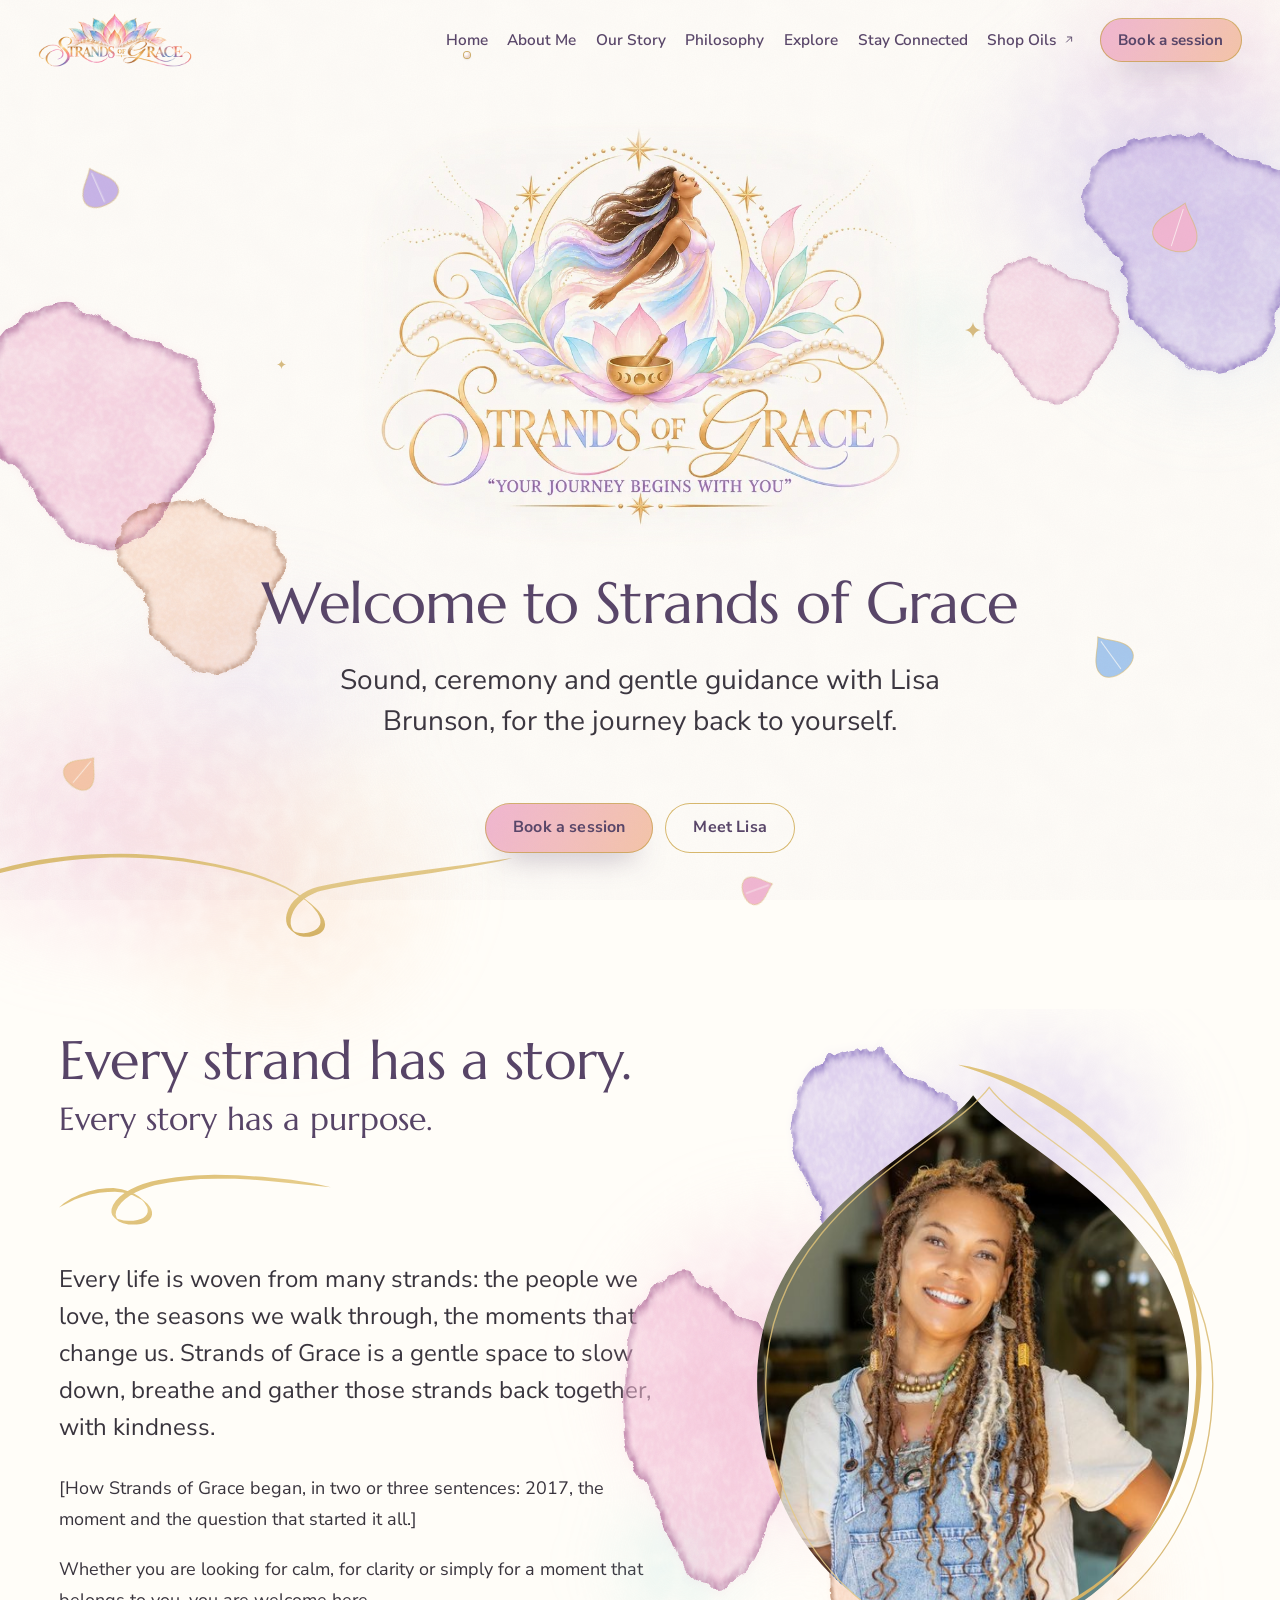
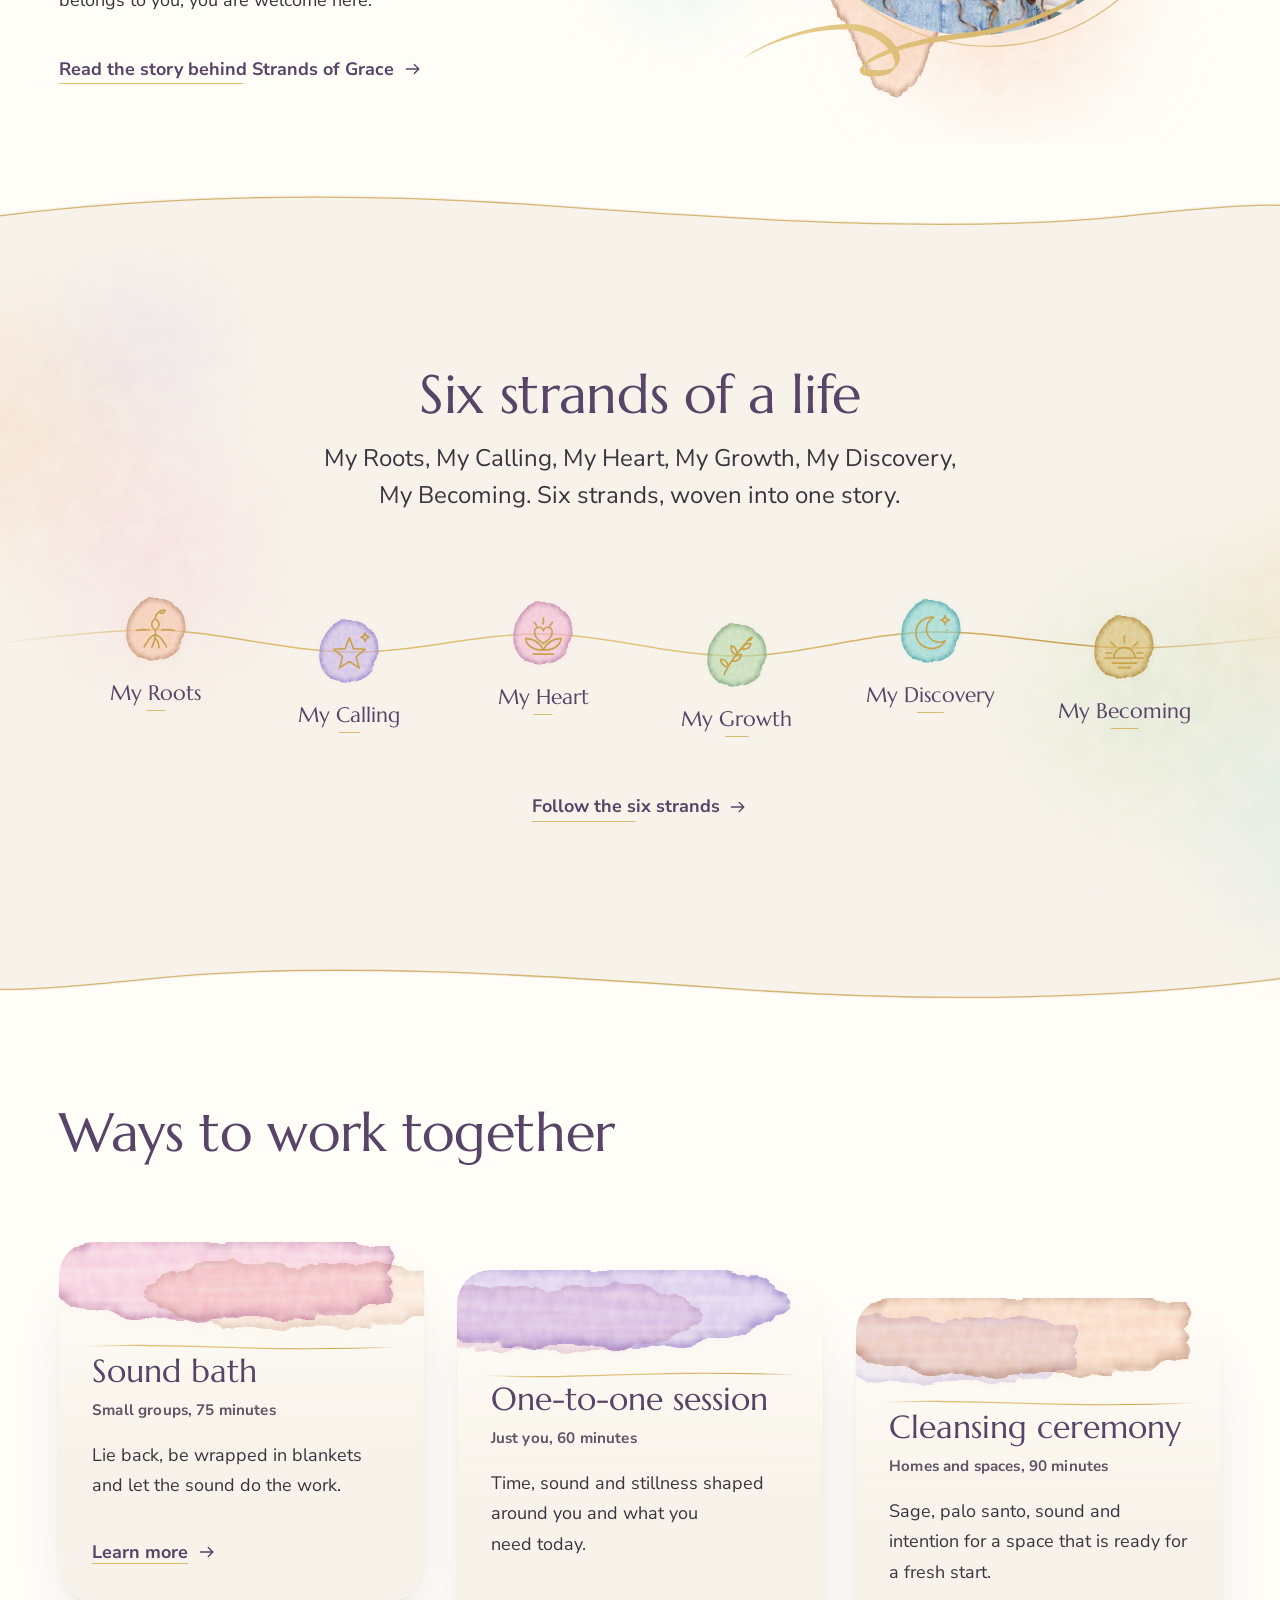
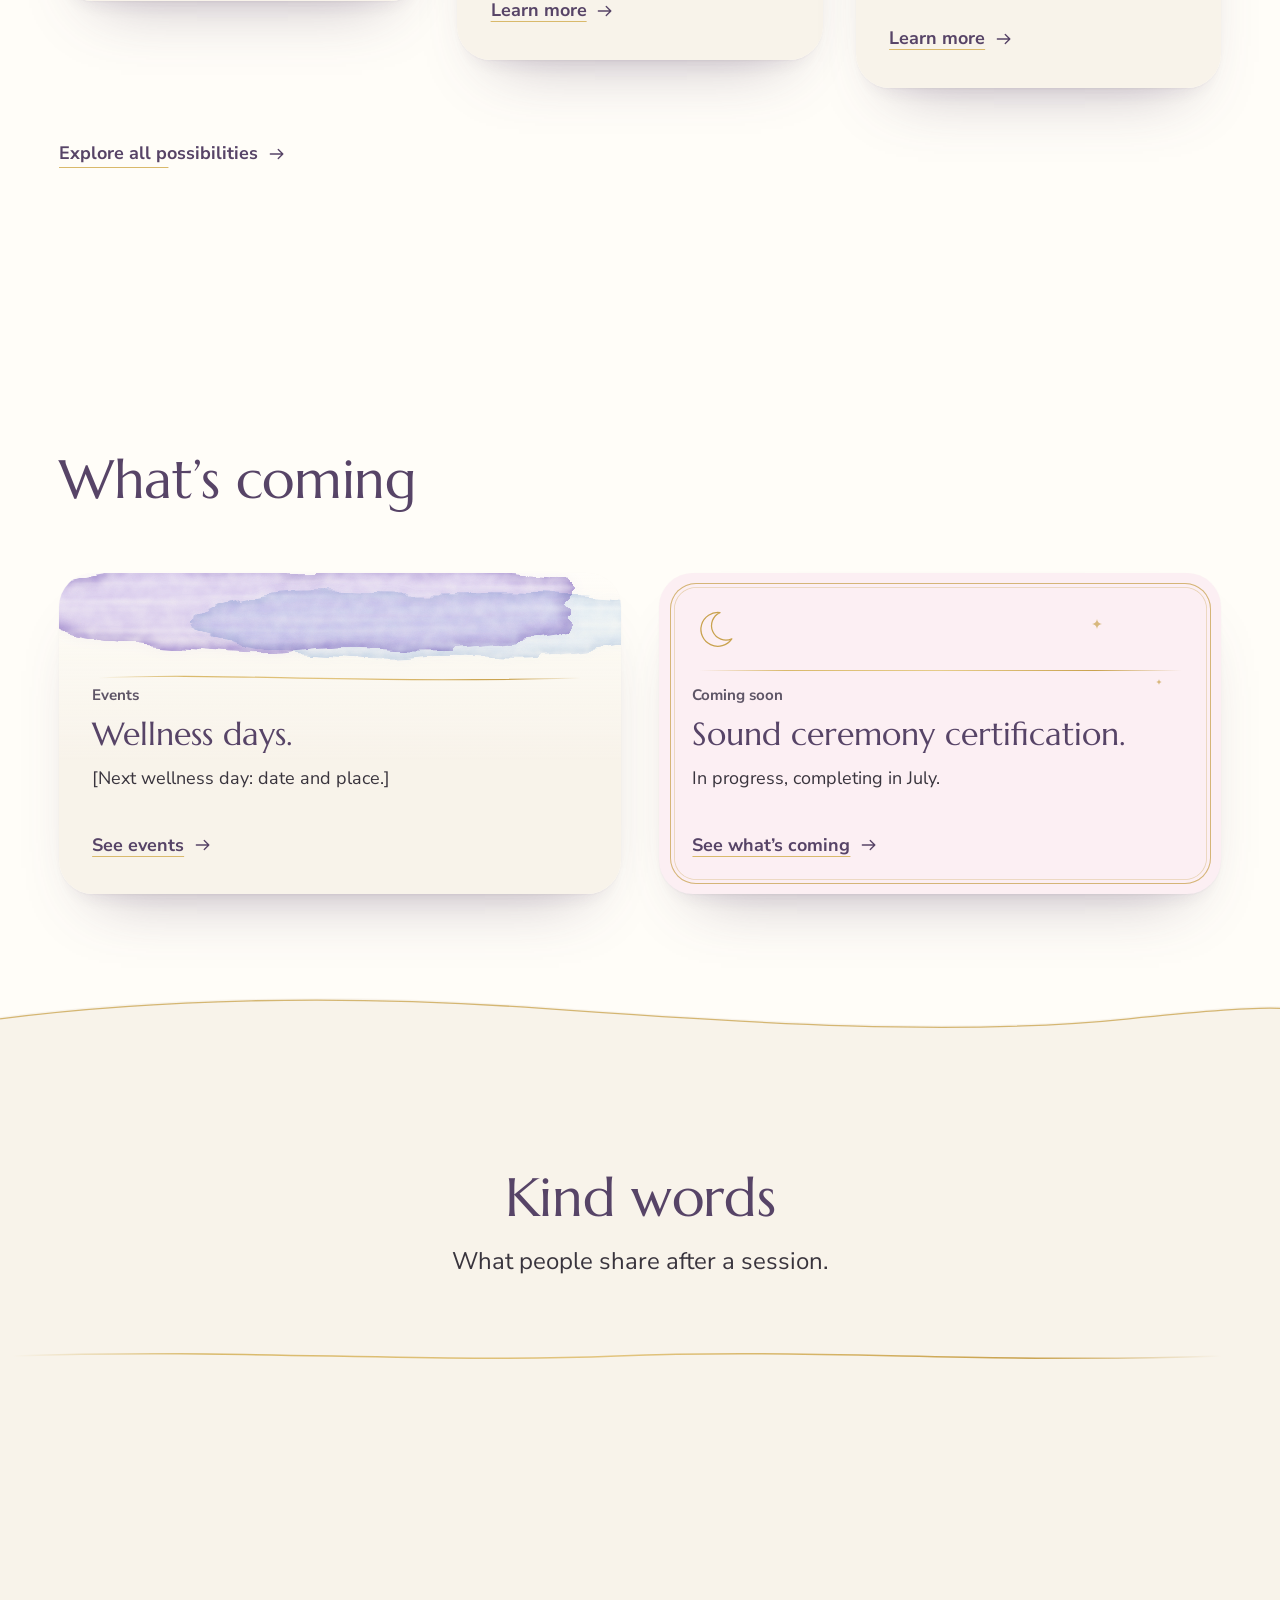
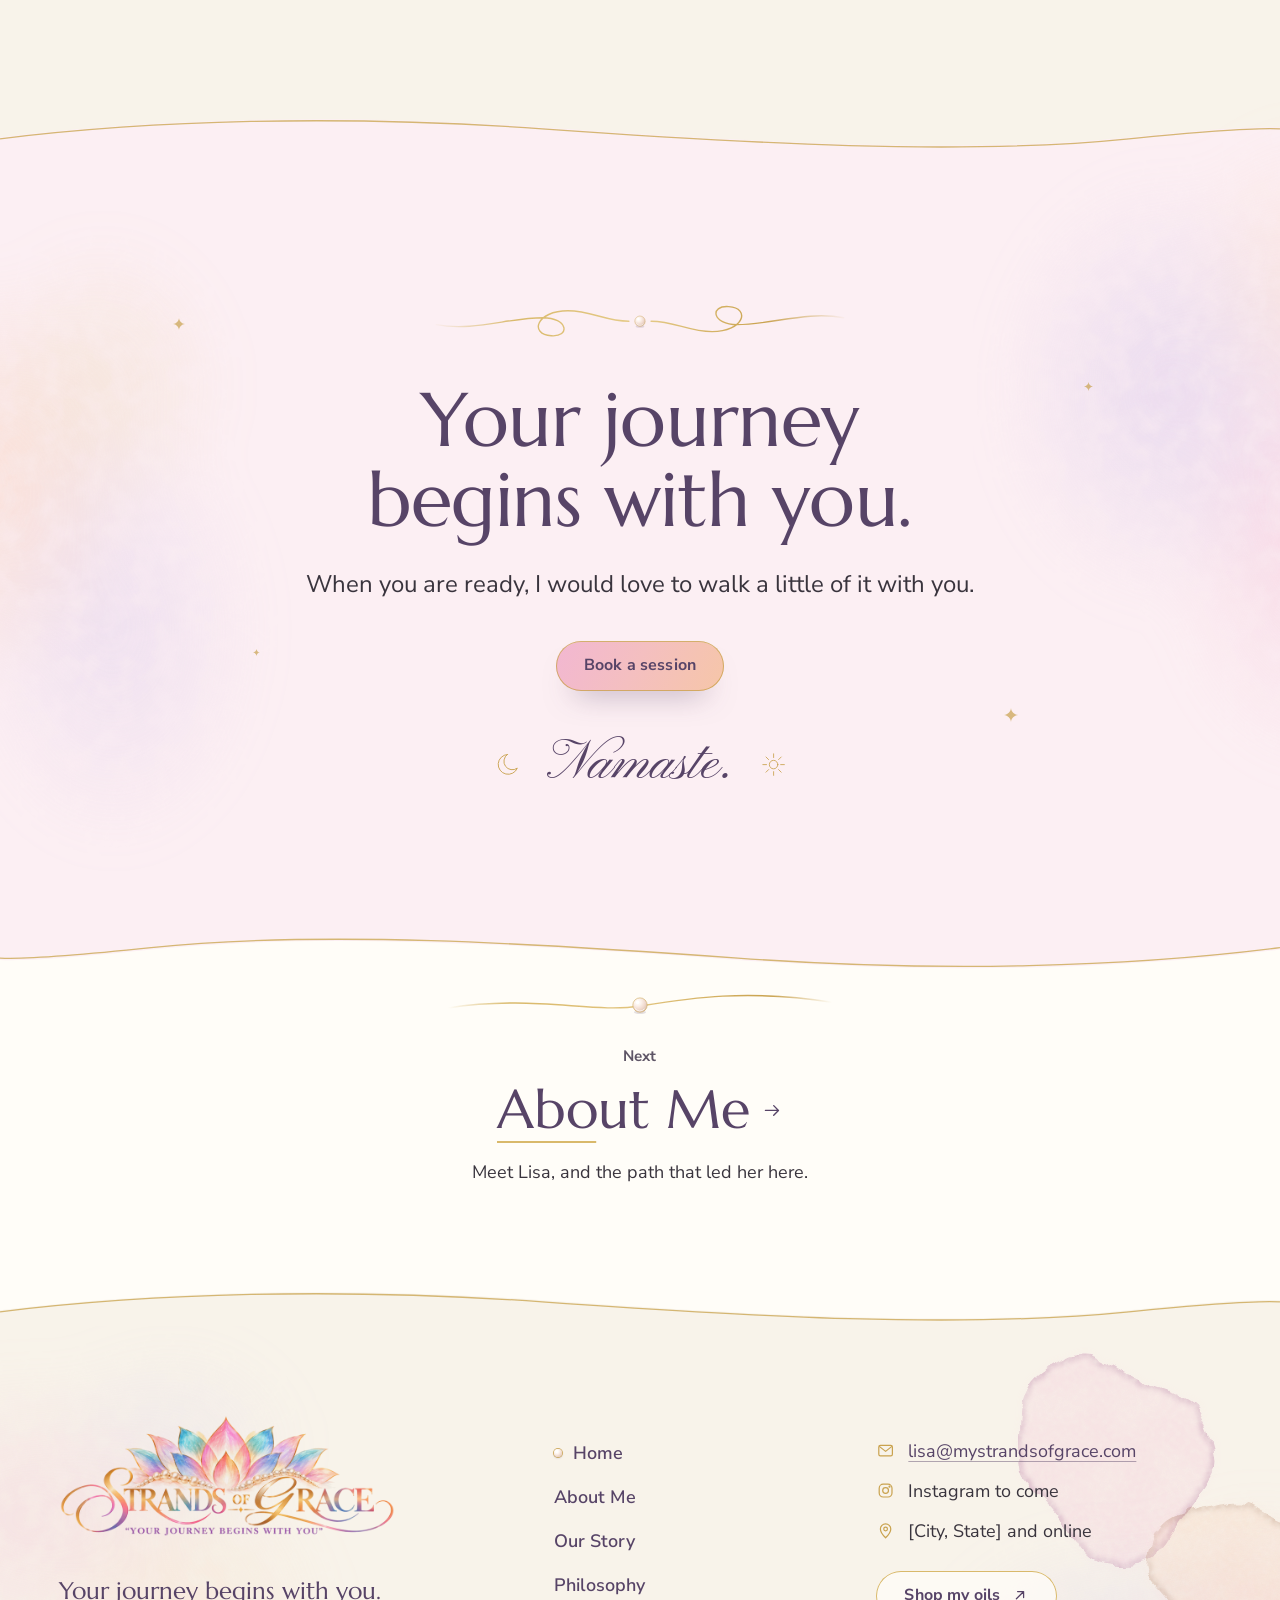
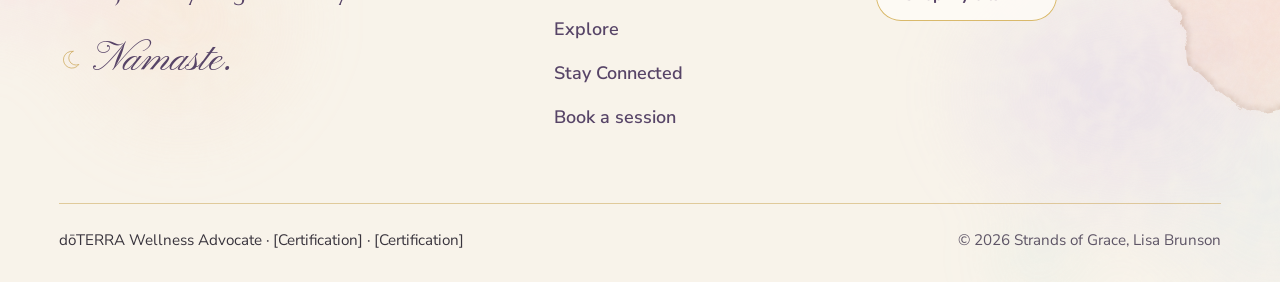
<file: index.html>
<!doctype html>
<html lang="en">
<head>
<meta charset="utf-8">
<meta name="viewport" content="width=device-width, initial-scale=1">
<title>Strands of Grace</title>
<meta name="description" content="Strands of Grace with Lisa Brunson: sound, ceremony and gentle guidance for the journey back to yourself.">
<link rel="canonical" href="https://www.mystrandsofgrace.com/">
<meta property="og:title" content="Strands of Grace">
<meta property="og:description" content="Strands of Grace with Lisa Brunson: sound, ceremony and gentle guidance for the journey back to yourself.">
<meta property="og:type" content="website">
<meta property="og:site_name" content="Strands of Grace">
<meta property="og:image" content="https://www.mystrandsofgrace.com/assets/brand/og-image.jpg">
<meta property="og:image:width" content="1200">
<meta property="og:image:height" content="630">
<meta property="og:image:alt" content="The Strands of Grace logo: a watercolour lotus with a strand of pearls">
<meta name="twitter:card" content="summary_large_image">
<meta name="theme-color" content="#FFFDF8">
<link rel="icon" type="image/png" sizes="32x32" href="assets/brand/favicon-32.png">
<link rel="icon" type="image/png" sizes="192x192" href="assets/brand/icon-192.png">
<link rel="apple-touch-icon" href="assets/brand/apple-touch-icon.png">
<link rel="preconnect" href="https://fonts.googleapis.com">
<link rel="preconnect" href="https://fonts.gstatic.com" crossorigin>
<link rel="stylesheet" href="https://fonts.googleapis.com/css2?family=Marcellus&family=Nunito+Sans:ital,opsz,wght@0,6..12,300..700;1,6..12,300..700&family=Pinyon+Script&display=swap">
<link rel="preload" as="image" href="assets/brand/emblem.webp" imagesrcset="assets/brand/emblem-900.webp 900w, assets/brand/emblem.webp 1448w" imagesizes="(min-width: 48em) 40rem, 92vw" fetchpriority="high">
<link rel="stylesheet" href="css/theme.css">
<link rel="stylesheet" href="css/site.css">
<script>
/* Before anything paints: mark that scripts run, and apply the previews
   (?ink=charcoal|plum for heading colour, ?tagline=1|2 for the story line,
   ?strands=tree|arches|pearls for the six strands on About Me).
   A choice in the address is remembered for the visit (sessionStorage). */
(function (c) {
  c.add('js');
  var q = null, s = null;
  try { q = new URLSearchParams(location.search); } catch (e) {}
  try { s = window.sessionStorage; } catch (e) {}
  var pick = function (key, allowed) {
    var v = q && q.get(key);
    if (allowed.indexOf(v) !== -1) { try { s.setItem('sog-' + key, v); } catch (e) {} return v; }
    try { return s.getItem('sog-' + key); } catch (e) { return null; }
  };
  if (pick('ink', ['plum', 'charcoal']) === 'charcoal') c.add('ink-charcoal');
  if (pick('tagline', ['1', '2']) === '2') c.add('tagline-2');
  var strands = pick('strands', ['tree', 'arches', 'pearls']);
  if (strands === 'arches' || strands === 'pearls') c.add('strands-' + strands);
})(document.documentElement.classList);
</script>
<script src="js/site.js" defer></script>
</head>
<body>
<a class="skip-link" href="#main">Skip to content</a>

<!-- Shared drawing kit: petal mask, watercolour filters, washes, strokes, drops, swashes, pearls, bottles.
     The same on every page: change every copy. -->
<svg class="defs" width="0" height="0" aria-hidden="true" focusable="false">
  <defs>
    <linearGradient id="g-gold" x1="0" y1="0" x2="1" y2="1">
      <stop offset="0" stop-color="#D9B96B"/>
      <stop offset=".5" stop-color="#E6CC8A"/>
      <stop offset="1" stop-color="#C9A24E"/>
    </linearGradient>
    <linearGradient id="g-gold-h" x1="0" y1="0" x2="600" y2="0" gradientUnits="userSpaceOnUse">
      <stop offset="0" stop-color="#D9B96B" stop-opacity="0"/>
      <stop offset=".2" stop-color="#D9B96B"/>
      <stop offset=".5" stop-color="#E6CC8A"/>
      <stop offset=".8" stop-color="#C9A24E"/>
      <stop offset="1" stop-color="#C9A24E" stop-opacity="0"/>
    </linearGradient>
    <linearGradient id="g-gold-fade" x1="0" y1="0" x2="1" y2="0">
      <stop offset="0" stop-color="#D9B96B" stop-opacity="0"/>
      <stop offset=".16" stop-color="#D9B96B"/>
      <stop offset=".5" stop-color="#E2C47E"/>
      <stop offset=".84" stop-color="#C9A24E"/>
      <stop offset="1" stop-color="#C9A24E" stop-opacity="0"/>
    </linearGradient>
    <linearGradient id="g-gold-v" x1="0" y1="0" x2="0" y2="1">
      <stop offset="0" stop-color="#D9B96B" stop-opacity="0"/>
      <stop offset=".05" stop-color="#D9B96B"/>
      <stop offset=".5" stop-color="#E2C47E"/>
      <stop offset=".95" stop-color="#C9A24E"/>
      <stop offset="1" stop-color="#C9A24E" stop-opacity="0"/>
    </linearGradient>
    <radialGradient id="g-pearl" cx=".34" cy=".3" r=".8">
      <stop offset="0" stop-color="#FFFFFF"/>
      <stop offset=".28" stop-color="#FDF3ED"/>
      <stop offset=".62" stop-color="#F1DBD0"/>
      <stop offset="1" stop-color="#D8BBA8"/>
    </radialGradient>
    <clipPath id="clip-petal" clipPathUnits="objectBoundingBox">
      <path d="M.5 0C.41 .1 0 .22 0 .53C0 .8 .225 1 .5 1C.775 1 1 .8 1 .53C1 .22 .59 .1 .5 0Z"/>
    </clipPath>
    <!-- Watercolour wash: a ragged wet edge, pigment pooled darker along the rim,
         a mottled granulated body and a soft bleed beyond the edge. -->
    <filter id="f-paint" x="-22%" y="-22%" width="144%" height="144%" color-interpolation-filters="sRGB">
      <feTurbulence type="fractalNoise" baseFrequency=".012" numOctaves="3" seed="7" result="warp"/>
      <feDisplacementMap in="SourceGraphic" in2="warp" scale="46" xChannelSelector="R" yChannelSelector="G" result="shape"/>
      <feMorphology in="shape" operator="erode" radius="11" result="core"/>
      <feGaussianBlur in="core" stdDeviation="9" result="coreSoft"/>
      <feComposite in="shape" in2="coreSoft" operator="arithmetic" k2="1" k3="-1" result="rimA"/>
      <feColorMatrix in="rimA" type="saturate" values="1.5" result="rimS"/>
      <feColorMatrix in="rimS" type="matrix" values=".74 0 0 0 0  0 .74 0 0 0  0 0 .78 0 0  0 0 0 .95 0" result="rim"/>
      <feComponentTransfer in="shape" result="bodyFlat"><feFuncA type="linear" slope=".52"/></feComponentTransfer>
      <feTurbulence type="fractalNoise" baseFrequency=".05" numOctaves="2" seed="3" result="gran"/>
      <feColorMatrix in="gran" type="matrix" values="0 0 0 0 0  0 0 0 0 0  0 0 0 0 0  0 0 0 -.85 1.3" result="granA"/>
      <feTurbulence type="fractalNoise" baseFrequency=".008" numOctaves="1" seed="11" result="mottle"/>
      <feColorMatrix in="mottle" type="matrix" values="0 0 0 0 0  0 0 0 0 0  0 0 0 0 0  0 0 0 -1 1.4" result="mottleA"/>
      <feComposite in="granA" in2="mottleA" operator="arithmetic" k1="1" result="texture"/>
      <feMerge result="paint"><feMergeNode in="bodyFlat"/><feMergeNode in="rim"/></feMerge>
      <feComposite in="paint" in2="texture" operator="in" result="textured"/>
      <feGaussianBlur in="shape" stdDeviation="14" result="bleedBlur"/>
      <feComponentTransfer in="bleedBlur" result="bleed"><feFuncA type="linear" slope=".16"/></feComponentTransfer>
      <feMerge><feMergeNode in="bleed"/><feMergeNode in="textured"/></feMerge>
    </filter>
    <!-- A loaded flat brush dragged across the paper: bristle streaks and a pooled lower edge. -->
    <filter id="f-stroke" x="-10%" y="-40%" width="120%" height="180%" color-interpolation-filters="sRGB">
      <feTurbulence type="fractalNoise" baseFrequency=".02 .05" numOctaves="3" seed="5" result="warp"/>
      <feDisplacementMap in="SourceGraphic" in2="warp" scale="22" xChannelSelector="R" yChannelSelector="G" result="shape"/>
      <feMorphology in="shape" operator="erode" radius="5" result="core"/>
      <feGaussianBlur in="core" stdDeviation="6" result="coreSoft"/>
      <feComposite in="shape" in2="coreSoft" operator="arithmetic" k2="1" k3="-1" result="rimA"/>
      <feColorMatrix in="rimA" type="saturate" values="1.45" result="rimS"/>
      <feColorMatrix in="rimS" type="matrix" values=".76 0 0 0 0  0 .76 0 0 0  0 0 .8 0 0  0 0 0 .9 0" result="rim"/>
      <feComponentTransfer in="shape" result="bodyFlat"><feFuncA type="linear" slope=".58"/></feComponentTransfer>
      <feTurbulence type="fractalNoise" baseFrequency=".004 .09" numOctaves="2" seed="2" result="streak"/>
      <feColorMatrix in="streak" type="matrix" values="0 0 0 0 0  0 0 0 0 0  0 0 0 0 0  0 0 0 -.9 1.35" result="streakA"/>
      <feTurbulence type="fractalNoise" baseFrequency=".06" numOctaves="2" seed="3" result="gran"/>
      <feColorMatrix in="gran" type="matrix" values="0 0 0 0 0  0 0 0 0 0  0 0 0 0 0  0 0 0 -.7 1.2" result="granA"/>
      <feComposite in="streakA" in2="granA" operator="arithmetic" k1="1" result="texture"/>
      <feMerge result="paint"><feMergeNode in="bodyFlat"/><feMergeNode in="rim"/></feMerge>
      <feComposite in="paint" in2="texture" operator="in" result="textured"/>
      <feGaussianBlur in="shape" stdDeviation="8" result="bleedBlur"/>
      <feComponentTransfer in="bleedBlur" result="bleed"><feFuncA type="linear" slope=".14"/></feComponentTransfer>
      <feMerge><feMergeNode in="bleed"/><feMergeNode in="textured"/></feMerge>
    </filter>
    <!-- Small drops: the same character at a small size (the seven colours, emblems, labels). -->
    <filter id="f-drop" x="-30%" y="-30%" width="160%" height="160%" color-interpolation-filters="sRGB">
      <feTurbulence type="fractalNoise" baseFrequency=".04" numOctaves="2" seed="5" result="warp"/>
      <feDisplacementMap in="SourceGraphic" in2="warp" scale="9" xChannelSelector="R" yChannelSelector="G" result="shape"/>
      <feMorphology in="shape" operator="erode" radius="2.2" result="core"/>
      <feGaussianBlur in="core" stdDeviation="2.4" result="coreSoft"/>
      <feComposite in="shape" in2="coreSoft" operator="arithmetic" k2="1" k3="-1" result="rimA"/>
      <feColorMatrix in="rimA" type="saturate" values="1.45" result="rimS"/>
      <feColorMatrix in="rimS" type="matrix" values=".76 0 0 0 0  0 .76 0 0 0  0 0 .8 0 0  0 0 0 .92 0" result="rim"/>
      <feComponentTransfer in="shape" result="bodyFlat"><feFuncA type="linear" slope=".6"/></feComponentTransfer>
      <feTurbulence type="fractalNoise" baseFrequency=".2" numOctaves="2" seed="3" result="gran"/>
      <feColorMatrix in="gran" type="matrix" values="0 0 0 0 0  0 0 0 0 0  0 0 0 0 0  0 0 0 -.7 1.22" result="granA"/>
      <feMerge result="paint"><feMergeNode in="bodyFlat"/><feMergeNode in="rim"/></feMerge>
      <feComposite in="paint" in2="granA" operator="in" result="textured"/>
      <feGaussianBlur in="shape" stdDeviation="4" result="bleedBlur"/>
      <feComponentTransfer in="bleedBlur" result="bleed"><feFuncA type="linear" slope=".18"/></feComponentTransfer>
      <feMerge><feMergeNode in="bleed"/><feMergeNode in="textured"/></feMerge>
    </filter>
    <!-- Fades for the washes: each mask keeps one side crisp and lets the other
         dissolve, like wet-in-wet paint. Named for the crisp side. -->
    <linearGradient id="g-fade-tl" x1="0" y1="0" x2="1" y2="1"><stop offset=".2" stop-color="#fff"/><stop offset=".55" stop-color="#fff" stop-opacity=".7"/><stop offset=".85" stop-color="#fff" stop-opacity=".1"/></linearGradient>
    <linearGradient id="g-fade-br" x1="1" y1="1" x2="0" y2="0"><stop offset=".2" stop-color="#fff"/><stop offset=".55" stop-color="#fff" stop-opacity=".7"/><stop offset=".85" stop-color="#fff" stop-opacity=".1"/></linearGradient>
    <linearGradient id="g-fade-bl" x1="0" y1="1" x2="1" y2="0"><stop offset=".2" stop-color="#fff"/><stop offset=".55" stop-color="#fff" stop-opacity=".7"/><stop offset=".85" stop-color="#fff" stop-opacity=".1"/></linearGradient>
    <linearGradient id="g-fade-tr" x1="1" y1="0" x2="0" y2="1"><stop offset=".2" stop-color="#fff"/><stop offset=".55" stop-color="#fff" stop-opacity=".7"/><stop offset=".85" stop-color="#fff" stop-opacity=".1"/></linearGradient>
    <mask id="m-fade-tl" maskContentUnits="objectBoundingBox" x="-.4" y="-.4" width="1.8" height="1.8"><rect x="-.4" y="-.4" width="1.8" height="1.8" fill="url(#g-fade-tl)"/></mask>
    <mask id="m-fade-br" maskContentUnits="objectBoundingBox" x="-.4" y="-.4" width="1.8" height="1.8"><rect x="-.4" y="-.4" width="1.8" height="1.8" fill="url(#g-fade-br)"/></mask>
    <mask id="m-fade-bl" maskContentUnits="objectBoundingBox" x="-.4" y="-.4" width="1.8" height="1.8"><rect x="-.4" y="-.4" width="1.8" height="1.8" fill="url(#g-fade-bl)"/></mask>
    <mask id="m-fade-tr" maskContentUnits="objectBoundingBox" x="-.4" y="-.4" width="1.8" height="1.8"><rect x="-.4" y="-.4" width="1.8" height="1.8" fill="url(#g-fade-tr)"/></mask>
    <!-- Wash silhouettes, painted with #f-paint. Layer two or three in different
         colours with class="mul" and new colours appear where they meet. -->
    <symbol id="s-wash-a" viewBox="0 0 1000 1000" overflow="visible"><path d="M838 377C883 494 832 477 772 627C711 776 760 824 637 876C513 928 472 886 361 799C249 712 327 723 265 586C204 448 120 461 156 339C191 218 244 211 384 181C524 150 486 178 623 237C759 296 793 260 838 377Z" fill="currentColor" filter="url(#f-paint)"/></symbol>
    <symbol id="s-wash-b" viewBox="0 0 1000 1000" overflow="visible"><path d="M914 573C892 671 785 623 661 692C537 760 623 768 500 800C377 832 347 872 249 799C152 726 157 680 175 557C193 435 249 509 309 390C370 271 278 244 377 162C476 79 533 54 640 115C747 176 652 228 734 365C816 502 936 475 914 573Z" fill="currentColor" filter="url(#f-paint)"/></symbol>
    <symbol id="s-wash-c" viewBox="0 0 1000 1000" overflow="visible"><path d="M746 672C657 802 651 841 521 839C392 838 413 785 315 668C216 551 193 597 194 450C195 303 196 240 319 177C442 114 456 172 606 241C755 309 774 277 817 407C859 536 834 542 746 672Z" fill="currentColor" filter="url(#f-paint)"/></symbol>
    <symbol id="s-stroke" viewBox="0 0 600 140" overflow="visible">
      <path d="M0 66C40 28 120 18 220 24C330 30 440 18 600 36L600 102C540 112 480 124 400 118C330 112 300 130 230 122C150 114 70 118 0 74Z" fill="currentColor" filter="url(#f-stroke)"/>
    </symbol>
    <symbol id="s-drop" viewBox="0 0 100 100" overflow="visible">
      <path d="M51 12C71 13 88 30 85 53C82 76 65 88 47 87C26 86 12 71 15 49C18 27 33 11 51 12Z" fill="currentColor" filter="url(#f-drop)"/>
    </symbol>
    <symbol id="s-petal" viewBox="0 0 100 100" overflow="visible">
      <path d="M50 2C64 24 94 42 94 68C94 88 74 98 50 98C26 98 6 88 6 68C6 42 36 24 50 2Z" fill="currentColor"/>
      <path d="M50 2C64 24 94 42 94 68C94 88 74 98 50 98C26 98 6 88 6 68C6 42 36 24 50 2Z" fill="none" stroke="#D9B96B" stroke-opacity=".6" stroke-width="1" vector-effect="non-scaling-stroke"/>
      <path d="M50 14C50 40 50 66 50 90" fill="none" stroke="#FFFDF8" stroke-opacity=".7" stroke-width="1" vector-effect="non-scaling-stroke"/>
    </symbol>
    <symbol id="s-pearl" viewBox="0 0 24 24" overflow="visible">
      <ellipse cx="12" cy="21" rx="7.5" ry="2.2" fill="#574467" opacity=".16"/>
      <circle cx="12" cy="12" r="9" fill="url(#g-pearl)" stroke="#C9A24E" stroke-opacity=".75" stroke-width=".9"/>
      <path d="M6 16.5A7.2 7.2 0 0 0 17.4 17" fill="none" stroke="#FFFFFF" stroke-opacity=".8" stroke-width="1.1" stroke-linecap="round"/>
      <circle cx="9" cy="8.4" r="2.1" fill="#FFFFFF" opacity=".95"/>
    </symbol>
    <symbol id="s-flourish" viewBox="0 0 600 90" overflow="visible">
      <g fill="none" stroke="url(#g-gold-h)" stroke-width="1.4" stroke-linecap="round">
        <path vector-effect="non-scaling-stroke" d="M284 45C250 45 230 30 196 30C150 30 140 64 172 66C200 68 196 40 160 40C110 40 60 60 6 50"/>
        <path vector-effect="non-scaling-stroke" d="M316 45C350 45 370 60 404 60C450 60 460 26 428 24C400 22 404 50 440 50C490 50 540 30 594 40"/>
      </g>
      <use href="#s-pearl" x="290" y="35" width="20" height="20"/>
    </symbol>
    <symbol id="s-swash-long" viewBox="0 0 1000 260" overflow="visible"><path d="M0 150.1L51.8 133.3L74.9 126.6L98.5 120.6L130.7 113.2L155.5 108.3L180.8 104.1L206.5 100.7L232.7 98L259.3 96.2L286.2 95.2L313.4 95.1L340.9 95.8L368.7 97.4L415.4 102.2L443.7 106.4L472 111.5L500.4 117.7L536.9 127L558.8 133.9L578.9 141.6L597.1 149.8L617.2 160.7L634 171.8L644.4 181.3L653.8 192.8L657.4 199.3L659.3 205.3L659.6 210.4L658.7 214.4L656.3 218.6L653.3 221.7L648.6 224.7L641.9 227.4L636.9 228.7L629.9 229.4L623.8 229.2L618.2 228.3L613.3 226.6L610.9 224.3L608 218.6L606.7 212.7L606.9 204.8L608.5 198.1L611.3 191L614.4 185.7L619.8 178.6L624.9 173.4L630.8 168.4L637.8 163.8L645.7 159.7L654.5 156L660.9 154L681 149.7L728.2 141.2L857.7 122.5L928.5 111.1L976.2 101.9L994.1 97.8L1000 95.9L915.9 108L827.8 119.2L737.8 131.9L705.6 137.1L674.4 142.9L655.4 146.9L645.2 150.2L636 154.2L627.7 158.9L620.5 164.2L612.3 171.9L607.4 178.2L602.5 186.9L599.5 195.7L598.5 202.2L598.8 208.5L600.2 214.3L602.8 219.4L607.8 224.8L616.8 231.6L622.7 234.3L629.7 235.8L640.7 235.8L646.8 234.6L654.7 231.9L659.1 229.5L662.7 226.4L665.5 222.7L667.2 218.5L667.8 214.1L666.8 207.6L665.1 203.3L661.6 197L656.8 190.6L650.7 184.1L643.4 177.4L631.8 168.3L614.7 156.4L598.5 147.1L580.3 138.3L560.1 130.1L538.2 122.6L501.6 112.8L473.1 106.4L444.6 101L416.2 96.5L387.9 93.1L359.8 90.6L332 89L304.3 88.3L277 88.6L249.9 89.6L223.3 91.6L188.3 95.4L162.6 99.2L137.4 103.7L112.7 109.1L88.7 115.6L57.7 125.4L35.2 133.7L13.6 142.8L0 149.9Z" fill="url(#g-gold)"/></symbol>
    <symbol id="s-swash-long-r" viewBox="0 0 1000 260" overflow="visible"><path d="M1000 149.9L986.3 143L964.6 134.1L942.2 125.9L911.2 116.2L887.2 109.7L862.6 104.1L837.4 99.2L811.7 95.4L776.7 91.6L750.1 89.6L723 88.6L695.7 88.3L668 89L640.2 90.6L612.1 93.1L583.8 96.5L555.4 101L526.9 106.4L498.4 112.8L461.8 122.6L439.9 130.1L419.7 138.3L401.5 147.1L385.3 156.4L368.2 168.3L356.6 177.4L349.3 184.1L343.2 190.6L338.4 197L334.9 203.3L333.2 207.6L332.2 214.1L332.8 218.5L334.5 222.7L337.3 226.4L340.9 229.5L345.3 231.9L353.2 234.6L359.3 235.8L370.3 235.8L377.3 234.3L383.2 231.6L392.2 224.8L397.2 219.4L399.8 214.3L401.2 208.5L401.5 202.2L400.5 195.7L397.5 186.9L392.6 178.2L387.7 171.9L379.5 164.2L372.3 158.9L364 154.2L354.8 150.2L344.6 146.9L325.6 142.9L294.4 137.1L262.2 131.9L206.5 123.9L0 95.9L5.9 97.9L29.7 103.5L83.3 113.7L118.7 119.5L222.4 133.7L271.8 141.2L319 149.7L339.1 154L345.5 156L354.3 159.7L362.2 163.8L369.2 168.4L375.1 173.4L380.2 178.6L385.6 185.7L388.7 191L391.5 198.1L393.1 204.8L393.3 212.7L392 218.6L389.1 224.3L386.7 226.6L381.8 228.3L376.2 229.2L370.1 229.4L363.1 228.7L358.1 227.4L351.4 224.7L346.7 221.7L343.7 218.6L341.3 214.4L340.4 210.4L340.7 205.3L342.6 199.3L346.2 192.8L355.6 181.3L366 171.8L382.8 160.7L402.9 149.8L421.1 141.6L441.2 133.9L463.1 127L499.6 117.7L528 111.5L556.3 106.4L584.6 102.2L631.3 97.4L659.1 95.8L686.6 95.1L713.8 95.2L740.7 96.2L767.3 98L793.5 100.7L819.2 104.1L852.9 109.6L877.5 114.4L901.7 119.9L925.3 126.1L948.3 132.8L1000 150.1Z" fill="url(#g-gold)"/></symbol>
    <symbol id="s-swash-flourish" viewBox="0 0 400 110" overflow="visible"><path d="M400 39.9L375.4 34.7L341.6 29.2L299.3 24.8L263.2 22.5L228.7 21.8L199.9 22.7L172.4 25.2L146.4 29.3L135.9 31.5L123.4 35.2L115 38.5L104.9 43.3L96.3 48.5L89.2 54.1L83.6 60L79.5 66L77.3 72.1L77.1 76.7L78.2 80.8L81.5 85.1L88 90.3L94.2 93.2L102.3 94.8L114.5 94.9L120.4 94L125.5 92.5L129.9 90.4L133.4 87.5L135.8 84L136.8 80L136.7 76L135.5 72.2L133.6 68.6L130.1 64.2L117.5 53.5L110.9 49.5L105.2 46.9L92.3 43L80.1 41.3L69.8 41.6L56.8 43.2L43.1 46.4L30.6 50.7L18 56.7L7.1 63.6L0 69.9L23.2 58.2L34.7 53.9L45.8 50.7L59.2 48.2L71.8 47L82.3 46.7L93.7 47.9L107.8 51.6L119.3 57.2L122.1 59L125.4 62.4L129.5 69.3L130.4 72.5L130.4 76.3L129.2 79.8L126.9 82.8L123.7 85.2L120.1 86.9L115.4 88.3L109.3 89.2L102.6 89.5L95.2 89L88 87.3L85.6 86.3L84.8 85.4L83.3 80.5L84.1 75L87.1 68.6L92 62.5L97.5 57.4L104.5 52.3L113 47.5L120.4 44L131.5 39.9L140.8 37.2L162.1 33L184.6 30L208.3 28.1L233 27.4L258.7 27.7L280.8 28.7L308.1 30.7L400 40.1Z" fill="url(#g-gold)"/></symbol>
    <symbol id="s-swash-arc" viewBox="0 0 600 760" overflow="visible"><path d="M330 -0.1L316.6 2L296.6 7L276.6 13.4L256.7 21.2L236.9 30.3L223.9 37L211.2 44.6L192.4 57L174.2 70.7L162.4 80.5L145.2 96.2L134.2 107.3L118.3 125L108.3 137.6L94.1 157.3L85.2 171.2L72.8 193L65.3 208.2L58.3 223.9L52 240.2L43.6 265.6L38.9 283.2L34.9 301.3L31.7 320L29.3 339.1L27.9 358.1L27.4 377L27.8 395.6L29.1 414L31.3 432.1L34.3 449.9L38.1 467.3L42.9 484.4L48.4 501.1L54.8 517.4L62 533.2L70 548.5L78.8 563.4L88.4 577.6L98.8 591.3L121.3 617.4L133.7 629.6L146.8 641.1L160.7 652L175.3 662.2L190.7 671.6L206.9 680.3L223.8 688.1L241.4 695.1L259.8 701.3L278.9 706.5L308.8 712.6L348.8 717.7L370.8 721.3L394 726.6L413.6 732.4L433.3 740.4L441.7 745L447.2 748.8L447.5 750.8L446.9 752.1L445.7 752.2L445.2 751.5L443.5 752.6L439.9 753.6L430.2 754.3L420.5 753.6L414.6 752.2L411 750.5L410.1 749.7L409.4 746.2L409.8 742L411.5 736.6L414.9 730.7L418.8 725.7L428.5 717.2L435.5 712.9L441.4 710L454.8 705.5L467.3 703.5L482.3 703.5L499.5 704.9L516.4 707.6L532.9 711.4L550.9 717L567.7 723.5L583.1 730.7L600 739.9L585.5 730.5L566.6 720.6L547.5 712.6L529.2 706.4L510.1 701.5L490.2 698.2L470 696.6L455.9 697.2L447.9 698.7L440.4 700.8L433.4 703.6L425 708.2L419.5 712.1L413.1 717.9L408.2 724.2L405.4 729.1L403.7 734.1L403.1 739L403.8 743.7L405.8 747.7L408.9 750.7L411.4 754.3L415.4 757.6L420.7 760L427.4 761.4L439 761.9L447.6 760.7L450.4 759.4L452.6 757.1L453.3 755.6L453 752.4L445 743.4L440.8 739.9L431.1 734.2L418.3 728.4L395.6 720.8L372.1 715L349.8 711L299.8 704.4L270.8 698.2L243.3 689.9L217.3 679.8L192.8 667.9L177.4 658.9L162.7 649.3L141.9 633.4L129 621.9L116.8 609.8L105.4 597L100.1 590.3L90.2 576.4L81 562L68.8 539.5L61.6 523.9L55.3 507.9L49.8 491.5L45.1 474.7L39.6 448.9L36.9 431.3L34.6 404.4L34 386.2L34.4 367.8L35.6 349.2L37.7 330.5L40.7 311.9L44.5 293.9L51.5 267.9L56.9 251.3L63 235.1L69.7 219.5L80.7 197.1L88.7 182.9L101.7 162.5L110.9 149.5L125.5 131.1L135.8 119.4L151.8 103L162.9 92.6L180.1 78.1L191.9 69.1L210 56.5L234.7 41.4L253.5 31.1L266.1 24.9L285.3 16.4L304.5 9L330 0.1Z" fill="url(#g-gold)"/></symbol>
    <symbol id="s-swash-arc-r" viewBox="0 0 600 760" overflow="visible"><path d="M270 0.1L295.5 9L314.7 16.4L333.9 24.9L346.5 31.1L365.3 41.4L390 56.5L408.1 69.1L419.9 78.1L437.1 92.6L448.2 103L464.2 119.4L474.5 131.1L489.1 149.5L498.3 162.5L511.3 182.9L519.3 197.1L530.3 219.5L537 235.1L543.1 251.3L548.5 267.9L555.5 293.9L559.3 311.9L562.3 330.5L564.4 349.2L565.6 367.8L566 386.2L565.4 404.4L563.1 431.3L560.4 448.9L554.9 474.7L550.2 491.5L544.7 507.9L538.4 523.9L531.2 539.5L519 562L509.8 576.4L499.9 590.3L494.6 597L483.2 609.8L471 621.9L458.1 633.4L437.3 649.3L422.6 658.9L407.2 667.9L382.7 679.8L356.7 689.9L329.2 698.2L300.2 704.4L250.2 711L227.9 715L204.4 720.8L181.7 728.4L168.9 734.2L159.2 739.9L155 743.4L147 752.4L146.7 755.6L147.4 757.1L149.6 759.4L152.4 760.7L161 761.9L172.6 761.4L179.3 760L184.6 757.6L188.6 754.3L191.1 750.7L194.2 747.7L196.2 743.7L196.9 739L196.3 734.1L194.6 729.1L191.8 724.2L186.9 717.9L180.5 712.1L175 708.2L166.6 703.6L159.6 700.8L152.1 698.7L144.1 697.2L130 696.6L109.8 698.2L89.9 701.5L70.8 706.4L52.5 712.6L33.4 720.6L14.5 730.5L0 739.9L16.9 730.7L32.3 723.5L49.1 717L67.1 711.4L83.6 707.6L100.5 704.9L117.7 703.5L132.7 703.5L145.2 705.5L158.6 710L164.5 712.9L171.5 717.2L181.2 725.7L185.1 730.7L188.5 736.6L190.2 742L190.6 746.2L189.9 749.7L189 750.5L185.4 752.2L179.5 753.6L169.8 754.3L160.1 753.6L156.5 752.6L154.8 751.5L154.3 752.2L153.1 752.1L152.5 750.8L152.8 748.8L158.3 745L166.7 740.4L186.4 732.4L206 726.6L229.2 721.3L251.2 717.7L291.2 712.6L321.1 706.5L340.2 701.3L358.6 695.1L376.2 688.1L393.1 680.3L409.3 671.6L424.7 662.2L439.3 652L453.2 641.1L466.3 629.6L478.7 617.4L501.2 591.3L511.6 577.6L521.2 563.4L530 548.5L538 533.2L545.2 517.4L551.6 501.1L557.1 484.4L561.9 467.3L565.7 449.9L568.7 432.1L570.9 414L572.2 395.6L572.6 377L572.1 358.1L570.7 339.1L568.3 320L565.1 301.3L561.1 283.2L556.4 265.6L548 240.2L541.7 223.9L534.7 208.2L527.2 193L514.8 171.2L505.9 157.3L491.7 137.6L481.7 125L465.8 107.3L454.8 96.2L437.6 80.5L425.8 70.7L407.6 57L388.8 44.6L376.1 37L363.1 30.3L343.3 21.2L323.4 13.4L303.4 7L283.4 2L270 -0.1Z" fill="url(#g-gold)"/></symbol>
    <symbol id="s-swash-wave" viewBox="0 0 900 130" overflow="visible"><path d="M0 70.1L55.7 60.3L87.2 55.5L132 49.7L170.7 46L209.6 44L241.9 43.5L280.3 44.5L312 46.7L349.2 51.1L385.4 57.4L404.2 62.8L413.8 66.7L422.4 71L429.8 75.7L438.2 83.8L442.7 90.4L444.2 94L444.7 97.3L443.7 101.7L441.7 104.4L439.6 106.1L433.3 108.4L425 109.3L419.5 109L415.9 108.2L414.4 106.5L413.2 102.6L413.4 96.9L414.9 91.7L417.9 85.9L421.5 81L426.4 76.1L430.9 72.6L442.1 66.2L456.2 61.4L470.2 59.1L510.4 58.1L553 58.8L597.4 60.7L726.6 67.9L786 69.7L821.7 69L855.9 66.9L881.7 63.8L894 61.6L900 59.9L848.9 63.6L821.6 64.4L793.3 64.3L719.3 62.1L597.7 55.3L545.9 53L496.6 52.3L469.8 52.9L460.5 53.6L451.9 55.1L444 57.2L436.7 59.9L428.1 64.3L422.5 68L416.2 73.6L412.4 78L408.5 84.2L406.3 90.6L405.7 95.2L406.7 101.1L408.7 104.7L411.7 107.5L419.7 112.9L424.4 114.5L430.2 115.1L439.6 114.2L444.3 112.8L447 111.3L449.3 109.3L451 106.8L451.9 104L451.9 99.8L449.5 93.2L443.8 85.7L435.7 78.3L423.4 69.4L414.9 64.4L405.4 59.8L394.9 55.8L386.4 53.2L356.1 47.3L318.8 42.2L280.6 39L235.4 37.7L196.4 38.4L150.8 41.3L105.5 46.4L73.6 51.7L30 61.1L11.8 66L0 69.9Z" fill="url(#g-gold)"/></symbol>
    <symbol id="s-arrow" viewBox="0 0 24 24">
      <path d="M4 12h15M13.5 6.5 19 12l-5.5 5.5" fill="none" stroke="currentColor" stroke-width="1.6" stroke-linecap="round" stroke-linejoin="round"/>
    </symbol>
    <symbol id="s-external" viewBox="0 0 24 24">
      <path d="M8 16 16.5 7.5M9.5 7h7.5v7.5" fill="none" stroke="currentColor" stroke-width="1.6" stroke-linecap="round" stroke-linejoin="round"/>
    </symbol>
    <!-- An oil bottle: plum cap, gold collar, ivory glass and a label painted in the oil's colour. -->
    <symbol id="s-bottle" viewBox="0 0 60 112" overflow="visible">
      <rect x="18" y="1" width="24" height="29" rx="4.5" fill="#574467"/>
      <path d="M22.5 7v18M27 7v18M31.5 7v18M36 7v18" stroke="#FFFDF8" stroke-opacity=".2" stroke-width="1.2"/>
      <rect x="20" y="29" width="20" height="8" rx="1" fill="url(#g-gold)"/>
      <path d="M15 37h30a7 7 0 0 1 7 7v57a9 9 0 0 1-9 9H17a9 9 0 0 1-9-9V44a7 7 0 0 1 7-7Z" fill="#FFFDF8" fill-opacity=".9" stroke="#C9A24E" stroke-width="1.3"/>
      <rect x="12.5" y="50" width="35" height="41" rx="2.5" fill="#FFFDF8" stroke="#D9B96B" stroke-opacity=".9" stroke-width=".9"/>
      <path d="M17 58C22 48 44 50 46 60C48 72 41 80 30 80C18 80 12 68 17 58Z" fill="currentColor" filter="url(#f-drop)"/>
      <path d="M19 82.5h22M24 86.5h12" stroke="#C9A24E" stroke-opacity=".75" stroke-width="1" stroke-linecap="round"/>
      <path d="M13.5 45v46" stroke="#FFFFFF" stroke-opacity=".85" stroke-width="2.2" stroke-linecap="round"/>
    </symbol>
    <!-- The six strands, drawn as fine gold lines (stroke colour and width come from the page).
         Roots: a seed putting down roots. Calling: a star. Heart: a heart held in a lotus.
         Growth: a leafing branch. Discovery: a crescent moon. Becoming: a rising sun. -->
    <symbol id="s-sym-roots" viewBox="0 0 48 48" overflow="visible"><path fill="none" stroke="currentColor" d="M24 12.5c3.4 2 4.5 5.7 2.6 8.8-.7 1.1-1.6 1.9-2.6 2.3-1-.4-1.9-1.2-2.6-2.3-1.9-3.1-.8-6.8 2.6-8.8ZM24 12.5c0-2.8 1.1-5 3.4-6.4M27.4 6.1c1.7-1.7 4-2.3 6.3-1.9-.6 2.3-2.7 3.8-6.3 1.9ZM5.5 24.2c3.8-1 7.9-1.2 12.1-.6M30.4 23.6c4.2-.6 8.3-.4 12.1.6M24 23.6v4c0 4.6-1.2 8.8-3.4 13M24 28c-3.4 1.2-6.4 3.8-8.4 8M24 28c3.4 1.2 6.4 3.8 8.4 8M24 31.6c2.4 2.4 3.4 6 3.6 9.4M15.6 36c-1.3 1.2-2.1 2.8-2.6 4.4M32.4 36c1.3 1.2 2.1 2.8 2.6 4.4"/></symbol>
    <symbol id="s-sym-calling" viewBox="0 0 48 48" overflow="visible"><path fill="none" stroke="currentColor" d="M24.0 9.5L28.1 20.3L39.7 20.9L30.7 28.2L33.7 39.3L24.0 33.0L14.3 39.3L17.3 28.2L8.3 20.9L19.9 20.3ZM39.5 5c.4 2.4 1.7 3.7 4.1 4.1-2.4.4-3.7 1.7-4.1 4.1-.4-2.4-1.7-3.7-4.1-4.1 2.4-.4 3.7-1.7 4.1-4.1Z"/></symbol>
    <symbol id="s-sym-heart" viewBox="0 0 48 48" overflow="visible"><path fill="none" stroke="currentColor" d="M24 33c-5.4-3.4-8.6-6.8-8.6-10.6a4.3 4.3 0 0 1 8.6-1.9 4.3 4.3 0 0 1 8.6 1.9c0 3.8-3.2 7.2-8.6 10.6ZM24 39.5c-3-7-9-11-17.5-11.5.6 7.2 7.6 11.5 17.5 11.5ZM24 39.5c3-7 9-11 17.5-11.5-.6 7.2-7.6 11.5-17.5 11.5ZM24 13.5V8M17.5 15.5l-2.5-3.5M30.5 15.5l2.5-3.5M14 43.5h20"/></symbol>
    <symbol id="s-sym-growth" viewBox="0 0 48 48" overflow="visible"><path fill="none" stroke="currentColor" d="M12 42C15.5 33 22 23.5 35.5 8.5M16.2 34.6c-4.6-.6-7.4-3.6-7.8-7.8 4.5.2 7.4 3.1 7.8 7.8ZM19.9 28.8c1.1-4.5 4.6-6.8 8.9-6.8-.6 4.5-3.9 7-8.9 6.8ZM24.3 22.8c-4.2-1.6-6.1-5.3-5.5-9.4 4.1 1.2 6.1 4.7 5.5 9.4ZM29.2 16.6c1.8-3.9 5.3-5.6 9.2-5-1.2 4.1-4.7 6-9.2 5ZM35.5 8.5c.6-1.8 2-3 3.8-3.4-.2 1.9-1.5 3.3-3.8 3.4Z"/></symbol>
    <symbol id="s-sym-discovery" viewBox="0 0 48 48" overflow="visible"><path fill="none" stroke="currentColor" d="M27.5 9.2A15.5 15.5 0 1 0 38.6 32.4 12.5 12.5 0 0 1 27.5 9.2ZM38.5 7.5c.4 2.5 1.8 3.9 4.3 4.3-2.5.4-3.9 1.8-4.3 4.3-.4-2.5-1.8-3.9-4.3-4.3 2.5-.4 3.9-1.8 4.3-4.3ZM41 21.5v.1"/></symbol>
    <symbol id="s-sym-becoming" viewBox="0 0 48 48" overflow="visible"><path fill="none" stroke="currentColor" d="M5 33.5h38M12 38.5h24M18 43h12M13.5 33.5a10.5 10.5 0 0 1 21 0M24 18.5v-6.5M15.2 22.2l-4.4-4.4M32.8 22.2l4.4-4.4M11.6 28.6H5.8M36.4 28.6h5.8"/></symbol>
    <!-- The celestial layer: a four-point sparkle (filled), a crescent moon and a sun (fine lines). -->
    <symbol id="s-star" viewBox="0 0 24 24" overflow="visible"><path d="M12 0C12.7 6.6 17.4 11.3 24 12 17.4 12.7 12.7 17.4 12 24 11.3 17.4 6.6 12.7 0 12 6.6 11.3 11.3 6.6 12 0Z" fill="currentColor"/></symbol>
    <symbol id="s-moon" viewBox="0 0 48 48" overflow="visible"><path fill="none" stroke="currentColor" d="M29 6.8A17.5 17.5 0 1 0 41.2 34 14 14 0 0 1 29 6.8Z"/></symbol>
    <symbol id="s-sun" viewBox="0 0 48 48" overflow="visible"><path fill="none" stroke="currentColor" d="M31.5 24a7.5 7.5 0 1 1-15 0 7.5 7.5 0 0 1 15 0ZM24 5v6.5M24 36.5V43M5 24h6.5M36.5 24H43M10.6 10.6l4.6 4.6M32.8 32.8l4.6 4.6M10.6 37.4l4.6-4.6M32.8 15.2l4.6-4.6"/></symbol>
  </defs>
</svg>

<header class="site-header" data-header>
  <div class="site-header__inner wrap wrap--wide">
    <a class="brand" href="index.html">
      <img src="assets/brand/sog-logo-header.webp" srcset="assets/brand/sog-logo-header-450.webp 450w, assets/brand/sog-logo-header.webp 900w" sizes="(min-width: 68em) 182px, 150px" width="900" height="319" alt="Strands of Grace, home">
    </a>
    <button class="menu-toggle" type="button" aria-expanded="false" aria-controls="site-nav" hidden data-menu-toggle>
      <span class="menu-toggle__icon" aria-hidden="true"></span>
      <span class="menu-toggle__label">Menu</span>
    </button>
    <nav class="site-nav" id="site-nav" aria-label="Main">
      <ul class="site-nav__list">
        <li style="--i: 0"><a href="index.html" aria-current="page">Home</a></li>
        <li style="--i: 1"><a href="about.html">About Me</a></li>
        <li style="--i: 2"><a href="story.html">Our Story</a></li>
        <li style="--i: 3"><a href="philosophy.html">Philosophy</a></li>
        <li style="--i: 4"><a href="explore.html">Explore</a></li>
        <li style="--i: 5"><a href="connect.html">Stay Connected</a></li>
        <li style="--i: 6"><a href="https://my.doterra.com/lisabrunson88" target="_blank" rel="noopener">Shop Oils<span class="vh"> (opens in a new tab)</span><svg aria-hidden="true" focusable="false"><use href="#s-external"/></svg></a></li>
      </ul>
      <a class="btn btn--bloom site-nav__cta" href="connect.html#book">Book a session</a>
    </nav>
  </div>
  <span class="site-header__progress" data-progress aria-hidden="true"></span>
</header>

<main id="main" tabindex="-1">

  <section class="hero" aria-labelledby="hero-title">
    <div class="washes hero__washes" aria-hidden="true">
      <div class="bloom hero__bloom hero__bloom--a"></div>
      <div class="bloom hero__bloom hero__bloom--b"></div>
      <svg class="wash hero__wash hero__wash--left" viewBox="0 0 600 600" focusable="false">
        <use href="#s-wash-c" class="c-blush mul" x="40" y="40" width="440" height="440"/>
        <use href="#s-wash-a" class="c-peach mul" x="240" y="300" width="300" height="300" opacity=".85"/>
        <use href="#s-wash-c" class="c-blue mul" x="-20" y="380" width="170" height="170" opacity=".8"/>
      </svg>
      <svg class="wash hero__wash hero__wash--right" viewBox="0 0 600 600" focusable="false">
        <use href="#s-wash-a" class="c-lavender mul" x="120" y="60" width="440" height="440"/>
        <use href="#s-wash-c" class="c-blush mul" x="0" y="260" width="280" height="280" opacity=".8"/>
      </svg>
      <svg class="swash hero__swash" viewBox="0 0 1000 260" focusable="false"><use href="#s-swash-long"/></svg>
    </div>
    <div class="hero__petals" aria-hidden="true">
      <svg class="hero__petal c-lavender" style="--x: 6%; --y: 10%; --w: 2.6rem; --r: -24deg; --o: .55; --t: 76s; --px: 10px; --py: 18px" focusable="false"><use href="#s-petal"/></svg>
      <svg class="hero__petal hero__petal--phone-hide c-blush" style="--x: 90%; --y: 14%; --w: 3.2rem; --r: 18deg; --o: .5; --t: 64s; --px: -12px; --py: -22px" focusable="false"><use href="#s-petal"/></svg>
      <svg class="hero__petal c-peach" style="--x: 5%; --y: 78%; --w: 2.3rem; --r: 40deg; --o: .55; --t: 82s; --px: 16px; --py: -18px" focusable="false"><use href="#s-petal"/></svg>
      <svg class="hero__petal hero__petal--phone-hide c-blue" style="--x: 85%; --y: 64%; --w: 2.8rem; --r: -36deg; --o: .45; --t: 70s; --px: -10px; --py: 24px; --pr: -8deg" focusable="false"><use href="#s-petal"/></svg>
      <svg class="hero__petal c-blush" style="--x: 58%; --y: 92%; --w: 2rem; --r: 70deg; --o: .5; --t: 58s; --px: 12px; --py: -14px" focusable="false"><use href="#s-petal"/></svg>
    </div>
    <div class="sky hero__sky" aria-hidden="true">
      <svg class="sky__star" style="--x: 27%; --y: 15%; --s: 15px; --d: -2s; --t: 7s" focusable="false"><use href="#s-star"/></svg>
      <svg class="sky__star sky__star--wide" style="--x: 31.5%; --y: 27%; --s: 7px; --d: -5s; --t: 9s" focusable="false"><use href="#s-star"/></svg>
      <svg class="sky__star sky__star--wide" style="--x: 22%; --y: 33%; --s: 9px; --d: -1s; --t: 8s" focusable="false"><use href="#s-star"/></svg>
      <svg class="sky__star" style="--x: 71%; --y: 13%; --s: 10px; --d: -6s; --t: 8.5s" focusable="false"><use href="#s-star"/></svg>
      <svg class="sky__star sky__star--wide" style="--x: 76%; --y: 29%; --s: 16px; --d: -3s; --t: 7.5s" focusable="false"><use href="#s-star"/></svg>
      <svg class="sky__star sky__star--wide" style="--x: 67.5%; --y: 36%; --s: 6px; --d: -4s; --t: 9.5s" focusable="false"><use href="#s-star"/></svg>
      <svg class="sky__star sky__star--wide" style="--x: 40%; --y: 6%; --s: 7px; --d: -7s; --t: 10s" focusable="false"><use href="#s-star"/></svg>
      <svg class="sky__star" style="--x: 60%; --y: 7%; --s: 9px; --d: -2.5s; --t: 8s" focusable="false"><use href="#s-star"/></svg>
    </div>
    <div class="hero__inner wrap">
      <img class="hero__emblem" src="assets/brand/emblem.webp" srcset="assets/brand/emblem-900.webp 900w, assets/brand/emblem.webp 1448w" sizes="(min-width: 48em) 40rem, 92vw" width="1448" height="1086" alt="The Strands of Grace emblem: a woman with flowing, colourful hair rising from a lotus with a singing bowl, framed by gold stars and pearls, above the words Strands of Grace, your journey begins with you" fetchpriority="high">
      <h1 class="hero__title" id="hero-title">Welcome to Strands of Grace</h1>
      <p class="hero__intro">Sound, ceremony and gentle guidance with Lisa Brunson, for the journey back to yourself.</p>
      <div class="hero__actions">
        <a class="btn btn--bloom" href="connect.html#book">Book a session</a>
        <a class="btn btn--quiet" href="about.html">Meet Lisa</a>
      </div>
    </div>
  </section>

  <section class="section origin" id="origin" aria-labelledby="origin-title">
    <div class="wrap origin__grid">
      <div class="origin__copy">
        <h2 id="origin-title">Every strand has a story.</h2>
        <p class="origin__sub"><span class="tagline tagline--1">Every story has a purpose.</span><span class="tagline tagline--2">Together, they share a purpose.</span></p>
        <svg class="swash origin__swash" viewBox="0 0 400 110" aria-hidden="true" focusable="false"><use href="#s-swash-flourish"/></svg>
        <p class="origin__lead">Every life is woven from many strands: the people we love, the seasons we walk through, the moments that change us. Strands of Grace is a gentle space to slow down, breathe and gather those strands back together, with kindness.</p>
        <p>[How Strands of Grace began, in two or three sentences: 2017, the moment and the question that started it all.]</p>
        <p>Whether you are looking for calm, for clarity or simply for a moment that belongs to you, you are welcome here.</p>
        <a class="link-arrow" href="story.html">Read the story behind Strands of Grace<svg aria-hidden="true" focusable="false"><use href="#s-arrow"/></svg></a>
      </div>
      <figure class="origin__portrait petal">
        <div class="bloom petal__bloom drift" aria-hidden="true"></div>
        <svg class="petal__wash" viewBox="0 0 660 680" preserveAspectRatio="none" aria-hidden="true" focusable="false">
          <use href="#s-wash-c" class="c-blush mul" x="20" y="190" width="420" height="420"/>
          <use href="#s-wash-a" class="c-lavender mul" x="300" y="-20" width="380" height="380"/>
          <use href="#s-wash-c" class="c-peach mul" x="360" y="400" width="290" height="290"/>
        </svg>
        <div class="petal__frame">
          <img src="assets/portraits/lisa-doorway.jpg" srcset="assets/portraits/lisa-doorway-1200.jpg 1200w, assets/portraits/lisa-doorway.jpg 2000w" sizes="(min-width: 56em) 1080px, 170vw" width="2000" height="1326" alt="Lisa Brunson smiling in an open doorway, one hand on the door" loading="lazy" decoding="async">
        </div>
        <svg class="petal__strand" viewBox="0 0 400 500" preserveAspectRatio="none" aria-hidden="true" focusable="false">
          <path stroke="url(#g-gold)" stroke-width="1.2" opacity=".85" fill="none" transform="translate(8 -7) scale(1.035)" d="M200 0C164 50 0 110 0 265C0 400 90 500 200 500C310 500 400 400 400 265C400 110 236 50 200 0Z"/>
          <use href="#s-swash-arc-r" x="-14" y="-28" width="446" height="565"/>
          <use class="petal__tail" href="#s-swash-long-r" x="-570" y="436" width="560" height="146"/>
        </svg>
      </figure>
    </div>
  </section>

  <section class="section section--cream strands-teaser" id="strands" aria-labelledby="strands-title" data-reveal>
    <div class="washes" aria-hidden="true">
      <div class="bloom bloom--strands-a drift"></div>
      <div class="bloom bloom--strands-b drift"></div>
    </div>
    <div class="wrap">
      <header class="section-head section-head--centre">
        <h2 id="strands-title">Six strands of a life</h2>
        <p>My Roots, My Calling, My Heart, My Growth, My Discovery, My Becoming. Six strands, woven into one story.</p>
      </header>
      <div class="strand-row">
        <svg class="strand strand-row__line" viewBox="0 0 1000 120" preserveAspectRatio="none" aria-hidden="true" focusable="false"><path stroke="url(#g-gold-fade)" stroke-width="1.5" stroke-linecap="round" d="M-60 60C-36 58 32 45 83 46C135 47 194 67 250 68C306 69 361 49 417 50C472 51 528 72 583 72C639 72 694 49 750 48C806 47 865 63 917 64C968 65 1036 54 1060 52"/></svg>
        <ul class="strand-row__list" role="list" data-reveal-children>
          <li style="--y: 4px"><a class="strand-link" href="about.html#strand-roots" style="--c: var(--soft-peach)"><span class="strand-link__mark" aria-hidden="true"><svg class="drop" focusable="false"><use href="#s-drop"/></svg><svg class="sym" focusable="false"><use href="#s-sym-roots"/></svg></span><span class="strand-link__name">My Roots</span></a></li>
          <li style="--y: 26px"><a class="strand-link" href="about.html#strand-calling" style="--c: var(--soft-lavender)"><span class="strand-link__mark" aria-hidden="true"><svg class="drop" focusable="false"><use href="#s-drop"/></svg><svg class="sym" focusable="false"><use href="#s-sym-calling"/></svg></span><span class="strand-link__name">My Calling</span></a></li>
          <li style="--y: 8px"><a class="strand-link" href="about.html#strand-heart" style="--c: var(--blush-pink)"><span class="strand-link__mark" aria-hidden="true"><svg class="drop" focusable="false"><use href="#s-drop"/></svg><svg class="sym" focusable="false"><use href="#s-sym-heart"/></svg></span><span class="strand-link__name">My Heart</span></a></li>
          <li style="--y: 30px"><a class="strand-link" href="about.html#strand-growth" style="--c: var(--sage-green)"><span class="strand-link__mark" aria-hidden="true"><svg class="drop" focusable="false"><use href="#s-drop"/></svg><svg class="sym" focusable="false"><use href="#s-sym-growth"/></svg></span><span class="strand-link__name">My Growth</span></a></li>
          <li style="--y: 6px"><a class="strand-link" href="about.html#strand-discovery" style="--c: var(--gentle-teal)"><span class="strand-link__mark" aria-hidden="true"><svg class="drop" focusable="false"><use href="#s-drop"/></svg><svg class="sym" focusable="false"><use href="#s-sym-discovery"/></svg></span><span class="strand-link__name">My Discovery</span></a></li>
          <li style="--y: 22px"><a class="strand-link" href="about.html#strand-becoming" style="--c: var(--champagne-gold)"><span class="strand-link__mark" aria-hidden="true"><svg class="drop" focusable="false"><use href="#s-drop"/></svg><svg class="sym" focusable="false"><use href="#s-sym-becoming"/></svg></span><span class="strand-link__name">My Becoming</span></a></li>
        </ul>
      </div>
      <p class="strands-teaser__more"><a class="link-arrow" href="about.html#six-strands">Follow the six strands<svg aria-hidden="true" focusable="false"><use href="#s-arrow"/></svg></a></p>
    </div>
  </section>

  <section class="section ways" id="ways" aria-labelledby="ways-title" data-reveal>
    <div class="wrap">
      <header class="section-head">
        <h2 id="ways-title">Ways to work together</h2>
      </header>
      <ul class="cards" role="list" data-reveal-children>
        <li class="card card--link">
          <svg class="card__stroke" viewBox="0 0 600 140" preserveAspectRatio="none" aria-hidden="true" focusable="false">
            <use href="#s-stroke" class="c-blush mul" width="600" height="140"/>
            <use href="#s-stroke" class="c-peach mul" x="150" y="36" width="560" height="110" opacity=".55"/>
          </svg>
          <svg class="card__line" viewBox="0 0 600 16" preserveAspectRatio="none" aria-hidden="true" focusable="false"><path d="M0 8C150 2 300 14 600 8" fill="none" stroke="url(#g-gold-fade)" stroke-width="1.2" vector-effect="non-scaling-stroke"/></svg>
          <h3>Sound bath</h3>
          <p class="card__meta">Small groups, 75 minutes</p>
          <p>Lie back, be wrapped in blankets and let the sound do the work.</p>
          <a class="link-arrow" href="explore.html#sound-bath">Learn more<span class="vh"> about the sound bath</span><svg aria-hidden="true" focusable="false"><use href="#s-arrow"/></svg></a>
        </li>
        <li class="card card--link">
          <svg class="card__stroke" viewBox="0 0 600 140" preserveAspectRatio="none" aria-hidden="true" focusable="false" style="transform: scaleX(-1)">
            <use href="#s-stroke" class="c-lavender mul" width="600" height="140"/>
            <use href="#s-stroke" class="c-blush mul" x="120" y="30" width="520" height="110" opacity=".5"/>
          </svg>
          <svg class="card__line" viewBox="0 0 600 16" preserveAspectRatio="none" aria-hidden="true" focusable="false"><path d="M0 8C150 14 300 2 600 8" fill="none" stroke="url(#g-gold-fade)" stroke-width="1.2" vector-effect="non-scaling-stroke"/></svg>
          <h3>One-to-one session</h3>
          <p class="card__meta">Just you, 60 minutes</p>
          <p>Time, sound and stillness shaped around you and what you need today.</p>
          <a class="link-arrow" href="explore.html#one-to-one">Learn more<span class="vh"> about the one-to-one session</span><svg aria-hidden="true" focusable="false"><use href="#s-arrow"/></svg></a>
        </li>
        <li class="card card--link">
          <svg class="card__stroke" viewBox="0 0 600 140" preserveAspectRatio="none" aria-hidden="true" focusable="false">
            <use href="#s-stroke" class="c-peach mul" width="600" height="140"/>
            <use href="#s-stroke" class="c-lavender mul" x="-80" y="34" width="520" height="110" opacity=".45"/>
          </svg>
          <svg class="card__line" viewBox="0 0 600 16" preserveAspectRatio="none" aria-hidden="true" focusable="false"><path d="M0 8C150 2 300 14 600 8" fill="none" stroke="url(#g-gold-fade)" stroke-width="1.2" vector-effect="non-scaling-stroke"/></svg>
          <h3>Cleansing ceremony</h3>
          <p class="card__meta">Homes and spaces, 90 minutes</p>
          <p>Sage, palo santo, sound and intention for a space that is ready for a fresh start.</p>
          <a class="link-arrow" href="explore.html#cleansing">Learn more<span class="vh"> about the cleansing ceremony</span><svg aria-hidden="true" focusable="false"><use href="#s-arrow"/></svg></a>
        </li>
      </ul>
      <p class="ways__more"><a class="link-arrow" href="explore.html">Explore all possibilities<svg aria-hidden="true" focusable="false"><use href="#s-arrow"/></svg></a></p>
    </div>
  </section>

  <section class="section coming" id="coming" aria-labelledby="coming-title" data-reveal>
    <div class="wrap">
      <header class="section-head">
        <h2 id="coming-title">What’s coming</h2>
      </header>
      <ul class="coming__cards" role="list" data-reveal-children>
        <li class="card card--link coming-card">
          <svg class="card__stroke" viewBox="0 0 600 140" preserveAspectRatio="none" aria-hidden="true" focusable="false">
            <use href="#s-stroke" class="c-lavender mul" width="600" height="140"/>
            <use href="#s-stroke" class="c-blue mul" x="170" y="34" width="520" height="110" opacity=".45"/>
          </svg>
          <svg class="card__line" viewBox="0 0 600 16" preserveAspectRatio="none" aria-hidden="true" focusable="false"><path d="M0 8C150 2 300 14 600 8" fill="none" stroke="url(#g-gold-fade)" stroke-width="1.2" vector-effect="non-scaling-stroke"/></svg>
          <p class="eyebrow">Events</p>
          <h3>Wellness days.</h3>
          <p>[Next wellness day: date and place.]</p>
          <a class="link-arrow" href="connect.html#events">See events<svg aria-hidden="true" focusable="false"><use href="#s-arrow"/></svg></a>
        </li>
        <li class="card card--link card--blush coming-card">
          <span class="card__frame" aria-hidden="true"></span>
          <span class="card__sky" aria-hidden="true">
            <svg class="sym card__moon" focusable="false"><use href="#s-moon"/></svg>
            <svg class="sky__star" style="--x: 78%; --y: 16%; --s: 10px; --d: -3s; --t: 8s" focusable="false"><use href="#s-star"/></svg>
            <svg class="sky__star" style="--x: 89%; --y: 34%; --s: 6px; --d: -6s; --t: 9s" focusable="false"><use href="#s-star"/></svg>
          </span>
          <p class="eyebrow">Coming soon</p>
          <h3>Sound ceremony certification.</h3>
          <p>In progress, completing in July.</p>
          <a class="link-arrow" href="connect.html#coming-soon">See what’s coming<svg aria-hidden="true" focusable="false"><use href="#s-arrow"/></svg></a>
        </li>
      </ul>
    </div>
  </section>

  <section class="section section--cream kind" id="kind-words" aria-labelledby="kind-title" data-reveal data-kind>
    <div class="wrap">
      <header class="section-head section-head--centre">
        <h2 id="kind-title">Kind words</h2>
        <p class="lead">What people share after a session.</p>
      </header>
      <div class="kind__triptych">
        <svg class="strand kind__strand" viewBox="0 0 1000 24" preserveAspectRatio="none" aria-hidden="true" focusable="false"><path stroke="url(#g-gold-fade)" stroke-width="1.5" d="M-20 12C180 4 330 20 500 12C670 4 820 20 1020 12"/></svg>
        <ul class="testimonials" role="list" data-kind-track data-reveal-children>
          <li class="testimonial">
            <span class="pearl testimonial__pearl" aria-hidden="true"></span>
            <div class="testimonial__paper">
              <svg class="testimonial__wash" viewBox="0 0 600 600" aria-hidden="true" focusable="false">
                <use href="#s-wash-a" class="c-blush mul" width="600" height="600"/>
              </svg>
              <figure>
                <blockquote><p>“I walked in carrying the whole week and walked out carrying nothing. I have never felt so held.”</p></blockquote>
                <figcaption>Client name, placeholder</figcaption>
              </figure>
            </div>
          </li>
          <li class="testimonial">
            <span class="pearl testimonial__pearl" aria-hidden="true"></span>
            <div class="testimonial__paper">
              <svg class="testimonial__wash" viewBox="0 0 600 600" aria-hidden="true" focusable="false">
                <use href="#s-wash-b" class="c-lavender mul" width="600" height="600"/>
              </svg>
              <figure>
                <blockquote><p>“The sound did something my mind could not. I slept properly for the first time in months.”</p></blockquote>
                <figcaption>Client name, placeholder</figcaption>
              </figure>
            </div>
          </li>
          <li class="testimonial">
            <span class="pearl testimonial__pearl" aria-hidden="true"></span>
            <div class="testimonial__paper">
              <svg class="testimonial__wash" viewBox="0 0 600 600" aria-hidden="true" focusable="false">
                <use href="#s-wash-c" class="c-peach mul" width="600" height="600"/>
              </svg>
              <figure>
                <blockquote><p>“Lisa cleansed our new home, and it finally felt like ours.”</p></blockquote>
                <figcaption>Client name, placeholder</figcaption>
              </figure>
            </div>
          </li>
        </ul>
        <div class="kind__controls" hidden data-kind-controls>
          <button class="btn btn--quiet" type="button" data-kind-prev><svg class="arrow--back" aria-hidden="true" focusable="false"><use href="#s-arrow"/></svg>Previous</button>
          <button class="btn btn--quiet" type="button" data-kind-next>Next<svg aria-hidden="true" focusable="false"><use href="#s-arrow"/></svg></button>
        </div>
      </div>
    </div>
  </section>

  <section class="section section--blush closing" id="closing" aria-labelledby="closing-title" data-reveal>
    <div class="washes" aria-hidden="true">
      <div class="bloom bloom--blush-a drift"></div>
      <div class="bloom bloom--blush-b drift"></div>
    </div>
    <div class="sky closing__sky" aria-hidden="true">
      <svg class="sky__star" style="--x: 14%; --y: 22%; --s: 12px; --d: -2s; --t: 8s" focusable="false"><use href="#s-star"/></svg>
      <svg class="sky__star sky__star--wide" style="--x: 20%; --y: 64%; --s: 7px; --d: -5s; --t: 9.5s" focusable="false"><use href="#s-star"/></svg>
      <svg class="sky__star" style="--x: 85%; --y: 30%; --s: 9px; --d: -1s; --t: 7.5s" focusable="false"><use href="#s-star"/></svg>
      <svg class="sky__star sky__star--wide" style="--x: 79%; --y: 72%; --s: 14px; --d: -6s; --t: 8.5s" focusable="false"><use href="#s-star"/></svg>
    </div>
    <div class="wrap">
      <svg class="flourish" viewBox="0 0 600 90" aria-hidden="true" focusable="false"><use href="#s-flourish"/></svg>
      <h2 id="closing-title">Your journey begins with you.</h2>
      <p>When you are ready, I would love to walk a little of it with you.</p>
      <a class="btn btn--bloom" href="connect.html#book">Book a session</a>
      <p class="namaste"><svg class="sym namaste__moon" aria-hidden="true" focusable="false"><use href="#s-moon"/></svg><span class="namaste__word">Namaste.</span><svg class="sym namaste__sun" aria-hidden="true" focusable="false"><use href="#s-sun"/></svg></p>
    </div>
  </section>

  <section class="continue" id="continue" aria-labelledby="continue-eyebrow" data-reveal data-continue>
    <div class="wrap continue__inner">
      <svg class="continue__strand" viewBox="0 0 400 40" aria-hidden="true" focusable="false">
        <path d="M0 26C90 12 150 32 200 24C250 16 310 6 400 20" fill="none" stroke="url(#g-gold-fade)" stroke-width="1.4" vector-effect="non-scaling-stroke"/>
        <use href="#s-pearl" x="190" y="13" width="20" height="20"/>
      </svg>
      <p class="continue__eyebrow" id="continue-eyebrow">Next</p>
      <a class="continue__link" href="about.html">About Me<svg aria-hidden="true" focusable="false"><use href="#s-arrow"/></svg></a>
      <p class="continue__line">Meet Lisa, and the path that led her here.</p>
    </div>
  </section>

</main>

<footer class="site-footer">
  <div class="washes" aria-hidden="true">
    <div class="bloom bloom--footer-a"></div>
    <div class="bloom bloom--footer-b"></div>
    <svg class="wash site-footer__wash" viewBox="0 0 600 600" focusable="false">
      <use href="#s-wash-c" class="c-blush mul" x="40" y="60" width="380" height="380" opacity=".55"/>
      <use href="#s-wash-a" class="c-peach mul" x="220" y="240" width="360" height="360" opacity=".5"/>
    </svg>
  </div>
  <div class="wrap">
    <div class="site-footer__grid">
      <div class="site-footer__brand">
        <a class="site-footer__logo" href="index.html"><img src="assets/brand/sog-logo-800.webp" srcset="assets/brand/sog-logo-800.webp 800w, assets/brand/sog-logo.webp 1600w" sizes="336px" width="1600" height="583" alt="Strands of Grace, home" loading="lazy" decoding="async"></a>
        <p class="site-footer__tagline">Your journey begins with you.</p>
        <p class="site-footer__sign"><svg class="sym site-footer__moon" aria-hidden="true" focusable="false"><use href="#s-moon"/></svg>Namaste.</p>
      </div>
      <nav class="site-footer__nav" aria-label="Footer">
        <ul role="list">
          <li><a href="index.html" aria-current="page">Home</a></li>
          <li><a href="about.html">About Me</a></li>
          <li><a href="story.html">Our Story</a></li>
          <li><a href="philosophy.html">Philosophy</a></li>
          <li><a href="explore.html">Explore</a></li>
          <li><a href="connect.html">Stay Connected</a></li>
          <li><a href="connect.html#book">Book a session</a></li>
        </ul>
      </nav>
      <div class="site-footer__contact">
        <ul role="list">
          <li><svg aria-hidden="true" focusable="false" viewBox="0 0 24 24"><rect x="3.5" y="5.5" width="17" height="13" rx="2"/><path d="m4.5 7 7.5 6 7.5-6"/></svg><a href="mailto:lisa@mystrandsofgrace.com">lisa@mystrandsofgrace.com</a></li>
          <li><svg aria-hidden="true" focusable="false" viewBox="0 0 24 24"><rect x="4" y="4" width="16" height="16" rx="5"/><circle cx="12" cy="12" r="3.6"/><circle cx="16.9" cy="7.1" r=".6"/></svg>Instagram to come</li>
          <li><svg aria-hidden="true" focusable="false" viewBox="0 0 24 24"><path d="M12 21s-6.5-6.2-6.5-11a6.5 6.5 0 0 1 13 0c0 4.8-6.5 11-6.5 11Z"/><circle cx="12" cy="10" r="2.3"/></svg>[City, State] and online</li>
        </ul>
        <a class="btn btn--quiet" href="https://my.doterra.com/lisabrunson88" target="_blank" rel="noopener">Shop my oils<span class="vh"> (opens in a new tab)</span><svg aria-hidden="true" focusable="false"><use href="#s-external"/></svg></a>
      </div>
    </div>
    <div class="site-footer__base">
      <p class="site-footer__creds">dōTERRA Wellness Advocate · [Certification] · [Certification]</p>
      <p>© 2026 Strands of Grace, Lisa Brunson</p>
    </div>
  </div>
</footer>

<!-- Phones only: a booking bar once past the hero, hidden at the form and the footer. -->
<div class="phone-bar" data-phone-bar hidden>
  <a class="btn btn--bloom phone-bar__btn" href="connect.html#book">Book a session</a>
</div>
<button class="to-top" type="button" aria-label="Back to top" hidden data-to-top>
  <svg aria-hidden="true" focusable="false" viewBox="0 0 24 24"><path d="M12 19V5M5.5 11.5 12 5l6.5 6.5" fill="none" stroke="currentColor" stroke-width="1.7" stroke-linecap="round" stroke-linejoin="round"/></svg>
</button>
</body>
</html>
</file>
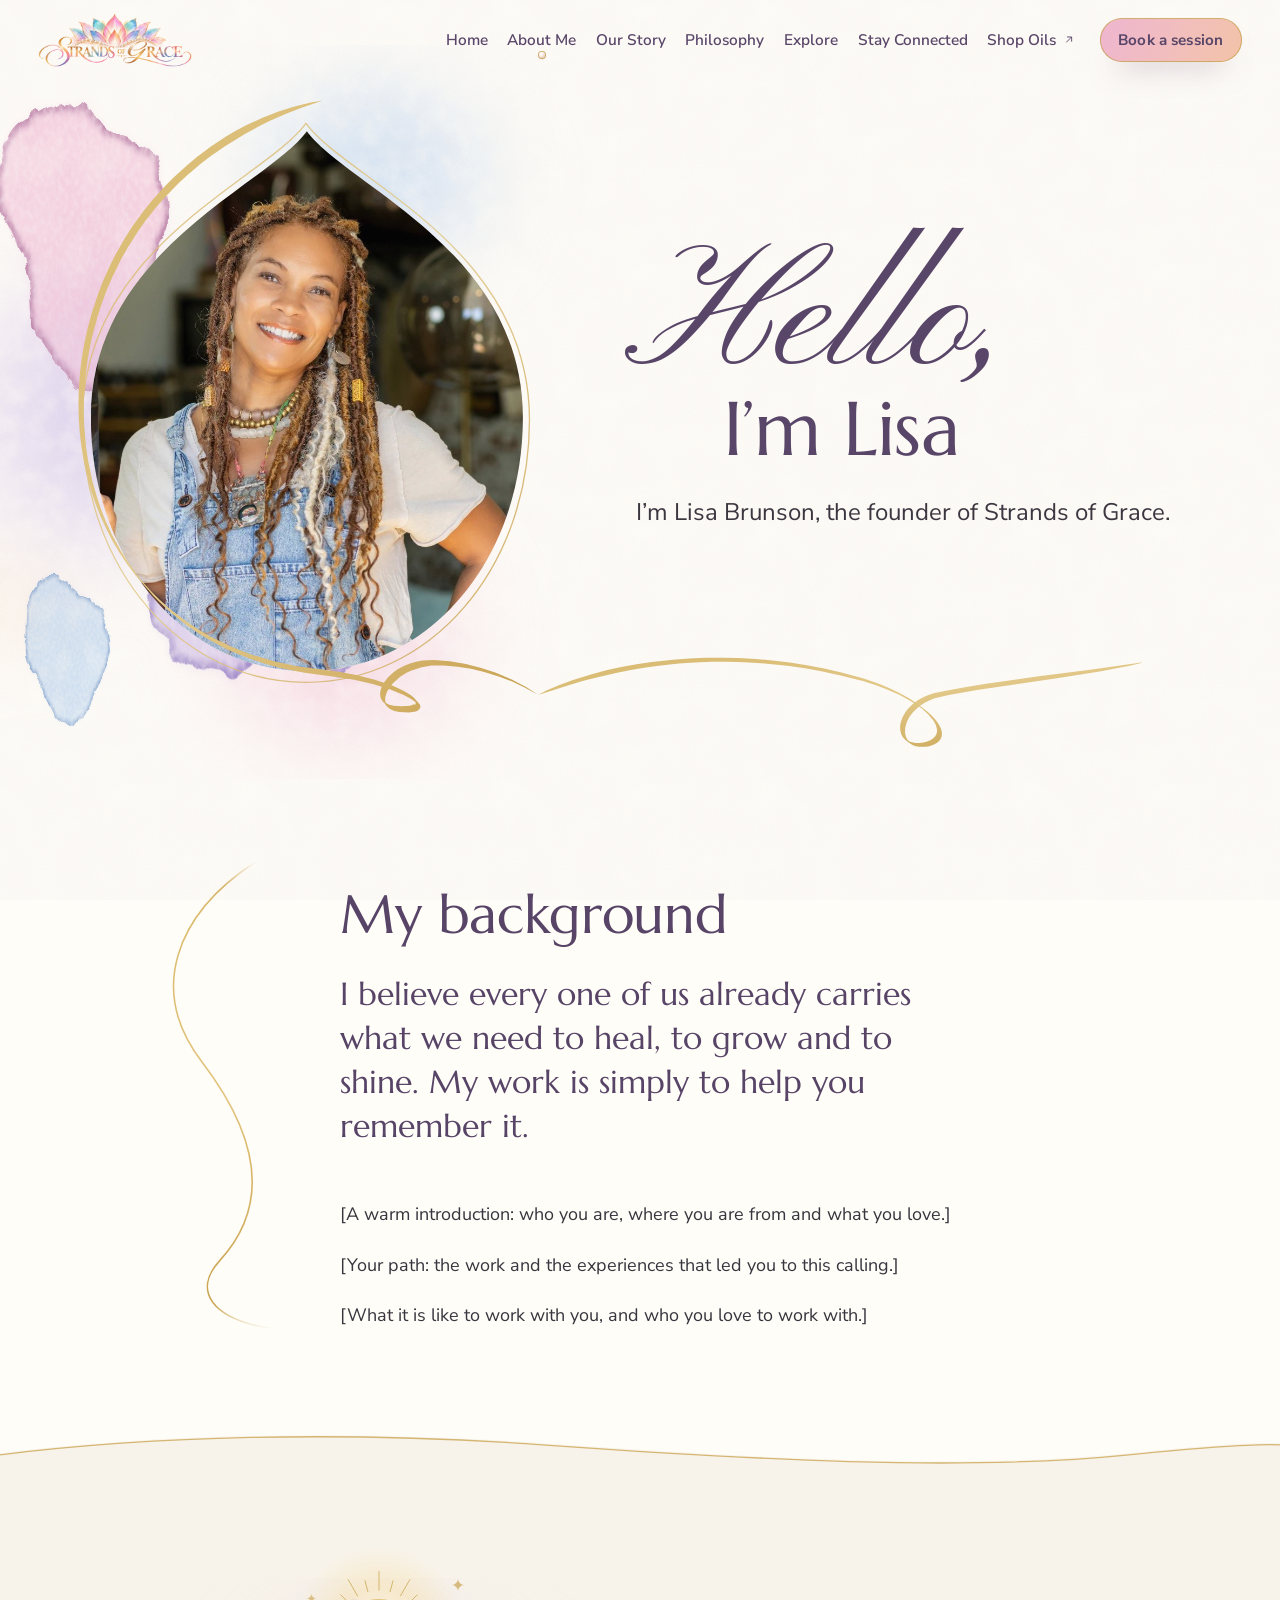
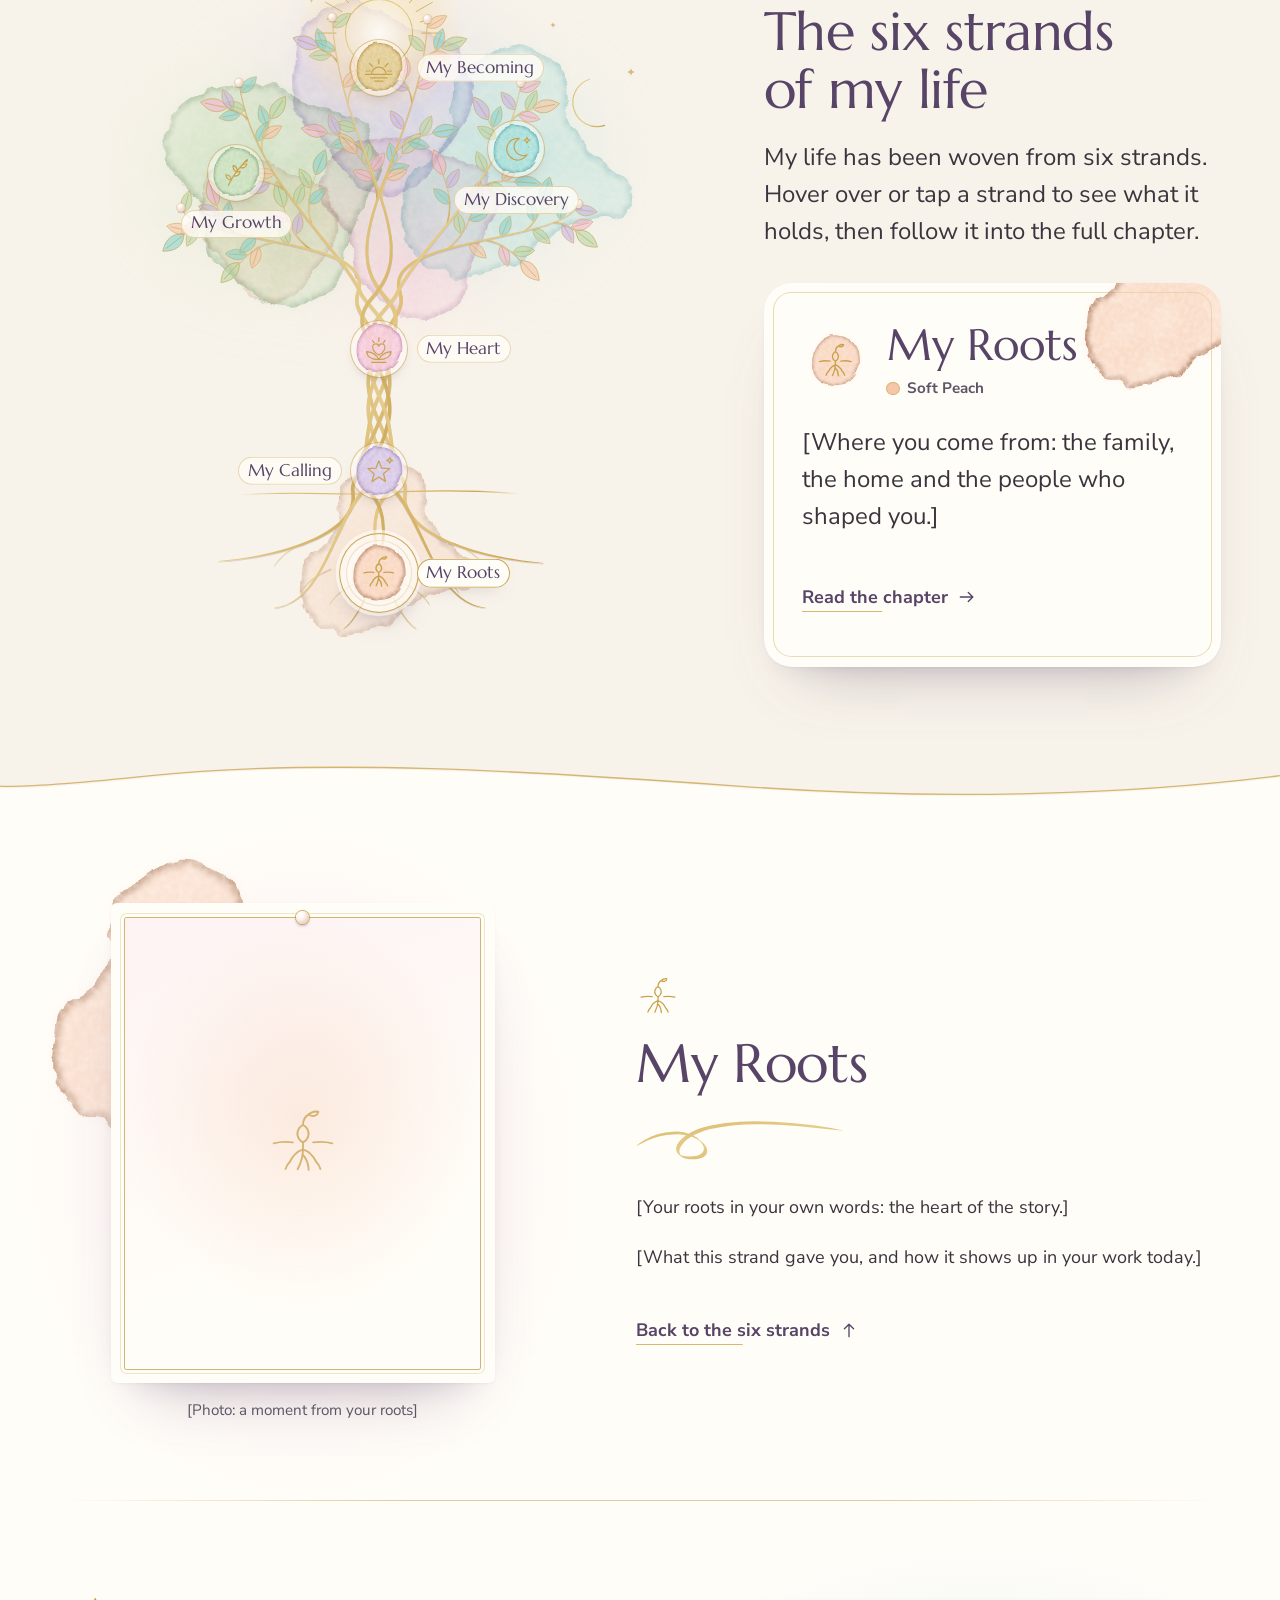
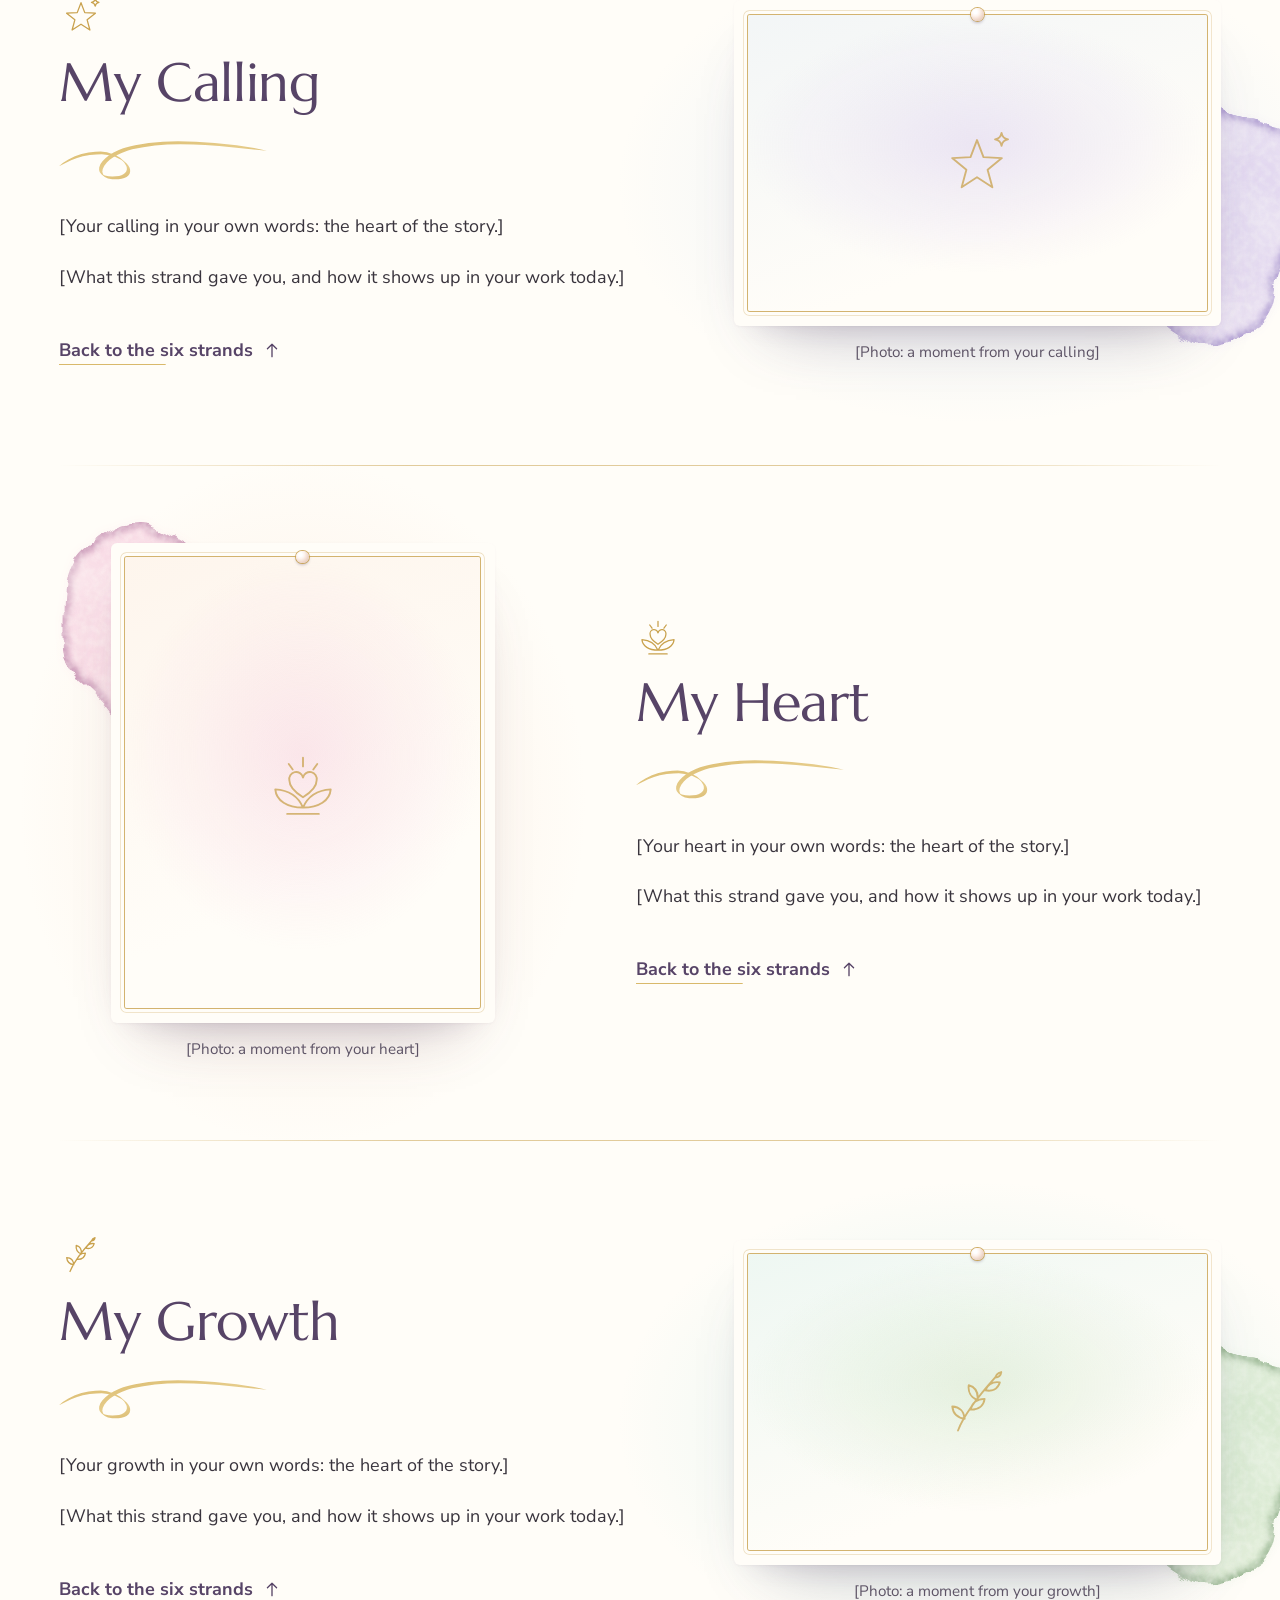
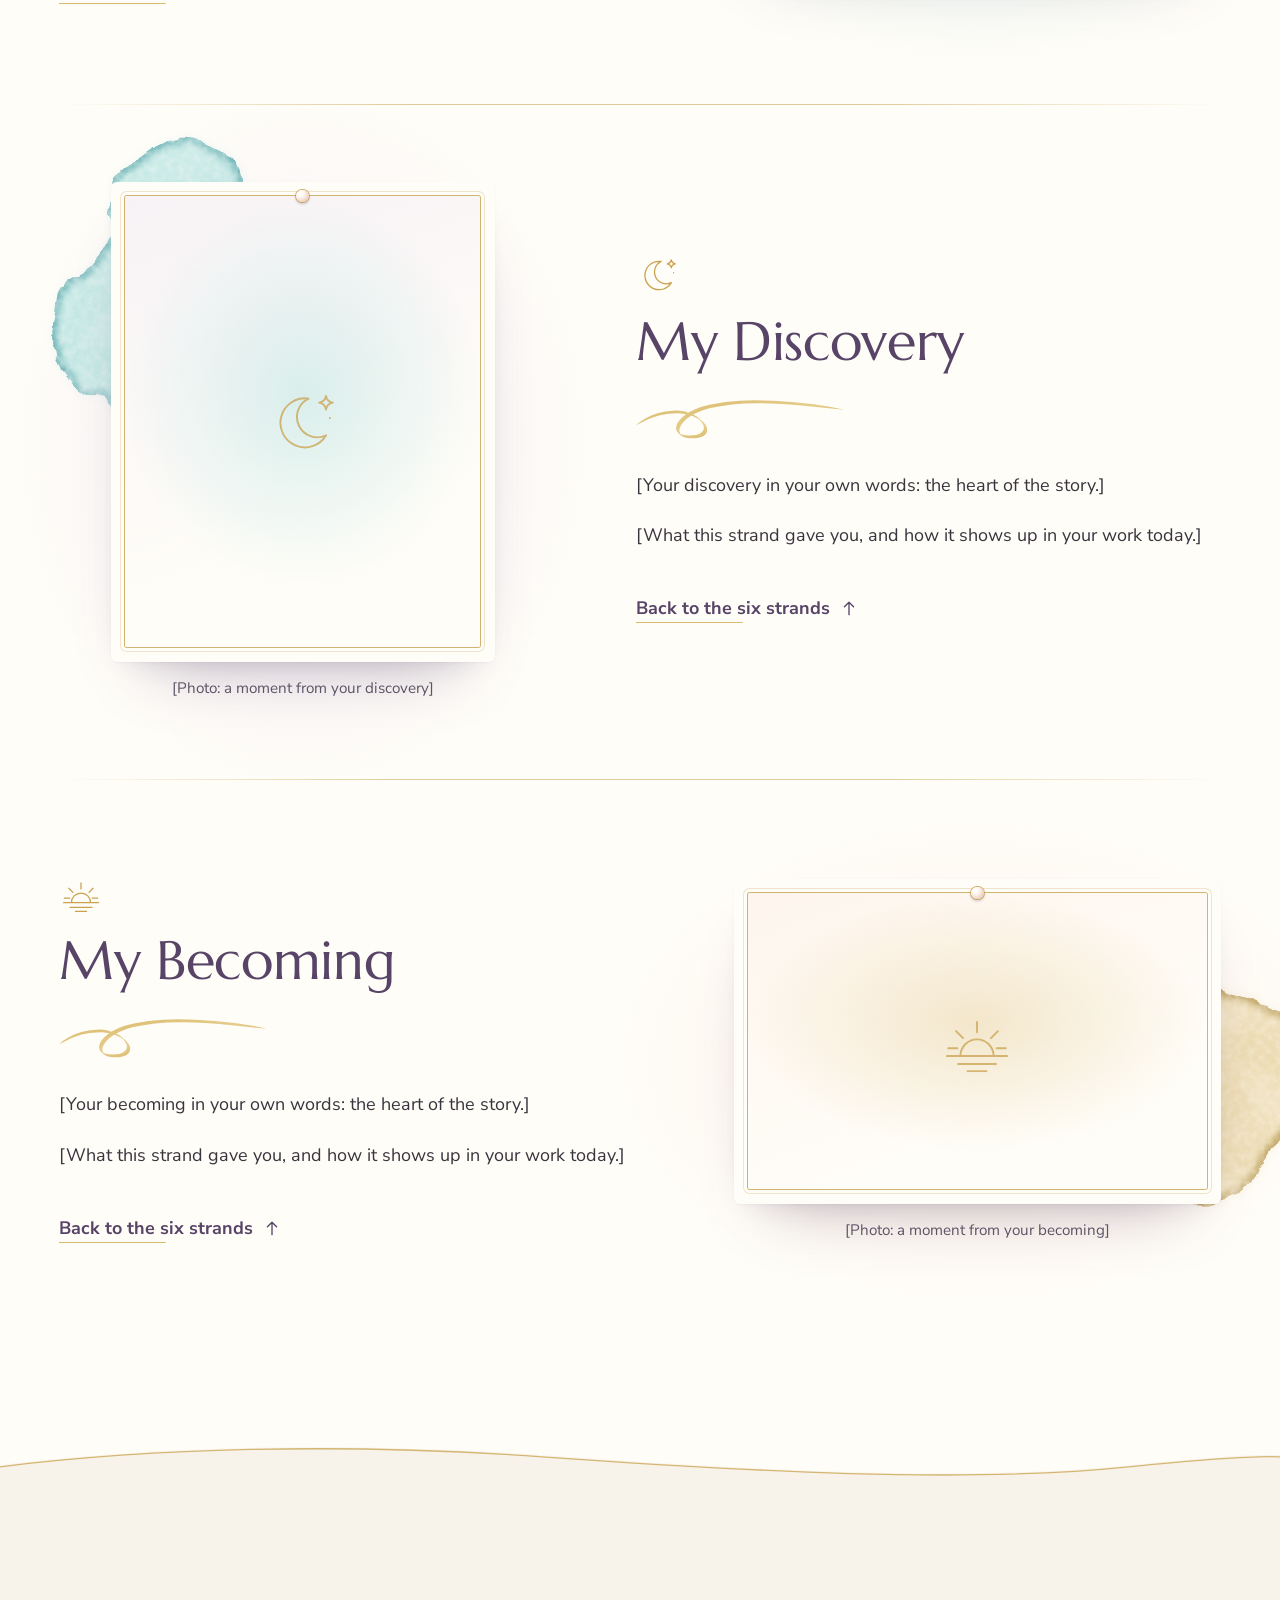
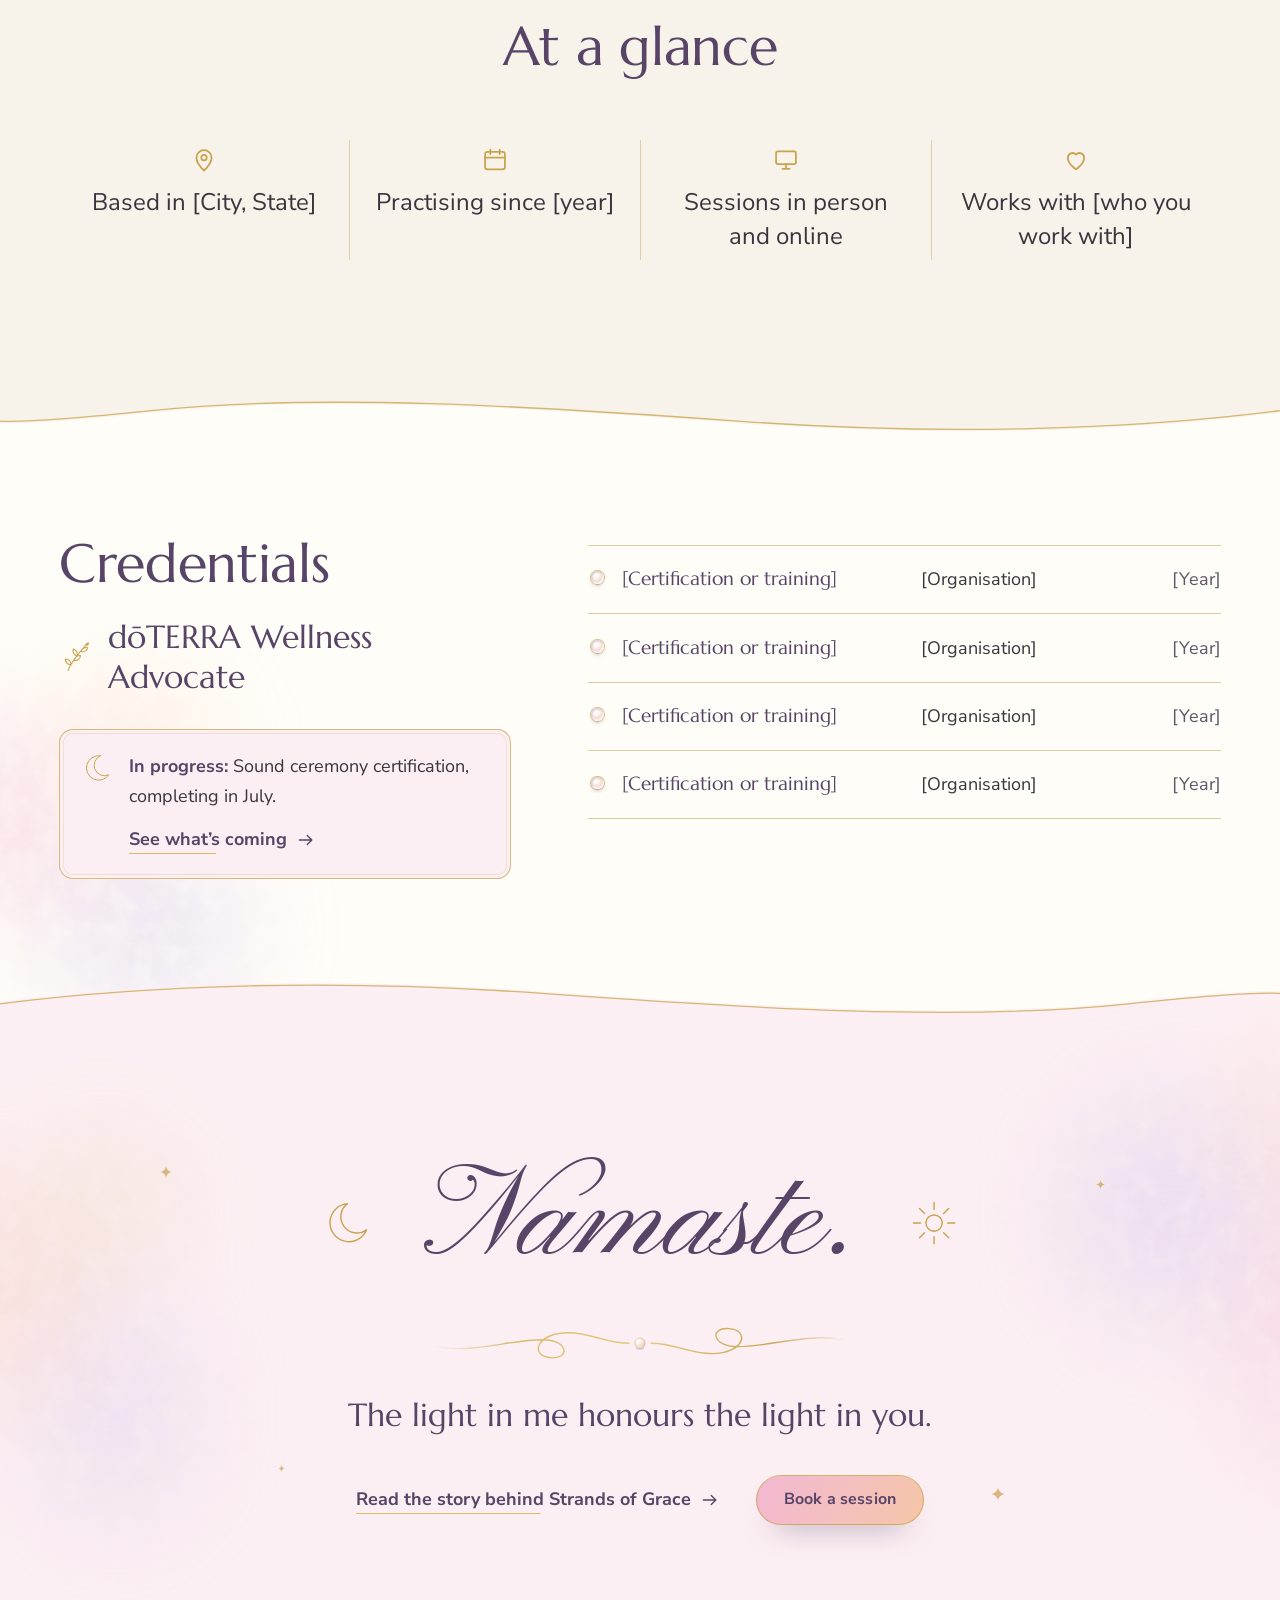
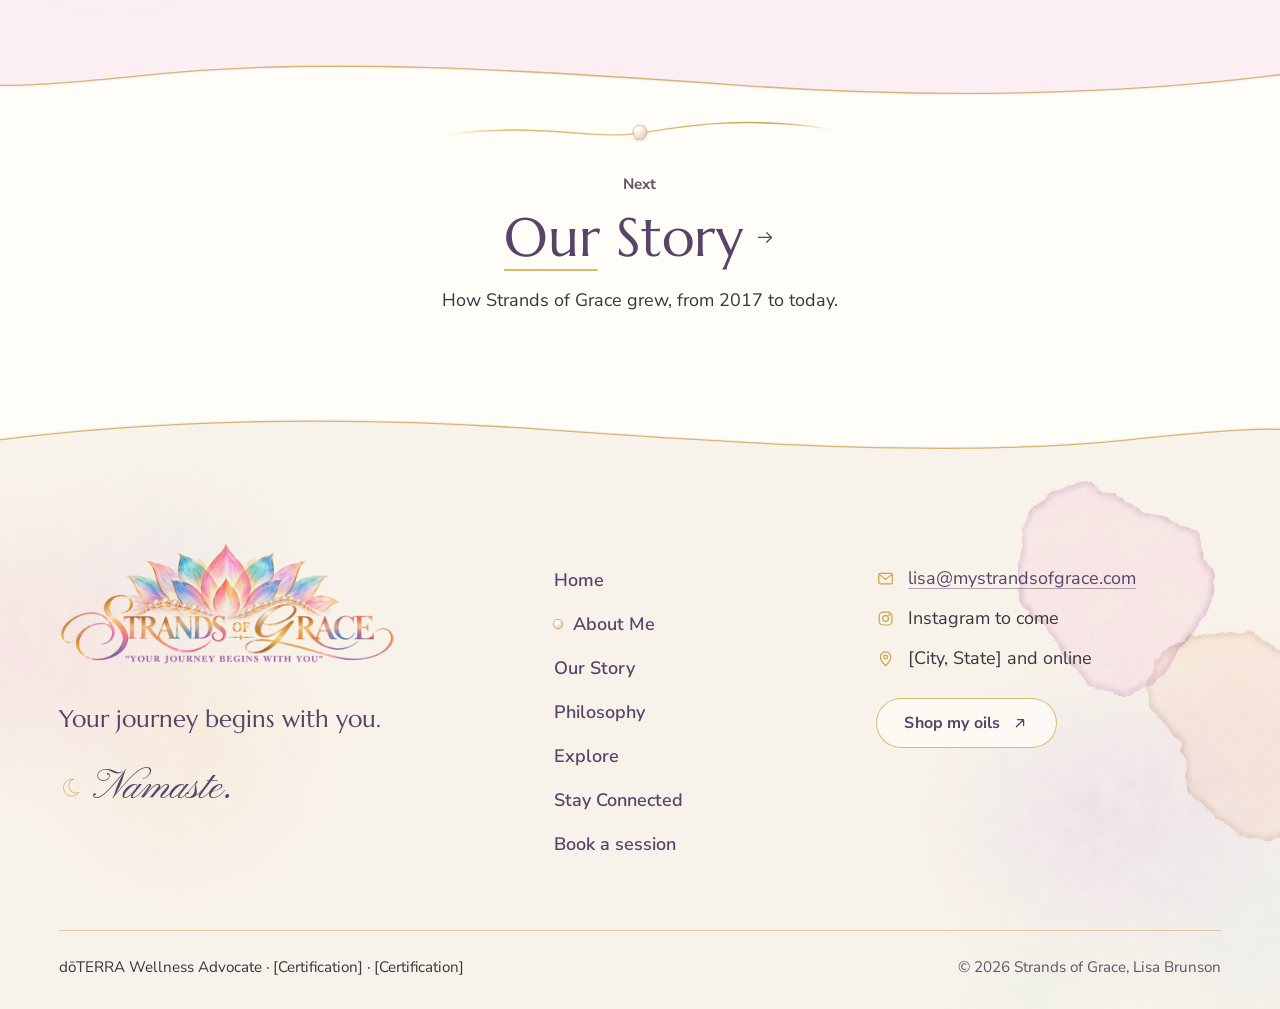
<file: about.html>
<!doctype html>
<html lang="en">
<head>
<meta charset="utf-8">
<meta name="viewport" content="width=device-width, initial-scale=1">
<title>About Me | Strands of Grace</title>
<meta name="description" content="Strands of Grace with Lisa Brunson: sound, ceremony and gentle guidance for the journey back to yourself.">
<link rel="canonical" href="https://www.mystrandsofgrace.com/about.html">
<meta property="og:title" content="About Me | Strands of Grace">
<meta property="og:description" content="Strands of Grace with Lisa Brunson: sound, ceremony and gentle guidance for the journey back to yourself.">
<meta property="og:type" content="website">
<meta property="og:site_name" content="Strands of Grace">
<meta property="og:image" content="https://www.mystrandsofgrace.com/assets/brand/og-image.jpg">
<meta property="og:image:width" content="1200">
<meta property="og:image:height" content="630">
<meta property="og:image:alt" content="The Strands of Grace logo: a watercolour lotus with a strand of pearls">
<meta name="twitter:card" content="summary_large_image">
<meta name="theme-color" content="#FFFDF8">
<link rel="icon" type="image/png" sizes="32x32" href="assets/brand/favicon-32.png">
<link rel="icon" type="image/png" sizes="192x192" href="assets/brand/icon-192.png">
<link rel="apple-touch-icon" href="assets/brand/apple-touch-icon.png">
<link rel="preconnect" href="https://fonts.googleapis.com">
<link rel="preconnect" href="https://fonts.gstatic.com" crossorigin>
<link rel="stylesheet" href="https://fonts.googleapis.com/css2?family=Marcellus&family=Nunito+Sans:ital,opsz,wght@0,6..12,300..700;1,6..12,300..700&family=Pinyon+Script&display=swap">
<link rel="preload" as="image" href="assets/portraits/lisa-portrait.jpg" fetchpriority="high">
<link rel="stylesheet" href="css/theme.css">
<link rel="stylesheet" href="css/site.css">
<script>
/* Before anything paints: mark that scripts run, and apply the previews
   (?ink=charcoal|plum for heading colour, ?tagline=1|2 for the story line,
   ?strands=tree|arches|pearls for the six strands on About Me).
   A choice in the address is remembered for the visit (sessionStorage). */
(function (c) {
  c.add('js');
  var q = null, s = null;
  try { q = new URLSearchParams(location.search); } catch (e) {}
  try { s = window.sessionStorage; } catch (e) {}
  var pick = function (key, allowed) {
    var v = q && q.get(key);
    if (allowed.indexOf(v) !== -1) { try { s.setItem('sog-' + key, v); } catch (e) {} return v; }
    try { return s.getItem('sog-' + key); } catch (e) { return null; }
  };
  if (pick('ink', ['plum', 'charcoal']) === 'charcoal') c.add('ink-charcoal');
  if (pick('tagline', ['1', '2']) === '2') c.add('tagline-2');
  var strands = pick('strands', ['tree', 'arches', 'pearls']);
  if (strands === 'arches' || strands === 'pearls') c.add('strands-' + strands);
})(document.documentElement.classList);
</script>
<script src="js/site.js" defer></script>
</head>
<body>
<a class="skip-link" href="#main">Skip to content</a>

<!-- Shared drawing kit: petal mask, watercolour filters, washes, strokes, drops, swashes, pearls, bottles.
     The same on every page: change every copy. -->
<svg class="defs" width="0" height="0" aria-hidden="true" focusable="false">
  <defs>
    <linearGradient id="g-gold" x1="0" y1="0" x2="1" y2="1">
      <stop offset="0" stop-color="#D9B96B"/>
      <stop offset=".5" stop-color="#E6CC8A"/>
      <stop offset="1" stop-color="#C9A24E"/>
    </linearGradient>
    <linearGradient id="g-gold-h" x1="0" y1="0" x2="600" y2="0" gradientUnits="userSpaceOnUse">
      <stop offset="0" stop-color="#D9B96B" stop-opacity="0"/>
      <stop offset=".2" stop-color="#D9B96B"/>
      <stop offset=".5" stop-color="#E6CC8A"/>
      <stop offset=".8" stop-color="#C9A24E"/>
      <stop offset="1" stop-color="#C9A24E" stop-opacity="0"/>
    </linearGradient>
    <linearGradient id="g-gold-fade" x1="0" y1="0" x2="1" y2="0">
      <stop offset="0" stop-color="#D9B96B" stop-opacity="0"/>
      <stop offset=".16" stop-color="#D9B96B"/>
      <stop offset=".5" stop-color="#E2C47E"/>
      <stop offset=".84" stop-color="#C9A24E"/>
      <stop offset="1" stop-color="#C9A24E" stop-opacity="0"/>
    </linearGradient>
    <linearGradient id="g-gold-v" x1="0" y1="0" x2="0" y2="1">
      <stop offset="0" stop-color="#D9B96B" stop-opacity="0"/>
      <stop offset=".05" stop-color="#D9B96B"/>
      <stop offset=".5" stop-color="#E2C47E"/>
      <stop offset=".95" stop-color="#C9A24E"/>
      <stop offset="1" stop-color="#C9A24E" stop-opacity="0"/>
    </linearGradient>
    <radialGradient id="g-pearl" cx=".34" cy=".3" r=".8">
      <stop offset="0" stop-color="#FFFFFF"/>
      <stop offset=".28" stop-color="#FDF3ED"/>
      <stop offset=".62" stop-color="#F1DBD0"/>
      <stop offset="1" stop-color="#D8BBA8"/>
    </radialGradient>
    <clipPath id="clip-petal" clipPathUnits="objectBoundingBox">
      <path d="M.5 0C.41 .1 0 .22 0 .53C0 .8 .225 1 .5 1C.775 1 1 .8 1 .53C1 .22 .59 .1 .5 0Z"/>
    </clipPath>
    <!-- Watercolour wash: a ragged wet edge, pigment pooled darker along the rim,
         a mottled granulated body and a soft bleed beyond the edge. -->
    <filter id="f-paint" x="-22%" y="-22%" width="144%" height="144%" color-interpolation-filters="sRGB">
      <feTurbulence type="fractalNoise" baseFrequency=".012" numOctaves="3" seed="7" result="warp"/>
      <feDisplacementMap in="SourceGraphic" in2="warp" scale="46" xChannelSelector="R" yChannelSelector="G" result="shape"/>
      <feMorphology in="shape" operator="erode" radius="11" result="core"/>
      <feGaussianBlur in="core" stdDeviation="9" result="coreSoft"/>
      <feComposite in="shape" in2="coreSoft" operator="arithmetic" k2="1" k3="-1" result="rimA"/>
      <feColorMatrix in="rimA" type="saturate" values="1.5" result="rimS"/>
      <feColorMatrix in="rimS" type="matrix" values=".74 0 0 0 0  0 .74 0 0 0  0 0 .78 0 0  0 0 0 .95 0" result="rim"/>
      <feComponentTransfer in="shape" result="bodyFlat"><feFuncA type="linear" slope=".52"/></feComponentTransfer>
      <feTurbulence type="fractalNoise" baseFrequency=".05" numOctaves="2" seed="3" result="gran"/>
      <feColorMatrix in="gran" type="matrix" values="0 0 0 0 0  0 0 0 0 0  0 0 0 0 0  0 0 0 -.85 1.3" result="granA"/>
      <feTurbulence type="fractalNoise" baseFrequency=".008" numOctaves="1" seed="11" result="mottle"/>
      <feColorMatrix in="mottle" type="matrix" values="0 0 0 0 0  0 0 0 0 0  0 0 0 0 0  0 0 0 -1 1.4" result="mottleA"/>
      <feComposite in="granA" in2="mottleA" operator="arithmetic" k1="1" result="texture"/>
      <feMerge result="paint"><feMergeNode in="bodyFlat"/><feMergeNode in="rim"/></feMerge>
      <feComposite in="paint" in2="texture" operator="in" result="textured"/>
      <feGaussianBlur in="shape" stdDeviation="14" result="bleedBlur"/>
      <feComponentTransfer in="bleedBlur" result="bleed"><feFuncA type="linear" slope=".16"/></feComponentTransfer>
      <feMerge><feMergeNode in="bleed"/><feMergeNode in="textured"/></feMerge>
    </filter>
    <!-- A loaded flat brush dragged across the paper: bristle streaks and a pooled lower edge. -->
    <filter id="f-stroke" x="-10%" y="-40%" width="120%" height="180%" color-interpolation-filters="sRGB">
      <feTurbulence type="fractalNoise" baseFrequency=".02 .05" numOctaves="3" seed="5" result="warp"/>
      <feDisplacementMap in="SourceGraphic" in2="warp" scale="22" xChannelSelector="R" yChannelSelector="G" result="shape"/>
      <feMorphology in="shape" operator="erode" radius="5" result="core"/>
      <feGaussianBlur in="core" stdDeviation="6" result="coreSoft"/>
      <feComposite in="shape" in2="coreSoft" operator="arithmetic" k2="1" k3="-1" result="rimA"/>
      <feColorMatrix in="rimA" type="saturate" values="1.45" result="rimS"/>
      <feColorMatrix in="rimS" type="matrix" values=".76 0 0 0 0  0 .76 0 0 0  0 0 .8 0 0  0 0 0 .9 0" result="rim"/>
      <feComponentTransfer in="shape" result="bodyFlat"><feFuncA type="linear" slope=".58"/></feComponentTransfer>
      <feTurbulence type="fractalNoise" baseFrequency=".004 .09" numOctaves="2" seed="2" result="streak"/>
      <feColorMatrix in="streak" type="matrix" values="0 0 0 0 0  0 0 0 0 0  0 0 0 0 0  0 0 0 -.9 1.35" result="streakA"/>
      <feTurbulence type="fractalNoise" baseFrequency=".06" numOctaves="2" seed="3" result="gran"/>
      <feColorMatrix in="gran" type="matrix" values="0 0 0 0 0  0 0 0 0 0  0 0 0 0 0  0 0 0 -.7 1.2" result="granA"/>
      <feComposite in="streakA" in2="granA" operator="arithmetic" k1="1" result="texture"/>
      <feMerge result="paint"><feMergeNode in="bodyFlat"/><feMergeNode in="rim"/></feMerge>
      <feComposite in="paint" in2="texture" operator="in" result="textured"/>
      <feGaussianBlur in="shape" stdDeviation="8" result="bleedBlur"/>
      <feComponentTransfer in="bleedBlur" result="bleed"><feFuncA type="linear" slope=".14"/></feComponentTransfer>
      <feMerge><feMergeNode in="bleed"/><feMergeNode in="textured"/></feMerge>
    </filter>
    <!-- Small drops: the same character at a small size (the seven colours, emblems, labels). -->
    <filter id="f-drop" x="-30%" y="-30%" width="160%" height="160%" color-interpolation-filters="sRGB">
      <feTurbulence type="fractalNoise" baseFrequency=".04" numOctaves="2" seed="5" result="warp"/>
      <feDisplacementMap in="SourceGraphic" in2="warp" scale="9" xChannelSelector="R" yChannelSelector="G" result="shape"/>
      <feMorphology in="shape" operator="erode" radius="2.2" result="core"/>
      <feGaussianBlur in="core" stdDeviation="2.4" result="coreSoft"/>
      <feComposite in="shape" in2="coreSoft" operator="arithmetic" k2="1" k3="-1" result="rimA"/>
      <feColorMatrix in="rimA" type="saturate" values="1.45" result="rimS"/>
      <feColorMatrix in="rimS" type="matrix" values=".76 0 0 0 0  0 .76 0 0 0  0 0 .8 0 0  0 0 0 .92 0" result="rim"/>
      <feComponentTransfer in="shape" result="bodyFlat"><feFuncA type="linear" slope=".6"/></feComponentTransfer>
      <feTurbulence type="fractalNoise" baseFrequency=".2" numOctaves="2" seed="3" result="gran"/>
      <feColorMatrix in="gran" type="matrix" values="0 0 0 0 0  0 0 0 0 0  0 0 0 0 0  0 0 0 -.7 1.22" result="granA"/>
      <feMerge result="paint"><feMergeNode in="bodyFlat"/><feMergeNode in="rim"/></feMerge>
      <feComposite in="paint" in2="granA" operator="in" result="textured"/>
      <feGaussianBlur in="shape" stdDeviation="4" result="bleedBlur"/>
      <feComponentTransfer in="bleedBlur" result="bleed"><feFuncA type="linear" slope=".18"/></feComponentTransfer>
      <feMerge><feMergeNode in="bleed"/><feMergeNode in="textured"/></feMerge>
    </filter>
    <!-- Fades for the washes: each mask keeps one side crisp and lets the other
         dissolve, like wet-in-wet paint. Named for the crisp side. -->
    <linearGradient id="g-fade-tl" x1="0" y1="0" x2="1" y2="1"><stop offset=".2" stop-color="#fff"/><stop offset=".55" stop-color="#fff" stop-opacity=".7"/><stop offset=".85" stop-color="#fff" stop-opacity=".1"/></linearGradient>
    <linearGradient id="g-fade-br" x1="1" y1="1" x2="0" y2="0"><stop offset=".2" stop-color="#fff"/><stop offset=".55" stop-color="#fff" stop-opacity=".7"/><stop offset=".85" stop-color="#fff" stop-opacity=".1"/></linearGradient>
    <linearGradient id="g-fade-bl" x1="0" y1="1" x2="1" y2="0"><stop offset=".2" stop-color="#fff"/><stop offset=".55" stop-color="#fff" stop-opacity=".7"/><stop offset=".85" stop-color="#fff" stop-opacity=".1"/></linearGradient>
    <linearGradient id="g-fade-tr" x1="1" y1="0" x2="0" y2="1"><stop offset=".2" stop-color="#fff"/><stop offset=".55" stop-color="#fff" stop-opacity=".7"/><stop offset=".85" stop-color="#fff" stop-opacity=".1"/></linearGradient>
    <mask id="m-fade-tl" maskContentUnits="objectBoundingBox" x="-.4" y="-.4" width="1.8" height="1.8"><rect x="-.4" y="-.4" width="1.8" height="1.8" fill="url(#g-fade-tl)"/></mask>
    <mask id="m-fade-br" maskContentUnits="objectBoundingBox" x="-.4" y="-.4" width="1.8" height="1.8"><rect x="-.4" y="-.4" width="1.8" height="1.8" fill="url(#g-fade-br)"/></mask>
    <mask id="m-fade-bl" maskContentUnits="objectBoundingBox" x="-.4" y="-.4" width="1.8" height="1.8"><rect x="-.4" y="-.4" width="1.8" height="1.8" fill="url(#g-fade-bl)"/></mask>
    <mask id="m-fade-tr" maskContentUnits="objectBoundingBox" x="-.4" y="-.4" width="1.8" height="1.8"><rect x="-.4" y="-.4" width="1.8" height="1.8" fill="url(#g-fade-tr)"/></mask>
    <!-- Wash silhouettes, painted with #f-paint. Layer two or three in different
         colours with class="mul" and new colours appear where they meet. -->
    <symbol id="s-wash-a" viewBox="0 0 1000 1000" overflow="visible"><path d="M838 377C883 494 832 477 772 627C711 776 760 824 637 876C513 928 472 886 361 799C249 712 327 723 265 586C204 448 120 461 156 339C191 218 244 211 384 181C524 150 486 178 623 237C759 296 793 260 838 377Z" fill="currentColor" filter="url(#f-paint)"/></symbol>
    <symbol id="s-wash-b" viewBox="0 0 1000 1000" overflow="visible"><path d="M914 573C892 671 785 623 661 692C537 760 623 768 500 800C377 832 347 872 249 799C152 726 157 680 175 557C193 435 249 509 309 390C370 271 278 244 377 162C476 79 533 54 640 115C747 176 652 228 734 365C816 502 936 475 914 573Z" fill="currentColor" filter="url(#f-paint)"/></symbol>
    <symbol id="s-wash-c" viewBox="0 0 1000 1000" overflow="visible"><path d="M746 672C657 802 651 841 521 839C392 838 413 785 315 668C216 551 193 597 194 450C195 303 196 240 319 177C442 114 456 172 606 241C755 309 774 277 817 407C859 536 834 542 746 672Z" fill="currentColor" filter="url(#f-paint)"/></symbol>
    <symbol id="s-stroke" viewBox="0 0 600 140" overflow="visible">
      <path d="M0 66C40 28 120 18 220 24C330 30 440 18 600 36L600 102C540 112 480 124 400 118C330 112 300 130 230 122C150 114 70 118 0 74Z" fill="currentColor" filter="url(#f-stroke)"/>
    </symbol>
    <symbol id="s-drop" viewBox="0 0 100 100" overflow="visible">
      <path d="M51 12C71 13 88 30 85 53C82 76 65 88 47 87C26 86 12 71 15 49C18 27 33 11 51 12Z" fill="currentColor" filter="url(#f-drop)"/>
    </symbol>
    <symbol id="s-petal" viewBox="0 0 100 100" overflow="visible">
      <path d="M50 2C64 24 94 42 94 68C94 88 74 98 50 98C26 98 6 88 6 68C6 42 36 24 50 2Z" fill="currentColor"/>
      <path d="M50 2C64 24 94 42 94 68C94 88 74 98 50 98C26 98 6 88 6 68C6 42 36 24 50 2Z" fill="none" stroke="#D9B96B" stroke-opacity=".6" stroke-width="1" vector-effect="non-scaling-stroke"/>
      <path d="M50 14C50 40 50 66 50 90" fill="none" stroke="#FFFDF8" stroke-opacity=".7" stroke-width="1" vector-effect="non-scaling-stroke"/>
    </symbol>
    <symbol id="s-pearl" viewBox="0 0 24 24" overflow="visible">
      <ellipse cx="12" cy="21" rx="7.5" ry="2.2" fill="#574467" opacity=".16"/>
      <circle cx="12" cy="12" r="9" fill="url(#g-pearl)" stroke="#C9A24E" stroke-opacity=".75" stroke-width=".9"/>
      <path d="M6 16.5A7.2 7.2 0 0 0 17.4 17" fill="none" stroke="#FFFFFF" stroke-opacity=".8" stroke-width="1.1" stroke-linecap="round"/>
      <circle cx="9" cy="8.4" r="2.1" fill="#FFFFFF" opacity=".95"/>
    </symbol>
    <symbol id="s-flourish" viewBox="0 0 600 90" overflow="visible">
      <g fill="none" stroke="url(#g-gold-h)" stroke-width="1.4" stroke-linecap="round">
        <path vector-effect="non-scaling-stroke" d="M284 45C250 45 230 30 196 30C150 30 140 64 172 66C200 68 196 40 160 40C110 40 60 60 6 50"/>
        <path vector-effect="non-scaling-stroke" d="M316 45C350 45 370 60 404 60C450 60 460 26 428 24C400 22 404 50 440 50C490 50 540 30 594 40"/>
      </g>
      <use href="#s-pearl" x="290" y="35" width="20" height="20"/>
    </symbol>
    <symbol id="s-swash-long" viewBox="0 0 1000 260" overflow="visible"><path d="M0 150.1L51.8 133.3L74.9 126.6L98.5 120.6L130.7 113.2L155.5 108.3L180.8 104.1L206.5 100.7L232.7 98L259.3 96.2L286.2 95.2L313.4 95.1L340.9 95.8L368.7 97.4L415.4 102.2L443.7 106.4L472 111.5L500.4 117.7L536.9 127L558.8 133.9L578.9 141.6L597.1 149.8L617.2 160.7L634 171.8L644.4 181.3L653.8 192.8L657.4 199.3L659.3 205.3L659.6 210.4L658.7 214.4L656.3 218.6L653.3 221.7L648.6 224.7L641.9 227.4L636.9 228.7L629.9 229.4L623.8 229.2L618.2 228.3L613.3 226.6L610.9 224.3L608 218.6L606.7 212.7L606.9 204.8L608.5 198.1L611.3 191L614.4 185.7L619.8 178.6L624.9 173.4L630.8 168.4L637.8 163.8L645.7 159.7L654.5 156L660.9 154L681 149.7L728.2 141.2L857.7 122.5L928.5 111.1L976.2 101.9L994.1 97.8L1000 95.9L915.9 108L827.8 119.2L737.8 131.9L705.6 137.1L674.4 142.9L655.4 146.9L645.2 150.2L636 154.2L627.7 158.9L620.5 164.2L612.3 171.9L607.4 178.2L602.5 186.9L599.5 195.7L598.5 202.2L598.8 208.5L600.2 214.3L602.8 219.4L607.8 224.8L616.8 231.6L622.7 234.3L629.7 235.8L640.7 235.8L646.8 234.6L654.7 231.9L659.1 229.5L662.7 226.4L665.5 222.7L667.2 218.5L667.8 214.1L666.8 207.6L665.1 203.3L661.6 197L656.8 190.6L650.7 184.1L643.4 177.4L631.8 168.3L614.7 156.4L598.5 147.1L580.3 138.3L560.1 130.1L538.2 122.6L501.6 112.8L473.1 106.4L444.6 101L416.2 96.5L387.9 93.1L359.8 90.6L332 89L304.3 88.3L277 88.6L249.9 89.6L223.3 91.6L188.3 95.4L162.6 99.2L137.4 103.7L112.7 109.1L88.7 115.6L57.7 125.4L35.2 133.7L13.6 142.8L0 149.9Z" fill="url(#g-gold)"/></symbol>
    <symbol id="s-swash-long-r" viewBox="0 0 1000 260" overflow="visible"><path d="M1000 149.9L986.3 143L964.6 134.1L942.2 125.9L911.2 116.2L887.2 109.7L862.6 104.1L837.4 99.2L811.7 95.4L776.7 91.6L750.1 89.6L723 88.6L695.7 88.3L668 89L640.2 90.6L612.1 93.1L583.8 96.5L555.4 101L526.9 106.4L498.4 112.8L461.8 122.6L439.9 130.1L419.7 138.3L401.5 147.1L385.3 156.4L368.2 168.3L356.6 177.4L349.3 184.1L343.2 190.6L338.4 197L334.9 203.3L333.2 207.6L332.2 214.1L332.8 218.5L334.5 222.7L337.3 226.4L340.9 229.5L345.3 231.9L353.2 234.6L359.3 235.8L370.3 235.8L377.3 234.3L383.2 231.6L392.2 224.8L397.2 219.4L399.8 214.3L401.2 208.5L401.5 202.2L400.5 195.7L397.5 186.9L392.6 178.2L387.7 171.9L379.5 164.2L372.3 158.9L364 154.2L354.8 150.2L344.6 146.9L325.6 142.9L294.4 137.1L262.2 131.9L206.5 123.9L0 95.9L5.9 97.9L29.7 103.5L83.3 113.7L118.7 119.5L222.4 133.7L271.8 141.2L319 149.7L339.1 154L345.5 156L354.3 159.7L362.2 163.8L369.2 168.4L375.1 173.4L380.2 178.6L385.6 185.7L388.7 191L391.5 198.1L393.1 204.8L393.3 212.7L392 218.6L389.1 224.3L386.7 226.6L381.8 228.3L376.2 229.2L370.1 229.4L363.1 228.7L358.1 227.4L351.4 224.7L346.7 221.7L343.7 218.6L341.3 214.4L340.4 210.4L340.7 205.3L342.6 199.3L346.2 192.8L355.6 181.3L366 171.8L382.8 160.7L402.9 149.8L421.1 141.6L441.2 133.9L463.1 127L499.6 117.7L528 111.5L556.3 106.4L584.6 102.2L631.3 97.4L659.1 95.8L686.6 95.1L713.8 95.2L740.7 96.2L767.3 98L793.5 100.7L819.2 104.1L852.9 109.6L877.5 114.4L901.7 119.9L925.3 126.1L948.3 132.8L1000 150.1Z" fill="url(#g-gold)"/></symbol>
    <symbol id="s-swash-flourish" viewBox="0 0 400 110" overflow="visible"><path d="M400 39.9L375.4 34.7L341.6 29.2L299.3 24.8L263.2 22.5L228.7 21.8L199.9 22.7L172.4 25.2L146.4 29.3L135.9 31.5L123.4 35.2L115 38.5L104.9 43.3L96.3 48.5L89.2 54.1L83.6 60L79.5 66L77.3 72.1L77.1 76.7L78.2 80.8L81.5 85.1L88 90.3L94.2 93.2L102.3 94.8L114.5 94.9L120.4 94L125.5 92.5L129.9 90.4L133.4 87.5L135.8 84L136.8 80L136.7 76L135.5 72.2L133.6 68.6L130.1 64.2L117.5 53.5L110.9 49.5L105.2 46.9L92.3 43L80.1 41.3L69.8 41.6L56.8 43.2L43.1 46.4L30.6 50.7L18 56.7L7.1 63.6L0 69.9L23.2 58.2L34.7 53.9L45.8 50.7L59.2 48.2L71.8 47L82.3 46.7L93.7 47.9L107.8 51.6L119.3 57.2L122.1 59L125.4 62.4L129.5 69.3L130.4 72.5L130.4 76.3L129.2 79.8L126.9 82.8L123.7 85.2L120.1 86.9L115.4 88.3L109.3 89.2L102.6 89.5L95.2 89L88 87.3L85.6 86.3L84.8 85.4L83.3 80.5L84.1 75L87.1 68.6L92 62.5L97.5 57.4L104.5 52.3L113 47.5L120.4 44L131.5 39.9L140.8 37.2L162.1 33L184.6 30L208.3 28.1L233 27.4L258.7 27.7L280.8 28.7L308.1 30.7L400 40.1Z" fill="url(#g-gold)"/></symbol>
    <symbol id="s-swash-arc" viewBox="0 0 600 760" overflow="visible"><path d="M330 -0.1L316.6 2L296.6 7L276.6 13.4L256.7 21.2L236.9 30.3L223.9 37L211.2 44.6L192.4 57L174.2 70.7L162.4 80.5L145.2 96.2L134.2 107.3L118.3 125L108.3 137.6L94.1 157.3L85.2 171.2L72.8 193L65.3 208.2L58.3 223.9L52 240.2L43.6 265.6L38.9 283.2L34.9 301.3L31.7 320L29.3 339.1L27.9 358.1L27.4 377L27.8 395.6L29.1 414L31.3 432.1L34.3 449.9L38.1 467.3L42.9 484.4L48.4 501.1L54.8 517.4L62 533.2L70 548.5L78.8 563.4L88.4 577.6L98.8 591.3L121.3 617.4L133.7 629.6L146.8 641.1L160.7 652L175.3 662.2L190.7 671.6L206.9 680.3L223.8 688.1L241.4 695.1L259.8 701.3L278.9 706.5L308.8 712.6L348.8 717.7L370.8 721.3L394 726.6L413.6 732.4L433.3 740.4L441.7 745L447.2 748.8L447.5 750.8L446.9 752.1L445.7 752.2L445.2 751.5L443.5 752.6L439.9 753.6L430.2 754.3L420.5 753.6L414.6 752.2L411 750.5L410.1 749.7L409.4 746.2L409.8 742L411.5 736.6L414.9 730.7L418.8 725.7L428.5 717.2L435.5 712.9L441.4 710L454.8 705.5L467.3 703.5L482.3 703.5L499.5 704.9L516.4 707.6L532.9 711.4L550.9 717L567.7 723.5L583.1 730.7L600 739.9L585.5 730.5L566.6 720.6L547.5 712.6L529.2 706.4L510.1 701.5L490.2 698.2L470 696.6L455.9 697.2L447.9 698.7L440.4 700.8L433.4 703.6L425 708.2L419.5 712.1L413.1 717.9L408.2 724.2L405.4 729.1L403.7 734.1L403.1 739L403.8 743.7L405.8 747.7L408.9 750.7L411.4 754.3L415.4 757.6L420.7 760L427.4 761.4L439 761.9L447.6 760.7L450.4 759.4L452.6 757.1L453.3 755.6L453 752.4L445 743.4L440.8 739.9L431.1 734.2L418.3 728.4L395.6 720.8L372.1 715L349.8 711L299.8 704.4L270.8 698.2L243.3 689.9L217.3 679.8L192.8 667.9L177.4 658.9L162.7 649.3L141.9 633.4L129 621.9L116.8 609.8L105.4 597L100.1 590.3L90.2 576.4L81 562L68.8 539.5L61.6 523.9L55.3 507.9L49.8 491.5L45.1 474.7L39.6 448.9L36.9 431.3L34.6 404.4L34 386.2L34.4 367.8L35.6 349.2L37.7 330.5L40.7 311.9L44.5 293.9L51.5 267.9L56.9 251.3L63 235.1L69.7 219.5L80.7 197.1L88.7 182.9L101.7 162.5L110.9 149.5L125.5 131.1L135.8 119.4L151.8 103L162.9 92.6L180.1 78.1L191.9 69.1L210 56.5L234.7 41.4L253.5 31.1L266.1 24.9L285.3 16.4L304.5 9L330 0.1Z" fill="url(#g-gold)"/></symbol>
    <symbol id="s-swash-arc-r" viewBox="0 0 600 760" overflow="visible"><path d="M270 0.1L295.5 9L314.7 16.4L333.9 24.9L346.5 31.1L365.3 41.4L390 56.5L408.1 69.1L419.9 78.1L437.1 92.6L448.2 103L464.2 119.4L474.5 131.1L489.1 149.5L498.3 162.5L511.3 182.9L519.3 197.1L530.3 219.5L537 235.1L543.1 251.3L548.5 267.9L555.5 293.9L559.3 311.9L562.3 330.5L564.4 349.2L565.6 367.8L566 386.2L565.4 404.4L563.1 431.3L560.4 448.9L554.9 474.7L550.2 491.5L544.7 507.9L538.4 523.9L531.2 539.5L519 562L509.8 576.4L499.9 590.3L494.6 597L483.2 609.8L471 621.9L458.1 633.4L437.3 649.3L422.6 658.9L407.2 667.9L382.7 679.8L356.7 689.9L329.2 698.2L300.2 704.4L250.2 711L227.9 715L204.4 720.8L181.7 728.4L168.9 734.2L159.2 739.9L155 743.4L147 752.4L146.7 755.6L147.4 757.1L149.6 759.4L152.4 760.7L161 761.9L172.6 761.4L179.3 760L184.6 757.6L188.6 754.3L191.1 750.7L194.2 747.7L196.2 743.7L196.9 739L196.3 734.1L194.6 729.1L191.8 724.2L186.9 717.9L180.5 712.1L175 708.2L166.6 703.6L159.6 700.8L152.1 698.7L144.1 697.2L130 696.6L109.8 698.2L89.9 701.5L70.8 706.4L52.5 712.6L33.4 720.6L14.5 730.5L0 739.9L16.9 730.7L32.3 723.5L49.1 717L67.1 711.4L83.6 707.6L100.5 704.9L117.7 703.5L132.7 703.5L145.2 705.5L158.6 710L164.5 712.9L171.5 717.2L181.2 725.7L185.1 730.7L188.5 736.6L190.2 742L190.6 746.2L189.9 749.7L189 750.5L185.4 752.2L179.5 753.6L169.8 754.3L160.1 753.6L156.5 752.6L154.8 751.5L154.3 752.2L153.1 752.1L152.5 750.8L152.8 748.8L158.3 745L166.7 740.4L186.4 732.4L206 726.6L229.2 721.3L251.2 717.7L291.2 712.6L321.1 706.5L340.2 701.3L358.6 695.1L376.2 688.1L393.1 680.3L409.3 671.6L424.7 662.2L439.3 652L453.2 641.1L466.3 629.6L478.7 617.4L501.2 591.3L511.6 577.6L521.2 563.4L530 548.5L538 533.2L545.2 517.4L551.6 501.1L557.1 484.4L561.9 467.3L565.7 449.9L568.7 432.1L570.9 414L572.2 395.6L572.6 377L572.1 358.1L570.7 339.1L568.3 320L565.1 301.3L561.1 283.2L556.4 265.6L548 240.2L541.7 223.9L534.7 208.2L527.2 193L514.8 171.2L505.9 157.3L491.7 137.6L481.7 125L465.8 107.3L454.8 96.2L437.6 80.5L425.8 70.7L407.6 57L388.8 44.6L376.1 37L363.1 30.3L343.3 21.2L323.4 13.4L303.4 7L283.4 2L270 -0.1Z" fill="url(#g-gold)"/></symbol>
    <symbol id="s-swash-wave" viewBox="0 0 900 130" overflow="visible"><path d="M0 70.1L55.7 60.3L87.2 55.5L132 49.7L170.7 46L209.6 44L241.9 43.5L280.3 44.5L312 46.7L349.2 51.1L385.4 57.4L404.2 62.8L413.8 66.7L422.4 71L429.8 75.7L438.2 83.8L442.7 90.4L444.2 94L444.7 97.3L443.7 101.7L441.7 104.4L439.6 106.1L433.3 108.4L425 109.3L419.5 109L415.9 108.2L414.4 106.5L413.2 102.6L413.4 96.9L414.9 91.7L417.9 85.9L421.5 81L426.4 76.1L430.9 72.6L442.1 66.2L456.2 61.4L470.2 59.1L510.4 58.1L553 58.8L597.4 60.7L726.6 67.9L786 69.7L821.7 69L855.9 66.9L881.7 63.8L894 61.6L900 59.9L848.9 63.6L821.6 64.4L793.3 64.3L719.3 62.1L597.7 55.3L545.9 53L496.6 52.3L469.8 52.9L460.5 53.6L451.9 55.1L444 57.2L436.7 59.9L428.1 64.3L422.5 68L416.2 73.6L412.4 78L408.5 84.2L406.3 90.6L405.7 95.2L406.7 101.1L408.7 104.7L411.7 107.5L419.7 112.9L424.4 114.5L430.2 115.1L439.6 114.2L444.3 112.8L447 111.3L449.3 109.3L451 106.8L451.9 104L451.9 99.8L449.5 93.2L443.8 85.7L435.7 78.3L423.4 69.4L414.9 64.4L405.4 59.8L394.9 55.8L386.4 53.2L356.1 47.3L318.8 42.2L280.6 39L235.4 37.7L196.4 38.4L150.8 41.3L105.5 46.4L73.6 51.7L30 61.1L11.8 66L0 69.9Z" fill="url(#g-gold)"/></symbol>
    <symbol id="s-arrow" viewBox="0 0 24 24">
      <path d="M4 12h15M13.5 6.5 19 12l-5.5 5.5" fill="none" stroke="currentColor" stroke-width="1.6" stroke-linecap="round" stroke-linejoin="round"/>
    </symbol>
    <symbol id="s-external" viewBox="0 0 24 24">
      <path d="M8 16 16.5 7.5M9.5 7h7.5v7.5" fill="none" stroke="currentColor" stroke-width="1.6" stroke-linecap="round" stroke-linejoin="round"/>
    </symbol>
    <!-- An oil bottle: plum cap, gold collar, ivory glass and a label painted in the oil's colour. -->
    <symbol id="s-bottle" viewBox="0 0 60 112" overflow="visible">
      <rect x="18" y="1" width="24" height="29" rx="4.5" fill="#574467"/>
      <path d="M22.5 7v18M27 7v18M31.5 7v18M36 7v18" stroke="#FFFDF8" stroke-opacity=".2" stroke-width="1.2"/>
      <rect x="20" y="29" width="20" height="8" rx="1" fill="url(#g-gold)"/>
      <path d="M15 37h30a7 7 0 0 1 7 7v57a9 9 0 0 1-9 9H17a9 9 0 0 1-9-9V44a7 7 0 0 1 7-7Z" fill="#FFFDF8" fill-opacity=".9" stroke="#C9A24E" stroke-width="1.3"/>
      <rect x="12.5" y="50" width="35" height="41" rx="2.5" fill="#FFFDF8" stroke="#D9B96B" stroke-opacity=".9" stroke-width=".9"/>
      <path d="M17 58C22 48 44 50 46 60C48 72 41 80 30 80C18 80 12 68 17 58Z" fill="currentColor" filter="url(#f-drop)"/>
      <path d="M19 82.5h22M24 86.5h12" stroke="#C9A24E" stroke-opacity=".75" stroke-width="1" stroke-linecap="round"/>
      <path d="M13.5 45v46" stroke="#FFFFFF" stroke-opacity=".85" stroke-width="2.2" stroke-linecap="round"/>
    </symbol>
    <!-- The six strands, drawn as fine gold lines (stroke colour and width come from the page).
         Roots: a seed putting down roots. Calling: a star. Heart: a heart held in a lotus.
         Growth: a leafing branch. Discovery: a crescent moon. Becoming: a rising sun. -->
    <symbol id="s-sym-roots" viewBox="0 0 48 48" overflow="visible"><path fill="none" stroke="currentColor" d="M24 12.5c3.4 2 4.5 5.7 2.6 8.8-.7 1.1-1.6 1.9-2.6 2.3-1-.4-1.9-1.2-2.6-2.3-1.9-3.1-.8-6.8 2.6-8.8ZM24 12.5c0-2.8 1.1-5 3.4-6.4M27.4 6.1c1.7-1.7 4-2.3 6.3-1.9-.6 2.3-2.7 3.8-6.3 1.9ZM5.5 24.2c3.8-1 7.9-1.2 12.1-.6M30.4 23.6c4.2-.6 8.3-.4 12.1.6M24 23.6v4c0 4.6-1.2 8.8-3.4 13M24 28c-3.4 1.2-6.4 3.8-8.4 8M24 28c3.4 1.2 6.4 3.8 8.4 8M24 31.6c2.4 2.4 3.4 6 3.6 9.4M15.6 36c-1.3 1.2-2.1 2.8-2.6 4.4M32.4 36c1.3 1.2 2.1 2.8 2.6 4.4"/></symbol>
    <symbol id="s-sym-calling" viewBox="0 0 48 48" overflow="visible"><path fill="none" stroke="currentColor" d="M24.0 9.5L28.1 20.3L39.7 20.9L30.7 28.2L33.7 39.3L24.0 33.0L14.3 39.3L17.3 28.2L8.3 20.9L19.9 20.3ZM39.5 5c.4 2.4 1.7 3.7 4.1 4.1-2.4.4-3.7 1.7-4.1 4.1-.4-2.4-1.7-3.7-4.1-4.1 2.4-.4 3.7-1.7 4.1-4.1Z"/></symbol>
    <symbol id="s-sym-heart" viewBox="0 0 48 48" overflow="visible"><path fill="none" stroke="currentColor" d="M24 33c-5.4-3.4-8.6-6.8-8.6-10.6a4.3 4.3 0 0 1 8.6-1.9 4.3 4.3 0 0 1 8.6 1.9c0 3.8-3.2 7.2-8.6 10.6ZM24 39.5c-3-7-9-11-17.5-11.5.6 7.2 7.6 11.5 17.5 11.5ZM24 39.5c3-7 9-11 17.5-11.5-.6 7.2-7.6 11.5-17.5 11.5ZM24 13.5V8M17.5 15.5l-2.5-3.5M30.5 15.5l2.5-3.5M14 43.5h20"/></symbol>
    <symbol id="s-sym-growth" viewBox="0 0 48 48" overflow="visible"><path fill="none" stroke="currentColor" d="M12 42C15.5 33 22 23.5 35.5 8.5M16.2 34.6c-4.6-.6-7.4-3.6-7.8-7.8 4.5.2 7.4 3.1 7.8 7.8ZM19.9 28.8c1.1-4.5 4.6-6.8 8.9-6.8-.6 4.5-3.9 7-8.9 6.8ZM24.3 22.8c-4.2-1.6-6.1-5.3-5.5-9.4 4.1 1.2 6.1 4.7 5.5 9.4ZM29.2 16.6c1.8-3.9 5.3-5.6 9.2-5-1.2 4.1-4.7 6-9.2 5ZM35.5 8.5c.6-1.8 2-3 3.8-3.4-.2 1.9-1.5 3.3-3.8 3.4Z"/></symbol>
    <symbol id="s-sym-discovery" viewBox="0 0 48 48" overflow="visible"><path fill="none" stroke="currentColor" d="M27.5 9.2A15.5 15.5 0 1 0 38.6 32.4 12.5 12.5 0 0 1 27.5 9.2ZM38.5 7.5c.4 2.5 1.8 3.9 4.3 4.3-2.5.4-3.9 1.8-4.3 4.3-.4-2.5-1.8-3.9-4.3-4.3 2.5-.4 3.9-1.8 4.3-4.3ZM41 21.5v.1"/></symbol>
    <symbol id="s-sym-becoming" viewBox="0 0 48 48" overflow="visible"><path fill="none" stroke="currentColor" d="M5 33.5h38M12 38.5h24M18 43h12M13.5 33.5a10.5 10.5 0 0 1 21 0M24 18.5v-6.5M15.2 22.2l-4.4-4.4M32.8 22.2l4.4-4.4M11.6 28.6H5.8M36.4 28.6h5.8"/></symbol>
    <!-- The celestial layer: a four-point sparkle (filled), a crescent moon and a sun (fine lines). -->
    <symbol id="s-star" viewBox="0 0 24 24" overflow="visible"><path d="M12 0C12.7 6.6 17.4 11.3 24 12 17.4 12.7 12.7 17.4 12 24 11.3 17.4 6.6 12.7 0 12 6.6 11.3 11.3 6.6 12 0Z" fill="currentColor"/></symbol>
    <symbol id="s-moon" viewBox="0 0 48 48" overflow="visible"><path fill="none" stroke="currentColor" d="M29 6.8A17.5 17.5 0 1 0 41.2 34 14 14 0 0 1 29 6.8Z"/></symbol>
    <symbol id="s-sun" viewBox="0 0 48 48" overflow="visible"><path fill="none" stroke="currentColor" d="M31.5 24a7.5 7.5 0 1 1-15 0 7.5 7.5 0 0 1 15 0ZM24 5v6.5M24 36.5V43M5 24h6.5M36.5 24H43M10.6 10.6l4.6 4.6M32.8 32.8l4.6 4.6M10.6 37.4l4.6-4.6M32.8 15.2l4.6-4.6"/></symbol>
  </defs>
</svg>

<header class="site-header" data-header>
  <div class="site-header__inner wrap wrap--wide">
    <a class="brand" href="index.html">
      <img src="assets/brand/sog-logo-header.webp" srcset="assets/brand/sog-logo-header-450.webp 450w, assets/brand/sog-logo-header.webp 900w" sizes="(min-width: 68em) 182px, 150px" width="900" height="319" alt="Strands of Grace, home">
    </a>
    <button class="menu-toggle" type="button" aria-expanded="false" aria-controls="site-nav" hidden data-menu-toggle>
      <span class="menu-toggle__icon" aria-hidden="true"></span>
      <span class="menu-toggle__label">Menu</span>
    </button>
    <nav class="site-nav" id="site-nav" aria-label="Main">
      <ul class="site-nav__list">
        <li style="--i: 0"><a href="index.html">Home</a></li>
        <li style="--i: 1"><a href="about.html" aria-current="page">About Me</a></li>
        <li style="--i: 2"><a href="story.html">Our Story</a></li>
        <li style="--i: 3"><a href="philosophy.html">Philosophy</a></li>
        <li style="--i: 4"><a href="explore.html">Explore</a></li>
        <li style="--i: 5"><a href="connect.html">Stay Connected</a></li>
        <li style="--i: 6"><a href="https://my.doterra.com/lisabrunson88" target="_blank" rel="noopener">Shop Oils<span class="vh"> (opens in a new tab)</span><svg aria-hidden="true" focusable="false"><use href="#s-external"/></svg></a></li>
      </ul>
      <a class="btn btn--bloom site-nav__cta" href="connect.html#book">Book a session</a>
    </nav>
  </div>
  <span class="site-header__progress" data-progress aria-hidden="true"></span>
</header>

<main id="main" tabindex="-1">

  <section class="about-hero" aria-labelledby="about-title">
    <div class="wrap about-hero__grid">
      <div class="about-hero__copy">
        <h1 class="hello" id="about-title"><span class="hello__script">Hello,</span> <span class="hello__name">I’m Lisa</span></h1>
        <p class="lead">I’m Lisa Brunson, the founder of Strands of Grace.</p>
      </div>
      <figure class="about-hero__portrait petal">
        <div class="bloom petal__bloom petal__bloom--lavender drift" aria-hidden="true"></div>
        <svg class="petal__wash" viewBox="0 0 660 680" preserveAspectRatio="none" aria-hidden="true" focusable="false">
          <use href="#s-wash-b" class="c-lavender mul" x="230" y="250" width="440" height="440" transform="rotate(24 450 470)"/>
          <use href="#s-wash-a" class="c-blush mul" x="0" y="0" width="370" height="370"/>
          <use href="#s-wash-c" class="c-blue mul" x="60" y="470" width="200" height="200" opacity=".85"/>
        </svg>
        <div class="petal__frame">
          <img src="assets/portraits/lisa-portrait.jpg" width="800" height="1000" alt="Lisa Brunson smiling in an open doorway" fetchpriority="high">
        </div>
        <svg class="petal__strand" viewBox="0 0 400 500" preserveAspectRatio="none" aria-hidden="true" focusable="false">
          <path stroke="url(#g-gold)" stroke-width="1.2" opacity=".85" fill="none" transform="translate(-8 -7) scale(1.035)" d="M200 0C164 50 0 110 0 265C0 400 90 500 200 500C310 500 400 400 400 265C400 110 236 50 200 0Z"/>
          <use href="#s-swash-arc" x="-32" y="-28" width="446" height="565"/>
          <use class="petal__tail" href="#s-swash-long" x="414" y="438" width="560" height="146"/>
        </svg>
      </figure>
    </div>
  </section>

  <section class="section background" id="background" aria-labelledby="background-title" data-reveal>
    <div class="wrap">
      <div class="background__inner">
        <svg class="strand strand--bio" viewBox="0 0 200 800" preserveAspectRatio="none" aria-hidden="true" focusable="false">
          <path stroke="url(#g-gold-v)" stroke-width="1.6" stroke-linecap="round" d="M150 0C60 90 30 220 90 340C150 460 170 580 110 680C80 730 100 780 170 796"/>
        </svg>
        <h2 id="background-title">My background</h2>
        <p class="lead-in">I believe every one of us already carries what we need to heal, to grow and to shine. My work is simply to help you remember it.</p>
        <p>[A warm introduction: who you are, where you are from and what you love.]</p>
        <p>[Your path: the work and the experiences that led you to this calling.]</p>
        <p>[What it is like to work with you, and who you love to work with.]</p>
      </div>
    </div>
  </section>

  <section class="section section--cream six-strands" id="six-strands" aria-labelledby="six-strands-title" data-reveal>
    <div class="wrap six-strands__grid" data-strands="tree">
      <header class="six-strands__head">
        <h2 id="six-strands-title">The six strands of my life</h2>
        <p class="lead">My life has been woven from six strands. Hover over or tap a strand to see what it holds, then follow it into the full chapter.</p>
      </header>
      <div class="tree">
        <div class="bloom tree__bloom" aria-hidden="true"></div>
        <!-- The tree of life: six gold strands braided into one trunk. The same art is on
             philosophy.html (without the nodes); keep the two copies identical. -->
        <svg class="tree__art" viewBox="0 0 600 720" aria-hidden="true" focusable="false">
          <defs>
            <g id="t-leaf"><path d="M0 0C-7.5-6-7.5-15 0-24C7.5-15 7.5-6 0 0Z" fill="currentColor" fill-opacity=".62"/><path d="M0 0C-7.5-6-7.5-15 0-24C7.5-15 7.5-6 0 0ZM0-2V-20" fill="none" stroke="#C9A24E" stroke-opacity=".75" stroke-width=".7"/></g>
            <radialGradient id="g-sun" cx=".5" cy=".5" r=".5"><stop offset="0" stop-color="#FFFDF8" stop-opacity=".9"/><stop offset=".55" stop-color="#F6E3B4" stop-opacity=".55"/><stop offset="1" stop-color="#F6E3B4" stop-opacity="0"/></radialGradient>
          </defs>
          <g class="tree__washes">
            <use href="#s-wash-c" class="c-lavender mul" x="150" y="-6" width="300" height="300" opacity=".5"/>
            <use href="#s-wash-a" class="c-sage mul" x="20" y="70" width="330" height="330" opacity=".55"/>
            <use href="#s-wash-b" class="c-teal mul" x="270" y="60" width="330" height="330" opacity=".38"/>
            <use href="#s-wash-a" class="c-blush mul" x="196" y="138" width="270" height="270" opacity=".45"/>
            <use href="#s-wash-c" class="c-peach mul" x="64" y="168" width="230" height="230" opacity=".4"/>
            <use href="#s-wash-b" class="c-peach mul" x="160" y="510" width="280" height="250" opacity=".5"/>
          </g>
          <g class="tree__sun">
            <circle cx="300" cy="74" r="92" fill="url(#g-sun)"/>
            <circle cx="300" cy="74" r="36" fill="none" stroke="url(#g-gold)" stroke-width="1.1"/>
            <path d="M254.0 74.0L234.0 74.0M255.6 62.1L244.0 59.0M260.2 51.0L242.8 41.0M267.5 41.5L259.0 33.0M277.0 34.2L267.0 16.8M288.1 29.6L285.0 18.0M300.0 28.0L300.0 8.0M311.9 29.6L315.0 18.0M323.0 34.2L333.0 16.8M332.5 41.5L341.0 33.0M339.8 51.0L357.2 41.0M344.4 62.1L356.0 59.0M346.0 74.0L366.0 74.0" fill="none" stroke="#C9A24E" stroke-opacity=".8" stroke-width="1" stroke-linecap="round"/>
          </g>
          <g class="tree__moon" transform="translate(528 150) rotate(-18)">
            <path d="M6-26A26 26 0 1 0 6 26A20 20 0 1 1 6-26Z" fill="#87D4D1" fill-opacity=".22" stroke="url(#g-gold)" stroke-width="1.2" stroke-linejoin="round"/>
          </g>
          <path d="M150 569 C210 564 260 570 300 567 S400 563 452 568" fill="none" stroke="url(#g-gold-fade)" stroke-width="1.2" stroke-linecap="round"/>
          <g class="tree__leaves">
            <g class="c-sage">
              <use href="#t-leaf" transform="translate(388 289) rotate(-11) scale(1)"/>
              <use href="#t-leaf" transform="translate(443 309) rotate(85) scale(1)"/>
              <use href="#t-leaf" transform="translate(472 265) rotate(68) scale(1)"/>
              <use href="#t-leaf" transform="translate(511 286) rotate(127) scale(1.2)"/>
              <use href="#t-leaf" transform="translate(465 284) rotate(130) scale(1)"/>
              <use href="#t-leaf" transform="translate(285 215) rotate(12) scale(1)"/>
              <use href="#t-leaf" transform="translate(345 184) rotate(28) scale(1)"/>
              <use href="#t-leaf" transform="translate(320 117) rotate(-43) scale(1.2)"/>
              <use href="#t-leaf" transform="translate(367 90) rotate(70) scale(1.2)"/>
              <use href="#t-leaf" transform="translate(349 93) rotate(-46) scale(1)"/>
              <use href="#t-leaf" transform="translate(227 240) rotate(-31) scale(1)"/>
              <use href="#t-leaf" transform="translate(156 232) rotate(266) scale(1.2)"/>
              <use href="#t-leaf" transform="translate(184 166) rotate(33) scale(1.2)"/>
              <use href="#t-leaf" transform="translate(211 258) rotate(18) scale(1)"/>
              <use href="#t-leaf" transform="translate(157 157) rotate(-71) scale(1)"/>
              <use href="#t-leaf" transform="translate(198 261) rotate(-16) scale(1.2)"/>
              <use href="#t-leaf" transform="translate(150 320) rotate(222) scale(1.2)"/>
              <use href="#t-leaf" transform="translate(105 281) rotate(207) scale(1)"/>
              <use href="#t-leaf" transform="translate(203 300) rotate(-23) scale(1)"/>
              <use href="#t-leaf" transform="translate(91 266) rotate(14) scale(1)"/>
              <use href="#t-leaf" transform="translate(325 203) rotate(42) scale(1.2)"/>
              <use href="#t-leaf" transform="translate(270 134) rotate(69) scale(1)"/>
              <use href="#t-leaf" transform="translate(249 97) rotate(-94) scale(1)"/>
              <use href="#t-leaf" transform="translate(276 177) rotate(-74) scale(1)"/>
              <use href="#t-leaf" transform="translate(251 68) rotate(51) scale(1)"/>
              <use href="#t-leaf" transform="translate(417 235) rotate(120) scale(1)"/>
              <use href="#t-leaf" transform="translate(426 187) rotate(-58) scale(1)"/>
              <use href="#t-leaf" transform="translate(458 157) rotate(27) scale(1)"/>
              <use href="#t-leaf" transform="translate(414 223) rotate(-23) scale(1)"/>
            </g>
            <g class="c-teal">
              <use href="#t-leaf" transform="translate(396 274) rotate(68) scale(1)"/>
              <use href="#t-leaf" transform="translate(466 276) rotate(-10) scale(1)"/>
              <use href="#t-leaf" transform="translate(475 256) rotate(16) scale(1.2)"/>
              <use href="#t-leaf" transform="translate(431 292) rotate(23) scale(1)"/>
              <use href="#t-leaf" transform="translate(494 274) rotate(9) scale(1)"/>
              <use href="#t-leaf" transform="translate(331 190) rotate(105) scale(1)"/>
              <use href="#t-leaf" transform="translate(357 181) rotate(80) scale(1.2)"/>
              <use href="#t-leaf" transform="translate(361 92) rotate(18) scale(1)"/>
              <use href="#t-leaf" transform="translate(309 222) rotate(76) scale(1)"/>
              <use href="#t-leaf" transform="translate(225 257) rotate(47) scale(1)"/>
              <use href="#t-leaf" transform="translate(232 226) rotate(21) scale(1.2)"/>
              <use href="#t-leaf" transform="translate(180 174) rotate(-19) scale(1)"/>
              <use href="#t-leaf" transform="translate(152 160) rotate(-102) scale(1)"/>
              <use href="#t-leaf" transform="translate(169 190) rotate(30) scale(1)"/>
              <use href="#t-leaf" transform="translate(152 138) rotate(44) scale(1)"/>
              <use href="#t-leaf" transform="translate(159 312) rotate(274) scale(1)"/>
              <use href="#t-leaf" transform="translate(136 278) rotate(9) scale(1)"/>
              <use href="#t-leaf" transform="translate(91 290) rotate(232) scale(1.2)"/>
              <use href="#t-leaf" transform="translate(168 293) rotate(-134) scale(1)"/>
              <use href="#t-leaf" transform="translate(316 215) rotate(-11) scale(1)"/>
              <use href="#t-leaf" transform="translate(271 189) rotate(-105) scale(1)"/>
              <use href="#t-leaf" transform="translate(283 116) rotate(43) scale(1.2)"/>
              <use href="#t-leaf" transform="translate(241 92) rotate(-18) scale(1)"/>
              <use href="#t-leaf" transform="translate(253 93) rotate(-64) scale(1)"/>
              <use href="#t-leaf" transform="translate(376 257) rotate(-47) scale(1)"/>
              <use href="#t-leaf" transform="translate(445 233) rotate(95) scale(1.2)"/>
              <use href="#t-leaf" transform="translate(422 175) rotate(20) scale(1)"/>
              <use href="#t-leaf" transform="translate(391 256) rotate(92) scale(1)"/>
              <use href="#t-leaf" transform="translate(433 188) rotate(79) scale(1)"/>
            </g>
            <g class="c-lavender">
              <use href="#t-leaf" transform="translate(401 260) rotate(15) scale(1.2)"/>
              <use href="#t-leaf" transform="translate(497 278) rotate(152) scale(1)"/>
              <use href="#t-leaf" transform="translate(510 263) rotate(96) scale(1)"/>
              <use href="#t-leaf" transform="translate(332 134) rotate(-69) scale(1)"/>
              <use href="#t-leaf" transform="translate(326 177) rotate(-35) scale(1)"/>
              <use href="#t-leaf" transform="translate(183 234) rotate(-119) scale(1)"/>
              <use href="#t-leaf" transform="translate(143 156) rotate(-26) scale(1)"/>
              <use href="#t-leaf" transform="translate(211 290) rotate(10) scale(1)"/>
              <use href="#t-leaf" transform="translate(129 268) rotate(-69) scale(1)"/>
              <use href="#t-leaf" transform="translate(134 286) rotate(-20) scale(1)"/>
              <use href="#t-leaf" transform="translate(257 183) rotate(-27) scale(1)"/>
              <use href="#t-leaf" transform="translate(235 89) rotate(-70) scale(1.2)"/>
              <use href="#t-leaf" transform="translate(373 240) rotate(32) scale(1)"/>
              <use href="#t-leaf" transform="translate(417 167) rotate(-32) scale(1.2)"/>
              <use href="#t-leaf" transform="translate(446 156) rotate(-39) scale(1)"/>
            </g>
            <g class="c-blush">
              <use href="#t-leaf" transform="translate(431 301) rotate(163) scale(1)"/>
              <use href="#t-leaf" transform="translate(506 282) rotate(76) scale(1)"/>
              <use href="#t-leaf" transform="translate(294 231) rotate(-67) scale(1)"/>
              <use href="#t-leaf" transform="translate(326 124) rotate(9) scale(1)"/>
              <use href="#t-leaf" transform="translate(340 132) rotate(70) scale(1)"/>
              <use href="#t-leaf" transform="translate(169 232) rotate(-42) scale(1)"/>
              <use href="#t-leaf" transform="translate(137 154) rotate(-78) scale(1.2)"/>
              <use href="#t-leaf" transform="translate(203 275) rotate(-68) scale(1)"/>
              <use href="#t-leaf" transform="translate(126 259) rotate(-17) scale(1.2)"/>
              <use href="#t-leaf" transform="translate(108 277) rotate(-120) scale(1)"/>
              <use href="#t-leaf" transform="translate(245 181) rotate(-80) scale(1.2)"/>
              <use href="#t-leaf" transform="translate(292 222) rotate(35) scale(1)"/>
              <use href="#t-leaf" transform="translate(369 226) rotate(-21) scale(1.2)"/>
              <use href="#t-leaf" transform="translate(449 161) rotate(103) scale(1)"/>
              <use href="#t-leaf" transform="translate(451 136) rotate(66) scale(1)"/>
            </g>
            <g class="c-peach">
              <use href="#t-leaf" transform="translate(452 318) rotate(137) scale(1.2)"/>
              <use href="#t-leaf" transform="translate(397 299) rotate(132) scale(1)"/>
              <use href="#t-leaf" transform="translate(276 203) rotate(-41) scale(1.2)"/>
              <use href="#t-leaf" transform="translate(353 98) rotate(94) scale(1)"/>
              <use href="#t-leaf" transform="translate(352 68) rotate(59) scale(1)"/>
              <use href="#t-leaf" transform="translate(175 186) rotate(59) scale(1)"/>
              <use href="#t-leaf" transform="translate(188 225) rotate(-87) scale(1)"/>
              <use href="#t-leaf" transform="translate(171 303) rotate(197) scale(1)"/>
              <use href="#t-leaf" transform="translate(96 286) rotate(283) scale(1)"/>
              <use href="#t-leaf" transform="translate(308 230) rotate(67) scale(1)"/>
              <use href="#t-leaf" transform="translate(276 123) rotate(-9) scale(1)"/>
              <use href="#t-leaf" transform="translate(262 132) rotate(40) scale(1)"/>
              <use href="#t-leaf" transform="translate(432 232) rotate(42) scale(1)"/>
              <use href="#t-leaf" transform="translate(465 155) rotate(79) scale(1.2)"/>
            </g>
          </g>
          <g class="tree__strands" fill="url(#g-gold)">
            <path d="M373.3 306.2l5.7-5l5.2-5.5l4.6-6l2.7-4.3l2.4-4.4l3-6.9l2.4-7.2l2-7.2l-.6-.2l-2.1 7.2l-2.5 7l-3.2 6.8l-2.4 4.3l-2.7 4.1l-4.7 5.8l-5.2 5.3l-5.7 4.8z"/>
            <path d="M413.9 296.5l7.2 1.6l4.7 1.6l4.6 1.9l4.3 2.4l4.2 2.7l3.9 3l3.7 3.3l5.2 5.3l.4-.4l-5.1-5.4l-3.6-3.5l-3.9-3.2l-4.2-2.9l-4.4-2.5l-4.5-2.1l-4.8-1.7l-7.3-1.9z"/>
            <path d="M456.1 287l3.9-3.3l3.5-3.6l4.6-6.1l2.4-4.4l2.1-4.6l2.7-8.9l-.5-.1l-3.1 8.7l-2.1 4.4l-2.5 4.3l-4.7 5.7l-3.5 3.4l-3.9 3.1z"/>
            <path d="M486.6 277.9l4.9 .2l2.5 .3l4.7 1.2l2.3 .9l4.4 2.3l5.4 3.6l.4-.5l-5.3-3.9l-4.4-2.5l-2.4-1l-4.8-1.5l-2.6-.5l-5-.4z"/>
            <path d="M299.1 252.4l-.9-7.5l-1.6-7.4l-2.4-7.2l-2-4.6l-2.4-4.5l-4-6.4l-4.5-6l-4.9-5.7l-.4 .4l4.7 5.8l4.4 6l3.8 6.4l2.2 4.4l1.9 4.6l2.2 7.1l1.4 7.3l.7 7.4z"/>
            <path d="M317.9 201.5l5.4-5.2l3.8-3.1l4.1-2.7l4.3-2.4l4.6-2l4.6-1.7l4.8-1.3l7.3-1.5l-.1-.5l-7.3 1.3l-4.9 1.2l-4.8 1.5l-4.7 1.9l-4.5 2.3l-4.2 2.7l-4.1 3.1l-5.5 5.1z"/>
            <path d="M336.4 148.8l-.9-4.9l-1.3-5l-2.8-7l-2.5-4.4l-3-4.1l-6.1-6.9l-.5 .3l5.9 7.1l2.8 4.2l2.3 4.3l2.5 7l1.1 4.8l.7 4.9z"/>
            <path d="M347.2 105.9l2.9-4l1.6-1.9l3.6-3.3l2-1.5l4.2-2.5l6-2.6l-.2-.5l-6.2 2.3l-4.5 2.4l-2.1 1.4l-3.9 3.3l-1.7 1.8l-3.1 4z"/>
            <path d="M228.7 279.1l-1.8-7.2l-1.1-7.4l-.3-7.4l.2-4.9l.6-5l1.4-7.3l2.1-7.1l2.5-7.1l-.5-.2l-2.7 7l-2.2 7.2l-1.7 7.4l-.7 5l-.3 5l.1 7.6l1 7.5l1.6 7.3z"/>
            <path d="M199.7 240.6l-6.6-3.6l-4.7-2l-4.8-1.6l-4.9-1.2l-5-.7l-5-.4l-5 0l-7.5 .5l.1 .6l7.4-.3l4.9 .1l5 .5l4.9 .9l4.7 1.2l4.7 1.7l4.4 2.1l6.4 3.8z"/>
            <path d="M175.4 200.9l-.2-5l.2-4.9l1.3-7.3l1.5-4.7l2-4.5l4.5-8l-.4-.3l-4.9 7.9l-2.2 4.5l-1.7 4.8l-1.6 7.4l-.4 5.1l.1 5z"/>
            <path d="M160.3 165.9l-3.7-3.5l-2-1.6l-4.3-2.7l-2.3-1.2l-4.7-1.7l-6.5-1.4l-.1 .5l6.3 1.8l4.6 1.9l2.1 1.1l4 2.8l1.9 1.6l3.4 3.6z"/>
            <path d="M227.5 305.4l-5.7-4.7l-5.4-5.2l-4.7-5.7l-2.8-4.1l-2.5-4.3l-3.2-6.7l-2.7-7l-2.2-7.1l-.6 .2l2.1 7.2l2.6 7.1l3.1 6.8l2.4 4.4l2.8 4.3l4.7 5.9l5.3 5.4l5.7 4.9z"/>
            <path d="M187.8 296.4l-7.3 2l-4.8 1.8l-4.5 2.2l-4.4 2.6l-4.1 2.9l-3.8 3.3l-3.6 3.5l-5 5.5l.4 .4l5.1-5.4l3.7-3.3l3.8-3.2l4.1-2.7l4.4-2.4l4.5-2l4.6-1.6l7.2-1.8z"/>
            <path d="M146.9 288l-3.9-3l-3.7-3.4l-4.7-5.6l-2.6-4.2l-2.2-4.4l-3.2-8.7l-.6 .2l3 8.8l2.1 4.6l2.5 4.4l4.7 6l3.6 3.5l3.9 3.2z"/>
            <path d="M115 279l-5 .6l-2.5 .5l-4.9 1.6l-2.3 1.1l-4.3 2.5l-5.3 4.1l.4 .4l5.3-3.7l4.4-2.3l2.3-.9l4.7-1.4l2.4-.3l4.9-.4z"/>
            <path d="M303.5 252.4l.9-7.3l1.5-7.3l2.2-7.1l2-4.6l2.2-4.4l3.9-6.3l4.5-6l4.8-5.7l-.4-.4l-5 5.6l-4.6 6l-4.1 6.3l-2.4 4.4l-2.1 4.6l-2.4 7.2l-1.7 7.4l-1.1 7.5z"/>
            <path d="M284.8 199.9l-5.5-5.2l-4-3.1l-4.3-2.7l-4.5-2.4l-4.6-1.9l-4.8-1.6l-4.9-1.2l-7.3-1.4l-.1 .5l7.3 1.6l4.8 1.4l4.6 1.6l4.5 2.1l4.3 2.4l4.1 2.8l3.8 3.2l5.3 5.2z"/>
            <path d="M267.3 148.6l.7-4.9l1.1-4.8l2.6-6.9l2.3-4.3l2.8-4.1l5.9-7.1l-.4-.4l-6.2 6.9l-2.9 4.1l-2.6 4.4l-2.9 7l-1.3 4.9l-.9 5z"/>
            <path d="M256.3 104.3l-3.1-4l-1.7-1.8l-3.9-3.3l-2.1-1.4l-4.5-2.4l-6.2-2.3l-.2 .5l6 2.6l4.2 2.5l2 1.5l3.6 3.3l1.6 1.8l2.9 4.1z"/>
            <path d="M373.4 279.8l1.7-7.3l1-7.5l.3-7.6l-.3-5l-.7-5l-1.6-7.4l-2.2-7.2l-2.6-7l-.5 .2l2.4 7l2.1 7.2l1.4 7.3l.5 5l.2 4.9l-.4 7.4l-1.2 7.4l-1.8 7.2z"/>
            <path d="M401.9 242.7l6.5-3.7l4.5-2l4.6-1.7l4.8-1.2l4.9-.8l5-.4l4.9-.1l7.4 .4l.1-.6l-7.5-.6l-5 0l-5 .2l-5 .7l-4.9 1.2l-4.8 1.5l-4.7 2l-6.7 3.6z"/>
            <path d="M427.5 201.7l.2-5l-.4-5.1l-1.5-7.4l-1.6-4.8l-2.2-4.6l-4.7-8l-.5 .3l4.4 8.1l2 4.6l1.4 4.7l1.3 7.3l.1 4.9l-.3 4.9z"/>
            <path d="M442.5 168.1l3.4-3.6l1.9-1.6l4-2.7l2.2-1.2l4.6-1.8l6.3-1.7l-.1-.5l-6.5 1.4l-4.8 1.6l-2.3 1.1l-4.3 2.7l-2 1.5l-3.7 3.5z"/>
            <path d="M320.1 661.4l6.9 2.9l4.4 2.3l4.3 2.5l4.2 2.7l3.9 3.1l3.6 3.3l3.4 3.7l3.4 5l.3-.2l-1.9-3l-3-4l-3.5-3.7l-3.8-3.3l-4-3l-6.4-4l-4.5-2.3l-6.8-3.1z"/>
            <path d="M379.6 621.2l6.9 2.9l4.4 2.2l4.3 2.5l4.2 2.8l3.9 3l3.6 3.4l3.4 3.7l3.4 5l.3-.2l-1.9-3.1l-3-3.9l-3.5-3.7l-3.8-3.3l-4-3l-6.4-4l-4.4-2.4l-6.9-3.1z"/>
            <path d="M351.6 648.7l6.8 3l4.5 2.2l4.3 2.5l4.1 2.8l3.9 3l3.7 3.4l3.3 3.7l3.5 5l.3-.2l-1.9-3.1l-3.1-4l-3.5-3.6l-3.7-3.3l-4.1-3l-6.4-4l-4.4-2.4l-6.9-3.1z"/>
            <path d="M280.1 660.3l-6.8 3.1l-4.5 2.3l-6.4 4l-4 3l-3.8 3.3l-3.5 3.7l-3 4l-1.9 3l.3 .2l3.4-5l3.4-3.7l3.6-3.3l3.9-3.1l4.2-2.7l4.3-2.5l4.4-2.3l6.9-2.9z"/>
            <path d="M221.3 618.9l-6.9 3.1l-4.4 2.3l-6.4 4l-4 3l-3.8 3.4l-3.5 3.6l-3 4l-1.9 3.1l.3 .1l3.4-4.9l3.4-3.7l3.6-3.4l3.9-3.1l4.2-2.7l4.3-2.5l4.4-2.3l6.9-2.9z"/>
            <path d="M248.7 647.6l-6.9 3.1l-4.4 2.4l-6.4 4l-4.1 3l-3.7 3.3l-3.5 3.6l-3.1 4l-1.9 3.1l.3 .2l3.5-5l3.3-3.7l3.7-3.4l3.9-3l4.1-2.8l4.3-2.5l4.5-2.2l6.8-3z"/>
            <path d="M340.1 711.7l-2.6-1.6l-2.4-2.1l-4.2-4.8l-3.7-5.1l-3.4-5.4l-4.8-8.3l-2.9-5.6l-4-8.7l-2.5-5.9l-3.4-8.9l-3-9.1l-1.7-6.1l-1.4-6.2l-1.8-9.3l-.8-6.3l-.4-6.3l-.1-6.3l.7-9.4l1.2-6.1l1.7-6l2.5-5.6l3.1-5.4l1.8-2.4l8.6-9.5l3.9-5.4l1.6-3l1.2-3.2l.8-3.4l.4-3.4l-.2-3.5l-.7-3.3l-2.1-6.4l-2.9-5.9l-7.8-13.9l-2.8-5.7l-8.8-20.5l-4.6-11.8l-2.5-9.1l-1.1-6.1l-.6-6.2l0-3.1l.4-6.2l1-6.1l2.4-9.1l3.1-9l3.6-8.7l2.9-5.6l3.2-5.4l10.7-15.9l3.3-5.6l2.8-6.1l1.1-3.2l.6-3.4l.2-3.5l-.3-3.4l-2.2-9.4l-.5-2.9l0-3l.5-2.8l1-2.8l1.3-2.7l1.6-2.5l2-2.2l4.6-4.1l2.6-1.8l5.3-3.2l5.7-2.9l5.8-2.5l11.9-4.3l9.2-2.7l9.2-2.6l18.6-4.5l50-11.3l15.5-4.1l12.2-3.8l12-4.7l5.8-2.7l5.6-3.3l5.1-3.9l2.3-2.2l2.1-2.5l1.7-2.6l-.6-.4l-1.7 2.5l-2 2.4l-2.3 2.2l-5.1 3.8l-5.5 3.1l-5.8 2.7l-11.9 4.5l-12.3 3.6l-15.5 3.9l-50 10.8l-18.8 4.3l-9.3 2.4l-9.2 2.7l-12.2 4.2l-6 2.4l-5.9 2.9l-5.6 3.2l-2.7 1.9l-5.1 4.3l-2.2 2.5l-2 2.8l-1.6 3.1l-1.1 3.2l-.6 3.4l-.1 3.5l.4 3.4l2.1 9.3l.2 2.9l-.1 2.9l-.6 2.9l-.9 2.9l-2.6 5.5l-3.2 5.4l-10.8 16l-3.3 5.6l-2.9 5.8l-3.7 9l-3.2 9.1l-2.5 9.5l-1.1 6.5l-.4 6.6l0 3.3l.6 6.5l1.2 6.5l2.6 9.4l4.6 12.1l8.9 20.6l2.9 5.8l7.8 14l2.8 5.6l2 5.8l.5 2.9l.2 2.9l-.3 2.9l-.7 2.9l-1.1 2.7l-1.4 2.7l-3.5 4.9l-6.4 7.1l-4.1 5.2l-1.8 2.8l-2.9 6l-2.1 6.2l-1.4 6.4l-.8 6.5l-.3 9.8l.4 6.5l.8 6.4l1.1 6.4l2.1 9.4l2.7 9.3l2.1 6.1l3.4 9l2.5 5.9l4.1 8.8l4.6 8.5l4.9 8.2l3.6 5.4l4 5.1l4.3 4.7l2.5 2.1l2.9 1.6z"/>
            <path d="M476 641.7l-22.2-2.6l-18.9-3.1l-18.7-4.1l-15.4-4.3l-15-5.1l-8.9-3.6l-5.8-2.6l-5.7-2.8l-8.2-4.7l-5.3-3.5l-5-3.8l-4.7-4.1l-4.2-4.6l-3.6-5l-1.5-2.6l-1.3-2.8l-1-2.9l-.7-2.9l-.3-3l-.1-3l.7-6.3l-.1-3.5l-.6-3.4l-1.2-3.3l-1.5-3l-3.6-5.6l-16.3-19.8l-5.2-7.7l-2.9-5.5l-2.3-5.8l-1.8-6l-2.5-9.2l-1.5-9.2l-.3-6.2l.4-6.2l1.6-9.2l1.7-6.1l3.1-8.9l7.4-17.7l11.9-29.7l2.1-6.3l.7-3.2l.5-3.3l.2-3.4l-.1-3.4l-.6-3.4l-.9-3.3l-1.3-3.1l-1.5-3l-3.6-5.5l-6.2-7.5l-7.3-10.3l-3.1-5.3l-1.4-2.8l-2.2-5.8l-.9-3l-1.3-6.1l-1-9.4l.2-9.4l.9-9.4l1.1-6.3l2-9.3l2.4-9.2l3.7-12.2l7.3-21.1l14.6-39l6.5-18.1l7.1-21.3l5.4-18.4l4.7-18.7l3.7-18.8l2.7-19.1l.8-9.5l.6-10.4l-.6 0l-.8 10.3l-.9 9.5l-2.8 19l-3.9 18.8l-4.8 18.5l-5.6 18.4l-7.2 21.1l-6.7 18l-14.9 38.9l-7.6 21.1l-3.9 12.2l-2.5 9.3l-2.1 9.5l-1.2 6.3l-1.1 9.7l-.2 9.8l.9 9.7l1.3 6.4l.9 3.2l2.3 6.2l1.3 2.9l3.3 5.8l5.4 8l8 10l3.4 5.2l2.5 5.5l.8 2.8l.5 3l.1 3l-.1 3l-.5 3l-.7 2.9l-1.9 6l-11.9 29.6l-7.4 17.7l-3.3 9.2l-1.7 6.3l-1.3 6.4l-.4 3.3l-.4 6.6l.3 6.5l.4 3.3l1.2 6.5l2.5 9.3l1.9 6.2l2.5 6.1l3 5.9l5.5 8.1l16.2 19.8l3.4 5.1l1.3 2.7l1 2.8l.5 2.8l.1 2.9l-.6 6.4l.1 3.4l.4 3.4l.9 3.3l1.1 3.1l1.5 3.1l1.6 2.9l4 5.3l4.6 4.7l4.9 4.3l5.3 3.8l5.4 3.5l5.7 3.2l5.7 2.9l5.9 2.7l9 3.6l9.1 3.2l9.2 2.9l15.5 4l18.9 3.8l12.7 1.9l9.5 1.2l19.2 1.6z"/>
            <path d="M414 689.7l-6.2-1.2l-6-2l-2.9-1.2l-5.6-3l-5.2-3.7l-4.8-4.1l-4.4-4.6l-4-4.8l-3.7-5.2l-3.5-5.3l-6.3-11l-7.2-14.3l-16.3-34.8l-6-11.4l-5-8.3l-5.6-8l-4.1-5l-13.7-13.7l-6.3-7l-3.6-4.9l-2.9-5.4l-1.1-2.8l-.7-2.9l-.5-3l-.1-6.1l.6-6.2l3-18.8l1.6-6.1l3-9l8.5-20.6l3.5-9.1l2.8-9.3l1.3-6.5l.7-6.5l.3-9.7l-.1-6.5l-.6-6.6l-.6-3.2l-2-6.4l-2.8-6.1l-3.5-5.6l-3.9-5.2l-12.3-14.7l-3.7-5l-1.6-2.6l-2.8-5.8l-3.3-5.5l-5.3-8.1l-5.6-7.9l-11.6-15.3l-30.1-37.4l-13.7-17.7l-13.1-18.1l-5.4-8l-6.8-10.8l-6.4-11l-5.9-11.3l-5.4-11.6l-4.9-11.8l-3.2-9l-3.7-12.3l-3-12.4l-2-10.4l-.6 .2l1.8 10.4l2.9 12.5l3.6 12.3l3.1 9.1l4.8 11.9l5.3 11.7l5.9 11.4l6.3 11.2l6.7 10.9l5.3 8l12.9 18.4l13.6 17.8l27.7 35.3l13.3 17.9l5.4 7.9l5.1 8l3.1 5.5l2.6 5.8l1.8 2.9l3.9 5.2l12.4 14.8l5.4 7.6l3 5.4l2.2 5.7l1.3 6l.6 6.2l-.1 12.6l-.4 6.3l-.4 3l-1.2 6.2l-2.7 9l-3.4 8.9l-8.6 20.7l-3.1 9.2l-1.6 6.4l-3 19.1l-.7 6.5l.2 6.7l.5 3.3l.8 3.3l1.2 3.2l1.5 3l1.7 2.9l3.9 5.3l6.5 7.3l13.5 13.5l5.9 7.3l5.4 7.8l4.9 8.2l4.5 8.4l16.9 34.4l7.5 14.3l6.6 11l3.6 5.3l3.9 5.2l4.2 4.9l4.6 4.5l5 4.1l5.3 3.7l5.8 2.9l3 1.2l6.2 1.8l6.4 1z"/>
            <path d="M262.2 712.3l2.7-1.7l2.4-2.2l4.3-4.8l3.8-5.2l3.5-5.4l6.3-11.2l5.6-11.6l3.7-8.9l2.3-6l3.9-12.3l3-12.5l1.2-6.4l.8-6.4l.5-6.5l.1-6.4l-.8-9.8l-.5-3.2l-1.6-6.4l-2.2-6.2l-3.1-5.9l-1.7-2.8l-2-2.7l-8.6-9.5l-3.4-5l-1.3-2.7l-1-2.8l-.6-2.8l-.2-3l.3-2.9l.6-2.9l2.2-5.7l2.8-5.6l7.8-14l2.8-5.8l7.6-17.7l3.7-9l3.1-9.2l1.6-6.4l1.1-6.4l.5-6.6l-.2-6.6l-.3-3.3l-1.1-6.4l-2.6-9.5l-4.4-12.1l-2.6-6l-3.1-5.8l-3.3-5.6l-12.4-18.6l-2.8-5.4l-1.1-2.9l-.9-2.8l-.5-2.9l0-3l.4-2.9l2.1-9.4l.3-3.4l-.3-3.5l-.7-3.4l-1.3-3.2l-1.7-3l-2.1-2.6l-2.3-2.5l-5.1-4.1l-2.8-1.8l-5.7-3.2l-5.9-2.6l-6.1-2.4l-12.2-4l-15.6-4l-18.8-4.1l-37.7-7.4l-15.6-3.3l-12.4-2.9l-12.3-3.4l-12.1-4.3l-5.8-2.6l-5.5-3l-5.2-3.7l-2.3-2.2l-2-2.4l-1.1-1.8l-.6 .4l1.1 1.8l2.1 2.5l2.3 2.3l5.2 3.8l5.6 3.2l5.9 2.7l12 4.4l12.3 3.5l12.5 3.1l53.2 11.4l18.7 4.3l15.3 4.2l12.1 4.1l5.8 2.4l5.7 2.7l5.5 3.1l2.6 1.7l4.7 3.9l2.1 2.3l1.7 2.4l1.5 2.6l1 2.7l.6 2.9l.1 2.9l-.3 3l-2.3 9.2l-.4 3.4l.1 3.5l.5 3.4l1 3.3l1.2 3.1l3.1 5.9l12.4 18.7l3.2 5.4l2.9 5.5l2.6 5.8l4.3 11.9l2.5 9.1l1 6.1l.3 3.1l.2 6.2l-.5 6.2l-1 6.1l-1.6 6.1l-3 9l-3.6 8.8l-7.5 17.6l-2.8 5.6l-7.8 14l-2.9 5.8l-2.3 6.3l-.8 3.3l-.3 3.5l.2 3.4l.7 3.4l1.2 3.3l1.5 3l3.8 5.6l8.6 9.5l1.8 2.4l1.7 2.6l3 5.4l2.1 5.8l1.6 6l.6 3.1l.9 9.3l0 6.3l-.4 6.3l-.7 6.3l-1 6.3l-2.8 12.4l-3.6 12.2l-4.4 11.9l-5.2 11.7l-5.8 11.3l-3.2 5.5l-3.5 5.4l-3.8 5.1l-2.1 2.3l-2.2 2.2l-2.7 1.7z"/>
            <path d="M128 640.3l12.8-1l9.6-1l19-2.8l15.7-3l9.4-2.3l9.3-2.5l15.3-5l9-3.6l5.9-2.6l5.7-2.9l5.7-3.1l5.5-3.5l5.2-3.9l4.9-4.3l4.5-4.9l3.8-5.4l1.6-3l1.3-3.1l1-3.2l.7-3.3l.3-3.4l0-3.4l-.6-6.2l.2-2.8l.8-2.9l1.1-2.7l1.4-2.7l3.5-5.1l14.3-17.2l3.9-5.2l3.5-5.6l2.9-5.9l2.3-6.1l2.7-9.3l1.6-6.4l1.1-6.4l.3-3.3l.2-6.6l-.5-6.6l-.5-3.2l-1.4-6.4l-1.8-6.3l-2.2-6.1l-8.6-20.7l-11.8-29.7l-1.8-5.9l-.6-3l-.4-3l0-3l.3-2.9l.6-3l.9-2.8l1.3-2.8l3.1-5.2l3.8-5l4.3-4.9l7.2-10.8l3.1-5.8l2.4-6.1l1-3.1l1.6-6.4l.5-3.2l.7-6.5l0-9.7l-.4-6.5l-.9-6.4l-1.1-6.4l-2-9.4l-2.5-9.4l-3.8-12.2l-7.4-21.2l-14.5-39l-6.5-18.1l-7-21.2l-5.4-18.4l-4.6-18.6l-3.8-18.8l-2.7-19l-.9-9.5l-.8-10.5l-.6 0l.6 10.5l.8 9.6l2.6 19.1l3.6 18.8l4.5 18.7l5.3 18.5l6.8 21.4l6.4 18.1l14.1 39.1l7.1 21.2l3.7 12.3l2.3 9.2l2 9.3l1 6.3l.7 6.3l.4 6.3l-.2 9.4l-.6 6.2l-.6 3.1l-1.5 6.1l-1 2.9l-2.5 5.7l-3 5.5l-7.2 10.3l-4.1 4.8l-4 5.2l-3.4 5.7l-1.4 3.1l-1.1 3.2l-.7 3.4l-.3 3.4l0 3.4l.4 3.3l.7 3.3l1.9 6.3l11.9 29.8l7.4 17.7l3.2 8.9l1.8 6l1.8 9.2l.5 6.2l-.2 6.2l-.3 3.1l-1 6.1l-4.2 15.3l-2.2 5.8l-2.7 5.6l-3.3 5.3l-3.7 5l-14.4 17.2l-3.7 5.5l-1.6 3l-1.3 3.1l-.9 3.4l-.3 3.5l.7 6.5l0 3l-.2 3l-.6 2.9l-.8 2.9l-1.2 2.8l-1.4 2.7l-3.4 5.1l-4.2 4.6l-4.6 4.2l-5 3.8l-5.3 3.5l-5.4 3.2l-5.6 2.9l-5.8 2.7l-8.8 3.6l-15 5.2l-9.2 2.7l-9.3 2.4l-15.6 3.4l-18.9 3.1l-22.2 2.6z"/>
            <path d="M188 690.3l3.2-.4l6.3-1.5l6.1-2.3l5.7-3l5.3-3.7l4.9-4.2l4.4-4.7l4.1-5l3.8-5.2l3.5-5.4l6.5-11.2l5.8-11.4l16.6-34.6l6-11.2l4.9-8.1l3.6-5.3l5.7-7.4l4.3-4.6l11.4-11.3l4.4-4.8l4-5.2l3.5-5.7l1.3-3.1l1.1-3.2l.7-3.3l.4-3.4l.1-3.3l-.5-6.6l-2.9-19.1l-1.5-6.4l-3-9.3l-9.7-23.7l-3.3-8.9l-2.6-9.1l-1.1-6.1l-.7-9.4l-.1-6.3l.2-6.3l.7-6.1l1.5-6l2.4-5.6l3.1-5.4l5.6-7.5l10.3-12.3l4-5.1l1.8-2.8l1.6-3l1.2-2.9l4.7-8.2l5.2-8l5.5-7.8l11.4-15.3l29.9-37.5l13.7-17.8l13.1-18.3l7.1-10.7l5-8.1l6.4-11.2l5.9-11.4l5.5-11.6l4.8-11.9l3.2-9.1l3.6-12.3l2.9-12.4l1.8-10.2l-.6-.2l-2 10.2l-3 12.4l-3.8 12.2l-3.2 9l-4.9 11.8l-5.5 11.5l-6 11.3l-6.5 11l-5.1 8.1l-7.2 10.6l-13.2 18l-13.8 17.6l-30.4 37.2l-13.7 17.8l-5.5 7.9l-5.3 8.1l-3.3 5.6l-1.3 3l-1.4 2.6l-1.7 2.6l-3.9 4.9l-10.3 12.3l-5.8 7.9l-3.3 5.7l-2.6 6.1l-1.6 6.5l-.8 6.6l-.2 6.5l.1 6.4l.7 9.8l1.2 6.5l2.7 9.4l3.4 9.1l9.7 23.6l2.8 9l1.5 6.1l2.8 18.8l.5 6.2l-.5 6l-.6 3l-.9 2.9l-1.2 2.7l-3.2 5.3l-3.8 4.9l-4.2 4.6l-11.4 11.2l-4.4 4.8l-4.1 5.1l-5.4 8.1l-4.9 8.4l-5.9 11.5l-16 34.9l-5.6 11.5l-6.1 11.1l-3.4 5.4l-3.6 5.2l-3.9 5l-4.3 4.6l-4.7 4.3l-5.1 3.7l-5.5 3.1l-2.9 1.3l-6 2l-6.2 1.3z"/>
          </g>
          <g class="tree__pearls">
            <use href="#s-pearl" x="507.5" y="250.5" width="13" height="13"/>
            <use href="#s-pearl" x="345.5" y="52.5" width="13" height="13"/>
            <use href="#s-pearl" x="143.5" y="120.5" width="13" height="13"/>
            <use href="#s-pearl" x="81.5" y="254.5" width="13" height="13"/>
            <use href="#s-pearl" x="243.5" y="50.5" width="13" height="13"/>
            <use href="#s-pearl" x="445.5" y="120.5" width="13" height="13"/>
          </g>
        </svg>
        <div class="sky tree__sky" aria-hidden="true">
          <svg class="sky__star" style="--x: 38%; --y: 5%; --s: 9px; --d: -2s; --t: 8s" focusable="false"><use href="#s-star"/></svg>
          <svg class="sky__star" style="--x: 64%; --y: 3%; --s: 12px; --d: -5s; --t: 9s" focusable="false"><use href="#s-star"/></svg>
          <svg class="sky__star" style="--x: 95%; --y: 16%; --s: 8px; --d: -1s; --t: 7.5s" focusable="false"><use href="#s-star"/></svg>
          <svg class="sky__star" style="--x: 81%; --y: 9%; --s: 6px; --d: -6s; --t: 10s" focusable="false"><use href="#s-star"/></svg>
        </div>
        <div class="tree__nodes" role="group" aria-label="The six strands">
          <button class="tree__node" type="button" data-strand="roots" data-label="right" aria-controls="strand-summary-roots" style="--x: 50%; --y: 90.6%; --c: var(--soft-peach)">
            <span class="tree__drop" aria-hidden="true"><svg class="drop" focusable="false"><use href="#s-drop"/></svg><svg class="sym" focusable="false"><use href="#s-sym-roots"/></svg></span>
            <span class="tree__label">My Roots</span>
          </button>
          <button class="tree__node" type="button" data-strand="calling" data-label="left" aria-controls="strand-summary-calling" style="--x: 50%; --y: 75.4%; --c: var(--soft-lavender)">
            <span class="tree__drop" aria-hidden="true"><svg class="drop" focusable="false"><use href="#s-drop"/></svg><svg class="sym" focusable="false"><use href="#s-sym-calling"/></svg></span>
            <span class="tree__label">My Calling</span>
          </button>
          <button class="tree__node" type="button" data-strand="heart" data-label="right" aria-controls="strand-summary-heart" style="--x: 50%; --y: 57.2%; --c: var(--blush-pink)">
            <span class="tree__drop" aria-hidden="true"><svg class="drop" focusable="false"><use href="#s-drop"/></svg><svg class="sym" focusable="false"><use href="#s-sym-heart"/></svg></span>
            <span class="tree__label">My Heart</span>
          </button>
          <button class="tree__node" type="button" data-strand="growth" data-label="below" aria-controls="strand-summary-growth" style="--x: 24.5%; --y: 31%; --c: var(--sage-green)">
            <span class="tree__drop" aria-hidden="true"><svg class="drop" focusable="false"><use href="#s-drop"/></svg><svg class="sym" focusable="false"><use href="#s-sym-growth"/></svg></span>
            <span class="tree__label">My Growth</span>
          </button>
          <button class="tree__node" type="button" data-strand="discovery" data-label="below" aria-controls="strand-summary-discovery" style="--x: 74.5%; --y: 27.5%; --c: var(--gentle-teal)">
            <span class="tree__drop" aria-hidden="true"><svg class="drop" focusable="false"><use href="#s-drop"/></svg><svg class="sym" focusable="false"><use href="#s-sym-discovery"/></svg></span>
            <span class="tree__label">My Discovery</span>
          </button>
          <button class="tree__node" type="button" data-strand="becoming" data-label="right" aria-controls="strand-summary-becoming" style="--x: 50%; --y: 15.4%; --c: var(--champagne-gold)">
            <span class="tree__drop" aria-hidden="true"><svg class="drop" focusable="false"><use href="#s-drop"/></svg><svg class="sym" focusable="false"><use href="#s-sym-becoming"/></svg></span>
            <span class="tree__label">My Becoming</span>
          </button>
        </div>
      </div>
      <div class="strand-panel" data-strand-panel>
        <div class="strand-summary" id="strand-summary-roots" data-strand-summary="roots" style="--c: var(--soft-peach)">
          <svg class="strand-summary__wash" viewBox="0 0 600 600" aria-hidden="true" focusable="false"><use href="#s-wash-b" class="mul" width="600" height="600"/></svg>
          <span class="strand-summary__mark" aria-hidden="true"><svg class="drop" focusable="false"><use href="#s-drop"/></svg><svg class="sym" focusable="false"><use href="#s-sym-roots"/></svg></span>
          <h3 class="strand-summary__name">My Roots</h3>
          <p class="strand-summary__colour">Soft Peach</p>
          <p class="strand-summary__text">[Where you come from: the family, the home and the people who shaped you.]</p>
          <a class="link-arrow" href="#strand-roots">Read the chapter<span class="vh">: My Roots</span><svg aria-hidden="true" focusable="false"><use href="#s-arrow"/></svg></a>
        </div>
        <div class="strand-summary" id="strand-summary-calling" data-strand-summary="calling" style="--c: var(--soft-lavender)">
          <svg class="strand-summary__wash" viewBox="0 0 600 600" aria-hidden="true" focusable="false"><use href="#s-wash-a" class="mul" width="600" height="600"/></svg>
          <span class="strand-summary__mark" aria-hidden="true"><svg class="drop" focusable="false"><use href="#s-drop"/></svg><svg class="sym" focusable="false"><use href="#s-sym-calling"/></svg></span>
          <h3 class="strand-summary__name">My Calling</h3>
          <p class="strand-summary__colour">Soft Lavender</p>
          <p class="strand-summary__text">[The moment you knew this work was yours to do.]</p>
          <a class="link-arrow" href="#strand-calling">Read the chapter<span class="vh">: My Calling</span><svg aria-hidden="true" focusable="false"><use href="#s-arrow"/></svg></a>
        </div>
        <div class="strand-summary" id="strand-summary-heart" data-strand-summary="heart" style="--c: var(--blush-pink)">
          <svg class="strand-summary__wash" viewBox="0 0 600 600" aria-hidden="true" focusable="false"><use href="#s-wash-c" class="mul" width="600" height="600"/></svg>
          <span class="strand-summary__mark" aria-hidden="true"><svg class="drop" focusable="false"><use href="#s-drop"/></svg><svg class="sym" focusable="false"><use href="#s-sym-heart"/></svg></span>
          <h3 class="strand-summary__name">My Heart</h3>
          <p class="strand-summary__colour">Blush Pink</p>
          <p class="strand-summary__text">[What you love most, and who you do this work for.]</p>
          <a class="link-arrow" href="#strand-heart">Read the chapter<span class="vh">: My Heart</span><svg aria-hidden="true" focusable="false"><use href="#s-arrow"/></svg></a>
        </div>
        <div class="strand-summary" id="strand-summary-growth" data-strand-summary="growth" style="--c: var(--sage-green)">
          <svg class="strand-summary__wash" viewBox="0 0 600 600" aria-hidden="true" focusable="false"><use href="#s-wash-a" class="mul" width="600" height="600"/></svg>
          <span class="strand-summary__mark" aria-hidden="true"><svg class="drop" focusable="false"><use href="#s-drop"/></svg><svg class="sym" focusable="false"><use href="#s-sym-growth"/></svg></span>
          <h3 class="strand-summary__name">My Growth</h3>
          <p class="strand-summary__colour">Sage Green</p>
          <p class="strand-summary__text">[The seasons that stretched you, and what they taught you.]</p>
          <a class="link-arrow" href="#strand-growth">Read the chapter<span class="vh">: My Growth</span><svg aria-hidden="true" focusable="false"><use href="#s-arrow"/></svg></a>
        </div>
        <div class="strand-summary" id="strand-summary-discovery" data-strand-summary="discovery" style="--c: var(--gentle-teal)">
          <svg class="strand-summary__wash" viewBox="0 0 600 600" aria-hidden="true" focusable="false"><use href="#s-wash-b" class="mul" width="600" height="600"/></svg>
          <span class="strand-summary__mark" aria-hidden="true"><svg class="drop" focusable="false"><use href="#s-drop"/></svg><svg class="sym" focusable="false"><use href="#s-sym-discovery"/></svg></span>
          <h3 class="strand-summary__name">My Discovery</h3>
          <p class="strand-summary__colour">Gentle Teal</p>
          <p class="strand-summary__text">[What you found along the way, and how it changed you.]</p>
          <a class="link-arrow" href="#strand-discovery">Read the chapter<span class="vh">: My Discovery</span><svg aria-hidden="true" focusable="false"><use href="#s-arrow"/></svg></a>
        </div>
        <div class="strand-summary" id="strand-summary-becoming" data-strand-summary="becoming" style="--c: var(--champagne-gold)">
          <svg class="strand-summary__wash" viewBox="0 0 600 600" aria-hidden="true" focusable="false"><use href="#s-wash-c" class="mul" width="600" height="600"/></svg>
          <span class="strand-summary__mark" aria-hidden="true"><svg class="drop" focusable="false"><use href="#s-drop"/></svg><svg class="sym" focusable="false"><use href="#s-sym-becoming"/></svg></span>
          <h3 class="strand-summary__name">My Becoming</h3>
          <p class="strand-summary__colour">Champagne Gold</p>
          <p class="strand-summary__text">[Who you are becoming now, and where Strands of Grace is headed.]</p>
          <a class="link-arrow" href="#strand-becoming">Read the chapter<span class="vh">: My Becoming</span><svg aria-hidden="true" focusable="false"><use href="#s-arrow"/></svg></a>
        </div>
      </div>
    </div>
    <!-- Two more templates of this section for Lisa to choose from: ?strands=arches
         and ?strands=pearls (?strands=tree returns to the tree of life). They wait,
         inert, in <template> elements; the script swaps the chosen one in, so only
         one is ever on the page. -->
    <template data-strands-template="arches">
      <div class="wrap six-strands__arches" data-strands="arches">
        <header class="six-strands__head six-strands__head--centre">
          <h2 id="six-strands-title">The six strands of my life</h2>
          <p class="lead">My life has been woven from six strands. Hover over or tap a strand to see what it holds, then follow it into the full chapter.</p>
        </header>
        <ul class="arches" role="list">
          <li class="arch" style="--c: var(--soft-peach)">
            <div class="arch__card">
              <div class="arch__face arch__front">
                <button class="arch__turn" type="button" data-strand="roots" aria-expanded="false" aria-controls="strand-summary-roots">
                  <span class="arch__mark" aria-hidden="true"><svg class="arch__wash" viewBox="0 0 600 600" aria-hidden="true" focusable="false"><use href="#s-wash-b" class="mul" width="600" height="600"/></svg><svg class="drop" focusable="false"><use href="#s-drop"/></svg><svg class="sym" focusable="false"><use href="#s-sym-roots"/></svg></span>
                  <span class="arch__name">My Roots</span>
                </button>
              </div>
              <div class="arch__face arch__back" id="strand-summary-roots" data-strand-summary="roots">
                <svg class="sym arch__sym" aria-hidden="true" focusable="false"><use href="#s-sym-roots"/></svg>
                <h3 class="arch__title">My Roots</h3>
                <p class="arch__text">[Where you come from: the family, the home and the people who shaped you.]</p>
                <a class="link-arrow" href="#strand-roots">Read the chapter<span class="vh">: My Roots</span><svg aria-hidden="true" focusable="false"><use href="#s-arrow"/></svg></a>
              </div>
            </div>
          </li>
          <li class="arch" style="--c: var(--soft-lavender)">
            <div class="arch__card">
              <div class="arch__face arch__front">
                <button class="arch__turn" type="button" data-strand="calling" aria-expanded="false" aria-controls="strand-summary-calling">
                  <span class="arch__mark" aria-hidden="true"><svg class="arch__wash" viewBox="0 0 600 600" aria-hidden="true" focusable="false"><use href="#s-wash-a" class="mul" width="600" height="600"/></svg><svg class="drop" focusable="false"><use href="#s-drop"/></svg><svg class="sym" focusable="false"><use href="#s-sym-calling"/></svg></span>
                  <span class="arch__name">My Calling</span>
                </button>
              </div>
              <div class="arch__face arch__back" id="strand-summary-calling" data-strand-summary="calling">
                <svg class="sym arch__sym" aria-hidden="true" focusable="false"><use href="#s-sym-calling"/></svg>
                <h3 class="arch__title">My Calling</h3>
                <p class="arch__text">[The moment you knew this work was yours to do.]</p>
                <a class="link-arrow" href="#strand-calling">Read the chapter<span class="vh">: My Calling</span><svg aria-hidden="true" focusable="false"><use href="#s-arrow"/></svg></a>
              </div>
            </div>
          </li>
          <li class="arch" style="--c: var(--blush-pink)">
            <div class="arch__card">
              <div class="arch__face arch__front">
                <button class="arch__turn" type="button" data-strand="heart" aria-expanded="false" aria-controls="strand-summary-heart">
                  <span class="arch__mark" aria-hidden="true"><svg class="arch__wash" viewBox="0 0 600 600" aria-hidden="true" focusable="false"><use href="#s-wash-c" class="mul" width="600" height="600"/></svg><svg class="drop" focusable="false"><use href="#s-drop"/></svg><svg class="sym" focusable="false"><use href="#s-sym-heart"/></svg></span>
                  <span class="arch__name">My Heart</span>
                </button>
              </div>
              <div class="arch__face arch__back" id="strand-summary-heart" data-strand-summary="heart">
                <svg class="sym arch__sym" aria-hidden="true" focusable="false"><use href="#s-sym-heart"/></svg>
                <h3 class="arch__title">My Heart</h3>
                <p class="arch__text">[What you love most, and who you do this work for.]</p>
                <a class="link-arrow" href="#strand-heart">Read the chapter<span class="vh">: My Heart</span><svg aria-hidden="true" focusable="false"><use href="#s-arrow"/></svg></a>
              </div>
            </div>
          </li>
          <li class="arch" style="--c: var(--sage-green)">
            <div class="arch__card">
              <div class="arch__face arch__front">
                <button class="arch__turn" type="button" data-strand="growth" aria-expanded="false" aria-controls="strand-summary-growth">
                  <span class="arch__mark" aria-hidden="true"><svg class="arch__wash" viewBox="0 0 600 600" aria-hidden="true" focusable="false"><use href="#s-wash-a" class="mul" width="600" height="600"/></svg><svg class="drop" focusable="false"><use href="#s-drop"/></svg><svg class="sym" focusable="false"><use href="#s-sym-growth"/></svg></span>
                  <span class="arch__name">My Growth</span>
                </button>
              </div>
              <div class="arch__face arch__back" id="strand-summary-growth" data-strand-summary="growth">
                <svg class="sym arch__sym" aria-hidden="true" focusable="false"><use href="#s-sym-growth"/></svg>
                <h3 class="arch__title">My Growth</h3>
                <p class="arch__text">[The seasons that stretched you, and what they taught you.]</p>
                <a class="link-arrow" href="#strand-growth">Read the chapter<span class="vh">: My Growth</span><svg aria-hidden="true" focusable="false"><use href="#s-arrow"/></svg></a>
              </div>
            </div>
          </li>
          <li class="arch" style="--c: var(--gentle-teal)">
            <div class="arch__card">
              <div class="arch__face arch__front">
                <button class="arch__turn" type="button" data-strand="discovery" aria-expanded="false" aria-controls="strand-summary-discovery">
                  <span class="arch__mark" aria-hidden="true"><svg class="arch__wash" viewBox="0 0 600 600" aria-hidden="true" focusable="false"><use href="#s-wash-b" class="mul" width="600" height="600"/></svg><svg class="drop" focusable="false"><use href="#s-drop"/></svg><svg class="sym" focusable="false"><use href="#s-sym-discovery"/></svg></span>
                  <span class="arch__name">My Discovery</span>
                </button>
              </div>
              <div class="arch__face arch__back" id="strand-summary-discovery" data-strand-summary="discovery">
                <svg class="sym arch__sym" aria-hidden="true" focusable="false"><use href="#s-sym-discovery"/></svg>
                <h3 class="arch__title">My Discovery</h3>
                <p class="arch__text">[What you found along the way, and how it changed you.]</p>
                <a class="link-arrow" href="#strand-discovery">Read the chapter<span class="vh">: My Discovery</span><svg aria-hidden="true" focusable="false"><use href="#s-arrow"/></svg></a>
              </div>
            </div>
          </li>
          <li class="arch" style="--c: var(--champagne-gold)">
            <div class="arch__card">
              <div class="arch__face arch__front">
                <button class="arch__turn" type="button" data-strand="becoming" aria-expanded="false" aria-controls="strand-summary-becoming">
                  <span class="arch__mark" aria-hidden="true"><svg class="arch__wash" viewBox="0 0 600 600" aria-hidden="true" focusable="false"><use href="#s-wash-c" class="mul" width="600" height="600"/></svg><svg class="drop" focusable="false"><use href="#s-drop"/></svg><svg class="sym" focusable="false"><use href="#s-sym-becoming"/></svg></span>
                  <span class="arch__name">My Becoming</span>
                </button>
              </div>
              <div class="arch__face arch__back" id="strand-summary-becoming" data-strand-summary="becoming">
                <svg class="sym arch__sym" aria-hidden="true" focusable="false"><use href="#s-sym-becoming"/></svg>
                <h3 class="arch__title">My Becoming</h3>
                <p class="arch__text">[Who you are becoming now, and where Strands of Grace is headed.]</p>
                <a class="link-arrow" href="#strand-becoming">Read the chapter<span class="vh">: My Becoming</span><svg aria-hidden="true" focusable="false"><use href="#s-arrow"/></svg></a>
              </div>
            </div>
          </li>
        </ul>
      </div>
    </template>
    <template data-strands-template="pearls">
      <div class="wrap six-strands__pearls" data-strands="pearls">
        <header class="six-strands__head six-strands__head--centre">
          <h2 id="six-strands-title">The six strands of my life</h2>
          <p class="lead">My life has been woven from six strands. Hover over or tap a strand to see what it holds, then follow it into the full chapter.</p>
        </header>
        <div class="pearls">
          <svg class="pearls__strand" viewBox="0 0 1000 144" preserveAspectRatio="none" aria-hidden="true" focusable="false"><path d="M-70 22C-44 28 30 48 83 56C137 64 194 68 250 72C306 76 361 80 417 82C472 84 528 84 583 82C639 80 694 76 750 72C806 68 863 64 917 56C970 48 1044 28 1070 22" stroke="url(#g-gold-fade)" stroke-width="1.6"/><path d="M-70 27C-44 33 30 53 83 61C137 69 194 73 250 77C306 81 361 85 417 87C472 89 528 89 583 87C639 85 694 81 750 77C806 73 863 69 917 61C970 53 1044 33 1070 27" stroke="url(#g-gold-fade)" stroke-width="0.8" opacity=".7"/></svg>
          <div class="pearls__list" role="tablist" aria-label="The six strands">
            <button class="pearl-tab" type="button" role="tab" id="strand-tab-roots" data-strand="roots" aria-selected="true" aria-controls="strand-summary-roots" style="--c: var(--soft-peach); --y: 0px">
              <span class="pearl-tab__pearl" aria-hidden="true"><svg class="pearl-tab__paint" viewBox="0 0 100 100" focusable="false"><circle cx="50" cy="50" r="41" fill="currentColor" filter="url(#f-drop)"/></svg><span class="pearl-tab__sheen"></span><svg class="sym" focusable="false"><use href="#s-sym-roots"/></svg><svg class="pearl-tab__glint" viewBox="0 0 24 24" focusable="false"><use href="#s-star"/></svg></span>
              <span class="pearl-tab__name">My Roots</span>
            </button>
            <button class="pearl-tab" type="button" role="tab" id="strand-tab-calling" data-strand="calling" aria-selected="false" aria-controls="strand-summary-calling" style="--c: var(--soft-lavender); --y: 16px">
              <span class="pearl-tab__pearl" aria-hidden="true"><svg class="pearl-tab__paint" viewBox="0 0 100 100" focusable="false"><circle cx="50" cy="50" r="41" fill="currentColor" filter="url(#f-drop)"/></svg><span class="pearl-tab__sheen"></span><svg class="sym" focusable="false"><use href="#s-sym-calling"/></svg><svg class="pearl-tab__glint" viewBox="0 0 24 24" focusable="false"><use href="#s-star"/></svg></span>
              <span class="pearl-tab__name">My Calling</span>
            </button>
            <button class="pearl-tab" type="button" role="tab" id="strand-tab-heart" data-strand="heart" aria-selected="false" aria-controls="strand-summary-heart" style="--c: var(--blush-pink); --y: 26px">
              <span class="pearl-tab__pearl" aria-hidden="true"><svg class="pearl-tab__paint" viewBox="0 0 100 100" focusable="false"><circle cx="50" cy="50" r="41" fill="currentColor" filter="url(#f-drop)"/></svg><span class="pearl-tab__sheen"></span><svg class="sym" focusable="false"><use href="#s-sym-heart"/></svg><svg class="pearl-tab__glint" viewBox="0 0 24 24" focusable="false"><use href="#s-star"/></svg></span>
              <span class="pearl-tab__name">My Heart</span>
            </button>
            <button class="pearl-tab" type="button" role="tab" id="strand-tab-growth" data-strand="growth" aria-selected="false" aria-controls="strand-summary-growth" style="--c: var(--sage-green); --y: 26px">
              <span class="pearl-tab__pearl" aria-hidden="true"><svg class="pearl-tab__paint" viewBox="0 0 100 100" focusable="false"><circle cx="50" cy="50" r="41" fill="currentColor" filter="url(#f-drop)"/></svg><span class="pearl-tab__sheen"></span><svg class="sym" focusable="false"><use href="#s-sym-growth"/></svg><svg class="pearl-tab__glint" viewBox="0 0 24 24" focusable="false"><use href="#s-star"/></svg></span>
              <span class="pearl-tab__name">My Growth</span>
            </button>
            <button class="pearl-tab" type="button" role="tab" id="strand-tab-discovery" data-strand="discovery" aria-selected="false" aria-controls="strand-summary-discovery" style="--c: var(--gentle-teal); --y: 16px">
              <span class="pearl-tab__pearl" aria-hidden="true"><svg class="pearl-tab__paint" viewBox="0 0 100 100" focusable="false"><circle cx="50" cy="50" r="41" fill="currentColor" filter="url(#f-drop)"/></svg><span class="pearl-tab__sheen"></span><svg class="sym" focusable="false"><use href="#s-sym-discovery"/></svg><svg class="pearl-tab__glint" viewBox="0 0 24 24" focusable="false"><use href="#s-star"/></svg></span>
              <span class="pearl-tab__name">My Discovery</span>
            </button>
            <button class="pearl-tab" type="button" role="tab" id="strand-tab-becoming" data-strand="becoming" aria-selected="false" aria-controls="strand-summary-becoming" style="--c: var(--champagne-gold); --y: 0px">
              <span class="pearl-tab__pearl" aria-hidden="true"><svg class="pearl-tab__paint" viewBox="0 0 100 100" focusable="false"><circle cx="50" cy="50" r="41" fill="currentColor" filter="url(#f-drop)"/></svg><span class="pearl-tab__sheen"></span><svg class="sym" focusable="false"><use href="#s-sym-becoming"/></svg><svg class="pearl-tab__glint" viewBox="0 0 24 24" focusable="false"><use href="#s-star"/></svg></span>
              <span class="pearl-tab__name">My Becoming</span>
            </button>
          </div>
        </div>
        <div class="strand-panel pearls__panel" data-strand-panel>
          <div class="strand-summary" role="tabpanel" id="strand-summary-roots" aria-labelledby="strand-tab-roots" data-strand-summary="roots" style="--c: var(--soft-peach)">
            <svg class="strand-summary__wash" viewBox="0 0 600 600" aria-hidden="true" focusable="false"><use href="#s-wash-b" class="mul" width="600" height="600"/></svg>
            <span class="strand-summary__mark" aria-hidden="true"><svg class="drop" focusable="false"><use href="#s-drop"/></svg><svg class="sym" focusable="false"><use href="#s-sym-roots"/></svg></span>
            <h3 class="strand-summary__name">My Roots</h3>
            <p class="strand-summary__colour">Soft Peach</p>
            <p class="strand-summary__text">[Where you come from: the family, the home and the people who shaped you.]</p>
            <a class="link-arrow" href="#strand-roots">Read the chapter<span class="vh">: My Roots</span><svg aria-hidden="true" focusable="false"><use href="#s-arrow"/></svg></a>
          </div>
          <div class="strand-summary" role="tabpanel" id="strand-summary-calling" aria-labelledby="strand-tab-calling" data-strand-summary="calling" style="--c: var(--soft-lavender)">
            <svg class="strand-summary__wash" viewBox="0 0 600 600" aria-hidden="true" focusable="false"><use href="#s-wash-a" class="mul" width="600" height="600"/></svg>
            <span class="strand-summary__mark" aria-hidden="true"><svg class="drop" focusable="false"><use href="#s-drop"/></svg><svg class="sym" focusable="false"><use href="#s-sym-calling"/></svg></span>
            <h3 class="strand-summary__name">My Calling</h3>
            <p class="strand-summary__colour">Soft Lavender</p>
            <p class="strand-summary__text">[The moment you knew this work was yours to do.]</p>
            <a class="link-arrow" href="#strand-calling">Read the chapter<span class="vh">: My Calling</span><svg aria-hidden="true" focusable="false"><use href="#s-arrow"/></svg></a>
          </div>
          <div class="strand-summary" role="tabpanel" id="strand-summary-heart" aria-labelledby="strand-tab-heart" data-strand-summary="heart" style="--c: var(--blush-pink)">
            <svg class="strand-summary__wash" viewBox="0 0 600 600" aria-hidden="true" focusable="false"><use href="#s-wash-c" class="mul" width="600" height="600"/></svg>
            <span class="strand-summary__mark" aria-hidden="true"><svg class="drop" focusable="false"><use href="#s-drop"/></svg><svg class="sym" focusable="false"><use href="#s-sym-heart"/></svg></span>
            <h3 class="strand-summary__name">My Heart</h3>
            <p class="strand-summary__colour">Blush Pink</p>
            <p class="strand-summary__text">[What you love most, and who you do this work for.]</p>
            <a class="link-arrow" href="#strand-heart">Read the chapter<span class="vh">: My Heart</span><svg aria-hidden="true" focusable="false"><use href="#s-arrow"/></svg></a>
          </div>
          <div class="strand-summary" role="tabpanel" id="strand-summary-growth" aria-labelledby="strand-tab-growth" data-strand-summary="growth" style="--c: var(--sage-green)">
            <svg class="strand-summary__wash" viewBox="0 0 600 600" aria-hidden="true" focusable="false"><use href="#s-wash-a" class="mul" width="600" height="600"/></svg>
            <span class="strand-summary__mark" aria-hidden="true"><svg class="drop" focusable="false"><use href="#s-drop"/></svg><svg class="sym" focusable="false"><use href="#s-sym-growth"/></svg></span>
            <h3 class="strand-summary__name">My Growth</h3>
            <p class="strand-summary__colour">Sage Green</p>
            <p class="strand-summary__text">[The seasons that stretched you, and what they taught you.]</p>
            <a class="link-arrow" href="#strand-growth">Read the chapter<span class="vh">: My Growth</span><svg aria-hidden="true" focusable="false"><use href="#s-arrow"/></svg></a>
          </div>
          <div class="strand-summary" role="tabpanel" id="strand-summary-discovery" aria-labelledby="strand-tab-discovery" data-strand-summary="discovery" style="--c: var(--gentle-teal)">
            <svg class="strand-summary__wash" viewBox="0 0 600 600" aria-hidden="true" focusable="false"><use href="#s-wash-b" class="mul" width="600" height="600"/></svg>
            <span class="strand-summary__mark" aria-hidden="true"><svg class="drop" focusable="false"><use href="#s-drop"/></svg><svg class="sym" focusable="false"><use href="#s-sym-discovery"/></svg></span>
            <h3 class="strand-summary__name">My Discovery</h3>
            <p class="strand-summary__colour">Gentle Teal</p>
            <p class="strand-summary__text">[What you found along the way, and how it changed you.]</p>
            <a class="link-arrow" href="#strand-discovery">Read the chapter<span class="vh">: My Discovery</span><svg aria-hidden="true" focusable="false"><use href="#s-arrow"/></svg></a>
          </div>
          <div class="strand-summary" role="tabpanel" id="strand-summary-becoming" aria-labelledby="strand-tab-becoming" data-strand-summary="becoming" style="--c: var(--champagne-gold)">
            <svg class="strand-summary__wash" viewBox="0 0 600 600" aria-hidden="true" focusable="false"><use href="#s-wash-c" class="mul" width="600" height="600"/></svg>
            <span class="strand-summary__mark" aria-hidden="true"><svg class="drop" focusable="false"><use href="#s-drop"/></svg><svg class="sym" focusable="false"><use href="#s-sym-becoming"/></svg></span>
            <h3 class="strand-summary__name">My Becoming</h3>
            <p class="strand-summary__colour">Champagne Gold</p>
            <p class="strand-summary__text">[Who you are becoming now, and where Strands of Grace is headed.]</p>
            <a class="link-arrow" href="#strand-becoming">Read the chapter<span class="vh">: My Becoming</span><svg aria-hidden="true" focusable="false"><use href="#s-arrow"/></svg></a>
          </div>
        </div>
        <div class="pearls__controls" hidden data-pearls-controls>
          <button class="btn btn--quiet" type="button" data-pearls-prev><svg class="arrow--back" aria-hidden="true" focusable="false"><use href="#s-arrow"/></svg>Previous</button>
          <p class="pearls__count"><span data-pearls-current>1</span> of 6</p>
          <button class="btn btn--quiet" type="button" data-pearls-next>Next<svg aria-hidden="true" focusable="false"><use href="#s-arrow"/></svg></button>
        </div>
      </div>
    </template>
  </section>

  <section class="section chapters" id="chapters" aria-label="The six chapters">
    <div class="wrap">
      <article class="chapter chapter--portrait" id="strand-roots" aria-labelledby="strand-roots-title" style="--c: var(--soft-peach); --c2: var(--blush-pink)">
        <figure class="chapter__photo">
          <svg class="chapter__wash" viewBox="0 0 600 600" aria-hidden="true" focusable="false"><use href="#s-wash-b" class="mul" width="600" height="600"/></svg>
          <div class="frame">
            <svg class="sym frame__sym" aria-hidden="true" focusable="false"><use href="#s-sym-roots"/></svg>
          </div>
          <figcaption>[Photo: a moment from your roots]</figcaption>
        </figure>
        <div class="chapter__text">
          <svg class="sym chapter__sym" aria-hidden="true" focusable="false"><use href="#s-sym-roots"/></svg>
          <h2 id="strand-roots-title">My Roots</h2>
          <svg class="swash chapter__swash" viewBox="0 0 400 110" aria-hidden="true" focusable="false"><use href="#s-swash-flourish"/></svg>
          <p>[Your roots in your own words: the heart of the story.]</p>
          <p>[What this strand gave you, and how it shows up in your work today.]</p>
          <a class="link-arrow link-arrow--back" href="#six-strands">Back to the six strands<svg class="arrow--up" aria-hidden="true" focusable="false"><use href="#s-arrow"/></svg></a>
        </div>
      </article>
      <article class="chapter chapter--landscape" id="strand-calling" aria-labelledby="strand-calling-title" style="--c: var(--soft-lavender); --c2: var(--serenity-blue)">
        <figure class="chapter__photo">
          <svg class="chapter__wash" viewBox="0 0 600 600" aria-hidden="true" focusable="false"><use href="#s-wash-a" class="mul" width="600" height="600"/></svg>
          <div class="frame">
            <svg class="sym frame__sym" aria-hidden="true" focusable="false"><use href="#s-sym-calling"/></svg>
          </div>
          <figcaption>[Photo: a moment from your calling]</figcaption>
        </figure>
        <div class="chapter__text">
          <svg class="sym chapter__sym" aria-hidden="true" focusable="false"><use href="#s-sym-calling"/></svg>
          <h2 id="strand-calling-title">My Calling</h2>
          <svg class="swash chapter__swash" viewBox="0 0 400 110" aria-hidden="true" focusable="false"><use href="#s-swash-flourish"/></svg>
          <p>[Your calling in your own words: the heart of the story.]</p>
          <p>[What this strand gave you, and how it shows up in your work today.]</p>
          <a class="link-arrow link-arrow--back" href="#six-strands">Back to the six strands<svg class="arrow--up" aria-hidden="true" focusable="false"><use href="#s-arrow"/></svg></a>
        </div>
      </article>
      <article class="chapter chapter--portrait" id="strand-heart" aria-labelledby="strand-heart-title" style="--c: var(--blush-pink); --c2: var(--soft-peach)">
        <figure class="chapter__photo">
          <svg class="chapter__wash" viewBox="0 0 600 600" aria-hidden="true" focusable="false"><use href="#s-wash-c" class="mul" width="600" height="600"/></svg>
          <div class="frame">
            <svg class="sym frame__sym" aria-hidden="true" focusable="false"><use href="#s-sym-heart"/></svg>
          </div>
          <figcaption>[Photo: a moment from your heart]</figcaption>
        </figure>
        <div class="chapter__text">
          <svg class="sym chapter__sym" aria-hidden="true" focusable="false"><use href="#s-sym-heart"/></svg>
          <h2 id="strand-heart-title">My Heart</h2>
          <svg class="swash chapter__swash" viewBox="0 0 400 110" aria-hidden="true" focusable="false"><use href="#s-swash-flourish"/></svg>
          <p>[Your heart in your own words: the heart of the story.]</p>
          <p>[What this strand gave you, and how it shows up in your work today.]</p>
          <a class="link-arrow link-arrow--back" href="#six-strands">Back to the six strands<svg class="arrow--up" aria-hidden="true" focusable="false"><use href="#s-arrow"/></svg></a>
        </div>
      </article>
      <article class="chapter chapter--landscape" id="strand-growth" aria-labelledby="strand-growth-title" style="--c: var(--sage-green); --c2: var(--gentle-teal)">
        <figure class="chapter__photo">
          <svg class="chapter__wash" viewBox="0 0 600 600" aria-hidden="true" focusable="false"><use href="#s-wash-a" class="mul" width="600" height="600"/></svg>
          <div class="frame">
            <svg class="sym frame__sym" aria-hidden="true" focusable="false"><use href="#s-sym-growth"/></svg>
          </div>
          <figcaption>[Photo: a moment from your growth]</figcaption>
        </figure>
        <div class="chapter__text">
          <svg class="sym chapter__sym" aria-hidden="true" focusable="false"><use href="#s-sym-growth"/></svg>
          <h2 id="strand-growth-title">My Growth</h2>
          <svg class="swash chapter__swash" viewBox="0 0 400 110" aria-hidden="true" focusable="false"><use href="#s-swash-flourish"/></svg>
          <p>[Your growth in your own words: the heart of the story.]</p>
          <p>[What this strand gave you, and how it shows up in your work today.]</p>
          <a class="link-arrow link-arrow--back" href="#six-strands">Back to the six strands<svg class="arrow--up" aria-hidden="true" focusable="false"><use href="#s-arrow"/></svg></a>
        </div>
      </article>
      <article class="chapter chapter--portrait" id="strand-discovery" aria-labelledby="strand-discovery-title" style="--c: var(--gentle-teal); --c2: var(--soft-lavender)">
        <figure class="chapter__photo">
          <svg class="chapter__wash" viewBox="0 0 600 600" aria-hidden="true" focusable="false"><use href="#s-wash-b" class="mul" width="600" height="600"/></svg>
          <div class="frame">
            <svg class="sym frame__sym" aria-hidden="true" focusable="false"><use href="#s-sym-discovery"/></svg>
          </div>
          <figcaption>[Photo: a moment from your discovery]</figcaption>
        </figure>
        <div class="chapter__text">
          <svg class="sym chapter__sym" aria-hidden="true" focusable="false"><use href="#s-sym-discovery"/></svg>
          <h2 id="strand-discovery-title">My Discovery</h2>
          <svg class="swash chapter__swash" viewBox="0 0 400 110" aria-hidden="true" focusable="false"><use href="#s-swash-flourish"/></svg>
          <p>[Your discovery in your own words: the heart of the story.]</p>
          <p>[What this strand gave you, and how it shows up in your work today.]</p>
          <a class="link-arrow link-arrow--back" href="#six-strands">Back to the six strands<svg class="arrow--up" aria-hidden="true" focusable="false"><use href="#s-arrow"/></svg></a>
        </div>
      </article>
      <article class="chapter chapter--landscape" id="strand-becoming" aria-labelledby="strand-becoming-title" style="--c: var(--champagne-gold); --c2: var(--soft-peach)">
        <figure class="chapter__photo">
          <svg class="chapter__wash" viewBox="0 0 600 600" aria-hidden="true" focusable="false"><use href="#s-wash-c" class="mul" width="600" height="600"/></svg>
          <div class="frame">
            <svg class="sym frame__sym" aria-hidden="true" focusable="false"><use href="#s-sym-becoming"/></svg>
          </div>
          <figcaption>[Photo: a moment from your becoming]</figcaption>
        </figure>
        <div class="chapter__text">
          <svg class="sym chapter__sym" aria-hidden="true" focusable="false"><use href="#s-sym-becoming"/></svg>
          <h2 id="strand-becoming-title">My Becoming</h2>
          <svg class="swash chapter__swash" viewBox="0 0 400 110" aria-hidden="true" focusable="false"><use href="#s-swash-flourish"/></svg>
          <p>[Your becoming in your own words: the heart of the story.]</p>
          <p>[What this strand gave you, and how it shows up in your work today.]</p>
          <a class="link-arrow link-arrow--back" href="#six-strands">Back to the six strands<svg class="arrow--up" aria-hidden="true" focusable="false"><use href="#s-arrow"/></svg></a>
        </div>
      </article>
    </div>
  </section>

  <section class="section section--cream glance-band" id="glance" aria-labelledby="glance-title" data-reveal>
    <div class="wrap">
      <header class="section-head section-head--centre">
        <h2 id="glance-title">At a glance</h2>
      </header>
        <ul class="glance__list" role="list" data-reveal-children>
          <li><svg aria-hidden="true" focusable="false" viewBox="0 0 24 24"><path d="M12 21s-6.5-6.2-6.5-11a6.5 6.5 0 0 1 13 0c0 4.8-6.5 11-6.5 11Z"/><circle cx="12" cy="10" r="2.3"/></svg>Based in [City, State]</li>
          <li><svg aria-hidden="true" focusable="false" viewBox="0 0 24 24"><rect x="3.5" y="5" width="17" height="15" rx="2"/><path d="M3.5 10h17M8 3v4M16 3v4"/></svg>Practising since [year]</li>
          <li><svg aria-hidden="true" focusable="false" viewBox="0 0 24 24"><rect x="3.5" y="4.5" width="17" height="11" rx="1.6"/><path d="M9 19.5h6M12 15.5v4"/></svg>Sessions in person and online</li>
          <li><svg aria-hidden="true" focusable="false" viewBox="0 0 24 24"><path d="M12 20s-7-4.4-7-10a4 4 0 0 1 7-2.6A4 4 0 0 1 19 10c0 5.6-7 10-7 10Z"/></svg>Works with [who you work with]</li>
        </ul>
    </div>
  </section>

  <section class="section creds" id="credentials" aria-labelledby="credentials-title" data-reveal>
    <div class="washes" aria-hidden="true">
      <div class="bloom bloom--creds drift"></div>
    </div>
    <div class="wrap creds__grid">
      <div class="creds__intro">
        <h2 id="credentials-title">Credentials</h2>
        <p class="creds__advocate"><svg class="sym" aria-hidden="true" focusable="false"><use href="#s-sym-growth"/></svg>dōTERRA Wellness Advocate</p>
        <div class="creds__progress">
          <svg class="sym creds__moon" aria-hidden="true" focusable="false"><use href="#s-moon"/></svg>
          <p><strong>In progress:</strong> Sound ceremony certification, completing in July.</p>
          <a class="link-arrow" href="connect.html#coming-soon">See what’s coming<svg aria-hidden="true" focusable="false"><use href="#s-arrow"/></svg></a>
        </div>
      </div>
        <ol class="quals" role="list">
          <li><span class="pearl" aria-hidden="true"></span><span class="quals__what">[Certification or training]<span class="vh">,</span></span><span class="quals__who">[Organisation]<span class="vh">,</span></span><span class="quals__when">[Year]</span></li>
          <li><span class="pearl" aria-hidden="true"></span><span class="quals__what">[Certification or training]<span class="vh">,</span></span><span class="quals__who">[Organisation]<span class="vh">,</span></span><span class="quals__when">[Year]</span></li>
          <li><span class="pearl" aria-hidden="true"></span><span class="quals__what">[Certification or training]<span class="vh">,</span></span><span class="quals__who">[Organisation]<span class="vh">,</span></span><span class="quals__when">[Year]</span></li>
          <li><span class="pearl" aria-hidden="true"></span><span class="quals__what">[Certification or training]<span class="vh">,</span></span><span class="quals__who">[Organisation]<span class="vh">,</span></span><span class="quals__when">[Year]</span></li>
        </ol>
    </div>
  </section>

  <section class="section section--blush closing closing--namaste" id="closing" aria-labelledby="closing-title" data-reveal>
    <div class="washes" aria-hidden="true">
      <div class="bloom bloom--blush-a drift"></div>
      <div class="bloom bloom--blush-b drift"></div>
    </div>
    <div class="sky closing__sky" aria-hidden="true">
      <svg class="sky__star" style="--x: 13%; --y: 24%; --s: 12px; --d: -2s; --t: 8s" focusable="false"><use href="#s-star"/></svg>
      <svg class="sky__star sky__star--wide" style="--x: 22%; --y: 70%; --s: 7px; --d: -5s; --t: 9.5s" focusable="false"><use href="#s-star"/></svg>
      <svg class="sky__star" style="--x: 86%; --y: 26%; --s: 9px; --d: -1s; --t: 7.5s" focusable="false"><use href="#s-star"/></svg>
      <svg class="sky__star sky__star--wide" style="--x: 78%; --y: 74%; --s: 14px; --d: -6s; --t: 8.5s" focusable="false"><use href="#s-star"/></svg>
    </div>
    <div class="wrap">
      <h2 class="namaste namaste--title" id="closing-title"><svg class="sym namaste__moon" aria-hidden="true" focusable="false"><use href="#s-moon"/></svg><span class="namaste__word">Namaste.</span><svg class="sym namaste__sun" aria-hidden="true" focusable="false"><use href="#s-sun"/></svg></h2>
      <svg class="flourish" viewBox="0 0 600 90" aria-hidden="true" focusable="false"><use href="#s-flourish"/></svg>
      <p class="closing__light">The light in me honours the light in you.</p>
      <div class="closing__actions">
        <a class="link-arrow" href="story.html">Read the story behind Strands of Grace<svg aria-hidden="true" focusable="false"><use href="#s-arrow"/></svg></a>
        <a class="btn btn--bloom" href="connect.html#book">Book a session</a>
      </div>
    </div>
  </section>

  <section class="continue" id="continue" aria-labelledby="continue-eyebrow" data-reveal data-continue>
    <div class="wrap continue__inner">
      <svg class="continue__strand" viewBox="0 0 400 40" aria-hidden="true" focusable="false">
        <path d="M0 26C90 12 150 32 200 24C250 16 310 6 400 20" fill="none" stroke="url(#g-gold-fade)" stroke-width="1.4" vector-effect="non-scaling-stroke"/>
        <use href="#s-pearl" x="190" y="13" width="20" height="20"/>
      </svg>
      <p class="continue__eyebrow" id="continue-eyebrow">Next</p>
      <a class="continue__link" href="story.html">Our Story<svg aria-hidden="true" focusable="false"><use href="#s-arrow"/></svg></a>
      <p class="continue__line">How Strands of Grace grew, from 2017 to today.</p>
    </div>
  </section>

</main>

<footer class="site-footer">
  <div class="washes" aria-hidden="true">
    <div class="bloom bloom--footer-a"></div>
    <div class="bloom bloom--footer-b"></div>
    <svg class="wash site-footer__wash" viewBox="0 0 600 600" focusable="false">
      <use href="#s-wash-c" class="c-blush mul" x="40" y="60" width="380" height="380" opacity=".55"/>
      <use href="#s-wash-a" class="c-peach mul" x="220" y="240" width="360" height="360" opacity=".5"/>
    </svg>
  </div>
  <div class="wrap">
    <div class="site-footer__grid">
      <div class="site-footer__brand">
        <a class="site-footer__logo" href="index.html"><img src="assets/brand/sog-logo-800.webp" srcset="assets/brand/sog-logo-800.webp 800w, assets/brand/sog-logo.webp 1600w" sizes="336px" width="1600" height="583" alt="Strands of Grace, home" loading="lazy" decoding="async"></a>
        <p class="site-footer__tagline">Your journey begins with you.</p>
        <p class="site-footer__sign"><svg class="sym site-footer__moon" aria-hidden="true" focusable="false"><use href="#s-moon"/></svg>Namaste.</p>
      </div>
      <nav class="site-footer__nav" aria-label="Footer">
        <ul role="list">
          <li><a href="index.html">Home</a></li>
          <li><a href="about.html" aria-current="page">About Me</a></li>
          <li><a href="story.html">Our Story</a></li>
          <li><a href="philosophy.html">Philosophy</a></li>
          <li><a href="explore.html">Explore</a></li>
          <li><a href="connect.html">Stay Connected</a></li>
          <li><a href="connect.html#book">Book a session</a></li>
        </ul>
      </nav>
      <div class="site-footer__contact">
        <ul role="list">
          <li><svg aria-hidden="true" focusable="false" viewBox="0 0 24 24"><rect x="3.5" y="5.5" width="17" height="13" rx="2"/><path d="m4.5 7 7.5 6 7.5-6"/></svg><a href="mailto:lisa@mystrandsofgrace.com">lisa@mystrandsofgrace.com</a></li>
          <li><svg aria-hidden="true" focusable="false" viewBox="0 0 24 24"><rect x="4" y="4" width="16" height="16" rx="5"/><circle cx="12" cy="12" r="3.6"/><circle cx="16.9" cy="7.1" r=".6"/></svg>Instagram to come</li>
          <li><svg aria-hidden="true" focusable="false" viewBox="0 0 24 24"><path d="M12 21s-6.5-6.2-6.5-11a6.5 6.5 0 0 1 13 0c0 4.8-6.5 11-6.5 11Z"/><circle cx="12" cy="10" r="2.3"/></svg>[City, State] and online</li>
        </ul>
        <a class="btn btn--quiet" href="https://my.doterra.com/lisabrunson88" target="_blank" rel="noopener">Shop my oils<span class="vh"> (opens in a new tab)</span><svg aria-hidden="true" focusable="false"><use href="#s-external"/></svg></a>
      </div>
    </div>
    <div class="site-footer__base">
      <p class="site-footer__creds">dōTERRA Wellness Advocate · [Certification] · [Certification]</p>
      <p>© 2026 Strands of Grace, Lisa Brunson</p>
    </div>
  </div>
</footer>

<!-- Phones only: a booking bar once past the hero, hidden at the form and the footer. -->
<div class="phone-bar" data-phone-bar hidden>
  <a class="btn btn--bloom phone-bar__btn" href="connect.html#book">Book a session</a>
</div>
<button class="to-top" type="button" aria-label="Back to top" hidden data-to-top>
  <svg aria-hidden="true" focusable="false" viewBox="0 0 24 24"><path d="M12 19V5M5.5 11.5 12 5l6.5 6.5" fill="none" stroke="currentColor" stroke-width="1.7" stroke-linecap="round" stroke-linejoin="round"/></svg>
</button>
</body>
</html>
</file>
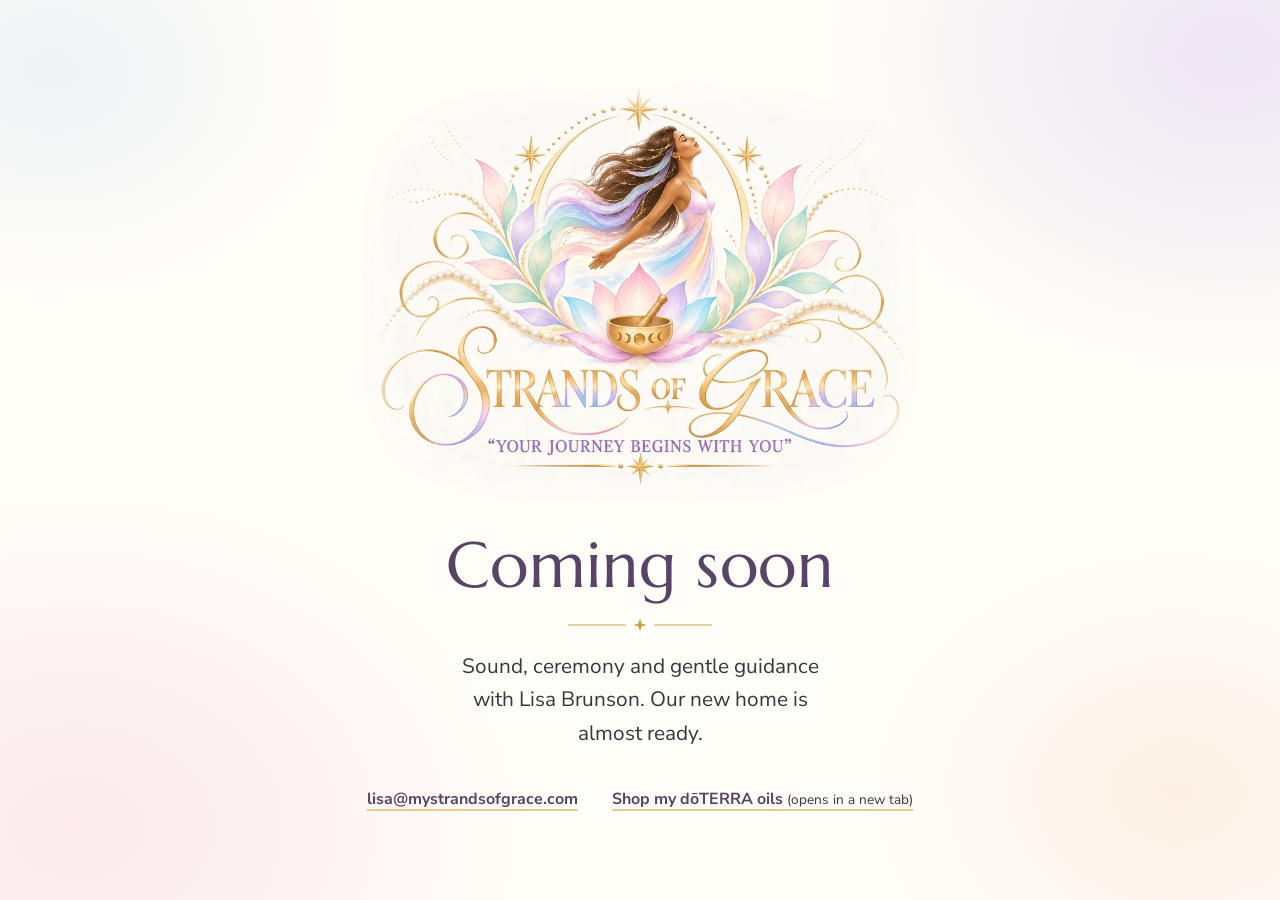
<file: coming-soon.html>
<!doctype html>
<html lang="en">
<head>
<meta charset="utf-8">
<meta name="viewport" content="width=device-width, initial-scale=1">
<title>Strands of Grace: coming soon</title>
<meta name="description" content="Strands of Grace with Lisa Brunson: sound, ceremony and gentle guidance for the journey back to yourself. Our new home is coming soon.">
<meta name="robots" content="noindex">
<meta property="og:title" content="Strands of Grace: coming soon">
<meta property="og:description" content="Sound, ceremony and gentle guidance with Lisa Brunson. Our new home is coming soon.">
<meta property="og:type" content="website">
<meta property="og:image" content="https://www.mystrandsofgrace.com/assets/brand/og-image.jpg">
<meta name="theme-color" content="#FFFDF8">
<link rel="icon" type="image/png" sizes="32x32" href="/assets/brand/favicon-32.png">
<link rel="apple-touch-icon" href="/assets/brand/apple-touch-icon.png">
<link rel="preconnect" href="https://fonts.googleapis.com">
<link rel="preconnect" href="https://fonts.gstatic.com" crossorigin>
<link rel="stylesheet" href="https://fonts.googleapis.com/css2?family=Marcellus&family=Nunito+Sans:opsz,wght@6..12,400..700&display=swap">
<link rel="preload" as="image" href="/assets/brand/emblem.webp" imagesrcset="/assets/brand/emblem-900.webp 900w, /assets/brand/emblem.webp 1448w" imagesizes="(min-width: 48em) 36rem, 88vw">
<style>
  /* A single quiet page while the full site waits on www.mystrandsofgrace.com.
     Colours and type are the site's own (css/theme.css). */
  :root {
    --ivory: #FFFDF8; --cream: #F8F3EA; --plum: #574467; --charcoal: #39343D;
    --gold: #C9A24E; --gold-light: #E6CC8A;
  }
  * { box-sizing: border-box; }
  html, body { margin: 0; min-height: 100%; }
  body {
    min-height: 100svh;
    display: grid;
    place-items: center;
    padding: clamp(1.5rem, 5vw, 3rem) 1rem;
    background:
      radial-gradient(40rem 30rem at 6% 92%, rgb(242 183 210 / 0.28), transparent 70%),
      radial-gradient(36rem 28rem at 96% 6%, rgb(200 180 232 / 0.32), transparent 70%),
      radial-gradient(28rem 22rem at 92% 88%, rgb(246 198 168 / 0.22), transparent 70%),
      radial-gradient(26rem 20rem at 4% 8%, rgb(167 201 238 / 0.18), transparent 70%),
      var(--ivory);
    color: var(--charcoal);
    font: 400 1.125rem/1.6 "Nunito Sans", "Avenir Next", Avenir, "Segoe UI", "Helvetica Neue", Arial, sans-serif;
    text-align: center;
  }
  main { display: grid; justify-items: center; gap: 1.1rem; max-width: 40rem; }
  .emblem { width: min(36rem, 88vw); height: auto; max-height: min(27rem, 52svh); object-fit: contain; }
  h1 {
    margin: 0.25rem 0 0;
    font: 400 clamp(2.6rem, 2rem + 3vw, 4rem)/1.05 "Marcellus", Optima, Candara, "Palatino Linotype", Palatino, Georgia, serif;
    color: var(--plum);
    letter-spacing: 0.01em;
  }
  .rule { display: block; width: 9rem; height: 1rem; color: var(--gold); }
  p { margin: 0; max-width: 32ch; font-size: clamp(1.1rem, 1rem + 0.5vw, 1.3rem); }
  .links { display: flex; flex-wrap: wrap; justify-content: center; gap: 0.75rem 1.75rem; margin-top: 0.6rem; font-size: 1rem; }
  a {
    color: var(--plum);
    font-weight: 700;
    text-decoration: underline;
    text-decoration-color: var(--gold-light);
    text-decoration-thickness: 2px;
    text-underline-offset: 0.3em;
    padding: 0.6rem 0.2rem;
  }
  a:hover { text-decoration-color: var(--gold); }
  a:focus-visible { outline: 2px solid var(--gold); outline-offset: 3px; border-radius: 4px; }
  .small { font-size: 0.85rem; font-weight: 400; color: var(--charcoal); }
  @media (prefers-reduced-motion: no-preference) {
    main > * { animation: rise 0.8s cubic-bezier(.2,.7,.2,1) both; }
    main > :nth-child(2) { animation-delay: 0.15s; }
    main > :nth-child(3) { animation-delay: 0.25s; }
    main > :nth-child(4) { animation-delay: 0.35s; }
    main > :nth-child(5) { animation-delay: 0.45s; }
    @keyframes rise { from { opacity: 0; transform: translateY(10px); } }
  }
</style>
</head>
<body>
  <main>
    <img class="emblem" src="/assets/brand/emblem.webp" srcset="/assets/brand/emblem-900.webp 900w, /assets/brand/emblem.webp 1448w" sizes="(min-width: 48em) 36rem, 88vw" width="1448" height="1086" alt="The Strands of Grace emblem: a woman with flowing, colourful hair rising from a lotus with a singing bowl, framed by gold stars and pearls, above the words Strands of Grace, your journey begins with you">
    <h1>Coming soon</h1>
    <svg class="rule" viewBox="0 0 144 16" aria-hidden="true" focusable="false"><path d="M0 8h58M86 8h58" stroke="currentColor" stroke-width="1"/><path d="M72 1.5l1.6 4.9 4.9 1.6-4.9 1.6L72 14.5l-1.6-4.9L65.5 8l4.9-1.6z" fill="currentColor"/></svg>
    <p>Sound, ceremony and gentle guidance with Lisa Brunson. Our new home is almost ready.</p>
    <div class="links">
      <a href="mailto:lisa@mystrandsofgrace.com">lisa@mystrandsofgrace.com</a>
      <a href="https://my.doterra.com/lisabrunson88" target="_blank" rel="noopener">Shop my dōTERRA oils<span class="small"> (opens in a new tab)</span></a>
    </div>
  </main>
</body>
</html>
</file>
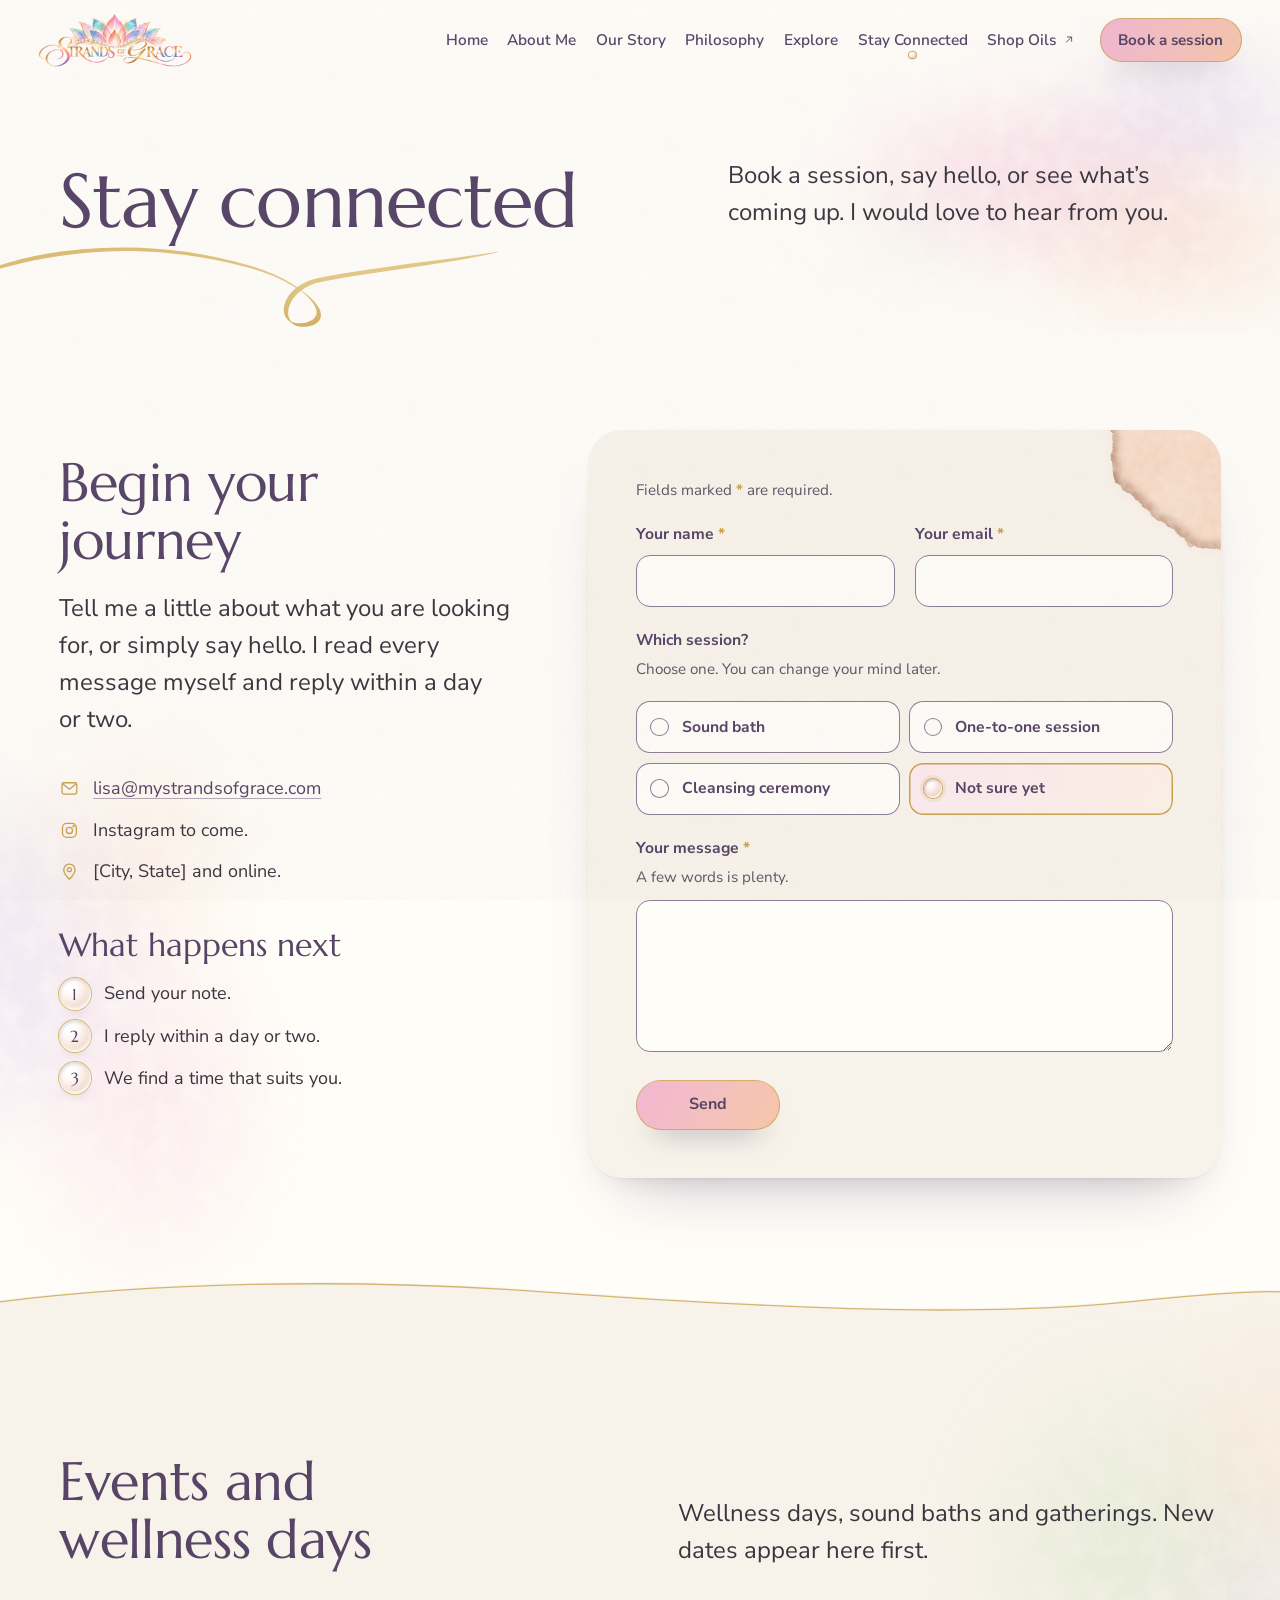
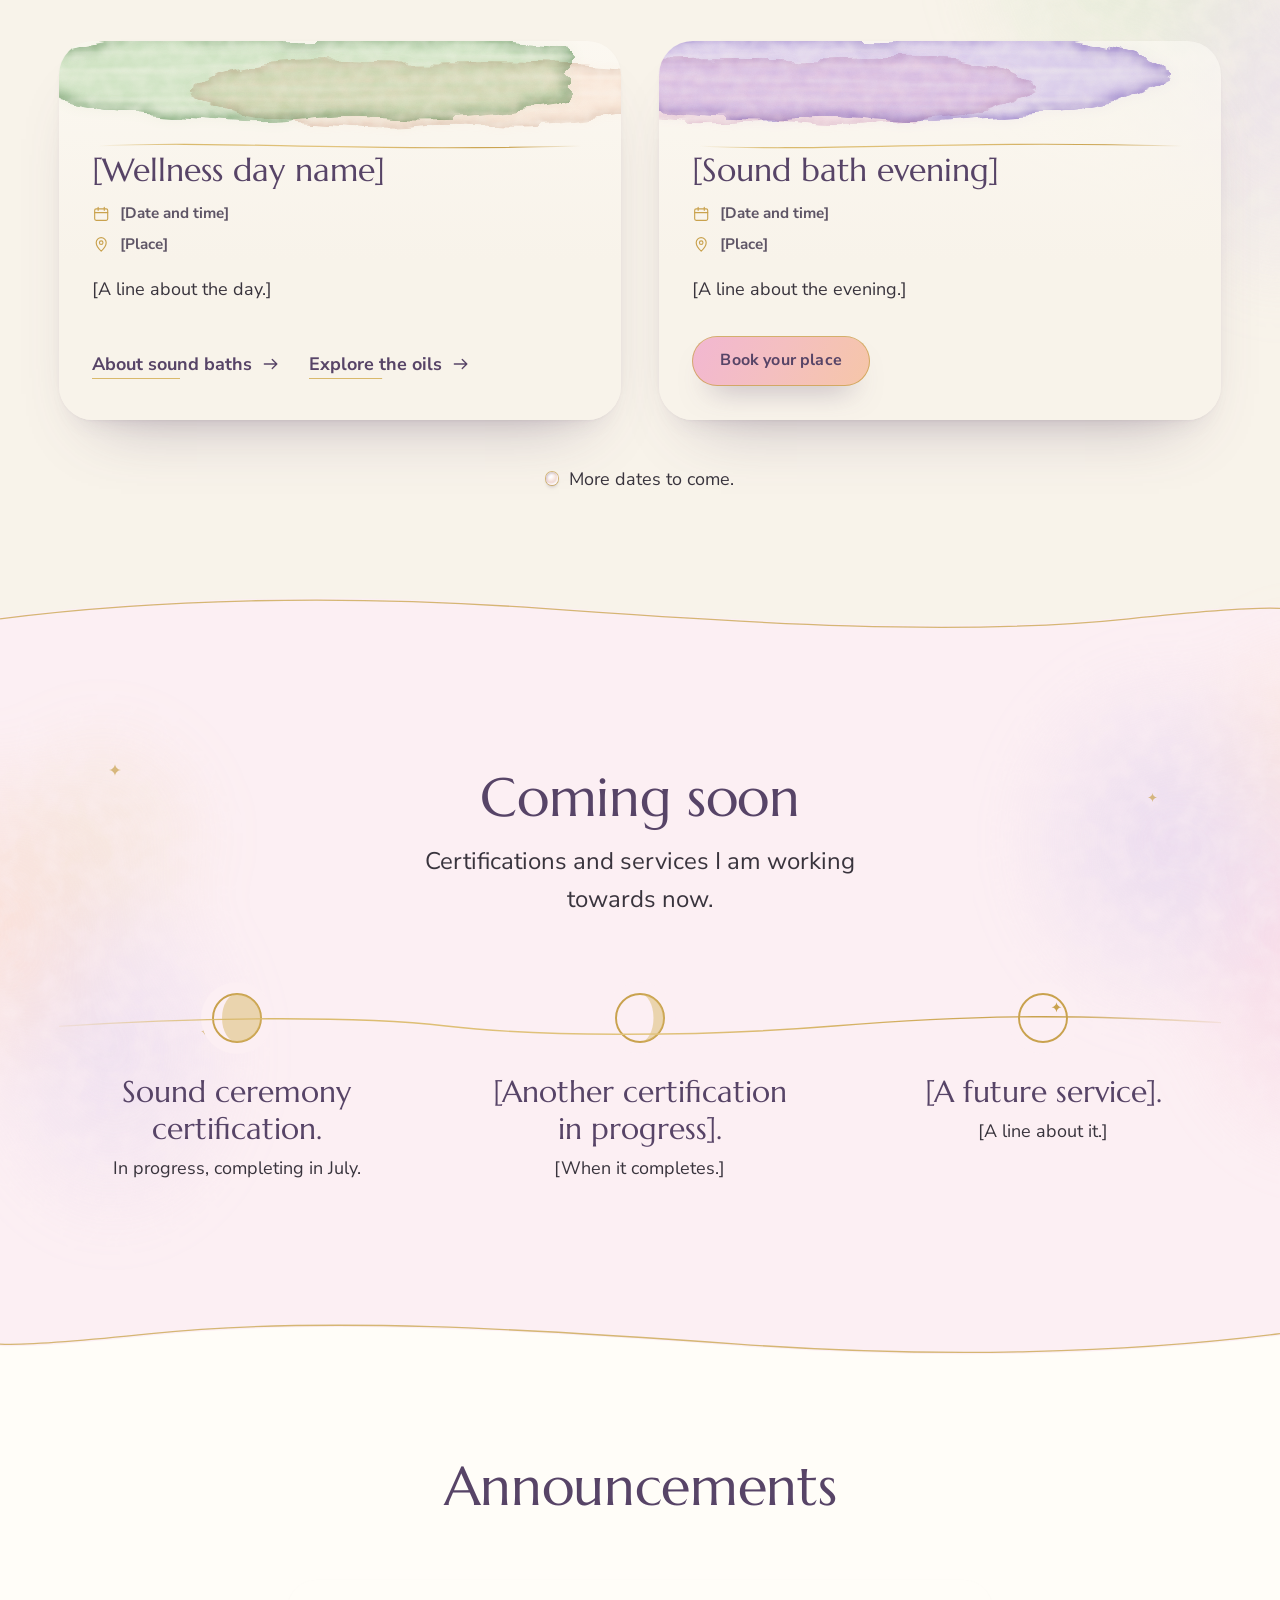
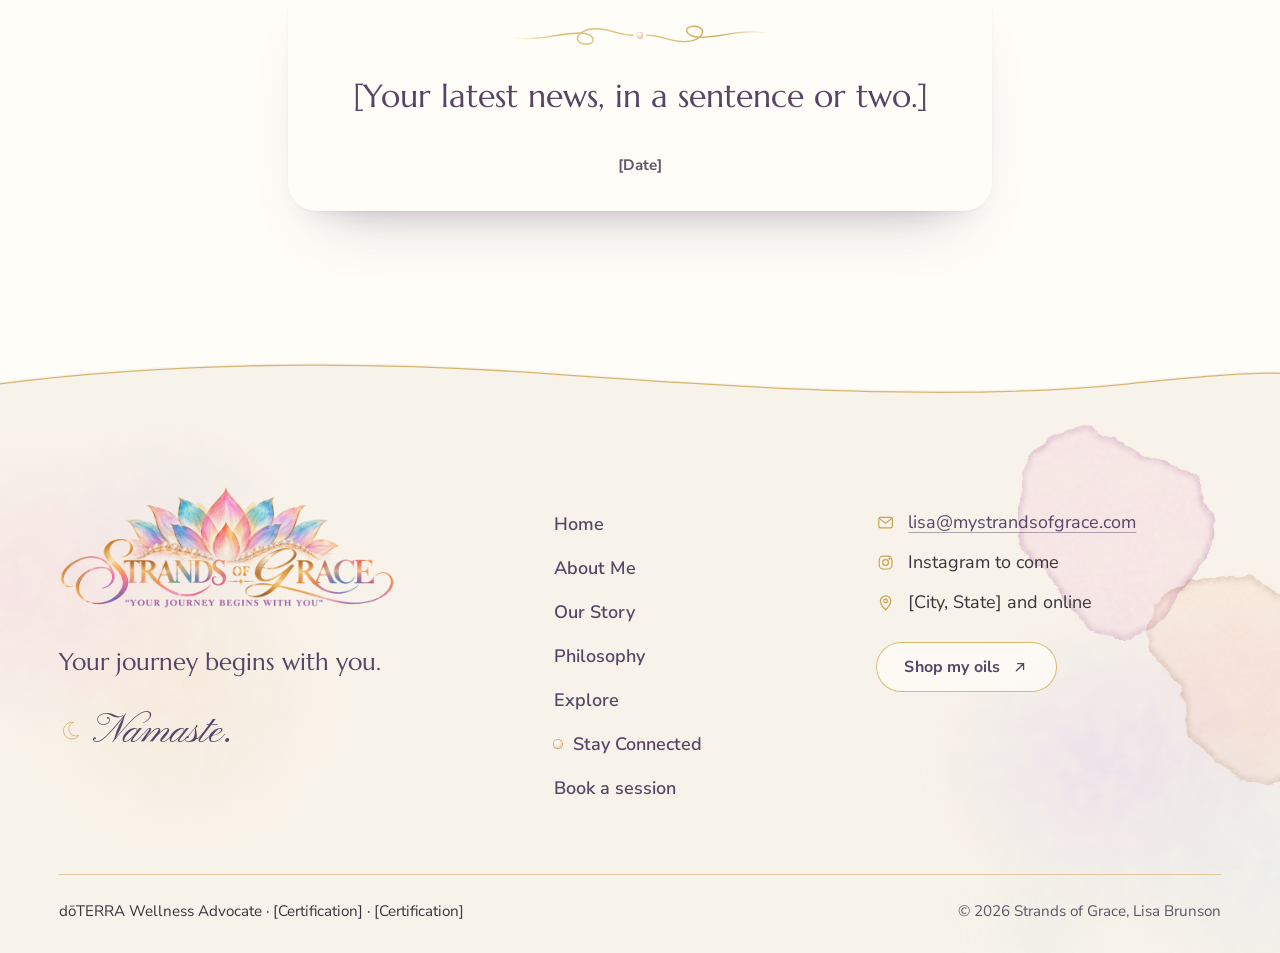
<file: connect.html>
<!doctype html>
<html lang="en">
<head>
<meta charset="utf-8">
<meta name="viewport" content="width=device-width, initial-scale=1">
<title>Stay Connected | Strands of Grace</title>
<meta name="description" content="Strands of Grace with Lisa Brunson: sound, ceremony and gentle guidance for the journey back to yourself.">
<link rel="canonical" href="https://www.mystrandsofgrace.com/connect.html">
<meta property="og:title" content="Stay Connected | Strands of Grace">
<meta property="og:description" content="Strands of Grace with Lisa Brunson: sound, ceremony and gentle guidance for the journey back to yourself.">
<meta property="og:type" content="website">
<meta property="og:site_name" content="Strands of Grace">
<meta property="og:image" content="https://www.mystrandsofgrace.com/assets/brand/og-image.jpg">
<meta property="og:image:width" content="1200">
<meta property="og:image:height" content="630">
<meta property="og:image:alt" content="The Strands of Grace logo: a watercolour lotus with a strand of pearls">
<meta name="twitter:card" content="summary_large_image">
<meta name="theme-color" content="#FFFDF8">
<link rel="icon" type="image/png" sizes="32x32" href="assets/brand/favicon-32.png">
<link rel="icon" type="image/png" sizes="192x192" href="assets/brand/icon-192.png">
<link rel="apple-touch-icon" href="assets/brand/apple-touch-icon.png">
<link rel="preconnect" href="https://fonts.googleapis.com">
<link rel="preconnect" href="https://fonts.gstatic.com" crossorigin>
<link rel="stylesheet" href="https://fonts.googleapis.com/css2?family=Marcellus&family=Nunito+Sans:ital,opsz,wght@0,6..12,300..700;1,6..12,300..700&family=Pinyon+Script&display=swap">
<link rel="stylesheet" href="css/theme.css">
<link rel="stylesheet" href="css/site.css">
<script>
/* Before anything paints: mark that scripts run, and apply the previews
   (?ink=charcoal|plum for heading colour, ?tagline=1|2 for the story line,
   ?strands=tree|arches|pearls for the six strands on About Me).
   A choice in the address is remembered for the visit (sessionStorage). */
(function (c) {
  c.add('js');
  var q = null, s = null;
  try { q = new URLSearchParams(location.search); } catch (e) {}
  try { s = window.sessionStorage; } catch (e) {}
  var pick = function (key, allowed) {
    var v = q && q.get(key);
    if (allowed.indexOf(v) !== -1) { try { s.setItem('sog-' + key, v); } catch (e) {} return v; }
    try { return s.getItem('sog-' + key); } catch (e) { return null; }
  };
  if (pick('ink', ['plum', 'charcoal']) === 'charcoal') c.add('ink-charcoal');
  if (pick('tagline', ['1', '2']) === '2') c.add('tagline-2');
  var strands = pick('strands', ['tree', 'arches', 'pearls']);
  if (strands === 'arches' || strands === 'pearls') c.add('strands-' + strands);
})(document.documentElement.classList);
</script>
<script src="js/site.js" defer></script>
</head>
<body>
<a class="skip-link" href="#main">Skip to content</a>

<!-- Shared drawing kit: petal mask, watercolour filters, washes, strokes, drops, swashes, pearls, bottles.
     The same on every page: change every copy. -->
<svg class="defs" width="0" height="0" aria-hidden="true" focusable="false">
  <defs>
    <linearGradient id="g-gold" x1="0" y1="0" x2="1" y2="1">
      <stop offset="0" stop-color="#D9B96B"/>
      <stop offset=".5" stop-color="#E6CC8A"/>
      <stop offset="1" stop-color="#C9A24E"/>
    </linearGradient>
    <linearGradient id="g-gold-h" x1="0" y1="0" x2="600" y2="0" gradientUnits="userSpaceOnUse">
      <stop offset="0" stop-color="#D9B96B" stop-opacity="0"/>
      <stop offset=".2" stop-color="#D9B96B"/>
      <stop offset=".5" stop-color="#E6CC8A"/>
      <stop offset=".8" stop-color="#C9A24E"/>
      <stop offset="1" stop-color="#C9A24E" stop-opacity="0"/>
    </linearGradient>
    <linearGradient id="g-gold-fade" x1="0" y1="0" x2="1" y2="0">
      <stop offset="0" stop-color="#D9B96B" stop-opacity="0"/>
      <stop offset=".16" stop-color="#D9B96B"/>
      <stop offset=".5" stop-color="#E2C47E"/>
      <stop offset=".84" stop-color="#C9A24E"/>
      <stop offset="1" stop-color="#C9A24E" stop-opacity="0"/>
    </linearGradient>
    <linearGradient id="g-gold-v" x1="0" y1="0" x2="0" y2="1">
      <stop offset="0" stop-color="#D9B96B" stop-opacity="0"/>
      <stop offset=".05" stop-color="#D9B96B"/>
      <stop offset=".5" stop-color="#E2C47E"/>
      <stop offset=".95" stop-color="#C9A24E"/>
      <stop offset="1" stop-color="#C9A24E" stop-opacity="0"/>
    </linearGradient>
    <radialGradient id="g-pearl" cx=".34" cy=".3" r=".8">
      <stop offset="0" stop-color="#FFFFFF"/>
      <stop offset=".28" stop-color="#FDF3ED"/>
      <stop offset=".62" stop-color="#F1DBD0"/>
      <stop offset="1" stop-color="#D8BBA8"/>
    </radialGradient>
    <clipPath id="clip-petal" clipPathUnits="objectBoundingBox">
      <path d="M.5 0C.41 .1 0 .22 0 .53C0 .8 .225 1 .5 1C.775 1 1 .8 1 .53C1 .22 .59 .1 .5 0Z"/>
    </clipPath>
    <!-- Watercolour wash: a ragged wet edge, pigment pooled darker along the rim,
         a mottled granulated body and a soft bleed beyond the edge. -->
    <filter id="f-paint" x="-22%" y="-22%" width="144%" height="144%" color-interpolation-filters="sRGB">
      <feTurbulence type="fractalNoise" baseFrequency=".012" numOctaves="3" seed="7" result="warp"/>
      <feDisplacementMap in="SourceGraphic" in2="warp" scale="46" xChannelSelector="R" yChannelSelector="G" result="shape"/>
      <feMorphology in="shape" operator="erode" radius="11" result="core"/>
      <feGaussianBlur in="core" stdDeviation="9" result="coreSoft"/>
      <feComposite in="shape" in2="coreSoft" operator="arithmetic" k2="1" k3="-1" result="rimA"/>
      <feColorMatrix in="rimA" type="saturate" values="1.5" result="rimS"/>
      <feColorMatrix in="rimS" type="matrix" values=".74 0 0 0 0  0 .74 0 0 0  0 0 .78 0 0  0 0 0 .95 0" result="rim"/>
      <feComponentTransfer in="shape" result="bodyFlat"><feFuncA type="linear" slope=".52"/></feComponentTransfer>
      <feTurbulence type="fractalNoise" baseFrequency=".05" numOctaves="2" seed="3" result="gran"/>
      <feColorMatrix in="gran" type="matrix" values="0 0 0 0 0  0 0 0 0 0  0 0 0 0 0  0 0 0 -.85 1.3" result="granA"/>
      <feTurbulence type="fractalNoise" baseFrequency=".008" numOctaves="1" seed="11" result="mottle"/>
      <feColorMatrix in="mottle" type="matrix" values="0 0 0 0 0  0 0 0 0 0  0 0 0 0 0  0 0 0 -1 1.4" result="mottleA"/>
      <feComposite in="granA" in2="mottleA" operator="arithmetic" k1="1" result="texture"/>
      <feMerge result="paint"><feMergeNode in="bodyFlat"/><feMergeNode in="rim"/></feMerge>
      <feComposite in="paint" in2="texture" operator="in" result="textured"/>
      <feGaussianBlur in="shape" stdDeviation="14" result="bleedBlur"/>
      <feComponentTransfer in="bleedBlur" result="bleed"><feFuncA type="linear" slope=".16"/></feComponentTransfer>
      <feMerge><feMergeNode in="bleed"/><feMergeNode in="textured"/></feMerge>
    </filter>
    <!-- A loaded flat brush dragged across the paper: bristle streaks and a pooled lower edge. -->
    <filter id="f-stroke" x="-10%" y="-40%" width="120%" height="180%" color-interpolation-filters="sRGB">
      <feTurbulence type="fractalNoise" baseFrequency=".02 .05" numOctaves="3" seed="5" result="warp"/>
      <feDisplacementMap in="SourceGraphic" in2="warp" scale="22" xChannelSelector="R" yChannelSelector="G" result="shape"/>
      <feMorphology in="shape" operator="erode" radius="5" result="core"/>
      <feGaussianBlur in="core" stdDeviation="6" result="coreSoft"/>
      <feComposite in="shape" in2="coreSoft" operator="arithmetic" k2="1" k3="-1" result="rimA"/>
      <feColorMatrix in="rimA" type="saturate" values="1.45" result="rimS"/>
      <feColorMatrix in="rimS" type="matrix" values=".76 0 0 0 0  0 .76 0 0 0  0 0 .8 0 0  0 0 0 .9 0" result="rim"/>
      <feComponentTransfer in="shape" result="bodyFlat"><feFuncA type="linear" slope=".58"/></feComponentTransfer>
      <feTurbulence type="fractalNoise" baseFrequency=".004 .09" numOctaves="2" seed="2" result="streak"/>
      <feColorMatrix in="streak" type="matrix" values="0 0 0 0 0  0 0 0 0 0  0 0 0 0 0  0 0 0 -.9 1.35" result="streakA"/>
      <feTurbulence type="fractalNoise" baseFrequency=".06" numOctaves="2" seed="3" result="gran"/>
      <feColorMatrix in="gran" type="matrix" values="0 0 0 0 0  0 0 0 0 0  0 0 0 0 0  0 0 0 -.7 1.2" result="granA"/>
      <feComposite in="streakA" in2="granA" operator="arithmetic" k1="1" result="texture"/>
      <feMerge result="paint"><feMergeNode in="bodyFlat"/><feMergeNode in="rim"/></feMerge>
      <feComposite in="paint" in2="texture" operator="in" result="textured"/>
      <feGaussianBlur in="shape" stdDeviation="8" result="bleedBlur"/>
      <feComponentTransfer in="bleedBlur" result="bleed"><feFuncA type="linear" slope=".14"/></feComponentTransfer>
      <feMerge><feMergeNode in="bleed"/><feMergeNode in="textured"/></feMerge>
    </filter>
    <!-- Small drops: the same character at a small size (the seven colours, emblems, labels). -->
    <filter id="f-drop" x="-30%" y="-30%" width="160%" height="160%" color-interpolation-filters="sRGB">
      <feTurbulence type="fractalNoise" baseFrequency=".04" numOctaves="2" seed="5" result="warp"/>
      <feDisplacementMap in="SourceGraphic" in2="warp" scale="9" xChannelSelector="R" yChannelSelector="G" result="shape"/>
      <feMorphology in="shape" operator="erode" radius="2.2" result="core"/>
      <feGaussianBlur in="core" stdDeviation="2.4" result="coreSoft"/>
      <feComposite in="shape" in2="coreSoft" operator="arithmetic" k2="1" k3="-1" result="rimA"/>
      <feColorMatrix in="rimA" type="saturate" values="1.45" result="rimS"/>
      <feColorMatrix in="rimS" type="matrix" values=".76 0 0 0 0  0 .76 0 0 0  0 0 .8 0 0  0 0 0 .92 0" result="rim"/>
      <feComponentTransfer in="shape" result="bodyFlat"><feFuncA type="linear" slope=".6"/></feComponentTransfer>
      <feTurbulence type="fractalNoise" baseFrequency=".2" numOctaves="2" seed="3" result="gran"/>
      <feColorMatrix in="gran" type="matrix" values="0 0 0 0 0  0 0 0 0 0  0 0 0 0 0  0 0 0 -.7 1.22" result="granA"/>
      <feMerge result="paint"><feMergeNode in="bodyFlat"/><feMergeNode in="rim"/></feMerge>
      <feComposite in="paint" in2="granA" operator="in" result="textured"/>
      <feGaussianBlur in="shape" stdDeviation="4" result="bleedBlur"/>
      <feComponentTransfer in="bleedBlur" result="bleed"><feFuncA type="linear" slope=".18"/></feComponentTransfer>
      <feMerge><feMergeNode in="bleed"/><feMergeNode in="textured"/></feMerge>
    </filter>
    <!-- Fades for the washes: each mask keeps one side crisp and lets the other
         dissolve, like wet-in-wet paint. Named for the crisp side. -->
    <linearGradient id="g-fade-tl" x1="0" y1="0" x2="1" y2="1"><stop offset=".2" stop-color="#fff"/><stop offset=".55" stop-color="#fff" stop-opacity=".7"/><stop offset=".85" stop-color="#fff" stop-opacity=".1"/></linearGradient>
    <linearGradient id="g-fade-br" x1="1" y1="1" x2="0" y2="0"><stop offset=".2" stop-color="#fff"/><stop offset=".55" stop-color="#fff" stop-opacity=".7"/><stop offset=".85" stop-color="#fff" stop-opacity=".1"/></linearGradient>
    <linearGradient id="g-fade-bl" x1="0" y1="1" x2="1" y2="0"><stop offset=".2" stop-color="#fff"/><stop offset=".55" stop-color="#fff" stop-opacity=".7"/><stop offset=".85" stop-color="#fff" stop-opacity=".1"/></linearGradient>
    <linearGradient id="g-fade-tr" x1="1" y1="0" x2="0" y2="1"><stop offset=".2" stop-color="#fff"/><stop offset=".55" stop-color="#fff" stop-opacity=".7"/><stop offset=".85" stop-color="#fff" stop-opacity=".1"/></linearGradient>
    <mask id="m-fade-tl" maskContentUnits="objectBoundingBox" x="-.4" y="-.4" width="1.8" height="1.8"><rect x="-.4" y="-.4" width="1.8" height="1.8" fill="url(#g-fade-tl)"/></mask>
    <mask id="m-fade-br" maskContentUnits="objectBoundingBox" x="-.4" y="-.4" width="1.8" height="1.8"><rect x="-.4" y="-.4" width="1.8" height="1.8" fill="url(#g-fade-br)"/></mask>
    <mask id="m-fade-bl" maskContentUnits="objectBoundingBox" x="-.4" y="-.4" width="1.8" height="1.8"><rect x="-.4" y="-.4" width="1.8" height="1.8" fill="url(#g-fade-bl)"/></mask>
    <mask id="m-fade-tr" maskContentUnits="objectBoundingBox" x="-.4" y="-.4" width="1.8" height="1.8"><rect x="-.4" y="-.4" width="1.8" height="1.8" fill="url(#g-fade-tr)"/></mask>
    <!-- Wash silhouettes, painted with #f-paint. Layer two or three in different
         colours with class="mul" and new colours appear where they meet. -->
    <symbol id="s-wash-a" viewBox="0 0 1000 1000" overflow="visible"><path d="M838 377C883 494 832 477 772 627C711 776 760 824 637 876C513 928 472 886 361 799C249 712 327 723 265 586C204 448 120 461 156 339C191 218 244 211 384 181C524 150 486 178 623 237C759 296 793 260 838 377Z" fill="currentColor" filter="url(#f-paint)"/></symbol>
    <symbol id="s-wash-b" viewBox="0 0 1000 1000" overflow="visible"><path d="M914 573C892 671 785 623 661 692C537 760 623 768 500 800C377 832 347 872 249 799C152 726 157 680 175 557C193 435 249 509 309 390C370 271 278 244 377 162C476 79 533 54 640 115C747 176 652 228 734 365C816 502 936 475 914 573Z" fill="currentColor" filter="url(#f-paint)"/></symbol>
    <symbol id="s-wash-c" viewBox="0 0 1000 1000" overflow="visible"><path d="M746 672C657 802 651 841 521 839C392 838 413 785 315 668C216 551 193 597 194 450C195 303 196 240 319 177C442 114 456 172 606 241C755 309 774 277 817 407C859 536 834 542 746 672Z" fill="currentColor" filter="url(#f-paint)"/></symbol>
    <symbol id="s-stroke" viewBox="0 0 600 140" overflow="visible">
      <path d="M0 66C40 28 120 18 220 24C330 30 440 18 600 36L600 102C540 112 480 124 400 118C330 112 300 130 230 122C150 114 70 118 0 74Z" fill="currentColor" filter="url(#f-stroke)"/>
    </symbol>
    <symbol id="s-drop" viewBox="0 0 100 100" overflow="visible">
      <path d="M51 12C71 13 88 30 85 53C82 76 65 88 47 87C26 86 12 71 15 49C18 27 33 11 51 12Z" fill="currentColor" filter="url(#f-drop)"/>
    </symbol>
    <symbol id="s-petal" viewBox="0 0 100 100" overflow="visible">
      <path d="M50 2C64 24 94 42 94 68C94 88 74 98 50 98C26 98 6 88 6 68C6 42 36 24 50 2Z" fill="currentColor"/>
      <path d="M50 2C64 24 94 42 94 68C94 88 74 98 50 98C26 98 6 88 6 68C6 42 36 24 50 2Z" fill="none" stroke="#D9B96B" stroke-opacity=".6" stroke-width="1" vector-effect="non-scaling-stroke"/>
      <path d="M50 14C50 40 50 66 50 90" fill="none" stroke="#FFFDF8" stroke-opacity=".7" stroke-width="1" vector-effect="non-scaling-stroke"/>
    </symbol>
    <symbol id="s-pearl" viewBox="0 0 24 24" overflow="visible">
      <ellipse cx="12" cy="21" rx="7.5" ry="2.2" fill="#574467" opacity=".16"/>
      <circle cx="12" cy="12" r="9" fill="url(#g-pearl)" stroke="#C9A24E" stroke-opacity=".75" stroke-width=".9"/>
      <path d="M6 16.5A7.2 7.2 0 0 0 17.4 17" fill="none" stroke="#FFFFFF" stroke-opacity=".8" stroke-width="1.1" stroke-linecap="round"/>
      <circle cx="9" cy="8.4" r="2.1" fill="#FFFFFF" opacity=".95"/>
    </symbol>
    <symbol id="s-flourish" viewBox="0 0 600 90" overflow="visible">
      <g fill="none" stroke="url(#g-gold-h)" stroke-width="1.4" stroke-linecap="round">
        <path vector-effect="non-scaling-stroke" d="M284 45C250 45 230 30 196 30C150 30 140 64 172 66C200 68 196 40 160 40C110 40 60 60 6 50"/>
        <path vector-effect="non-scaling-stroke" d="M316 45C350 45 370 60 404 60C450 60 460 26 428 24C400 22 404 50 440 50C490 50 540 30 594 40"/>
      </g>
      <use href="#s-pearl" x="290" y="35" width="20" height="20"/>
    </symbol>
    <symbol id="s-swash-long" viewBox="0 0 1000 260" overflow="visible"><path d="M0 150.1L51.8 133.3L74.9 126.6L98.5 120.6L130.7 113.2L155.5 108.3L180.8 104.1L206.5 100.7L232.7 98L259.3 96.2L286.2 95.2L313.4 95.1L340.9 95.8L368.7 97.4L415.4 102.2L443.7 106.4L472 111.5L500.4 117.7L536.9 127L558.8 133.9L578.9 141.6L597.1 149.8L617.2 160.7L634 171.8L644.4 181.3L653.8 192.8L657.4 199.3L659.3 205.3L659.6 210.4L658.7 214.4L656.3 218.6L653.3 221.7L648.6 224.7L641.9 227.4L636.9 228.7L629.9 229.4L623.8 229.2L618.2 228.3L613.3 226.6L610.9 224.3L608 218.6L606.7 212.7L606.9 204.8L608.5 198.1L611.3 191L614.4 185.7L619.8 178.6L624.9 173.4L630.8 168.4L637.8 163.8L645.7 159.7L654.5 156L660.9 154L681 149.7L728.2 141.2L857.7 122.5L928.5 111.1L976.2 101.9L994.1 97.8L1000 95.9L915.9 108L827.8 119.2L737.8 131.9L705.6 137.1L674.4 142.9L655.4 146.9L645.2 150.2L636 154.2L627.7 158.9L620.5 164.2L612.3 171.9L607.4 178.2L602.5 186.9L599.5 195.7L598.5 202.2L598.8 208.5L600.2 214.3L602.8 219.4L607.8 224.8L616.8 231.6L622.7 234.3L629.7 235.8L640.7 235.8L646.8 234.6L654.7 231.9L659.1 229.5L662.7 226.4L665.5 222.7L667.2 218.5L667.8 214.1L666.8 207.6L665.1 203.3L661.6 197L656.8 190.6L650.7 184.1L643.4 177.4L631.8 168.3L614.7 156.4L598.5 147.1L580.3 138.3L560.1 130.1L538.2 122.6L501.6 112.8L473.1 106.4L444.6 101L416.2 96.5L387.9 93.1L359.8 90.6L332 89L304.3 88.3L277 88.6L249.9 89.6L223.3 91.6L188.3 95.4L162.6 99.2L137.4 103.7L112.7 109.1L88.7 115.6L57.7 125.4L35.2 133.7L13.6 142.8L0 149.9Z" fill="url(#g-gold)"/></symbol>
    <symbol id="s-swash-long-r" viewBox="0 0 1000 260" overflow="visible"><path d="M1000 149.9L986.3 143L964.6 134.1L942.2 125.9L911.2 116.2L887.2 109.7L862.6 104.1L837.4 99.2L811.7 95.4L776.7 91.6L750.1 89.6L723 88.6L695.7 88.3L668 89L640.2 90.6L612.1 93.1L583.8 96.5L555.4 101L526.9 106.4L498.4 112.8L461.8 122.6L439.9 130.1L419.7 138.3L401.5 147.1L385.3 156.4L368.2 168.3L356.6 177.4L349.3 184.1L343.2 190.6L338.4 197L334.9 203.3L333.2 207.6L332.2 214.1L332.8 218.5L334.5 222.7L337.3 226.4L340.9 229.5L345.3 231.9L353.2 234.6L359.3 235.8L370.3 235.8L377.3 234.3L383.2 231.6L392.2 224.8L397.2 219.4L399.8 214.3L401.2 208.5L401.5 202.2L400.5 195.7L397.5 186.9L392.6 178.2L387.7 171.9L379.5 164.2L372.3 158.9L364 154.2L354.8 150.2L344.6 146.9L325.6 142.9L294.4 137.1L262.2 131.9L206.5 123.9L0 95.9L5.9 97.9L29.7 103.5L83.3 113.7L118.7 119.5L222.4 133.7L271.8 141.2L319 149.7L339.1 154L345.5 156L354.3 159.7L362.2 163.8L369.2 168.4L375.1 173.4L380.2 178.6L385.6 185.7L388.7 191L391.5 198.1L393.1 204.8L393.3 212.7L392 218.6L389.1 224.3L386.7 226.6L381.8 228.3L376.2 229.2L370.1 229.4L363.1 228.7L358.1 227.4L351.4 224.7L346.7 221.7L343.7 218.6L341.3 214.4L340.4 210.4L340.7 205.3L342.6 199.3L346.2 192.8L355.6 181.3L366 171.8L382.8 160.7L402.9 149.8L421.1 141.6L441.2 133.9L463.1 127L499.6 117.7L528 111.5L556.3 106.4L584.6 102.2L631.3 97.4L659.1 95.8L686.6 95.1L713.8 95.2L740.7 96.2L767.3 98L793.5 100.7L819.2 104.1L852.9 109.6L877.5 114.4L901.7 119.9L925.3 126.1L948.3 132.8L1000 150.1Z" fill="url(#g-gold)"/></symbol>
    <symbol id="s-swash-flourish" viewBox="0 0 400 110" overflow="visible"><path d="M400 39.9L375.4 34.7L341.6 29.2L299.3 24.8L263.2 22.5L228.7 21.8L199.9 22.7L172.4 25.2L146.4 29.3L135.9 31.5L123.4 35.2L115 38.5L104.9 43.3L96.3 48.5L89.2 54.1L83.6 60L79.5 66L77.3 72.1L77.1 76.7L78.2 80.8L81.5 85.1L88 90.3L94.2 93.2L102.3 94.8L114.5 94.9L120.4 94L125.5 92.5L129.9 90.4L133.4 87.5L135.8 84L136.8 80L136.7 76L135.5 72.2L133.6 68.6L130.1 64.2L117.5 53.5L110.9 49.5L105.2 46.9L92.3 43L80.1 41.3L69.8 41.6L56.8 43.2L43.1 46.4L30.6 50.7L18 56.7L7.1 63.6L0 69.9L23.2 58.2L34.7 53.9L45.8 50.7L59.2 48.2L71.8 47L82.3 46.7L93.7 47.9L107.8 51.6L119.3 57.2L122.1 59L125.4 62.4L129.5 69.3L130.4 72.5L130.4 76.3L129.2 79.8L126.9 82.8L123.7 85.2L120.1 86.9L115.4 88.3L109.3 89.2L102.6 89.5L95.2 89L88 87.3L85.6 86.3L84.8 85.4L83.3 80.5L84.1 75L87.1 68.6L92 62.5L97.5 57.4L104.5 52.3L113 47.5L120.4 44L131.5 39.9L140.8 37.2L162.1 33L184.6 30L208.3 28.1L233 27.4L258.7 27.7L280.8 28.7L308.1 30.7L400 40.1Z" fill="url(#g-gold)"/></symbol>
    <symbol id="s-swash-arc" viewBox="0 0 600 760" overflow="visible"><path d="M330 -0.1L316.6 2L296.6 7L276.6 13.4L256.7 21.2L236.9 30.3L223.9 37L211.2 44.6L192.4 57L174.2 70.7L162.4 80.5L145.2 96.2L134.2 107.3L118.3 125L108.3 137.6L94.1 157.3L85.2 171.2L72.8 193L65.3 208.2L58.3 223.9L52 240.2L43.6 265.6L38.9 283.2L34.9 301.3L31.7 320L29.3 339.1L27.9 358.1L27.4 377L27.8 395.6L29.1 414L31.3 432.1L34.3 449.9L38.1 467.3L42.9 484.4L48.4 501.1L54.8 517.4L62 533.2L70 548.5L78.8 563.4L88.4 577.6L98.8 591.3L121.3 617.4L133.7 629.6L146.8 641.1L160.7 652L175.3 662.2L190.7 671.6L206.9 680.3L223.8 688.1L241.4 695.1L259.8 701.3L278.9 706.5L308.8 712.6L348.8 717.7L370.8 721.3L394 726.6L413.6 732.4L433.3 740.4L441.7 745L447.2 748.8L447.5 750.8L446.9 752.1L445.7 752.2L445.2 751.5L443.5 752.6L439.9 753.6L430.2 754.3L420.5 753.6L414.6 752.2L411 750.5L410.1 749.7L409.4 746.2L409.8 742L411.5 736.6L414.9 730.7L418.8 725.7L428.5 717.2L435.5 712.9L441.4 710L454.8 705.5L467.3 703.5L482.3 703.5L499.5 704.9L516.4 707.6L532.9 711.4L550.9 717L567.7 723.5L583.1 730.7L600 739.9L585.5 730.5L566.6 720.6L547.5 712.6L529.2 706.4L510.1 701.5L490.2 698.2L470 696.6L455.9 697.2L447.9 698.7L440.4 700.8L433.4 703.6L425 708.2L419.5 712.1L413.1 717.9L408.2 724.2L405.4 729.1L403.7 734.1L403.1 739L403.8 743.7L405.8 747.7L408.9 750.7L411.4 754.3L415.4 757.6L420.7 760L427.4 761.4L439 761.9L447.6 760.7L450.4 759.4L452.6 757.1L453.3 755.6L453 752.4L445 743.4L440.8 739.9L431.1 734.2L418.3 728.4L395.6 720.8L372.1 715L349.8 711L299.8 704.4L270.8 698.2L243.3 689.9L217.3 679.8L192.8 667.9L177.4 658.9L162.7 649.3L141.9 633.4L129 621.9L116.8 609.8L105.4 597L100.1 590.3L90.2 576.4L81 562L68.8 539.5L61.6 523.9L55.3 507.9L49.8 491.5L45.1 474.7L39.6 448.9L36.9 431.3L34.6 404.4L34 386.2L34.4 367.8L35.6 349.2L37.7 330.5L40.7 311.9L44.5 293.9L51.5 267.9L56.9 251.3L63 235.1L69.7 219.5L80.7 197.1L88.7 182.9L101.7 162.5L110.9 149.5L125.5 131.1L135.8 119.4L151.8 103L162.9 92.6L180.1 78.1L191.9 69.1L210 56.5L234.7 41.4L253.5 31.1L266.1 24.9L285.3 16.4L304.5 9L330 0.1Z" fill="url(#g-gold)"/></symbol>
    <symbol id="s-swash-arc-r" viewBox="0 0 600 760" overflow="visible"><path d="M270 0.1L295.5 9L314.7 16.4L333.9 24.9L346.5 31.1L365.3 41.4L390 56.5L408.1 69.1L419.9 78.1L437.1 92.6L448.2 103L464.2 119.4L474.5 131.1L489.1 149.5L498.3 162.5L511.3 182.9L519.3 197.1L530.3 219.5L537 235.1L543.1 251.3L548.5 267.9L555.5 293.9L559.3 311.9L562.3 330.5L564.4 349.2L565.6 367.8L566 386.2L565.4 404.4L563.1 431.3L560.4 448.9L554.9 474.7L550.2 491.5L544.7 507.9L538.4 523.9L531.2 539.5L519 562L509.8 576.4L499.9 590.3L494.6 597L483.2 609.8L471 621.9L458.1 633.4L437.3 649.3L422.6 658.9L407.2 667.9L382.7 679.8L356.7 689.9L329.2 698.2L300.2 704.4L250.2 711L227.9 715L204.4 720.8L181.7 728.4L168.9 734.2L159.2 739.9L155 743.4L147 752.4L146.7 755.6L147.4 757.1L149.6 759.4L152.4 760.7L161 761.9L172.6 761.4L179.3 760L184.6 757.6L188.6 754.3L191.1 750.7L194.2 747.7L196.2 743.7L196.9 739L196.3 734.1L194.6 729.1L191.8 724.2L186.9 717.9L180.5 712.1L175 708.2L166.6 703.6L159.6 700.8L152.1 698.7L144.1 697.2L130 696.6L109.8 698.2L89.9 701.5L70.8 706.4L52.5 712.6L33.4 720.6L14.5 730.5L0 739.9L16.9 730.7L32.3 723.5L49.1 717L67.1 711.4L83.6 707.6L100.5 704.9L117.7 703.5L132.7 703.5L145.2 705.5L158.6 710L164.5 712.9L171.5 717.2L181.2 725.7L185.1 730.7L188.5 736.6L190.2 742L190.6 746.2L189.9 749.7L189 750.5L185.4 752.2L179.5 753.6L169.8 754.3L160.1 753.6L156.5 752.6L154.8 751.5L154.3 752.2L153.1 752.1L152.5 750.8L152.8 748.8L158.3 745L166.7 740.4L186.4 732.4L206 726.6L229.2 721.3L251.2 717.7L291.2 712.6L321.1 706.5L340.2 701.3L358.6 695.1L376.2 688.1L393.1 680.3L409.3 671.6L424.7 662.2L439.3 652L453.2 641.1L466.3 629.6L478.7 617.4L501.2 591.3L511.6 577.6L521.2 563.4L530 548.5L538 533.2L545.2 517.4L551.6 501.1L557.1 484.4L561.9 467.3L565.7 449.9L568.7 432.1L570.9 414L572.2 395.6L572.6 377L572.1 358.1L570.7 339.1L568.3 320L565.1 301.3L561.1 283.2L556.4 265.6L548 240.2L541.7 223.9L534.7 208.2L527.2 193L514.8 171.2L505.9 157.3L491.7 137.6L481.7 125L465.8 107.3L454.8 96.2L437.6 80.5L425.8 70.7L407.6 57L388.8 44.6L376.1 37L363.1 30.3L343.3 21.2L323.4 13.4L303.4 7L283.4 2L270 -0.1Z" fill="url(#g-gold)"/></symbol>
    <symbol id="s-swash-wave" viewBox="0 0 900 130" overflow="visible"><path d="M0 70.1L55.7 60.3L87.2 55.5L132 49.7L170.7 46L209.6 44L241.9 43.5L280.3 44.5L312 46.7L349.2 51.1L385.4 57.4L404.2 62.8L413.8 66.7L422.4 71L429.8 75.7L438.2 83.8L442.7 90.4L444.2 94L444.7 97.3L443.7 101.7L441.7 104.4L439.6 106.1L433.3 108.4L425 109.3L419.5 109L415.9 108.2L414.4 106.5L413.2 102.6L413.4 96.9L414.9 91.7L417.9 85.9L421.5 81L426.4 76.1L430.9 72.6L442.1 66.2L456.2 61.4L470.2 59.1L510.4 58.1L553 58.8L597.4 60.7L726.6 67.9L786 69.7L821.7 69L855.9 66.9L881.7 63.8L894 61.6L900 59.9L848.9 63.6L821.6 64.4L793.3 64.3L719.3 62.1L597.7 55.3L545.9 53L496.6 52.3L469.8 52.9L460.5 53.6L451.9 55.1L444 57.2L436.7 59.9L428.1 64.3L422.5 68L416.2 73.6L412.4 78L408.5 84.2L406.3 90.6L405.7 95.2L406.7 101.1L408.7 104.7L411.7 107.5L419.7 112.9L424.4 114.5L430.2 115.1L439.6 114.2L444.3 112.8L447 111.3L449.3 109.3L451 106.8L451.9 104L451.9 99.8L449.5 93.2L443.8 85.7L435.7 78.3L423.4 69.4L414.9 64.4L405.4 59.8L394.9 55.8L386.4 53.2L356.1 47.3L318.8 42.2L280.6 39L235.4 37.7L196.4 38.4L150.8 41.3L105.5 46.4L73.6 51.7L30 61.1L11.8 66L0 69.9Z" fill="url(#g-gold)"/></symbol>
    <symbol id="s-arrow" viewBox="0 0 24 24">
      <path d="M4 12h15M13.5 6.5 19 12l-5.5 5.5" fill="none" stroke="currentColor" stroke-width="1.6" stroke-linecap="round" stroke-linejoin="round"/>
    </symbol>
    <symbol id="s-external" viewBox="0 0 24 24">
      <path d="M8 16 16.5 7.5M9.5 7h7.5v7.5" fill="none" stroke="currentColor" stroke-width="1.6" stroke-linecap="round" stroke-linejoin="round"/>
    </symbol>
    <!-- An oil bottle: plum cap, gold collar, ivory glass and a label painted in the oil's colour. -->
    <symbol id="s-bottle" viewBox="0 0 60 112" overflow="visible">
      <rect x="18" y="1" width="24" height="29" rx="4.5" fill="#574467"/>
      <path d="M22.5 7v18M27 7v18M31.5 7v18M36 7v18" stroke="#FFFDF8" stroke-opacity=".2" stroke-width="1.2"/>
      <rect x="20" y="29" width="20" height="8" rx="1" fill="url(#g-gold)"/>
      <path d="M15 37h30a7 7 0 0 1 7 7v57a9 9 0 0 1-9 9H17a9 9 0 0 1-9-9V44a7 7 0 0 1 7-7Z" fill="#FFFDF8" fill-opacity=".9" stroke="#C9A24E" stroke-width="1.3"/>
      <rect x="12.5" y="50" width="35" height="41" rx="2.5" fill="#FFFDF8" stroke="#D9B96B" stroke-opacity=".9" stroke-width=".9"/>
      <path d="M17 58C22 48 44 50 46 60C48 72 41 80 30 80C18 80 12 68 17 58Z" fill="currentColor" filter="url(#f-drop)"/>
      <path d="M19 82.5h22M24 86.5h12" stroke="#C9A24E" stroke-opacity=".75" stroke-width="1" stroke-linecap="round"/>
      <path d="M13.5 45v46" stroke="#FFFFFF" stroke-opacity=".85" stroke-width="2.2" stroke-linecap="round"/>
    </symbol>
    <!-- The six strands, drawn as fine gold lines (stroke colour and width come from the page).
         Roots: a seed putting down roots. Calling: a star. Heart: a heart held in a lotus.
         Growth: a leafing branch. Discovery: a crescent moon. Becoming: a rising sun. -->
    <symbol id="s-sym-roots" viewBox="0 0 48 48" overflow="visible"><path fill="none" stroke="currentColor" d="M24 12.5c3.4 2 4.5 5.7 2.6 8.8-.7 1.1-1.6 1.9-2.6 2.3-1-.4-1.9-1.2-2.6-2.3-1.9-3.1-.8-6.8 2.6-8.8ZM24 12.5c0-2.8 1.1-5 3.4-6.4M27.4 6.1c1.7-1.7 4-2.3 6.3-1.9-.6 2.3-2.7 3.8-6.3 1.9ZM5.5 24.2c3.8-1 7.9-1.2 12.1-.6M30.4 23.6c4.2-.6 8.3-.4 12.1.6M24 23.6v4c0 4.6-1.2 8.8-3.4 13M24 28c-3.4 1.2-6.4 3.8-8.4 8M24 28c3.4 1.2 6.4 3.8 8.4 8M24 31.6c2.4 2.4 3.4 6 3.6 9.4M15.6 36c-1.3 1.2-2.1 2.8-2.6 4.4M32.4 36c1.3 1.2 2.1 2.8 2.6 4.4"/></symbol>
    <symbol id="s-sym-calling" viewBox="0 0 48 48" overflow="visible"><path fill="none" stroke="currentColor" d="M24.0 9.5L28.1 20.3L39.7 20.9L30.7 28.2L33.7 39.3L24.0 33.0L14.3 39.3L17.3 28.2L8.3 20.9L19.9 20.3ZM39.5 5c.4 2.4 1.7 3.7 4.1 4.1-2.4.4-3.7 1.7-4.1 4.1-.4-2.4-1.7-3.7-4.1-4.1 2.4-.4 3.7-1.7 4.1-4.1Z"/></symbol>
    <symbol id="s-sym-heart" viewBox="0 0 48 48" overflow="visible"><path fill="none" stroke="currentColor" d="M24 33c-5.4-3.4-8.6-6.8-8.6-10.6a4.3 4.3 0 0 1 8.6-1.9 4.3 4.3 0 0 1 8.6 1.9c0 3.8-3.2 7.2-8.6 10.6ZM24 39.5c-3-7-9-11-17.5-11.5.6 7.2 7.6 11.5 17.5 11.5ZM24 39.5c3-7 9-11 17.5-11.5-.6 7.2-7.6 11.5-17.5 11.5ZM24 13.5V8M17.5 15.5l-2.5-3.5M30.5 15.5l2.5-3.5M14 43.5h20"/></symbol>
    <symbol id="s-sym-growth" viewBox="0 0 48 48" overflow="visible"><path fill="none" stroke="currentColor" d="M12 42C15.5 33 22 23.5 35.5 8.5M16.2 34.6c-4.6-.6-7.4-3.6-7.8-7.8 4.5.2 7.4 3.1 7.8 7.8ZM19.9 28.8c1.1-4.5 4.6-6.8 8.9-6.8-.6 4.5-3.9 7-8.9 6.8ZM24.3 22.8c-4.2-1.6-6.1-5.3-5.5-9.4 4.1 1.2 6.1 4.7 5.5 9.4ZM29.2 16.6c1.8-3.9 5.3-5.6 9.2-5-1.2 4.1-4.7 6-9.2 5ZM35.5 8.5c.6-1.8 2-3 3.8-3.4-.2 1.9-1.5 3.3-3.8 3.4Z"/></symbol>
    <symbol id="s-sym-discovery" viewBox="0 0 48 48" overflow="visible"><path fill="none" stroke="currentColor" d="M27.5 9.2A15.5 15.5 0 1 0 38.6 32.4 12.5 12.5 0 0 1 27.5 9.2ZM38.5 7.5c.4 2.5 1.8 3.9 4.3 4.3-2.5.4-3.9 1.8-4.3 4.3-.4-2.5-1.8-3.9-4.3-4.3 2.5-.4 3.9-1.8 4.3-4.3ZM41 21.5v.1"/></symbol>
    <symbol id="s-sym-becoming" viewBox="0 0 48 48" overflow="visible"><path fill="none" stroke="currentColor" d="M5 33.5h38M12 38.5h24M18 43h12M13.5 33.5a10.5 10.5 0 0 1 21 0M24 18.5v-6.5M15.2 22.2l-4.4-4.4M32.8 22.2l4.4-4.4M11.6 28.6H5.8M36.4 28.6h5.8"/></symbol>
    <!-- The celestial layer: a four-point sparkle (filled), a crescent moon and a sun (fine lines). -->
    <symbol id="s-star" viewBox="0 0 24 24" overflow="visible"><path d="M12 0C12.7 6.6 17.4 11.3 24 12 17.4 12.7 12.7 17.4 12 24 11.3 17.4 6.6 12.7 0 12 6.6 11.3 11.3 6.6 12 0Z" fill="currentColor"/></symbol>
    <symbol id="s-moon" viewBox="0 0 48 48" overflow="visible"><path fill="none" stroke="currentColor" d="M29 6.8A17.5 17.5 0 1 0 41.2 34 14 14 0 0 1 29 6.8Z"/></symbol>
    <symbol id="s-sun" viewBox="0 0 48 48" overflow="visible"><path fill="none" stroke="currentColor" d="M31.5 24a7.5 7.5 0 1 1-15 0 7.5 7.5 0 0 1 15 0ZM24 5v6.5M24 36.5V43M5 24h6.5M36.5 24H43M10.6 10.6l4.6 4.6M32.8 32.8l4.6 4.6M10.6 37.4l4.6-4.6M32.8 15.2l4.6-4.6"/></symbol>
  </defs>
</svg>

<header class="site-header" data-header>
  <div class="site-header__inner wrap wrap--wide">
    <a class="brand" href="index.html">
      <img src="assets/brand/sog-logo-header.webp" srcset="assets/brand/sog-logo-header-450.webp 450w, assets/brand/sog-logo-header.webp 900w" sizes="(min-width: 68em) 182px, 150px" width="900" height="319" alt="Strands of Grace, home">
    </a>
    <button class="menu-toggle" type="button" aria-expanded="false" aria-controls="site-nav" hidden data-menu-toggle>
      <span class="menu-toggle__icon" aria-hidden="true"></span>
      <span class="menu-toggle__label">Menu</span>
    </button>
    <nav class="site-nav" id="site-nav" aria-label="Main">
      <ul class="site-nav__list">
        <li style="--i: 0"><a href="index.html">Home</a></li>
        <li style="--i: 1"><a href="about.html">About Me</a></li>
        <li style="--i: 2"><a href="story.html">Our Story</a></li>
        <li style="--i: 3"><a href="philosophy.html">Philosophy</a></li>
        <li style="--i: 4"><a href="explore.html">Explore</a></li>
        <li style="--i: 5"><a href="connect.html" aria-current="page">Stay Connected</a></li>
        <li style="--i: 6"><a href="https://my.doterra.com/lisabrunson88" target="_blank" rel="noopener">Shop Oils<span class="vh"> (opens in a new tab)</span><svg aria-hidden="true" focusable="false"><use href="#s-external"/></svg></a></li>
      </ul>
      <a class="btn btn--bloom site-nav__cta" href="connect.html#book">Book a session</a>
    </nav>
  </div>
  <span class="site-header__progress" data-progress aria-hidden="true"></span>
</header>

<main id="main" tabindex="-1">

  <section class="page-hero connect-hero" aria-labelledby="connect-title">
    <div class="bloom bloom--work-hero drift" aria-hidden="true"></div>
    <svg class="swash work-hero__swash" viewBox="0 0 1000 260" aria-hidden="true" focusable="false"><use href="#s-swash-long"/></svg>
    <div class="wrap page-hero__grid">
      <h1 id="connect-title">Stay connected</h1>
      <p class="lead">Book a session, say hello, or see what’s coming up. I would love to hear from you.</p>
    </div>
  </section>

  <section class="section book" id="book" aria-labelledby="book-title" data-reveal>
    <div class="washes" aria-hidden="true">
      <div class="bloom bloom--book drift"></div>
    </div>
    <div class="wrap book__grid">
      <div class="book__intro">
        <h2 id="book-title">Begin your journey</h2>
        <p class="lead">Tell me a little about what you are looking for, or simply say hello. I read every message myself and reply within a day or two.</p>
        <ul class="contact-lines" role="list">
          <li><svg aria-hidden="true" focusable="false" viewBox="0 0 24 24"><rect x="3.5" y="5.5" width="17" height="13" rx="2"/><path d="m4.5 7 7.5 6 7.5-6"/></svg><a href="mailto:lisa@mystrandsofgrace.com">lisa@mystrandsofgrace.com</a></li>
          <li><svg aria-hidden="true" focusable="false" viewBox="0 0 24 24"><rect x="4" y="4" width="16" height="16" rx="5"/><circle cx="12" cy="12" r="3.6"/><circle cx="16.9" cy="7.1" r=".6"/></svg>Instagram to come.</li>
          <li><svg aria-hidden="true" focusable="false" viewBox="0 0 24 24"><path d="M12 21s-6.5-6.2-6.5-11a6.5 6.5 0 0 1 13 0c0 4.8-6.5 11-6.5 11Z"/><circle cx="12" cy="10" r="2.3"/></svg>[City, State] and online.</li>
        </ul>
        <div class="what-next">
          <h3 class="what-next__title">What happens next</h3>
          <ol class="what-next__list" role="list">
            <li><span class="what-next__num" aria-hidden="true">1</span>Send your note.</li>
            <li><span class="what-next__num" aria-hidden="true">2</span>I reply within a day or two.</li>
            <li><span class="what-next__num" aria-hidden="true">3</span>We find a time that suits you.</li>
          </ol>
        </div>
      </div>
      <div class="form-card">
        <svg class="form-card__wash" viewBox="0 0 600 600" aria-hidden="true" focusable="false">
          <use href="#s-wash-a" class="c-peach mul" width="600" height="600"/>
          <use href="#s-wash-c" class="c-lavender mul" x="60" y="-30" width="260" height="260" opacity=".8"/>
        </svg>
        <form class="booking" action="https://formsubmit.co/lisa@mystrandsofgrace.com" method="POST" data-booking>
          <input type="hidden" name="_subject" value="New booking request from mystrandsofgrace.com">
          <input type="hidden" name="_template" value="table">
          <input type="hidden" name="_next" value="https://www.mystrandsofgrace.com/connect.html?sent=1#book">
          <p class="form-legend">Fields marked <span class="req">*</span> are required.</p>
          <div class="fields" data-form-fields>
            <div class="fields fields--pair">
              <div class="field">
                <label for="f-name">Your name <span class="req" aria-hidden="true">*</span></label>
                <input id="f-name" name="name" type="text" autocomplete="name" required aria-describedby="f-name-error">
                <p class="field__error" id="f-name-error" aria-live="polite"></p>
              </div>
              <div class="field">
                <label for="f-email">Your email <span class="req" aria-hidden="true">*</span></label>
                <input id="f-email" name="email" type="email" autocomplete="email" required aria-describedby="f-email-error">
                <p class="field__error" id="f-email-error" aria-live="polite"></p>
              </div>
            </div>
            <fieldset class="field session-cards" aria-describedby="f-session-hint">
              <legend>Which session?</legend>
              <p class="field__hint" id="f-session-hint">Choose one. You can change your mind later.</p>
              <div class="session-cards__grid">
                <label class="session-card" for="f-session">
                  <input id="f-session" type="radio" name="session" value="Sound bath" data-session="sound-bath">
                  <span class="session-card__mark" aria-hidden="true"></span>
                  <span class="session-card__name">Sound bath</span>
                </label>
                <label class="session-card">
                  <input type="radio" name="session" value="One-to-one session" data-session="one-to-one">
                  <span class="session-card__mark" aria-hidden="true"></span>
                  <span class="session-card__name">One-to-one session</span>
                </label>
                <label class="session-card">
                  <input type="radio" name="session" value="Cleansing ceremony" data-session="cleansing">
                  <span class="session-card__mark" aria-hidden="true"></span>
                  <span class="session-card__name">Cleansing ceremony</span>
                </label>
                <label class="session-card">
                  <input type="radio" name="session" value="Not sure yet" data-session="not-sure" checked>
                  <span class="session-card__mark" aria-hidden="true"></span>
                  <span class="session-card__name">Not sure yet</span>
                </label>
              </div>
            </fieldset>
            <div class="field">
              <label for="f-message">Your message <span class="req" aria-hidden="true">*</span></label>
              <p class="field__hint" id="f-message-hint">A few words is plenty.</p>
              <textarea id="f-message" name="message" rows="5" required aria-describedby="f-message-hint f-message-error" data-grow></textarea>
              <p class="field__error" id="f-message-error" aria-live="polite"></p>
            </div>
            <div class="hp" aria-hidden="true"><input type="text" name="website" tabindex="-1" autocomplete="off"></div>
          </div>
          <div class="form-actions">
            <button class="btn btn--bloom" type="submit">Send</button>
          </div>
          <p class="form-status" data-form-status role="status" aria-live="polite"></p>
          <div class="form-success" data-form-success hidden tabindex="-1">
            <span class="pearl form-success__pearl" aria-hidden="true"></span>
            <h3>Thank you.</h3>
            <p>Your message is on its way, and I will reply within a day or two.</p>
            <h4>What happens next</h4>
            <ol class="what-next__list" role="list">
              <li><span class="what-next__num" aria-hidden="true">1</span>Send your note.</li>
              <li><span class="what-next__num" aria-hidden="true">2</span>I reply within a day or two.</li>
              <li><span class="what-next__num" aria-hidden="true">3</span>We find a time that suits you.</li>
            </ol>
          </div>
        </form>
      </div>
    </div>
  </section>

  <section class="section section--cream events" id="events" aria-labelledby="events-title" data-reveal>
    <div class="washes" aria-hidden="true">
      <div class="bloom bloom--events drift"></div>
    </div>
    <div class="wrap">
      <header class="section-head section-head--split">
        <h2 id="events-title">Events and wellness days</h2>
        <p>Wellness days, sound baths and gatherings. New dates appear here first.</p>
      </header>
      <ul class="events__list" role="list" data-reveal-children>
        <li class="card event">
          <svg class="card__stroke" viewBox="0 0 600 140" preserveAspectRatio="none" aria-hidden="true" focusable="false">
            <use href="#s-stroke" class="c-sage mul" width="600" height="140"/>
            <use href="#s-stroke" class="c-peach mul" x="160" y="34" width="540" height="110" opacity=".5"/>
          </svg>
          <svg class="card__line" viewBox="0 0 600 16" preserveAspectRatio="none" aria-hidden="true" focusable="false"><path d="M0 8C150 2 300 14 600 8" fill="none" stroke="url(#g-gold-fade)" stroke-width="1.2" vector-effect="non-scaling-stroke"/></svg>
          <h3>[Wellness day name]</h3>
          <ul class="event__meta" role="list">
            <li><svg aria-hidden="true" focusable="false" viewBox="0 0 24 24"><rect x="3.5" y="5" width="17" height="15" rx="2"/><path d="M3.5 10h17M8 3v4M16 3v4"/></svg>[Date and time]</li>
            <li><svg aria-hidden="true" focusable="false" viewBox="0 0 24 24"><path d="M12 21s-6.5-6.2-6.5-11a6.5 6.5 0 0 1 13 0c0 4.8-6.5 11-6.5 11Z"/><circle cx="12" cy="10" r="2.3"/></svg>[Place]</li>
          </ul>
          <p>[A line about the day.]</p>
          <div class="event__links">
            <a class="link-arrow" href="explore.html#sound-bath">About sound baths<svg aria-hidden="true" focusable="false"><use href="#s-arrow"/></svg></a>
            <a class="link-arrow" href="explore.html#oils">Explore the oils<svg aria-hidden="true" focusable="false"><use href="#s-arrow"/></svg></a>
          </div>
        </li>
        <li class="card event">
          <svg class="card__stroke" viewBox="0 0 600 140" preserveAspectRatio="none" aria-hidden="true" focusable="false" style="transform: scaleX(-1)">
            <use href="#s-stroke" class="c-lavender mul" width="600" height="140"/>
            <use href="#s-stroke" class="c-blush mul" x="120" y="30" width="520" height="110" opacity=".5"/>
          </svg>
          <svg class="card__line" viewBox="0 0 600 16" preserveAspectRatio="none" aria-hidden="true" focusable="false"><path d="M0 8C150 14 300 2 600 8" fill="none" stroke="url(#g-gold-fade)" stroke-width="1.2" vector-effect="non-scaling-stroke"/></svg>
          <h3>[Sound bath evening]</h3>
          <ul class="event__meta" role="list">
            <li><svg aria-hidden="true" focusable="false" viewBox="0 0 24 24"><rect x="3.5" y="5" width="17" height="15" rx="2"/><path d="M3.5 10h17M8 3v4M16 3v4"/></svg>[Date and time]</li>
            <li><svg aria-hidden="true" focusable="false" viewBox="0 0 24 24"><path d="M12 21s-6.5-6.2-6.5-11a6.5 6.5 0 0 1 13 0c0 4.8-6.5 11-6.5 11Z"/><circle cx="12" cy="10" r="2.3"/></svg>[Place]</li>
          </ul>
          <p>[A line about the evening.]</p>
          <div class="event__links">
            <a class="btn btn--bloom" href="connect.html?session=sound-bath#book">Book your place</a>
          </div>
        </li>
      </ul>
      <p class="events__more"><span class="pearl" aria-hidden="true"></span>More dates to come.</p>
    </div>
  </section>

  <section class="section section--blush coming-soon" id="coming-soon" aria-labelledby="coming-soon-title" data-reveal>
    <div class="washes" aria-hidden="true">
      <div class="bloom bloom--blush-a drift"></div>
      <div class="bloom bloom--blush-b drift"></div>
    </div>
    <div class="sky coming-soon__sky" aria-hidden="true">
      <svg class="sky__star" style="--x: 9%; --y: 20%; --s: 12px; --d: -2s; --t: 8s" focusable="false"><use href="#s-star"/></svg>
      <svg class="sky__star sky__star--wide" style="--x: 16%; --y: 58%; --s: 7px; --d: -5s; --t: 9.5s" focusable="false"><use href="#s-star"/></svg>
      <svg class="sky__star" style="--x: 90%; --y: 24%; --s: 9px; --d: -1s; --t: 7.5s" focusable="false"><use href="#s-star"/></svg>
      <svg class="sky__star sky__star--wide" style="--x: 84%; --y: 66%; --s: 13px; --d: -6s; --t: 8.5s" focusable="false"><use href="#s-star"/></svg>
    </div>
    <div class="wrap">
      <header class="section-head section-head--centre">
        <h2 id="coming-soon-title">Coming soon</h2>
        <p>Certifications and services I am working towards now.</p>
      </header>
      <div class="soon">
        <svg class="soon__line" viewBox="0 0 1000 40" preserveAspectRatio="none" aria-hidden="true" focusable="false"><path d="M-20 22C120 10 260 10 333 20S540 32 667 20 880 8 1020 18" fill="none" stroke="url(#g-gold-fade)" stroke-width="1.4" vector-effect="non-scaling-stroke"/></svg>
        <ol class="soon__list" role="list" data-reveal-children>
          <li class="soon__item">
            <svg class="soon__phase" viewBox="0 0 48 48" aria-hidden="true" focusable="false"><circle cx="24" cy="24" r="16"/><path class="soon__lit" d="M24 8A16 16 0 0 1 24 40A10 16 0 0 1 24 8Z"/></svg>
            <h3>Sound ceremony certification.</h3>
            <p>In progress, completing in July.</p>
          </li>
          <li class="soon__item">
            <svg class="soon__phase" viewBox="0 0 48 48" aria-hidden="true" focusable="false"><circle cx="24" cy="24" r="16"/><path class="soon__lit" d="M24 8A16 16 0 0 1 24 40A9 16 0 0 0 24 8Z"/></svg>
            <h3>[Another certification in progress].</h3>
            <p>[When it completes.]</p>
          </li>
          <li class="soon__item">
            <svg class="soon__phase" viewBox="0 0 48 48" aria-hidden="true" focusable="false"><circle cx="24" cy="24" r="16"/><path d="M33 13.5c.3 1.9 1.4 3 3.3 3.3-1.9.3-3 1.4-3.3 3.3-.3-1.9-1.4-3-3.3-3.3 1.9-.3 3-1.4 3.3-3.3Z" class="soon__spark"/></svg>
            <h3>[A future service].</h3>
            <p>[A line about it.]</p>
          </li>
        </ol>
      </div>
    </div>
  </section>

  <section class="section announcements" id="announcements" aria-labelledby="announcements-title" data-reveal>
    <div class="wrap wrap--narrow">
      <header class="section-head section-head--centre">
        <h2 id="announcements-title">Announcements</h2>
      </header>
      <ul class="news" role="list">
        <li class="news__item">
          <svg class="flourish" viewBox="0 0 600 90" aria-hidden="true" focusable="false"><use href="#s-flourish"/></svg>
          <p class="news__text">[Your latest news, in a sentence or two.]</p>
          <p class="news__date">[Date]</p>
        </li>
      </ul>
    </div>
  </section>

</main>

<footer class="site-footer">
  <div class="washes" aria-hidden="true">
    <div class="bloom bloom--footer-a"></div>
    <div class="bloom bloom--footer-b"></div>
    <svg class="wash site-footer__wash" viewBox="0 0 600 600" focusable="false">
      <use href="#s-wash-c" class="c-blush mul" x="40" y="60" width="380" height="380" opacity=".55"/>
      <use href="#s-wash-a" class="c-peach mul" x="220" y="240" width="360" height="360" opacity=".5"/>
    </svg>
  </div>
  <div class="wrap">
    <div class="site-footer__grid">
      <div class="site-footer__brand">
        <a class="site-footer__logo" href="index.html"><img src="assets/brand/sog-logo-800.webp" srcset="assets/brand/sog-logo-800.webp 800w, assets/brand/sog-logo.webp 1600w" sizes="336px" width="1600" height="583" alt="Strands of Grace, home" loading="lazy" decoding="async"></a>
        <p class="site-footer__tagline">Your journey begins with you.</p>
        <p class="site-footer__sign"><svg class="sym site-footer__moon" aria-hidden="true" focusable="false"><use href="#s-moon"/></svg>Namaste.</p>
      </div>
      <nav class="site-footer__nav" aria-label="Footer">
        <ul role="list">
          <li><a href="index.html">Home</a></li>
          <li><a href="about.html">About Me</a></li>
          <li><a href="story.html">Our Story</a></li>
          <li><a href="philosophy.html">Philosophy</a></li>
          <li><a href="explore.html">Explore</a></li>
          <li><a href="connect.html" aria-current="page">Stay Connected</a></li>
          <li><a href="connect.html#book">Book a session</a></li>
        </ul>
      </nav>
      <div class="site-footer__contact">
        <ul role="list">
          <li><svg aria-hidden="true" focusable="false" viewBox="0 0 24 24"><rect x="3.5" y="5.5" width="17" height="13" rx="2"/><path d="m4.5 7 7.5 6 7.5-6"/></svg><a href="mailto:lisa@mystrandsofgrace.com">lisa@mystrandsofgrace.com</a></li>
          <li><svg aria-hidden="true" focusable="false" viewBox="0 0 24 24"><rect x="4" y="4" width="16" height="16" rx="5"/><circle cx="12" cy="12" r="3.6"/><circle cx="16.9" cy="7.1" r=".6"/></svg>Instagram to come</li>
          <li><svg aria-hidden="true" focusable="false" viewBox="0 0 24 24"><path d="M12 21s-6.5-6.2-6.5-11a6.5 6.5 0 0 1 13 0c0 4.8-6.5 11-6.5 11Z"/><circle cx="12" cy="10" r="2.3"/></svg>[City, State] and online</li>
        </ul>
        <a class="btn btn--quiet" href="https://my.doterra.com/lisabrunson88" target="_blank" rel="noopener">Shop my oils<span class="vh"> (opens in a new tab)</span><svg aria-hidden="true" focusable="false"><use href="#s-external"/></svg></a>
      </div>
    </div>
    <div class="site-footer__base">
      <p class="site-footer__creds">dōTERRA Wellness Advocate · [Certification] · [Certification]</p>
      <p>© 2026 Strands of Grace, Lisa Brunson</p>
    </div>
  </div>
</footer>

<!-- Phones only: a booking bar once past the hero, hidden at the form and the footer. -->
<div class="phone-bar" data-phone-bar hidden>
  <a class="btn btn--bloom phone-bar__btn" href="connect.html#book">Book a session</a>
</div>
<button class="to-top" type="button" aria-label="Back to top" hidden data-to-top>
  <svg aria-hidden="true" focusable="false" viewBox="0 0 24 24"><path d="M12 19V5M5.5 11.5 12 5l6.5 6.5" fill="none" stroke="currentColor" stroke-width="1.7" stroke-linecap="round" stroke-linejoin="round"/></svg>
</button>
</body>
</html>
</file>
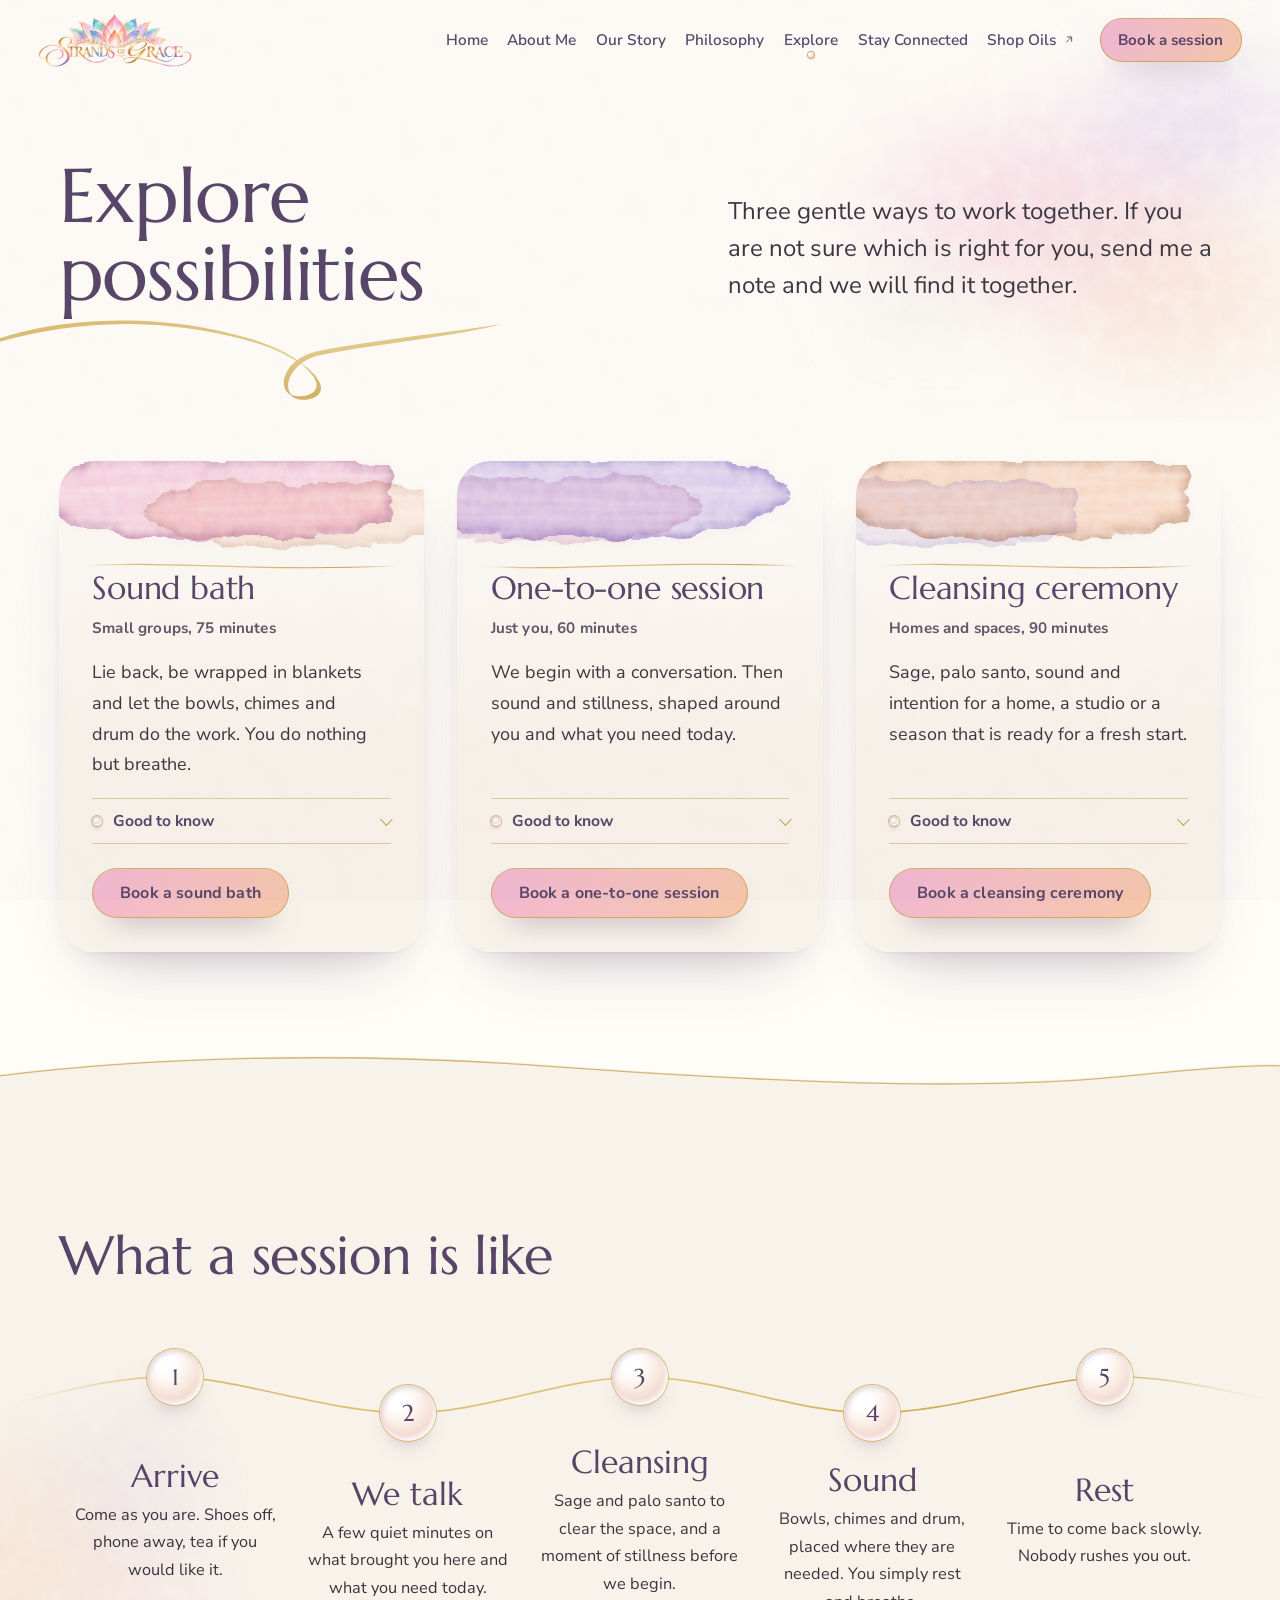
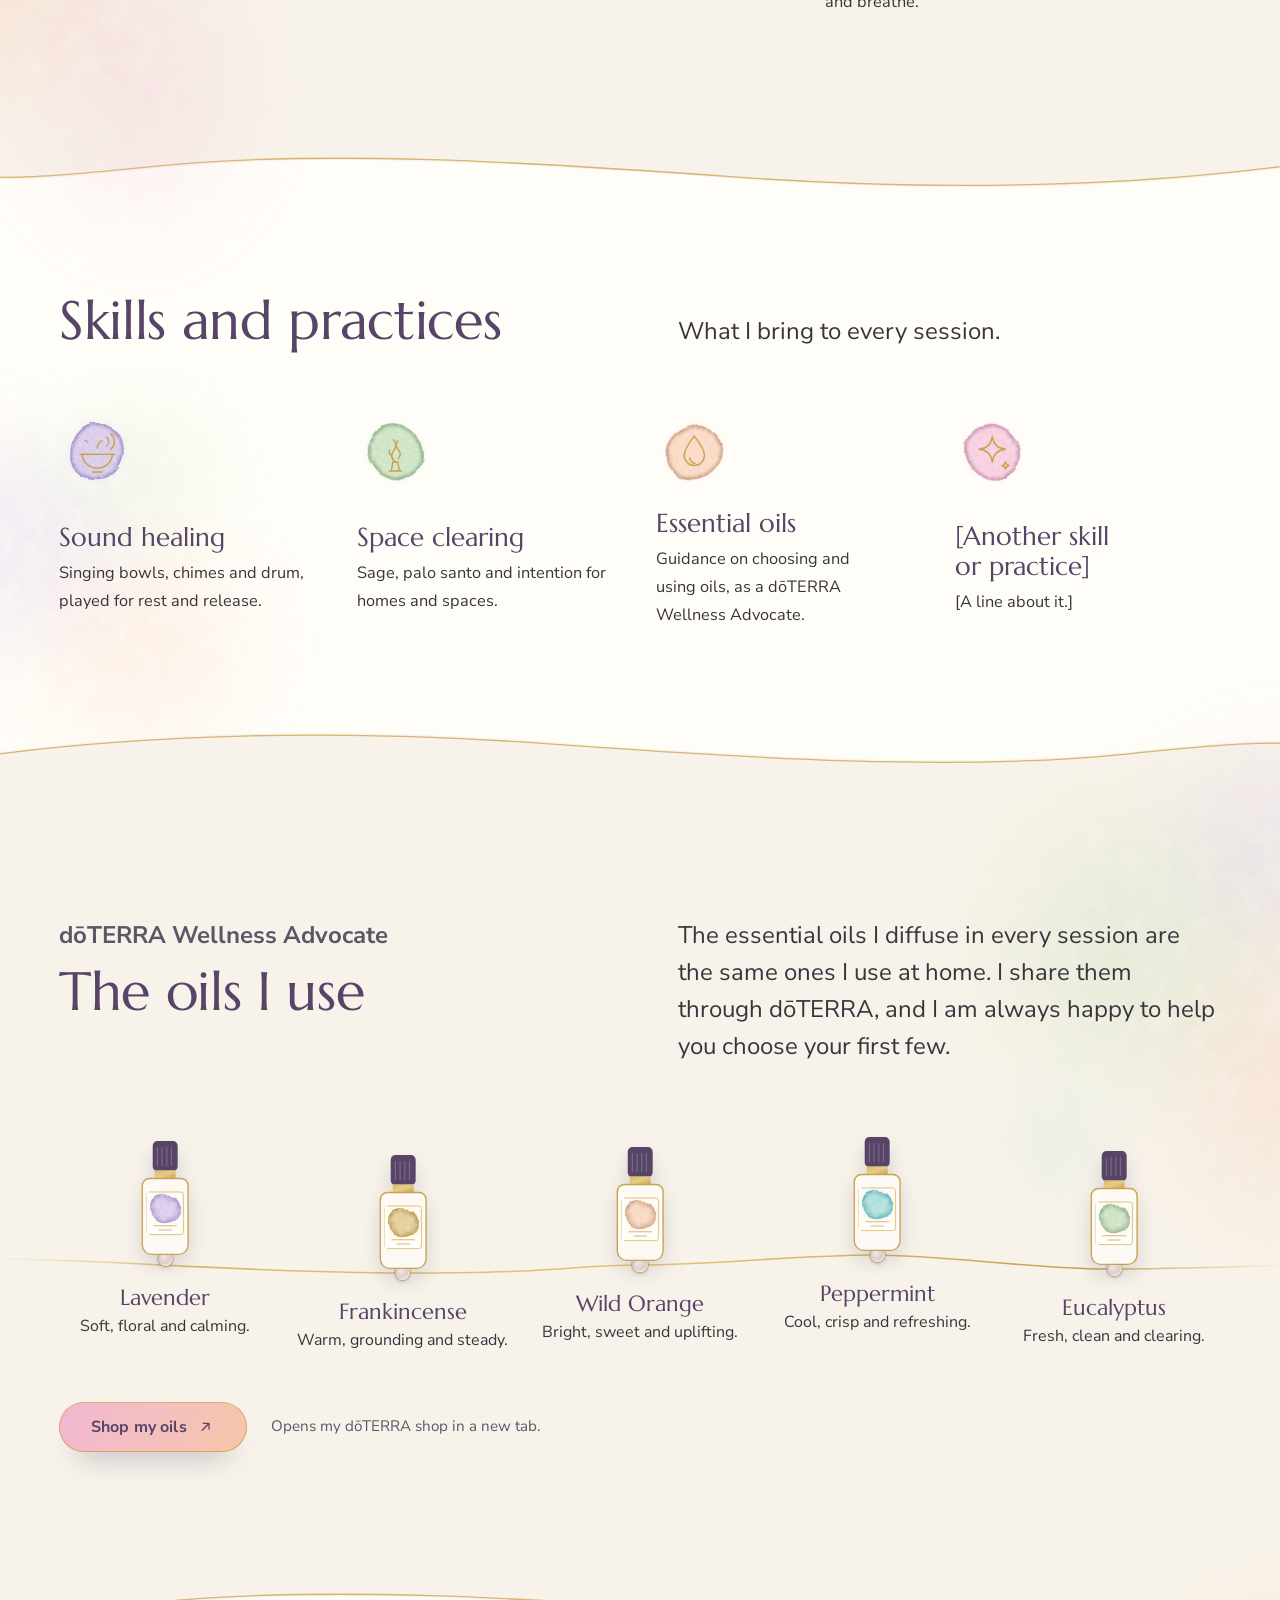
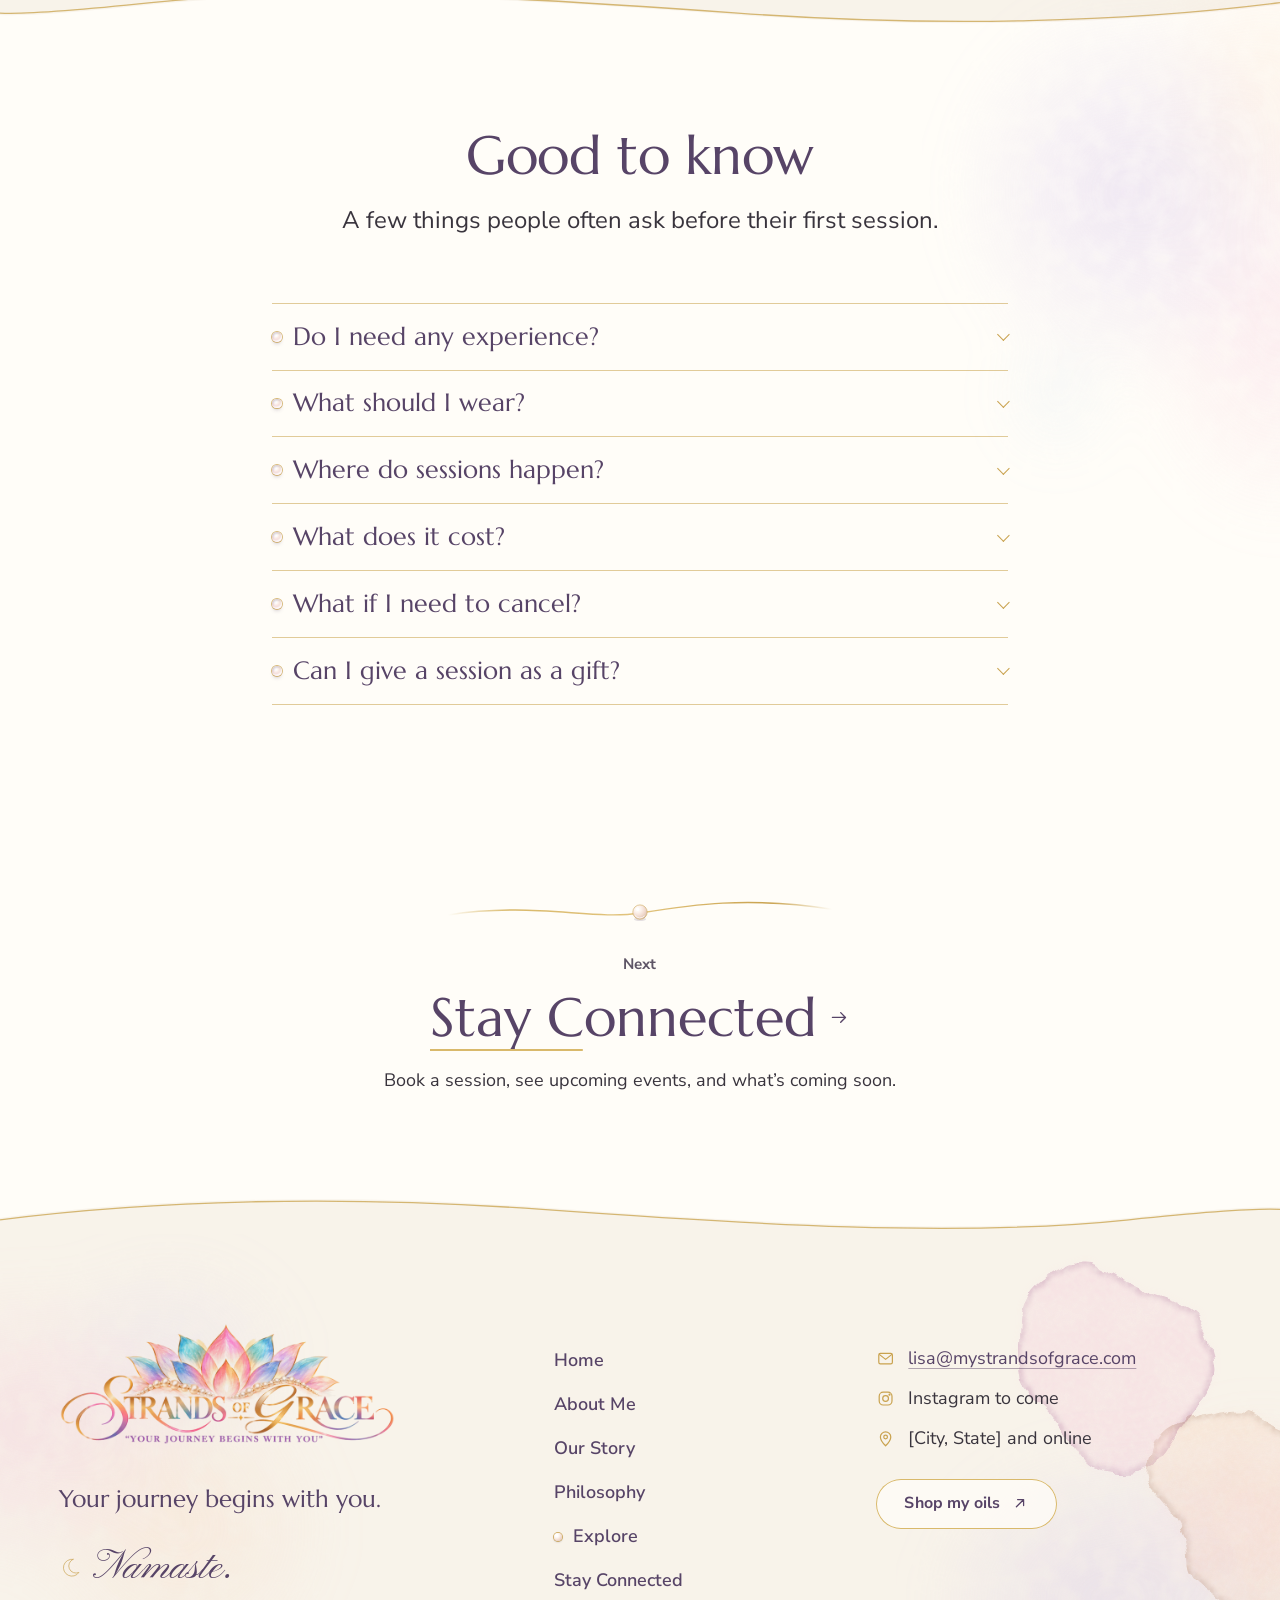
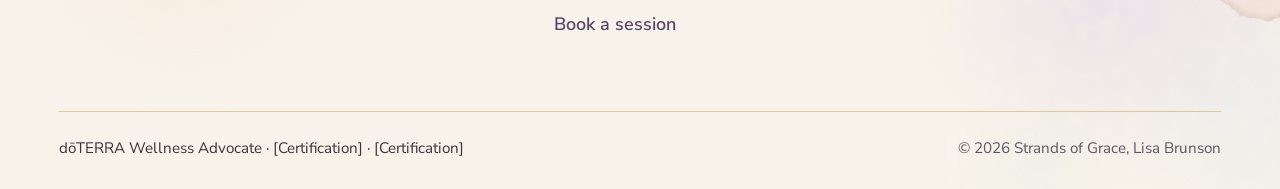
<file: explore.html>
<!doctype html>
<html lang="en">
<head>
<meta charset="utf-8">
<meta name="viewport" content="width=device-width, initial-scale=1">
<title>Explore Possibilities | Strands of Grace</title>
<meta name="description" content="Strands of Grace with Lisa Brunson: sound, ceremony and gentle guidance for the journey back to yourself.">
<link rel="canonical" href="https://www.mystrandsofgrace.com/explore.html">
<meta property="og:title" content="Explore Possibilities | Strands of Grace">
<meta property="og:description" content="Strands of Grace with Lisa Brunson: sound, ceremony and gentle guidance for the journey back to yourself.">
<meta property="og:type" content="website">
<meta property="og:site_name" content="Strands of Grace">
<meta property="og:image" content="https://www.mystrandsofgrace.com/assets/brand/og-image.jpg">
<meta property="og:image:width" content="1200">
<meta property="og:image:height" content="630">
<meta property="og:image:alt" content="The Strands of Grace logo: a watercolour lotus with a strand of pearls">
<meta name="twitter:card" content="summary_large_image">
<meta name="theme-color" content="#FFFDF8">
<link rel="icon" type="image/png" sizes="32x32" href="assets/brand/favicon-32.png">
<link rel="icon" type="image/png" sizes="192x192" href="assets/brand/icon-192.png">
<link rel="apple-touch-icon" href="assets/brand/apple-touch-icon.png">
<link rel="preconnect" href="https://fonts.googleapis.com">
<link rel="preconnect" href="https://fonts.gstatic.com" crossorigin>
<link rel="stylesheet" href="https://fonts.googleapis.com/css2?family=Marcellus&family=Nunito+Sans:ital,opsz,wght@0,6..12,300..700;1,6..12,300..700&family=Pinyon+Script&display=swap">
<link rel="stylesheet" href="css/theme.css">
<link rel="stylesheet" href="css/site.css">
<script>
/* Before anything paints: mark that scripts run, and apply the previews
   (?ink=charcoal|plum for heading colour, ?tagline=1|2 for the story line,
   ?strands=tree|arches|pearls for the six strands on About Me).
   A choice in the address is remembered for the visit (sessionStorage). */
(function (c) {
  c.add('js');
  var q = null, s = null;
  try { q = new URLSearchParams(location.search); } catch (e) {}
  try { s = window.sessionStorage; } catch (e) {}
  var pick = function (key, allowed) {
    var v = q && q.get(key);
    if (allowed.indexOf(v) !== -1) { try { s.setItem('sog-' + key, v); } catch (e) {} return v; }
    try { return s.getItem('sog-' + key); } catch (e) { return null; }
  };
  if (pick('ink', ['plum', 'charcoal']) === 'charcoal') c.add('ink-charcoal');
  if (pick('tagline', ['1', '2']) === '2') c.add('tagline-2');
  var strands = pick('strands', ['tree', 'arches', 'pearls']);
  if (strands === 'arches' || strands === 'pearls') c.add('strands-' + strands);
})(document.documentElement.classList);
</script>
<script src="js/site.js" defer></script>
</head>
<body>
<a class="skip-link" href="#main">Skip to content</a>

<!-- Shared drawing kit: petal mask, watercolour filters, washes, strokes, drops, swashes, pearls, bottles.
     The same on every page: change every copy. -->
<svg class="defs" width="0" height="0" aria-hidden="true" focusable="false">
  <defs>
    <linearGradient id="g-gold" x1="0" y1="0" x2="1" y2="1">
      <stop offset="0" stop-color="#D9B96B"/>
      <stop offset=".5" stop-color="#E6CC8A"/>
      <stop offset="1" stop-color="#C9A24E"/>
    </linearGradient>
    <linearGradient id="g-gold-h" x1="0" y1="0" x2="600" y2="0" gradientUnits="userSpaceOnUse">
      <stop offset="0" stop-color="#D9B96B" stop-opacity="0"/>
      <stop offset=".2" stop-color="#D9B96B"/>
      <stop offset=".5" stop-color="#E6CC8A"/>
      <stop offset=".8" stop-color="#C9A24E"/>
      <stop offset="1" stop-color="#C9A24E" stop-opacity="0"/>
    </linearGradient>
    <linearGradient id="g-gold-fade" x1="0" y1="0" x2="1" y2="0">
      <stop offset="0" stop-color="#D9B96B" stop-opacity="0"/>
      <stop offset=".16" stop-color="#D9B96B"/>
      <stop offset=".5" stop-color="#E2C47E"/>
      <stop offset=".84" stop-color="#C9A24E"/>
      <stop offset="1" stop-color="#C9A24E" stop-opacity="0"/>
    </linearGradient>
    <linearGradient id="g-gold-v" x1="0" y1="0" x2="0" y2="1">
      <stop offset="0" stop-color="#D9B96B" stop-opacity="0"/>
      <stop offset=".05" stop-color="#D9B96B"/>
      <stop offset=".5" stop-color="#E2C47E"/>
      <stop offset=".95" stop-color="#C9A24E"/>
      <stop offset="1" stop-color="#C9A24E" stop-opacity="0"/>
    </linearGradient>
    <radialGradient id="g-pearl" cx=".34" cy=".3" r=".8">
      <stop offset="0" stop-color="#FFFFFF"/>
      <stop offset=".28" stop-color="#FDF3ED"/>
      <stop offset=".62" stop-color="#F1DBD0"/>
      <stop offset="1" stop-color="#D8BBA8"/>
    </radialGradient>
    <clipPath id="clip-petal" clipPathUnits="objectBoundingBox">
      <path d="M.5 0C.41 .1 0 .22 0 .53C0 .8 .225 1 .5 1C.775 1 1 .8 1 .53C1 .22 .59 .1 .5 0Z"/>
    </clipPath>
    <!-- Watercolour wash: a ragged wet edge, pigment pooled darker along the rim,
         a mottled granulated body and a soft bleed beyond the edge. -->
    <filter id="f-paint" x="-22%" y="-22%" width="144%" height="144%" color-interpolation-filters="sRGB">
      <feTurbulence type="fractalNoise" baseFrequency=".012" numOctaves="3" seed="7" result="warp"/>
      <feDisplacementMap in="SourceGraphic" in2="warp" scale="46" xChannelSelector="R" yChannelSelector="G" result="shape"/>
      <feMorphology in="shape" operator="erode" radius="11" result="core"/>
      <feGaussianBlur in="core" stdDeviation="9" result="coreSoft"/>
      <feComposite in="shape" in2="coreSoft" operator="arithmetic" k2="1" k3="-1" result="rimA"/>
      <feColorMatrix in="rimA" type="saturate" values="1.5" result="rimS"/>
      <feColorMatrix in="rimS" type="matrix" values=".74 0 0 0 0  0 .74 0 0 0  0 0 .78 0 0  0 0 0 .95 0" result="rim"/>
      <feComponentTransfer in="shape" result="bodyFlat"><feFuncA type="linear" slope=".52"/></feComponentTransfer>
      <feTurbulence type="fractalNoise" baseFrequency=".05" numOctaves="2" seed="3" result="gran"/>
      <feColorMatrix in="gran" type="matrix" values="0 0 0 0 0  0 0 0 0 0  0 0 0 0 0  0 0 0 -.85 1.3" result="granA"/>
      <feTurbulence type="fractalNoise" baseFrequency=".008" numOctaves="1" seed="11" result="mottle"/>
      <feColorMatrix in="mottle" type="matrix" values="0 0 0 0 0  0 0 0 0 0  0 0 0 0 0  0 0 0 -1 1.4" result="mottleA"/>
      <feComposite in="granA" in2="mottleA" operator="arithmetic" k1="1" result="texture"/>
      <feMerge result="paint"><feMergeNode in="bodyFlat"/><feMergeNode in="rim"/></feMerge>
      <feComposite in="paint" in2="texture" operator="in" result="textured"/>
      <feGaussianBlur in="shape" stdDeviation="14" result="bleedBlur"/>
      <feComponentTransfer in="bleedBlur" result="bleed"><feFuncA type="linear" slope=".16"/></feComponentTransfer>
      <feMerge><feMergeNode in="bleed"/><feMergeNode in="textured"/></feMerge>
    </filter>
    <!-- A loaded flat brush dragged across the paper: bristle streaks and a pooled lower edge. -->
    <filter id="f-stroke" x="-10%" y="-40%" width="120%" height="180%" color-interpolation-filters="sRGB">
      <feTurbulence type="fractalNoise" baseFrequency=".02 .05" numOctaves="3" seed="5" result="warp"/>
      <feDisplacementMap in="SourceGraphic" in2="warp" scale="22" xChannelSelector="R" yChannelSelector="G" result="shape"/>
      <feMorphology in="shape" operator="erode" radius="5" result="core"/>
      <feGaussianBlur in="core" stdDeviation="6" result="coreSoft"/>
      <feComposite in="shape" in2="coreSoft" operator="arithmetic" k2="1" k3="-1" result="rimA"/>
      <feColorMatrix in="rimA" type="saturate" values="1.45" result="rimS"/>
      <feColorMatrix in="rimS" type="matrix" values=".76 0 0 0 0  0 .76 0 0 0  0 0 .8 0 0  0 0 0 .9 0" result="rim"/>
      <feComponentTransfer in="shape" result="bodyFlat"><feFuncA type="linear" slope=".58"/></feComponentTransfer>
      <feTurbulence type="fractalNoise" baseFrequency=".004 .09" numOctaves="2" seed="2" result="streak"/>
      <feColorMatrix in="streak" type="matrix" values="0 0 0 0 0  0 0 0 0 0  0 0 0 0 0  0 0 0 -.9 1.35" result="streakA"/>
      <feTurbulence type="fractalNoise" baseFrequency=".06" numOctaves="2" seed="3" result="gran"/>
      <feColorMatrix in="gran" type="matrix" values="0 0 0 0 0  0 0 0 0 0  0 0 0 0 0  0 0 0 -.7 1.2" result="granA"/>
      <feComposite in="streakA" in2="granA" operator="arithmetic" k1="1" result="texture"/>
      <feMerge result="paint"><feMergeNode in="bodyFlat"/><feMergeNode in="rim"/></feMerge>
      <feComposite in="paint" in2="texture" operator="in" result="textured"/>
      <feGaussianBlur in="shape" stdDeviation="8" result="bleedBlur"/>
      <feComponentTransfer in="bleedBlur" result="bleed"><feFuncA type="linear" slope=".14"/></feComponentTransfer>
      <feMerge><feMergeNode in="bleed"/><feMergeNode in="textured"/></feMerge>
    </filter>
    <!-- Small drops: the same character at a small size (the seven colours, emblems, labels). -->
    <filter id="f-drop" x="-30%" y="-30%" width="160%" height="160%" color-interpolation-filters="sRGB">
      <feTurbulence type="fractalNoise" baseFrequency=".04" numOctaves="2" seed="5" result="warp"/>
      <feDisplacementMap in="SourceGraphic" in2="warp" scale="9" xChannelSelector="R" yChannelSelector="G" result="shape"/>
      <feMorphology in="shape" operator="erode" radius="2.2" result="core"/>
      <feGaussianBlur in="core" stdDeviation="2.4" result="coreSoft"/>
      <feComposite in="shape" in2="coreSoft" operator="arithmetic" k2="1" k3="-1" result="rimA"/>
      <feColorMatrix in="rimA" type="saturate" values="1.45" result="rimS"/>
      <feColorMatrix in="rimS" type="matrix" values=".76 0 0 0 0  0 .76 0 0 0  0 0 .8 0 0  0 0 0 .92 0" result="rim"/>
      <feComponentTransfer in="shape" result="bodyFlat"><feFuncA type="linear" slope=".6"/></feComponentTransfer>
      <feTurbulence type="fractalNoise" baseFrequency=".2" numOctaves="2" seed="3" result="gran"/>
      <feColorMatrix in="gran" type="matrix" values="0 0 0 0 0  0 0 0 0 0  0 0 0 0 0  0 0 0 -.7 1.22" result="granA"/>
      <feMerge result="paint"><feMergeNode in="bodyFlat"/><feMergeNode in="rim"/></feMerge>
      <feComposite in="paint" in2="granA" operator="in" result="textured"/>
      <feGaussianBlur in="shape" stdDeviation="4" result="bleedBlur"/>
      <feComponentTransfer in="bleedBlur" result="bleed"><feFuncA type="linear" slope=".18"/></feComponentTransfer>
      <feMerge><feMergeNode in="bleed"/><feMergeNode in="textured"/></feMerge>
    </filter>
    <!-- Fades for the washes: each mask keeps one side crisp and lets the other
         dissolve, like wet-in-wet paint. Named for the crisp side. -->
    <linearGradient id="g-fade-tl" x1="0" y1="0" x2="1" y2="1"><stop offset=".2" stop-color="#fff"/><stop offset=".55" stop-color="#fff" stop-opacity=".7"/><stop offset=".85" stop-color="#fff" stop-opacity=".1"/></linearGradient>
    <linearGradient id="g-fade-br" x1="1" y1="1" x2="0" y2="0"><stop offset=".2" stop-color="#fff"/><stop offset=".55" stop-color="#fff" stop-opacity=".7"/><stop offset=".85" stop-color="#fff" stop-opacity=".1"/></linearGradient>
    <linearGradient id="g-fade-bl" x1="0" y1="1" x2="1" y2="0"><stop offset=".2" stop-color="#fff"/><stop offset=".55" stop-color="#fff" stop-opacity=".7"/><stop offset=".85" stop-color="#fff" stop-opacity=".1"/></linearGradient>
    <linearGradient id="g-fade-tr" x1="1" y1="0" x2="0" y2="1"><stop offset=".2" stop-color="#fff"/><stop offset=".55" stop-color="#fff" stop-opacity=".7"/><stop offset=".85" stop-color="#fff" stop-opacity=".1"/></linearGradient>
    <mask id="m-fade-tl" maskContentUnits="objectBoundingBox" x="-.4" y="-.4" width="1.8" height="1.8"><rect x="-.4" y="-.4" width="1.8" height="1.8" fill="url(#g-fade-tl)"/></mask>
    <mask id="m-fade-br" maskContentUnits="objectBoundingBox" x="-.4" y="-.4" width="1.8" height="1.8"><rect x="-.4" y="-.4" width="1.8" height="1.8" fill="url(#g-fade-br)"/></mask>
    <mask id="m-fade-bl" maskContentUnits="objectBoundingBox" x="-.4" y="-.4" width="1.8" height="1.8"><rect x="-.4" y="-.4" width="1.8" height="1.8" fill="url(#g-fade-bl)"/></mask>
    <mask id="m-fade-tr" maskContentUnits="objectBoundingBox" x="-.4" y="-.4" width="1.8" height="1.8"><rect x="-.4" y="-.4" width="1.8" height="1.8" fill="url(#g-fade-tr)"/></mask>
    <!-- Wash silhouettes, painted with #f-paint. Layer two or three in different
         colours with class="mul" and new colours appear where they meet. -->
    <symbol id="s-wash-a" viewBox="0 0 1000 1000" overflow="visible"><path d="M838 377C883 494 832 477 772 627C711 776 760 824 637 876C513 928 472 886 361 799C249 712 327 723 265 586C204 448 120 461 156 339C191 218 244 211 384 181C524 150 486 178 623 237C759 296 793 260 838 377Z" fill="currentColor" filter="url(#f-paint)"/></symbol>
    <symbol id="s-wash-b" viewBox="0 0 1000 1000" overflow="visible"><path d="M914 573C892 671 785 623 661 692C537 760 623 768 500 800C377 832 347 872 249 799C152 726 157 680 175 557C193 435 249 509 309 390C370 271 278 244 377 162C476 79 533 54 640 115C747 176 652 228 734 365C816 502 936 475 914 573Z" fill="currentColor" filter="url(#f-paint)"/></symbol>
    <symbol id="s-wash-c" viewBox="0 0 1000 1000" overflow="visible"><path d="M746 672C657 802 651 841 521 839C392 838 413 785 315 668C216 551 193 597 194 450C195 303 196 240 319 177C442 114 456 172 606 241C755 309 774 277 817 407C859 536 834 542 746 672Z" fill="currentColor" filter="url(#f-paint)"/></symbol>
    <symbol id="s-stroke" viewBox="0 0 600 140" overflow="visible">
      <path d="M0 66C40 28 120 18 220 24C330 30 440 18 600 36L600 102C540 112 480 124 400 118C330 112 300 130 230 122C150 114 70 118 0 74Z" fill="currentColor" filter="url(#f-stroke)"/>
    </symbol>
    <symbol id="s-drop" viewBox="0 0 100 100" overflow="visible">
      <path d="M51 12C71 13 88 30 85 53C82 76 65 88 47 87C26 86 12 71 15 49C18 27 33 11 51 12Z" fill="currentColor" filter="url(#f-drop)"/>
    </symbol>
    <symbol id="s-petal" viewBox="0 0 100 100" overflow="visible">
      <path d="M50 2C64 24 94 42 94 68C94 88 74 98 50 98C26 98 6 88 6 68C6 42 36 24 50 2Z" fill="currentColor"/>
      <path d="M50 2C64 24 94 42 94 68C94 88 74 98 50 98C26 98 6 88 6 68C6 42 36 24 50 2Z" fill="none" stroke="#D9B96B" stroke-opacity=".6" stroke-width="1" vector-effect="non-scaling-stroke"/>
      <path d="M50 14C50 40 50 66 50 90" fill="none" stroke="#FFFDF8" stroke-opacity=".7" stroke-width="1" vector-effect="non-scaling-stroke"/>
    </symbol>
    <symbol id="s-pearl" viewBox="0 0 24 24" overflow="visible">
      <ellipse cx="12" cy="21" rx="7.5" ry="2.2" fill="#574467" opacity=".16"/>
      <circle cx="12" cy="12" r="9" fill="url(#g-pearl)" stroke="#C9A24E" stroke-opacity=".75" stroke-width=".9"/>
      <path d="M6 16.5A7.2 7.2 0 0 0 17.4 17" fill="none" stroke="#FFFFFF" stroke-opacity=".8" stroke-width="1.1" stroke-linecap="round"/>
      <circle cx="9" cy="8.4" r="2.1" fill="#FFFFFF" opacity=".95"/>
    </symbol>
    <symbol id="s-flourish" viewBox="0 0 600 90" overflow="visible">
      <g fill="none" stroke="url(#g-gold-h)" stroke-width="1.4" stroke-linecap="round">
        <path vector-effect="non-scaling-stroke" d="M284 45C250 45 230 30 196 30C150 30 140 64 172 66C200 68 196 40 160 40C110 40 60 60 6 50"/>
        <path vector-effect="non-scaling-stroke" d="M316 45C350 45 370 60 404 60C450 60 460 26 428 24C400 22 404 50 440 50C490 50 540 30 594 40"/>
      </g>
      <use href="#s-pearl" x="290" y="35" width="20" height="20"/>
    </symbol>
    <symbol id="s-swash-long" viewBox="0 0 1000 260" overflow="visible"><path d="M0 150.1L51.8 133.3L74.9 126.6L98.5 120.6L130.7 113.2L155.5 108.3L180.8 104.1L206.5 100.7L232.7 98L259.3 96.2L286.2 95.2L313.4 95.1L340.9 95.8L368.7 97.4L415.4 102.2L443.7 106.4L472 111.5L500.4 117.7L536.9 127L558.8 133.9L578.9 141.6L597.1 149.8L617.2 160.7L634 171.8L644.4 181.3L653.8 192.8L657.4 199.3L659.3 205.3L659.6 210.4L658.7 214.4L656.3 218.6L653.3 221.7L648.6 224.7L641.9 227.4L636.9 228.7L629.9 229.4L623.8 229.2L618.2 228.3L613.3 226.6L610.9 224.3L608 218.6L606.7 212.7L606.9 204.8L608.5 198.1L611.3 191L614.4 185.7L619.8 178.6L624.9 173.4L630.8 168.4L637.8 163.8L645.7 159.7L654.5 156L660.9 154L681 149.7L728.2 141.2L857.7 122.5L928.5 111.1L976.2 101.9L994.1 97.8L1000 95.9L915.9 108L827.8 119.2L737.8 131.9L705.6 137.1L674.4 142.9L655.4 146.9L645.2 150.2L636 154.2L627.7 158.9L620.5 164.2L612.3 171.9L607.4 178.2L602.5 186.9L599.5 195.7L598.5 202.2L598.8 208.5L600.2 214.3L602.8 219.4L607.8 224.8L616.8 231.6L622.7 234.3L629.7 235.8L640.7 235.8L646.8 234.6L654.7 231.9L659.1 229.5L662.7 226.4L665.5 222.7L667.2 218.5L667.8 214.1L666.8 207.6L665.1 203.3L661.6 197L656.8 190.6L650.7 184.1L643.4 177.4L631.8 168.3L614.7 156.4L598.5 147.1L580.3 138.3L560.1 130.1L538.2 122.6L501.6 112.8L473.1 106.4L444.6 101L416.2 96.5L387.9 93.1L359.8 90.6L332 89L304.3 88.3L277 88.6L249.9 89.6L223.3 91.6L188.3 95.4L162.6 99.2L137.4 103.7L112.7 109.1L88.7 115.6L57.7 125.4L35.2 133.7L13.6 142.8L0 149.9Z" fill="url(#g-gold)"/></symbol>
    <symbol id="s-swash-long-r" viewBox="0 0 1000 260" overflow="visible"><path d="M1000 149.9L986.3 143L964.6 134.1L942.2 125.9L911.2 116.2L887.2 109.7L862.6 104.1L837.4 99.2L811.7 95.4L776.7 91.6L750.1 89.6L723 88.6L695.7 88.3L668 89L640.2 90.6L612.1 93.1L583.8 96.5L555.4 101L526.9 106.4L498.4 112.8L461.8 122.6L439.9 130.1L419.7 138.3L401.5 147.1L385.3 156.4L368.2 168.3L356.6 177.4L349.3 184.1L343.2 190.6L338.4 197L334.9 203.3L333.2 207.6L332.2 214.1L332.8 218.5L334.5 222.7L337.3 226.4L340.9 229.5L345.3 231.9L353.2 234.6L359.3 235.8L370.3 235.8L377.3 234.3L383.2 231.6L392.2 224.8L397.2 219.4L399.8 214.3L401.2 208.5L401.5 202.2L400.5 195.7L397.5 186.9L392.6 178.2L387.7 171.9L379.5 164.2L372.3 158.9L364 154.2L354.8 150.2L344.6 146.9L325.6 142.9L294.4 137.1L262.2 131.9L206.5 123.9L0 95.9L5.9 97.9L29.7 103.5L83.3 113.7L118.7 119.5L222.4 133.7L271.8 141.2L319 149.7L339.1 154L345.5 156L354.3 159.7L362.2 163.8L369.2 168.4L375.1 173.4L380.2 178.6L385.6 185.7L388.7 191L391.5 198.1L393.1 204.8L393.3 212.7L392 218.6L389.1 224.3L386.7 226.6L381.8 228.3L376.2 229.2L370.1 229.4L363.1 228.7L358.1 227.4L351.4 224.7L346.7 221.7L343.7 218.6L341.3 214.4L340.4 210.4L340.7 205.3L342.6 199.3L346.2 192.8L355.6 181.3L366 171.8L382.8 160.7L402.9 149.8L421.1 141.6L441.2 133.9L463.1 127L499.6 117.7L528 111.5L556.3 106.4L584.6 102.2L631.3 97.4L659.1 95.8L686.6 95.1L713.8 95.2L740.7 96.2L767.3 98L793.5 100.7L819.2 104.1L852.9 109.6L877.5 114.4L901.7 119.9L925.3 126.1L948.3 132.8L1000 150.1Z" fill="url(#g-gold)"/></symbol>
    <symbol id="s-swash-flourish" viewBox="0 0 400 110" overflow="visible"><path d="M400 39.9L375.4 34.7L341.6 29.2L299.3 24.8L263.2 22.5L228.7 21.8L199.9 22.7L172.4 25.2L146.4 29.3L135.9 31.5L123.4 35.2L115 38.5L104.9 43.3L96.3 48.5L89.2 54.1L83.6 60L79.5 66L77.3 72.1L77.1 76.7L78.2 80.8L81.5 85.1L88 90.3L94.2 93.2L102.3 94.8L114.5 94.9L120.4 94L125.5 92.5L129.9 90.4L133.4 87.5L135.8 84L136.8 80L136.7 76L135.5 72.2L133.6 68.6L130.1 64.2L117.5 53.5L110.9 49.5L105.2 46.9L92.3 43L80.1 41.3L69.8 41.6L56.8 43.2L43.1 46.4L30.6 50.7L18 56.7L7.1 63.6L0 69.9L23.2 58.2L34.7 53.9L45.8 50.7L59.2 48.2L71.8 47L82.3 46.7L93.7 47.9L107.8 51.6L119.3 57.2L122.1 59L125.4 62.4L129.5 69.3L130.4 72.5L130.4 76.3L129.2 79.8L126.9 82.8L123.7 85.2L120.1 86.9L115.4 88.3L109.3 89.2L102.6 89.5L95.2 89L88 87.3L85.6 86.3L84.8 85.4L83.3 80.5L84.1 75L87.1 68.6L92 62.5L97.5 57.4L104.5 52.3L113 47.5L120.4 44L131.5 39.9L140.8 37.2L162.1 33L184.6 30L208.3 28.1L233 27.4L258.7 27.7L280.8 28.7L308.1 30.7L400 40.1Z" fill="url(#g-gold)"/></symbol>
    <symbol id="s-swash-arc" viewBox="0 0 600 760" overflow="visible"><path d="M330 -0.1L316.6 2L296.6 7L276.6 13.4L256.7 21.2L236.9 30.3L223.9 37L211.2 44.6L192.4 57L174.2 70.7L162.4 80.5L145.2 96.2L134.2 107.3L118.3 125L108.3 137.6L94.1 157.3L85.2 171.2L72.8 193L65.3 208.2L58.3 223.9L52 240.2L43.6 265.6L38.9 283.2L34.9 301.3L31.7 320L29.3 339.1L27.9 358.1L27.4 377L27.8 395.6L29.1 414L31.3 432.1L34.3 449.9L38.1 467.3L42.9 484.4L48.4 501.1L54.8 517.4L62 533.2L70 548.5L78.8 563.4L88.4 577.6L98.8 591.3L121.3 617.4L133.7 629.6L146.8 641.1L160.7 652L175.3 662.2L190.7 671.6L206.9 680.3L223.8 688.1L241.4 695.1L259.8 701.3L278.9 706.5L308.8 712.6L348.8 717.7L370.8 721.3L394 726.6L413.6 732.4L433.3 740.4L441.7 745L447.2 748.8L447.5 750.8L446.9 752.1L445.7 752.2L445.2 751.5L443.5 752.6L439.9 753.6L430.2 754.3L420.5 753.6L414.6 752.2L411 750.5L410.1 749.7L409.4 746.2L409.8 742L411.5 736.6L414.9 730.7L418.8 725.7L428.5 717.2L435.5 712.9L441.4 710L454.8 705.5L467.3 703.5L482.3 703.5L499.5 704.9L516.4 707.6L532.9 711.4L550.9 717L567.7 723.5L583.1 730.7L600 739.9L585.5 730.5L566.6 720.6L547.5 712.6L529.2 706.4L510.1 701.5L490.2 698.2L470 696.6L455.9 697.2L447.9 698.7L440.4 700.8L433.4 703.6L425 708.2L419.5 712.1L413.1 717.9L408.2 724.2L405.4 729.1L403.7 734.1L403.1 739L403.8 743.7L405.8 747.7L408.9 750.7L411.4 754.3L415.4 757.6L420.7 760L427.4 761.4L439 761.9L447.6 760.7L450.4 759.4L452.6 757.1L453.3 755.6L453 752.4L445 743.4L440.8 739.9L431.1 734.2L418.3 728.4L395.6 720.8L372.1 715L349.8 711L299.8 704.4L270.8 698.2L243.3 689.9L217.3 679.8L192.8 667.9L177.4 658.9L162.7 649.3L141.9 633.4L129 621.9L116.8 609.8L105.4 597L100.1 590.3L90.2 576.4L81 562L68.8 539.5L61.6 523.9L55.3 507.9L49.8 491.5L45.1 474.7L39.6 448.9L36.9 431.3L34.6 404.4L34 386.2L34.4 367.8L35.6 349.2L37.7 330.5L40.7 311.9L44.5 293.9L51.5 267.9L56.9 251.3L63 235.1L69.7 219.5L80.7 197.1L88.7 182.9L101.7 162.5L110.9 149.5L125.5 131.1L135.8 119.4L151.8 103L162.9 92.6L180.1 78.1L191.9 69.1L210 56.5L234.7 41.4L253.5 31.1L266.1 24.9L285.3 16.4L304.5 9L330 0.1Z" fill="url(#g-gold)"/></symbol>
    <symbol id="s-swash-arc-r" viewBox="0 0 600 760" overflow="visible"><path d="M270 0.1L295.5 9L314.7 16.4L333.9 24.9L346.5 31.1L365.3 41.4L390 56.5L408.1 69.1L419.9 78.1L437.1 92.6L448.2 103L464.2 119.4L474.5 131.1L489.1 149.5L498.3 162.5L511.3 182.9L519.3 197.1L530.3 219.5L537 235.1L543.1 251.3L548.5 267.9L555.5 293.9L559.3 311.9L562.3 330.5L564.4 349.2L565.6 367.8L566 386.2L565.4 404.4L563.1 431.3L560.4 448.9L554.9 474.7L550.2 491.5L544.7 507.9L538.4 523.9L531.2 539.5L519 562L509.8 576.4L499.9 590.3L494.6 597L483.2 609.8L471 621.9L458.1 633.4L437.3 649.3L422.6 658.9L407.2 667.9L382.7 679.8L356.7 689.9L329.2 698.2L300.2 704.4L250.2 711L227.9 715L204.4 720.8L181.7 728.4L168.9 734.2L159.2 739.9L155 743.4L147 752.4L146.7 755.6L147.4 757.1L149.6 759.4L152.4 760.7L161 761.9L172.6 761.4L179.3 760L184.6 757.6L188.6 754.3L191.1 750.7L194.2 747.7L196.2 743.7L196.9 739L196.3 734.1L194.6 729.1L191.8 724.2L186.9 717.9L180.5 712.1L175 708.2L166.6 703.6L159.6 700.8L152.1 698.7L144.1 697.2L130 696.6L109.8 698.2L89.9 701.5L70.8 706.4L52.5 712.6L33.4 720.6L14.5 730.5L0 739.9L16.9 730.7L32.3 723.5L49.1 717L67.1 711.4L83.6 707.6L100.5 704.9L117.7 703.5L132.7 703.5L145.2 705.5L158.6 710L164.5 712.9L171.5 717.2L181.2 725.7L185.1 730.7L188.5 736.6L190.2 742L190.6 746.2L189.9 749.7L189 750.5L185.4 752.2L179.5 753.6L169.8 754.3L160.1 753.6L156.5 752.6L154.8 751.5L154.3 752.2L153.1 752.1L152.5 750.8L152.8 748.8L158.3 745L166.7 740.4L186.4 732.4L206 726.6L229.2 721.3L251.2 717.7L291.2 712.6L321.1 706.5L340.2 701.3L358.6 695.1L376.2 688.1L393.1 680.3L409.3 671.6L424.7 662.2L439.3 652L453.2 641.1L466.3 629.6L478.7 617.4L501.2 591.3L511.6 577.6L521.2 563.4L530 548.5L538 533.2L545.2 517.4L551.6 501.1L557.1 484.4L561.9 467.3L565.7 449.9L568.7 432.1L570.9 414L572.2 395.6L572.6 377L572.1 358.1L570.7 339.1L568.3 320L565.1 301.3L561.1 283.2L556.4 265.6L548 240.2L541.7 223.9L534.7 208.2L527.2 193L514.8 171.2L505.9 157.3L491.7 137.6L481.7 125L465.8 107.3L454.8 96.2L437.6 80.5L425.8 70.7L407.6 57L388.8 44.6L376.1 37L363.1 30.3L343.3 21.2L323.4 13.4L303.4 7L283.4 2L270 -0.1Z" fill="url(#g-gold)"/></symbol>
    <symbol id="s-swash-wave" viewBox="0 0 900 130" overflow="visible"><path d="M0 70.1L55.7 60.3L87.2 55.5L132 49.7L170.7 46L209.6 44L241.9 43.5L280.3 44.5L312 46.7L349.2 51.1L385.4 57.4L404.2 62.8L413.8 66.7L422.4 71L429.8 75.7L438.2 83.8L442.7 90.4L444.2 94L444.7 97.3L443.7 101.7L441.7 104.4L439.6 106.1L433.3 108.4L425 109.3L419.5 109L415.9 108.2L414.4 106.5L413.2 102.6L413.4 96.9L414.9 91.7L417.9 85.9L421.5 81L426.4 76.1L430.9 72.6L442.1 66.2L456.2 61.4L470.2 59.1L510.4 58.1L553 58.8L597.4 60.7L726.6 67.9L786 69.7L821.7 69L855.9 66.9L881.7 63.8L894 61.6L900 59.9L848.9 63.6L821.6 64.4L793.3 64.3L719.3 62.1L597.7 55.3L545.9 53L496.6 52.3L469.8 52.9L460.5 53.6L451.9 55.1L444 57.2L436.7 59.9L428.1 64.3L422.5 68L416.2 73.6L412.4 78L408.5 84.2L406.3 90.6L405.7 95.2L406.7 101.1L408.7 104.7L411.7 107.5L419.7 112.9L424.4 114.5L430.2 115.1L439.6 114.2L444.3 112.8L447 111.3L449.3 109.3L451 106.8L451.9 104L451.9 99.8L449.5 93.2L443.8 85.7L435.7 78.3L423.4 69.4L414.9 64.4L405.4 59.8L394.9 55.8L386.4 53.2L356.1 47.3L318.8 42.2L280.6 39L235.4 37.7L196.4 38.4L150.8 41.3L105.5 46.4L73.6 51.7L30 61.1L11.8 66L0 69.9Z" fill="url(#g-gold)"/></symbol>
    <symbol id="s-arrow" viewBox="0 0 24 24">
      <path d="M4 12h15M13.5 6.5 19 12l-5.5 5.5" fill="none" stroke="currentColor" stroke-width="1.6" stroke-linecap="round" stroke-linejoin="round"/>
    </symbol>
    <symbol id="s-external" viewBox="0 0 24 24">
      <path d="M8 16 16.5 7.5M9.5 7h7.5v7.5" fill="none" stroke="currentColor" stroke-width="1.6" stroke-linecap="round" stroke-linejoin="round"/>
    </symbol>
    <!-- An oil bottle: plum cap, gold collar, ivory glass and a label painted in the oil's colour. -->
    <symbol id="s-bottle" viewBox="0 0 60 112" overflow="visible">
      <rect x="18" y="1" width="24" height="29" rx="4.5" fill="#574467"/>
      <path d="M22.5 7v18M27 7v18M31.5 7v18M36 7v18" stroke="#FFFDF8" stroke-opacity=".2" stroke-width="1.2"/>
      <rect x="20" y="29" width="20" height="8" rx="1" fill="url(#g-gold)"/>
      <path d="M15 37h30a7 7 0 0 1 7 7v57a9 9 0 0 1-9 9H17a9 9 0 0 1-9-9V44a7 7 0 0 1 7-7Z" fill="#FFFDF8" fill-opacity=".9" stroke="#C9A24E" stroke-width="1.3"/>
      <rect x="12.5" y="50" width="35" height="41" rx="2.5" fill="#FFFDF8" stroke="#D9B96B" stroke-opacity=".9" stroke-width=".9"/>
      <path d="M17 58C22 48 44 50 46 60C48 72 41 80 30 80C18 80 12 68 17 58Z" fill="currentColor" filter="url(#f-drop)"/>
      <path d="M19 82.5h22M24 86.5h12" stroke="#C9A24E" stroke-opacity=".75" stroke-width="1" stroke-linecap="round"/>
      <path d="M13.5 45v46" stroke="#FFFFFF" stroke-opacity=".85" stroke-width="2.2" stroke-linecap="round"/>
    </symbol>
    <!-- The six strands, drawn as fine gold lines (stroke colour and width come from the page).
         Roots: a seed putting down roots. Calling: a star. Heart: a heart held in a lotus.
         Growth: a leafing branch. Discovery: a crescent moon. Becoming: a rising sun. -->
    <symbol id="s-sym-roots" viewBox="0 0 48 48" overflow="visible"><path fill="none" stroke="currentColor" d="M24 12.5c3.4 2 4.5 5.7 2.6 8.8-.7 1.1-1.6 1.9-2.6 2.3-1-.4-1.9-1.2-2.6-2.3-1.9-3.1-.8-6.8 2.6-8.8ZM24 12.5c0-2.8 1.1-5 3.4-6.4M27.4 6.1c1.7-1.7 4-2.3 6.3-1.9-.6 2.3-2.7 3.8-6.3 1.9ZM5.5 24.2c3.8-1 7.9-1.2 12.1-.6M30.4 23.6c4.2-.6 8.3-.4 12.1.6M24 23.6v4c0 4.6-1.2 8.8-3.4 13M24 28c-3.4 1.2-6.4 3.8-8.4 8M24 28c3.4 1.2 6.4 3.8 8.4 8M24 31.6c2.4 2.4 3.4 6 3.6 9.4M15.6 36c-1.3 1.2-2.1 2.8-2.6 4.4M32.4 36c1.3 1.2 2.1 2.8 2.6 4.4"/></symbol>
    <symbol id="s-sym-calling" viewBox="0 0 48 48" overflow="visible"><path fill="none" stroke="currentColor" d="M24.0 9.5L28.1 20.3L39.7 20.9L30.7 28.2L33.7 39.3L24.0 33.0L14.3 39.3L17.3 28.2L8.3 20.9L19.9 20.3ZM39.5 5c.4 2.4 1.7 3.7 4.1 4.1-2.4.4-3.7 1.7-4.1 4.1-.4-2.4-1.7-3.7-4.1-4.1 2.4-.4 3.7-1.7 4.1-4.1Z"/></symbol>
    <symbol id="s-sym-heart" viewBox="0 0 48 48" overflow="visible"><path fill="none" stroke="currentColor" d="M24 33c-5.4-3.4-8.6-6.8-8.6-10.6a4.3 4.3 0 0 1 8.6-1.9 4.3 4.3 0 0 1 8.6 1.9c0 3.8-3.2 7.2-8.6 10.6ZM24 39.5c-3-7-9-11-17.5-11.5.6 7.2 7.6 11.5 17.5 11.5ZM24 39.5c3-7 9-11 17.5-11.5-.6 7.2-7.6 11.5-17.5 11.5ZM24 13.5V8M17.5 15.5l-2.5-3.5M30.5 15.5l2.5-3.5M14 43.5h20"/></symbol>
    <symbol id="s-sym-growth" viewBox="0 0 48 48" overflow="visible"><path fill="none" stroke="currentColor" d="M12 42C15.5 33 22 23.5 35.5 8.5M16.2 34.6c-4.6-.6-7.4-3.6-7.8-7.8 4.5.2 7.4 3.1 7.8 7.8ZM19.9 28.8c1.1-4.5 4.6-6.8 8.9-6.8-.6 4.5-3.9 7-8.9 6.8ZM24.3 22.8c-4.2-1.6-6.1-5.3-5.5-9.4 4.1 1.2 6.1 4.7 5.5 9.4ZM29.2 16.6c1.8-3.9 5.3-5.6 9.2-5-1.2 4.1-4.7 6-9.2 5ZM35.5 8.5c.6-1.8 2-3 3.8-3.4-.2 1.9-1.5 3.3-3.8 3.4Z"/></symbol>
    <symbol id="s-sym-discovery" viewBox="0 0 48 48" overflow="visible"><path fill="none" stroke="currentColor" d="M27.5 9.2A15.5 15.5 0 1 0 38.6 32.4 12.5 12.5 0 0 1 27.5 9.2ZM38.5 7.5c.4 2.5 1.8 3.9 4.3 4.3-2.5.4-3.9 1.8-4.3 4.3-.4-2.5-1.8-3.9-4.3-4.3 2.5-.4 3.9-1.8 4.3-4.3ZM41 21.5v.1"/></symbol>
    <symbol id="s-sym-becoming" viewBox="0 0 48 48" overflow="visible"><path fill="none" stroke="currentColor" d="M5 33.5h38M12 38.5h24M18 43h12M13.5 33.5a10.5 10.5 0 0 1 21 0M24 18.5v-6.5M15.2 22.2l-4.4-4.4M32.8 22.2l4.4-4.4M11.6 28.6H5.8M36.4 28.6h5.8"/></symbol>
    <!-- The celestial layer: a four-point sparkle (filled), a crescent moon and a sun (fine lines). -->
    <symbol id="s-star" viewBox="0 0 24 24" overflow="visible"><path d="M12 0C12.7 6.6 17.4 11.3 24 12 17.4 12.7 12.7 17.4 12 24 11.3 17.4 6.6 12.7 0 12 6.6 11.3 11.3 6.6 12 0Z" fill="currentColor"/></symbol>
    <symbol id="s-moon" viewBox="0 0 48 48" overflow="visible"><path fill="none" stroke="currentColor" d="M29 6.8A17.5 17.5 0 1 0 41.2 34 14 14 0 0 1 29 6.8Z"/></symbol>
    <symbol id="s-sun" viewBox="0 0 48 48" overflow="visible"><path fill="none" stroke="currentColor" d="M31.5 24a7.5 7.5 0 1 1-15 0 7.5 7.5 0 0 1 15 0ZM24 5v6.5M24 36.5V43M5 24h6.5M36.5 24H43M10.6 10.6l4.6 4.6M32.8 32.8l4.6 4.6M10.6 37.4l4.6-4.6M32.8 15.2l4.6-4.6"/></symbol>
  </defs>
</svg>

<header class="site-header" data-header>
  <div class="site-header__inner wrap wrap--wide">
    <a class="brand" href="index.html">
      <img src="assets/brand/sog-logo-header.webp" srcset="assets/brand/sog-logo-header-450.webp 450w, assets/brand/sog-logo-header.webp 900w" sizes="(min-width: 68em) 182px, 150px" width="900" height="319" alt="Strands of Grace, home">
    </a>
    <button class="menu-toggle" type="button" aria-expanded="false" aria-controls="site-nav" hidden data-menu-toggle>
      <span class="menu-toggle__icon" aria-hidden="true"></span>
      <span class="menu-toggle__label">Menu</span>
    </button>
    <nav class="site-nav" id="site-nav" aria-label="Main">
      <ul class="site-nav__list">
        <li style="--i: 0"><a href="index.html">Home</a></li>
        <li style="--i: 1"><a href="about.html">About Me</a></li>
        <li style="--i: 2"><a href="story.html">Our Story</a></li>
        <li style="--i: 3"><a href="philosophy.html">Philosophy</a></li>
        <li style="--i: 4"><a href="explore.html" aria-current="page">Explore</a></li>
        <li style="--i: 5"><a href="connect.html">Stay Connected</a></li>
        <li style="--i: 6"><a href="https://my.doterra.com/lisabrunson88" target="_blank" rel="noopener">Shop Oils<span class="vh"> (opens in a new tab)</span><svg aria-hidden="true" focusable="false"><use href="#s-external"/></svg></a></li>
      </ul>
      <a class="btn btn--bloom site-nav__cta" href="connect.html#book">Book a session</a>
    </nav>
  </div>
  <span class="site-header__progress" data-progress aria-hidden="true"></span>
</header>

<main id="main" tabindex="-1">

  <section class="page-hero work-hero" aria-labelledby="work-title">
    <div class="bloom bloom--work-hero drift" aria-hidden="true"></div>
    <svg class="swash work-hero__swash" viewBox="0 0 1000 260" aria-hidden="true" focusable="false"><use href="#s-swash-long"/></svg>
    <div class="wrap page-hero__grid">
      <h1 id="work-title">Explore possibilities</h1>
      <p class="lead">Three gentle ways to work together. If you are not sure which is right for you, send me a note and we will find it together.</p>
    </div>
  </section>

  <section class="section offerings" id="offerings" aria-label="Offerings">
    <div class="wrap">
      <ul class="cards" role="list" data-reveal-children>
        <li class="card offer" id="sound-bath">
          <svg class="card__stroke" viewBox="0 0 600 140" preserveAspectRatio="none" aria-hidden="true" focusable="false">
            <use href="#s-stroke" class="c-blush mul" width="600" height="140"/>
            <use href="#s-stroke" class="c-peach mul" x="150" y="36" width="560" height="110" opacity=".55"/>
          </svg>
          <svg class="card__line" viewBox="0 0 600 16" preserveAspectRatio="none" aria-hidden="true" focusable="false"><path d="M0 8C150 2 300 14 600 8" fill="none" stroke="url(#g-gold-fade)" stroke-width="1.2" vector-effect="non-scaling-stroke"/></svg>
          <h2>Sound bath</h2>
          <p class="card__meta">Small groups, 75 minutes</p>
          <p>Lie back, be wrapped in blankets and let the bowls, chimes and drum do the work. You do nothing but breathe.</p>
          <details class="offer__details">
            <summary><span class="pearl" aria-hidden="true"></span>Good to know</summary>
            <ul role="list">
              <li><strong>Who it is for:</strong> Anyone who needs to rest deeply. No experience needed.</li>
              <li><strong>What to bring:</strong> Comfortable clothes. Blankets are provided.</li>
              <li><strong>Where:</strong> [Venue or area].</li>
            </ul>
          </details>
          <a class="btn btn--bloom" href="connect.html?session=sound-bath#book">Book a sound bath</a>
        </li>
        <li class="card offer" id="one-to-one">
          <svg class="card__stroke" viewBox="0 0 600 140" preserveAspectRatio="none" aria-hidden="true" focusable="false" style="transform: scaleX(-1)">
            <use href="#s-stroke" class="c-lavender mul" width="600" height="140"/>
            <use href="#s-stroke" class="c-blush mul" x="120" y="30" width="520" height="110" opacity=".5"/>
          </svg>
          <svg class="card__line" viewBox="0 0 600 16" preserveAspectRatio="none" aria-hidden="true" focusable="false"><path d="M0 8C150 14 300 2 600 8" fill="none" stroke="url(#g-gold-fade)" stroke-width="1.2" vector-effect="non-scaling-stroke"/></svg>
          <h2>One-to-one session</h2>
          <p class="card__meta">Just you, 60 minutes</p>
          <p>We begin with a conversation. Then sound and stillness, shaped around you and what you need today.</p>
          <details class="offer__details">
            <summary><span class="pearl" aria-hidden="true"></span>Good to know</summary>
            <ul role="list">
              <li><strong>Who it is for:</strong> You, when you want time shaped entirely around what you need today.</li>
              <li><strong>What to bring:</strong> Just yourself. We begin with a conversation.</li>
              <li><strong>Where:</strong> [Venue or area], or online.</li>
            </ul>
          </details>
          <a class="btn btn--bloom" href="connect.html?session=one-to-one#book">Book a one-to-one session</a>
        </li>
        <li class="card offer" id="cleansing">
          <svg class="card__stroke" viewBox="0 0 600 140" preserveAspectRatio="none" aria-hidden="true" focusable="false">
            <use href="#s-stroke" class="c-peach mul" width="600" height="140"/>
            <use href="#s-stroke" class="c-lavender mul" x="-80" y="34" width="520" height="110" opacity=".45"/>
          </svg>
          <svg class="card__line" viewBox="0 0 600 16" preserveAspectRatio="none" aria-hidden="true" focusable="false"><path d="M0 8C150 2 300 14 600 8" fill="none" stroke="url(#g-gold-fade)" stroke-width="1.2" vector-effect="non-scaling-stroke"/></svg>
          <h2>Cleansing ceremony</h2>
          <p class="card__meta">Homes and spaces, 90 minutes</p>
          <p>Sage, palo santo, sound and intention for a home, a studio or a season that is ready for a fresh start.</p>
          <details class="offer__details">
            <summary><span class="pearl" aria-hidden="true"></span>Good to know</summary>
            <ul role="list">
              <li><strong>Who it is for:</strong> A home, a studio or a season that is ready for a fresh start.</li>
              <li><strong>What to bring:</strong> Nothing. I bring the sage, the palo santo and the sound.</li>
              <li><strong>Where:</strong> At your space, in [area]. [Travel details to come.]</li>
            </ul>
          </details>
          <a class="btn btn--bloom" href="connect.html?session=cleansing#book">Book a cleansing ceremony</a>
        </li>
      </ul>
    </div>
  </section>

  <section class="section section--cream steps" id="session" aria-labelledby="session-title" data-reveal>
    <div class="washes" aria-hidden="true">
      <div class="bloom bloom--steps drift"></div>
    </div>
    <div class="wrap">
      <header class="section-head">
        <h2 id="session-title">What a session is like</h2>
      </header>
      <div class="steps__track">
        <svg class="strand steps__curve" viewBox="0 0 1000 92" preserveAspectRatio="none" aria-hidden="true" focusable="false">
          <path stroke="url(#g-gold-fade)" stroke-width="1.6" stroke-linecap="round" d="M-40 54C-16.7 49.7 43.3 26.3 100 28C156.7 29.7 233.3 64 300 64C366.7 64 433.3 28 500 28C566.7 28 633.3 64 700 64C766.7 64 843.3 30.3 900 28C956.7 25.7 1016.7 46.3 1040 50"/>
        </svg>
        <ol class="steps__list" role="list" data-reveal-children>
          <li class="step" style="--y: 0px"><span class="step__num">1</span><div><h3>Arrive</h3><p>Come as you are. Shoes off, phone away, tea if you would like it.</p></div></li>
          <li class="step" style="--y: 36px"><span class="step__num">2</span><div><h3>We talk</h3><p>A few quiet minutes on what brought you here and what you need today.</p></div></li>
          <li class="step" style="--y: 0px"><span class="step__num">3</span><div><h3>Cleansing</h3><p>Sage and palo santo to clear the space, and a moment of stillness before we begin.</p></div></li>
          <li class="step" style="--y: 36px"><span class="step__num">4</span><div><h3>Sound</h3><p>Bowls, chimes and drum, placed where they are needed. You simply rest and breathe.</p></div></li>
          <li class="step" style="--y: 0px"><span class="step__num">5</span><div><h3>Rest</h3><p>Time to come back slowly. Nobody rushes you out.</p></div></li>
        </ol>
      </div>
    </div>
  </section>

  <section class="section skills" id="skills" aria-labelledby="skills-title" data-reveal>
    <div class="washes" aria-hidden="true">
      <div class="bloom bloom--skills drift"></div>
    </div>
    <div class="wrap">
      <header class="section-head section-head--split">
        <h2 id="skills-title">Skills and practices</h2>
        <p>What I bring to every session.</p>
      </header>
      <ul class="skills__list" role="list" data-reveal-children>
        <li class="skill">
          <div class="emblem" aria-hidden="true">
            <svg class="drop c-lavender" focusable="false" style="transform: rotate(0deg)"><use href="#s-drop"/></svg>
            <svg class="emblem__icon" viewBox="0 0 48 48" focusable="false"><path d="M9 26h30c-.8 8-7 13.5-15 13.5S9.8 34 9 26Z"/><path d="M6.5 26h35"/><path d="M19 43.5h10"/><path d="M33 9c3 2.6 3 6.4 0 9M37.5 6c4.6 4.4 4.6 10.6 0 15M14 13.5c-.7-.7-1.4-1-2.2-1M24 20c0-3.5 1.6-6 4.4-7.5"/></svg>
          </div>
          <div>
            <h3>Sound healing</h3>
            <p>Singing bowls, chimes and drum, played for rest and release.</p>
          </div>
        </li>
        <li class="skill">
          <div class="emblem" aria-hidden="true">
            <svg class="drop c-sage" focusable="false" style="transform: rotate(120deg)"><use href="#s-drop"/></svg>
            <svg class="emblem__icon" viewBox="0 0 48 48" focusable="false"><path d="M18 42.5h12M20 42.5l1.6-9h4.8l1.6 9"/><path d="M24 33.5c-4-3.2-4.6-7.4-1.4-11.6 2.8-3.6 2.4-7.4-.6-10.4M27 30c2.6-2.8 2.4-6-.4-9-2.2-2.4-2.4-5.4-.2-8.2M20.5 27.5c-2.2-1.6-3-3.8-2.4-6.2"/></svg>
          </div>
          <div>
            <h3>Space clearing</h3>
            <p>Sage, palo santo and intention for homes and spaces.</p>
          </div>
        </li>
        <li class="skill">
          <div class="emblem" aria-hidden="true">
            <svg class="drop c-peach" focusable="false" style="transform: rotate(220deg)"><use href="#s-drop"/></svg>
            <svg class="emblem__icon" viewBox="0 0 48 48" focusable="false"><path d="M24 8c6 7.6 10 13.4 10 19a10 10 0 0 1-20 0c0-5.6 4-11.4 10-19Z"/><path d="M19.5 29.5c.4 3 2.4 5 5.2 5.4"/></svg>
          </div>
          <div>
            <h3>Essential oils</h3>
            <p>Guidance on choosing and using oils, as a dōTERRA Wellness Advocate.</p>
          </div>
        </li>
        <li class="skill">
          <div class="emblem" aria-hidden="true">
            <svg class="drop c-blush" focusable="false" style="transform: rotate(300deg)"><use href="#s-drop"/></svg>
            <svg class="emblem__icon" viewBox="0 0 48 48" focusable="false"><path d="M24 8c.8 7.6 5.4 12.2 13 13-7.6.8-12.2 5.4-13 13-.8-7.6-5.4-12.2-13-13 7.6-.8 12.2-5.4 13-13Z"/><path d="M37 33.5c.3 2 1.5 3.2 3.5 3.5-2 .3-3.2 1.5-3.5 3.5-.3-2-1.5-3.2-3.5-3.5 2-.3 3.2-1.5 3.5-3.5Z"/></svg>
          </div>
          <div>
            <h3>[Another skill or practice]</h3>
            <p>[A line about it.]</p>
          </div>
        </li>
      </ul>
    </div>
  </section>

  <section class="section section--cream oils" id="oils" aria-labelledby="oils-title" data-reveal>
    <div class="washes" aria-hidden="true">
      <div class="bloom bloom--oils-page drift"></div>
    </div>
    <div class="wrap">
      <header class="section-head section-head--split section-head--top">
        <div class="oils__title">
          <p class="eyebrow">dōTERRA Wellness Advocate</p>
          <h2 id="oils-title">The oils I use</h2>
        </div>
        <p>The essential oils I diffuse in every session are the same ones I use at home. I share them through dōTERRA, and I am always happy to help you choose your first few.</p>
      </header>
      <div class="oils__row">
        <svg class="strand oils__strand" viewBox="0 0 1000 40" preserveAspectRatio="none" aria-hidden="true" focusable="false">
          <path stroke="url(#g-gold-fade)" stroke-width="1.6" d="M-60 12C40 12 160 26 300 26C440 26 440 18 500 18C560 18 640 8 700 8C760 8 840 22 900 22C960 22 1000 20 1060 18"/>
        </svg>
        <ul class="oil-list" role="list" data-reveal-children>
          <li class="oil" style="--c: var(--soft-lavender); --y: 4px">
            <div class="oil__art" aria-hidden="true"><svg class="bottle c-lavender" viewBox="0 0 60 112" focusable="false"><use href="#s-bottle"/></svg><span class="pearl oil__pearl"></span></div>
            <div><h3 class="oil__name">Lavender</h3><p class="oil__desc">Soft, floral and calming.</p></div>
          </li>
          <li class="oil" style="--c: var(--champagne-gold); --y: 18px">
            <div class="oil__art" aria-hidden="true"><svg class="bottle c-gold" viewBox="0 0 60 112" focusable="false"><use href="#s-bottle"/></svg><span class="pearl oil__pearl"></span></div>
            <div><h3 class="oil__name">Frankincense</h3><p class="oil__desc">Warm, grounding and steady.</p></div>
          </li>
          <li class="oil" style="--c: var(--soft-peach); --y: 10px">
            <div class="oil__art" aria-hidden="true"><svg class="bottle c-peach" viewBox="0 0 60 112" focusable="false"><use href="#s-bottle"/></svg><span class="pearl oil__pearl"></span></div>
            <div><h3 class="oil__name">Wild Orange</h3><p class="oil__desc">Bright, sweet and uplifting.</p></div>
          </li>
          <li class="oil" style="--c: var(--gentle-teal); --y: 0px">
            <div class="oil__art" aria-hidden="true"><svg class="bottle c-teal" viewBox="0 0 60 112" focusable="false"><use href="#s-bottle"/></svg><span class="pearl oil__pearl"></span></div>
            <div><h3 class="oil__name">Peppermint</h3><p class="oil__desc">Cool, crisp and refreshing.</p></div>
          </li>
          <li class="oil" style="--c: var(--sage-green); --y: 14px">
            <div class="oil__art" aria-hidden="true"><svg class="bottle c-sage" viewBox="0 0 60 112" focusable="false"><use href="#s-bottle"/></svg><span class="pearl oil__pearl"></span></div>
            <div><h3 class="oil__name">Eucalyptus</h3><p class="oil__desc">Fresh, clean and clearing.</p></div>
          </li>
        </ul>
      </div>
      <div class="oils__shop">
        <a class="btn btn--bloom" href="https://my.doterra.com/lisabrunson88" target="_blank" rel="noopener" aria-describedby="oils-note">Shop my oils<svg aria-hidden="true" focusable="false"><use href="#s-external"/></svg></a>
        <p class="note" id="oils-note">Opens my dōTERRA shop in a new tab.</p>
      </div>
    </div>
  </section>

  <section class="section faq" id="faq" aria-labelledby="faq-title" data-reveal>
    <div class="washes" aria-hidden="true">
      <div class="bloom bloom--faq drift"></div>
    </div>
    <div class="wrap">
      <header class="section-head section-head--centre">
        <h2 id="faq-title">Good to know</h2>
        <p>A few things people often ask before their first session.</p>
      </header>
      <div class="faq__list" data-accordion>
        <details class="faq__item">
          <summary><span class="pearl" aria-hidden="true"></span><span class="faq__q">Do I need any experience?</span></summary>
          <div class="faq__body" data-accordion-body><p>No. Come exactly as you are. Everything is explained as we go, and there is no right or wrong way to receive sound.</p></div>
        </details>
        <details class="faq__item">
          <summary><span class="pearl" aria-hidden="true"></span><span class="faq__q">What should I wear?</span></summary>
          <div class="faq__body" data-accordion-body><p>Something comfortable that you can rest in. You will be lying down or seated for most of a session.</p></div>
        </details>
        <details class="faq__item">
          <summary><span class="pearl" aria-hidden="true"></span><span class="faq__q">Where do sessions happen?</span></summary>
          <div class="faq__body" data-accordion-body><p>[Venue or area], and one-to-one sessions can also be held online.</p></div>
        </details>
        <details class="faq__item">
          <summary><span class="pearl" aria-hidden="true"></span><span class="faq__q">What does it cost?</span></summary>
          <div class="faq__body" data-accordion-body><p>[Prices to come.] Payment details are shared when we confirm your session.</p></div>
        </details>
        <details class="faq__item">
          <summary><span class="pearl" aria-hidden="true"></span><span class="faq__q">What if I need to cancel?</span></summary>
          <div class="faq__body" data-accordion-body><p>[Cancellation policy to come.]</p></div>
        </details>
        <details class="faq__item">
          <summary><span class="pearl" aria-hidden="true"></span><span class="faq__q">Can I give a session as a gift?</span></summary>
          <div class="faq__body" data-accordion-body><p>[Gift sessions: yes or no, and how to arrange one.]</p></div>
        </details>
      </div>
    </div>
  </section>

  <section class="continue" id="continue" aria-labelledby="continue-eyebrow" data-reveal data-continue>
    <div class="wrap continue__inner">
      <svg class="continue__strand" viewBox="0 0 400 40" aria-hidden="true" focusable="false">
        <path d="M0 26C90 12 150 32 200 24C250 16 310 6 400 20" fill="none" stroke="url(#g-gold-fade)" stroke-width="1.4" vector-effect="non-scaling-stroke"/>
        <use href="#s-pearl" x="190" y="13" width="20" height="20"/>
      </svg>
      <p class="continue__eyebrow" id="continue-eyebrow">Next</p>
      <a class="continue__link" href="connect.html">Stay Connected<svg aria-hidden="true" focusable="false"><use href="#s-arrow"/></svg></a>
      <p class="continue__line">Book a session, see upcoming events, and what’s coming soon.</p>
    </div>
  </section>

</main>

<footer class="site-footer">
  <div class="washes" aria-hidden="true">
    <div class="bloom bloom--footer-a"></div>
    <div class="bloom bloom--footer-b"></div>
    <svg class="wash site-footer__wash" viewBox="0 0 600 600" focusable="false">
      <use href="#s-wash-c" class="c-blush mul" x="40" y="60" width="380" height="380" opacity=".55"/>
      <use href="#s-wash-a" class="c-peach mul" x="220" y="240" width="360" height="360" opacity=".5"/>
    </svg>
  </div>
  <div class="wrap">
    <div class="site-footer__grid">
      <div class="site-footer__brand">
        <a class="site-footer__logo" href="index.html"><img src="assets/brand/sog-logo-800.webp" srcset="assets/brand/sog-logo-800.webp 800w, assets/brand/sog-logo.webp 1600w" sizes="336px" width="1600" height="583" alt="Strands of Grace, home" loading="lazy" decoding="async"></a>
        <p class="site-footer__tagline">Your journey begins with you.</p>
        <p class="site-footer__sign"><svg class="sym site-footer__moon" aria-hidden="true" focusable="false"><use href="#s-moon"/></svg>Namaste.</p>
      </div>
      <nav class="site-footer__nav" aria-label="Footer">
        <ul role="list">
          <li><a href="index.html">Home</a></li>
          <li><a href="about.html">About Me</a></li>
          <li><a href="story.html">Our Story</a></li>
          <li><a href="philosophy.html">Philosophy</a></li>
          <li><a href="explore.html" aria-current="page">Explore</a></li>
          <li><a href="connect.html">Stay Connected</a></li>
          <li><a href="connect.html#book">Book a session</a></li>
        </ul>
      </nav>
      <div class="site-footer__contact">
        <ul role="list">
          <li><svg aria-hidden="true" focusable="false" viewBox="0 0 24 24"><rect x="3.5" y="5.5" width="17" height="13" rx="2"/><path d="m4.5 7 7.5 6 7.5-6"/></svg><a href="mailto:lisa@mystrandsofgrace.com">lisa@mystrandsofgrace.com</a></li>
          <li><svg aria-hidden="true" focusable="false" viewBox="0 0 24 24"><rect x="4" y="4" width="16" height="16" rx="5"/><circle cx="12" cy="12" r="3.6"/><circle cx="16.9" cy="7.1" r=".6"/></svg>Instagram to come</li>
          <li><svg aria-hidden="true" focusable="false" viewBox="0 0 24 24"><path d="M12 21s-6.5-6.2-6.5-11a6.5 6.5 0 0 1 13 0c0 4.8-6.5 11-6.5 11Z"/><circle cx="12" cy="10" r="2.3"/></svg>[City, State] and online</li>
        </ul>
        <a class="btn btn--quiet" href="https://my.doterra.com/lisabrunson88" target="_blank" rel="noopener">Shop my oils<span class="vh"> (opens in a new tab)</span><svg aria-hidden="true" focusable="false"><use href="#s-external"/></svg></a>
      </div>
    </div>
    <div class="site-footer__base">
      <p class="site-footer__creds">dōTERRA Wellness Advocate · [Certification] · [Certification]</p>
      <p>© 2026 Strands of Grace, Lisa Brunson</p>
    </div>
  </div>
</footer>

<!-- Phones only: a booking bar once past the hero, hidden at the form and the footer. -->
<div class="phone-bar" data-phone-bar hidden>
  <a class="btn btn--bloom phone-bar__btn" href="connect.html#book">Book a session</a>
</div>
<button class="to-top" type="button" aria-label="Back to top" hidden data-to-top>
  <svg aria-hidden="true" focusable="false" viewBox="0 0 24 24"><path d="M12 19V5M5.5 11.5 12 5l6.5 6.5" fill="none" stroke="currentColor" stroke-width="1.7" stroke-linecap="round" stroke-linejoin="round"/></svg>
</button>
</body>
</html>
</file>
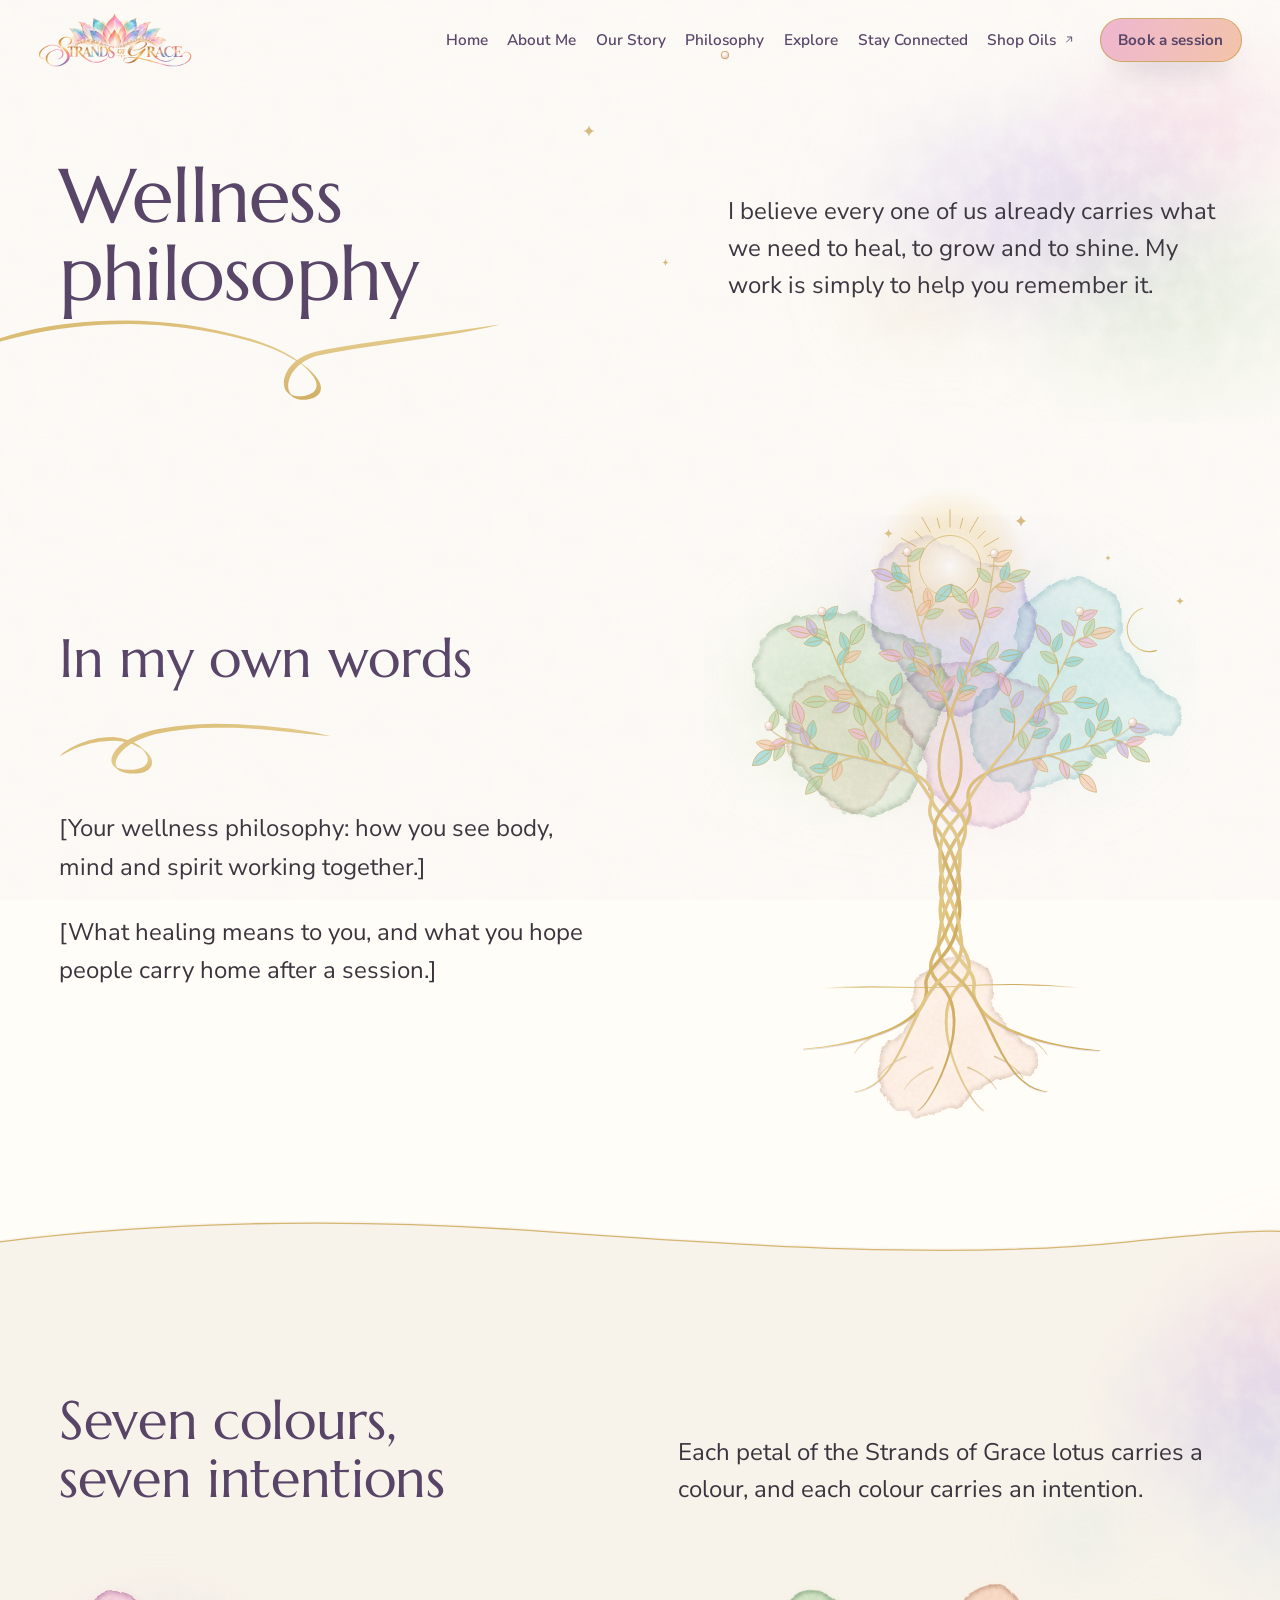
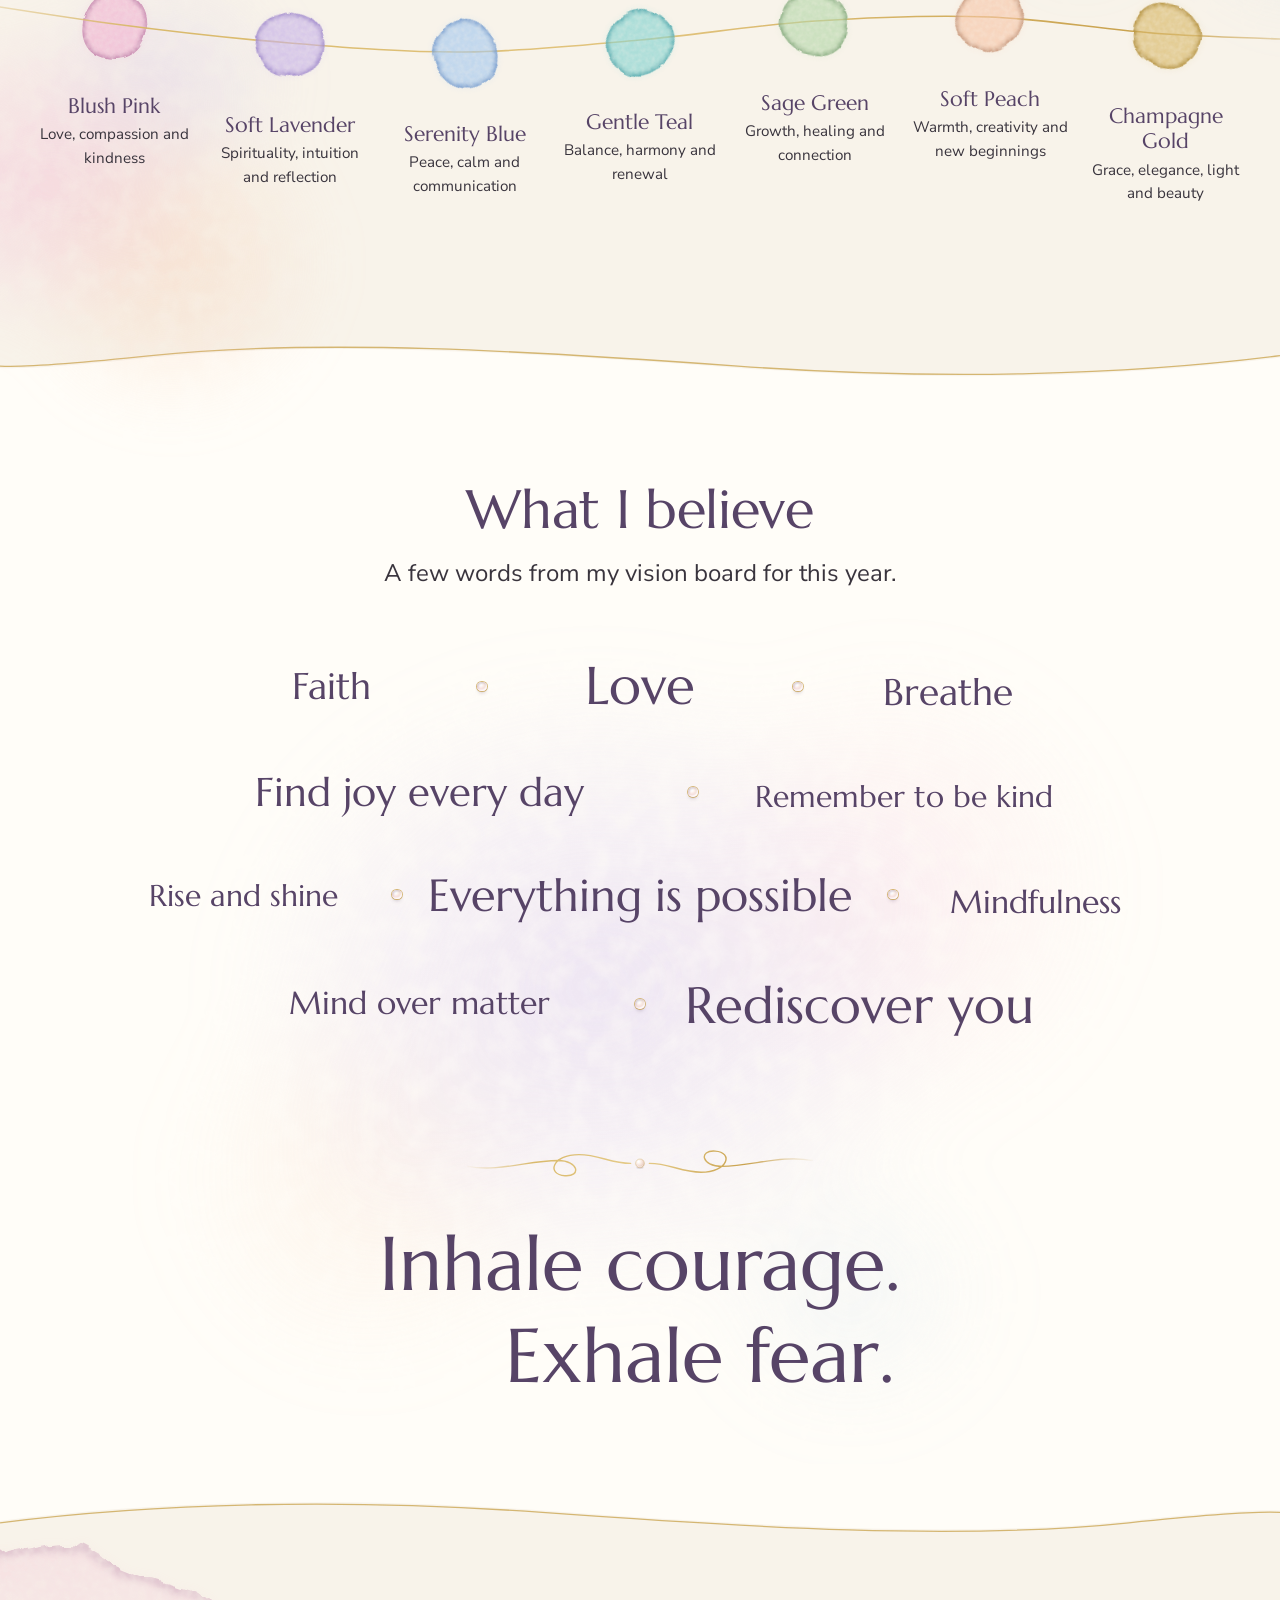
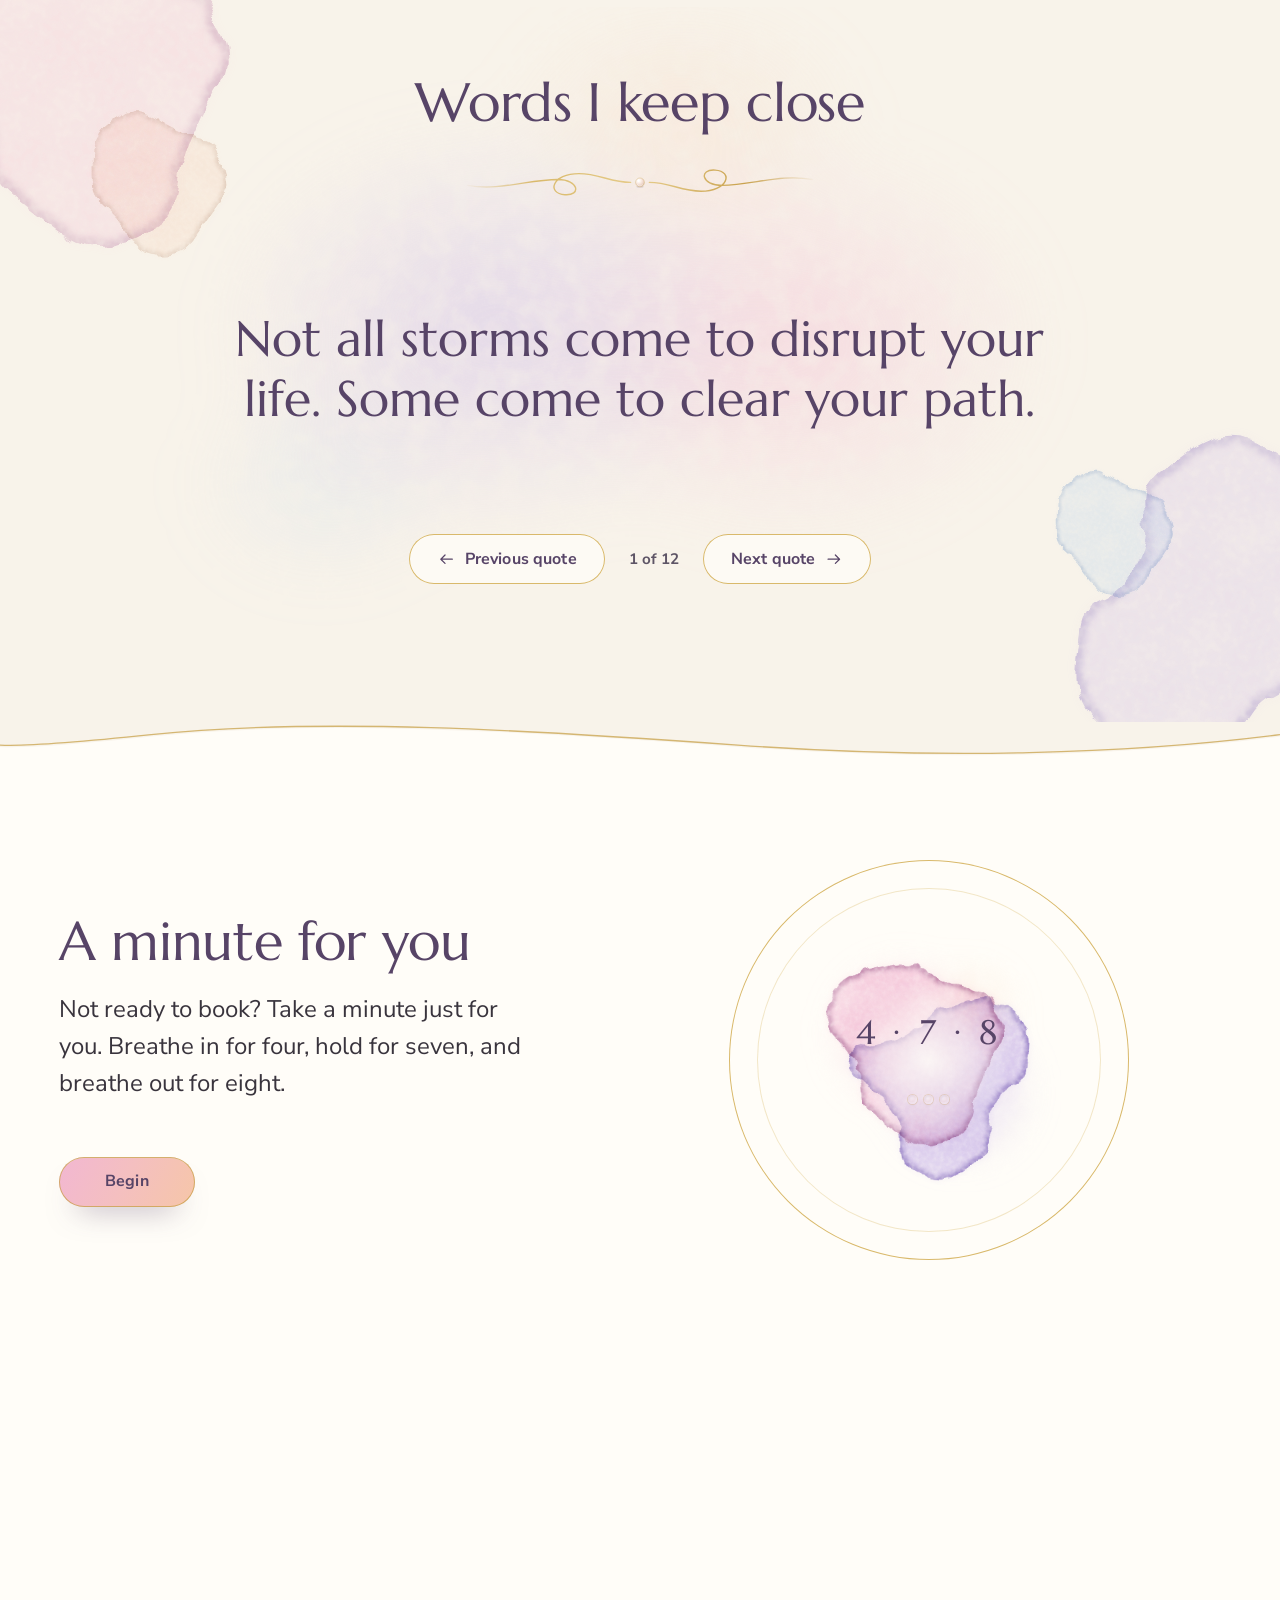
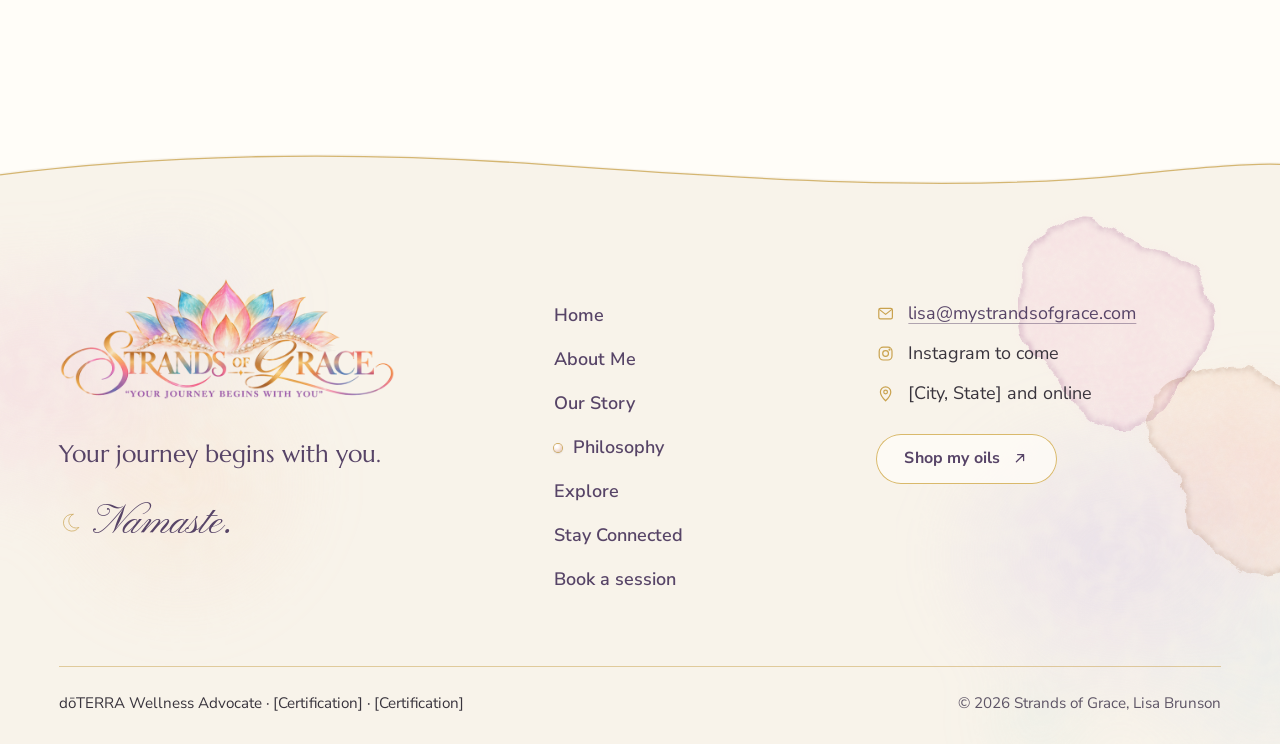
<file: philosophy.html>
<!doctype html>
<html lang="en">
<head>
<meta charset="utf-8">
<meta name="viewport" content="width=device-width, initial-scale=1">
<title>Wellness Philosophy | Strands of Grace</title>
<meta name="description" content="Strands of Grace with Lisa Brunson: sound, ceremony and gentle guidance for the journey back to yourself.">
<link rel="canonical" href="https://www.mystrandsofgrace.com/philosophy.html">
<meta property="og:title" content="Wellness Philosophy | Strands of Grace">
<meta property="og:description" content="Strands of Grace with Lisa Brunson: sound, ceremony and gentle guidance for the journey back to yourself.">
<meta property="og:type" content="website">
<meta property="og:site_name" content="Strands of Grace">
<meta property="og:image" content="https://www.mystrandsofgrace.com/assets/brand/og-image.jpg">
<meta property="og:image:width" content="1200">
<meta property="og:image:height" content="630">
<meta property="og:image:alt" content="The Strands of Grace logo: a watercolour lotus with a strand of pearls">
<meta name="twitter:card" content="summary_large_image">
<meta name="theme-color" content="#FFFDF8">
<link rel="icon" type="image/png" sizes="32x32" href="assets/brand/favicon-32.png">
<link rel="icon" type="image/png" sizes="192x192" href="assets/brand/icon-192.png">
<link rel="apple-touch-icon" href="assets/brand/apple-touch-icon.png">
<link rel="preconnect" href="https://fonts.googleapis.com">
<link rel="preconnect" href="https://fonts.gstatic.com" crossorigin>
<link rel="stylesheet" href="https://fonts.googleapis.com/css2?family=Marcellus&family=Nunito+Sans:ital,opsz,wght@0,6..12,300..700;1,6..12,300..700&family=Pinyon+Script&display=swap">
<link rel="stylesheet" href="css/theme.css">
<link rel="stylesheet" href="css/site.css">
<script>
/* Before anything paints: mark that scripts run, and apply the previews
   (?ink=charcoal|plum for heading colour, ?tagline=1|2 for the story line,
   ?strands=tree|arches|pearls for the six strands on About Me).
   A choice in the address is remembered for the visit (sessionStorage). */
(function (c) {
  c.add('js');
  var q = null, s = null;
  try { q = new URLSearchParams(location.search); } catch (e) {}
  try { s = window.sessionStorage; } catch (e) {}
  var pick = function (key, allowed) {
    var v = q && q.get(key);
    if (allowed.indexOf(v) !== -1) { try { s.setItem('sog-' + key, v); } catch (e) {} return v; }
    try { return s.getItem('sog-' + key); } catch (e) { return null; }
  };
  if (pick('ink', ['plum', 'charcoal']) === 'charcoal') c.add('ink-charcoal');
  if (pick('tagline', ['1', '2']) === '2') c.add('tagline-2');
  var strands = pick('strands', ['tree', 'arches', 'pearls']);
  if (strands === 'arches' || strands === 'pearls') c.add('strands-' + strands);
})(document.documentElement.classList);
</script>
<script src="js/site.js" defer></script>
</head>
<body>
<a class="skip-link" href="#main">Skip to content</a>

<!-- Shared drawing kit: petal mask, watercolour filters, washes, strokes, drops, swashes, pearls, bottles.
     The same on every page: change every copy. -->
<svg class="defs" width="0" height="0" aria-hidden="true" focusable="false">
  <defs>
    <linearGradient id="g-gold" x1="0" y1="0" x2="1" y2="1">
      <stop offset="0" stop-color="#D9B96B"/>
      <stop offset=".5" stop-color="#E6CC8A"/>
      <stop offset="1" stop-color="#C9A24E"/>
    </linearGradient>
    <linearGradient id="g-gold-h" x1="0" y1="0" x2="600" y2="0" gradientUnits="userSpaceOnUse">
      <stop offset="0" stop-color="#D9B96B" stop-opacity="0"/>
      <stop offset=".2" stop-color="#D9B96B"/>
      <stop offset=".5" stop-color="#E6CC8A"/>
      <stop offset=".8" stop-color="#C9A24E"/>
      <stop offset="1" stop-color="#C9A24E" stop-opacity="0"/>
    </linearGradient>
    <linearGradient id="g-gold-fade" x1="0" y1="0" x2="1" y2="0">
      <stop offset="0" stop-color="#D9B96B" stop-opacity="0"/>
      <stop offset=".16" stop-color="#D9B96B"/>
      <stop offset=".5" stop-color="#E2C47E"/>
      <stop offset=".84" stop-color="#C9A24E"/>
      <stop offset="1" stop-color="#C9A24E" stop-opacity="0"/>
    </linearGradient>
    <linearGradient id="g-gold-v" x1="0" y1="0" x2="0" y2="1">
      <stop offset="0" stop-color="#D9B96B" stop-opacity="0"/>
      <stop offset=".05" stop-color="#D9B96B"/>
      <stop offset=".5" stop-color="#E2C47E"/>
      <stop offset=".95" stop-color="#C9A24E"/>
      <stop offset="1" stop-color="#C9A24E" stop-opacity="0"/>
    </linearGradient>
    <radialGradient id="g-pearl" cx=".34" cy=".3" r=".8">
      <stop offset="0" stop-color="#FFFFFF"/>
      <stop offset=".28" stop-color="#FDF3ED"/>
      <stop offset=".62" stop-color="#F1DBD0"/>
      <stop offset="1" stop-color="#D8BBA8"/>
    </radialGradient>
    <clipPath id="clip-petal" clipPathUnits="objectBoundingBox">
      <path d="M.5 0C.41 .1 0 .22 0 .53C0 .8 .225 1 .5 1C.775 1 1 .8 1 .53C1 .22 .59 .1 .5 0Z"/>
    </clipPath>
    <!-- Watercolour wash: a ragged wet edge, pigment pooled darker along the rim,
         a mottled granulated body and a soft bleed beyond the edge. -->
    <filter id="f-paint" x="-22%" y="-22%" width="144%" height="144%" color-interpolation-filters="sRGB">
      <feTurbulence type="fractalNoise" baseFrequency=".012" numOctaves="3" seed="7" result="warp"/>
      <feDisplacementMap in="SourceGraphic" in2="warp" scale="46" xChannelSelector="R" yChannelSelector="G" result="shape"/>
      <feMorphology in="shape" operator="erode" radius="11" result="core"/>
      <feGaussianBlur in="core" stdDeviation="9" result="coreSoft"/>
      <feComposite in="shape" in2="coreSoft" operator="arithmetic" k2="1" k3="-1" result="rimA"/>
      <feColorMatrix in="rimA" type="saturate" values="1.5" result="rimS"/>
      <feColorMatrix in="rimS" type="matrix" values=".74 0 0 0 0  0 .74 0 0 0  0 0 .78 0 0  0 0 0 .95 0" result="rim"/>
      <feComponentTransfer in="shape" result="bodyFlat"><feFuncA type="linear" slope=".52"/></feComponentTransfer>
      <feTurbulence type="fractalNoise" baseFrequency=".05" numOctaves="2" seed="3" result="gran"/>
      <feColorMatrix in="gran" type="matrix" values="0 0 0 0 0  0 0 0 0 0  0 0 0 0 0  0 0 0 -.85 1.3" result="granA"/>
      <feTurbulence type="fractalNoise" baseFrequency=".008" numOctaves="1" seed="11" result="mottle"/>
      <feColorMatrix in="mottle" type="matrix" values="0 0 0 0 0  0 0 0 0 0  0 0 0 0 0  0 0 0 -1 1.4" result="mottleA"/>
      <feComposite in="granA" in2="mottleA" operator="arithmetic" k1="1" result="texture"/>
      <feMerge result="paint"><feMergeNode in="bodyFlat"/><feMergeNode in="rim"/></feMerge>
      <feComposite in="paint" in2="texture" operator="in" result="textured"/>
      <feGaussianBlur in="shape" stdDeviation="14" result="bleedBlur"/>
      <feComponentTransfer in="bleedBlur" result="bleed"><feFuncA type="linear" slope=".16"/></feComponentTransfer>
      <feMerge><feMergeNode in="bleed"/><feMergeNode in="textured"/></feMerge>
    </filter>
    <!-- A loaded flat brush dragged across the paper: bristle streaks and a pooled lower edge. -->
    <filter id="f-stroke" x="-10%" y="-40%" width="120%" height="180%" color-interpolation-filters="sRGB">
      <feTurbulence type="fractalNoise" baseFrequency=".02 .05" numOctaves="3" seed="5" result="warp"/>
      <feDisplacementMap in="SourceGraphic" in2="warp" scale="22" xChannelSelector="R" yChannelSelector="G" result="shape"/>
      <feMorphology in="shape" operator="erode" radius="5" result="core"/>
      <feGaussianBlur in="core" stdDeviation="6" result="coreSoft"/>
      <feComposite in="shape" in2="coreSoft" operator="arithmetic" k2="1" k3="-1" result="rimA"/>
      <feColorMatrix in="rimA" type="saturate" values="1.45" result="rimS"/>
      <feColorMatrix in="rimS" type="matrix" values=".76 0 0 0 0  0 .76 0 0 0  0 0 .8 0 0  0 0 0 .9 0" result="rim"/>
      <feComponentTransfer in="shape" result="bodyFlat"><feFuncA type="linear" slope=".58"/></feComponentTransfer>
      <feTurbulence type="fractalNoise" baseFrequency=".004 .09" numOctaves="2" seed="2" result="streak"/>
      <feColorMatrix in="streak" type="matrix" values="0 0 0 0 0  0 0 0 0 0  0 0 0 0 0  0 0 0 -.9 1.35" result="streakA"/>
      <feTurbulence type="fractalNoise" baseFrequency=".06" numOctaves="2" seed="3" result="gran"/>
      <feColorMatrix in="gran" type="matrix" values="0 0 0 0 0  0 0 0 0 0  0 0 0 0 0  0 0 0 -.7 1.2" result="granA"/>
      <feComposite in="streakA" in2="granA" operator="arithmetic" k1="1" result="texture"/>
      <feMerge result="paint"><feMergeNode in="bodyFlat"/><feMergeNode in="rim"/></feMerge>
      <feComposite in="paint" in2="texture" operator="in" result="textured"/>
      <feGaussianBlur in="shape" stdDeviation="8" result="bleedBlur"/>
      <feComponentTransfer in="bleedBlur" result="bleed"><feFuncA type="linear" slope=".14"/></feComponentTransfer>
      <feMerge><feMergeNode in="bleed"/><feMergeNode in="textured"/></feMerge>
    </filter>
    <!-- Small drops: the same character at a small size (the seven colours, emblems, labels). -->
    <filter id="f-drop" x="-30%" y="-30%" width="160%" height="160%" color-interpolation-filters="sRGB">
      <feTurbulence type="fractalNoise" baseFrequency=".04" numOctaves="2" seed="5" result="warp"/>
      <feDisplacementMap in="SourceGraphic" in2="warp" scale="9" xChannelSelector="R" yChannelSelector="G" result="shape"/>
      <feMorphology in="shape" operator="erode" radius="2.2" result="core"/>
      <feGaussianBlur in="core" stdDeviation="2.4" result="coreSoft"/>
      <feComposite in="shape" in2="coreSoft" operator="arithmetic" k2="1" k3="-1" result="rimA"/>
      <feColorMatrix in="rimA" type="saturate" values="1.45" result="rimS"/>
      <feColorMatrix in="rimS" type="matrix" values=".76 0 0 0 0  0 .76 0 0 0  0 0 .8 0 0  0 0 0 .92 0" result="rim"/>
      <feComponentTransfer in="shape" result="bodyFlat"><feFuncA type="linear" slope=".6"/></feComponentTransfer>
      <feTurbulence type="fractalNoise" baseFrequency=".2" numOctaves="2" seed="3" result="gran"/>
      <feColorMatrix in="gran" type="matrix" values="0 0 0 0 0  0 0 0 0 0  0 0 0 0 0  0 0 0 -.7 1.22" result="granA"/>
      <feMerge result="paint"><feMergeNode in="bodyFlat"/><feMergeNode in="rim"/></feMerge>
      <feComposite in="paint" in2="granA" operator="in" result="textured"/>
      <feGaussianBlur in="shape" stdDeviation="4" result="bleedBlur"/>
      <feComponentTransfer in="bleedBlur" result="bleed"><feFuncA type="linear" slope=".18"/></feComponentTransfer>
      <feMerge><feMergeNode in="bleed"/><feMergeNode in="textured"/></feMerge>
    </filter>
    <!-- Fades for the washes: each mask keeps one side crisp and lets the other
         dissolve, like wet-in-wet paint. Named for the crisp side. -->
    <linearGradient id="g-fade-tl" x1="0" y1="0" x2="1" y2="1"><stop offset=".2" stop-color="#fff"/><stop offset=".55" stop-color="#fff" stop-opacity=".7"/><stop offset=".85" stop-color="#fff" stop-opacity=".1"/></linearGradient>
    <linearGradient id="g-fade-br" x1="1" y1="1" x2="0" y2="0"><stop offset=".2" stop-color="#fff"/><stop offset=".55" stop-color="#fff" stop-opacity=".7"/><stop offset=".85" stop-color="#fff" stop-opacity=".1"/></linearGradient>
    <linearGradient id="g-fade-bl" x1="0" y1="1" x2="1" y2="0"><stop offset=".2" stop-color="#fff"/><stop offset=".55" stop-color="#fff" stop-opacity=".7"/><stop offset=".85" stop-color="#fff" stop-opacity=".1"/></linearGradient>
    <linearGradient id="g-fade-tr" x1="1" y1="0" x2="0" y2="1"><stop offset=".2" stop-color="#fff"/><stop offset=".55" stop-color="#fff" stop-opacity=".7"/><stop offset=".85" stop-color="#fff" stop-opacity=".1"/></linearGradient>
    <mask id="m-fade-tl" maskContentUnits="objectBoundingBox" x="-.4" y="-.4" width="1.8" height="1.8"><rect x="-.4" y="-.4" width="1.8" height="1.8" fill="url(#g-fade-tl)"/></mask>
    <mask id="m-fade-br" maskContentUnits="objectBoundingBox" x="-.4" y="-.4" width="1.8" height="1.8"><rect x="-.4" y="-.4" width="1.8" height="1.8" fill="url(#g-fade-br)"/></mask>
    <mask id="m-fade-bl" maskContentUnits="objectBoundingBox" x="-.4" y="-.4" width="1.8" height="1.8"><rect x="-.4" y="-.4" width="1.8" height="1.8" fill="url(#g-fade-bl)"/></mask>
    <mask id="m-fade-tr" maskContentUnits="objectBoundingBox" x="-.4" y="-.4" width="1.8" height="1.8"><rect x="-.4" y="-.4" width="1.8" height="1.8" fill="url(#g-fade-tr)"/></mask>
    <!-- Wash silhouettes, painted with #f-paint. Layer two or three in different
         colours with class="mul" and new colours appear where they meet. -->
    <symbol id="s-wash-a" viewBox="0 0 1000 1000" overflow="visible"><path d="M838 377C883 494 832 477 772 627C711 776 760 824 637 876C513 928 472 886 361 799C249 712 327 723 265 586C204 448 120 461 156 339C191 218 244 211 384 181C524 150 486 178 623 237C759 296 793 260 838 377Z" fill="currentColor" filter="url(#f-paint)"/></symbol>
    <symbol id="s-wash-b" viewBox="0 0 1000 1000" overflow="visible"><path d="M914 573C892 671 785 623 661 692C537 760 623 768 500 800C377 832 347 872 249 799C152 726 157 680 175 557C193 435 249 509 309 390C370 271 278 244 377 162C476 79 533 54 640 115C747 176 652 228 734 365C816 502 936 475 914 573Z" fill="currentColor" filter="url(#f-paint)"/></symbol>
    <symbol id="s-wash-c" viewBox="0 0 1000 1000" overflow="visible"><path d="M746 672C657 802 651 841 521 839C392 838 413 785 315 668C216 551 193 597 194 450C195 303 196 240 319 177C442 114 456 172 606 241C755 309 774 277 817 407C859 536 834 542 746 672Z" fill="currentColor" filter="url(#f-paint)"/></symbol>
    <symbol id="s-stroke" viewBox="0 0 600 140" overflow="visible">
      <path d="M0 66C40 28 120 18 220 24C330 30 440 18 600 36L600 102C540 112 480 124 400 118C330 112 300 130 230 122C150 114 70 118 0 74Z" fill="currentColor" filter="url(#f-stroke)"/>
    </symbol>
    <symbol id="s-drop" viewBox="0 0 100 100" overflow="visible">
      <path d="M51 12C71 13 88 30 85 53C82 76 65 88 47 87C26 86 12 71 15 49C18 27 33 11 51 12Z" fill="currentColor" filter="url(#f-drop)"/>
    </symbol>
    <symbol id="s-petal" viewBox="0 0 100 100" overflow="visible">
      <path d="M50 2C64 24 94 42 94 68C94 88 74 98 50 98C26 98 6 88 6 68C6 42 36 24 50 2Z" fill="currentColor"/>
      <path d="M50 2C64 24 94 42 94 68C94 88 74 98 50 98C26 98 6 88 6 68C6 42 36 24 50 2Z" fill="none" stroke="#D9B96B" stroke-opacity=".6" stroke-width="1" vector-effect="non-scaling-stroke"/>
      <path d="M50 14C50 40 50 66 50 90" fill="none" stroke="#FFFDF8" stroke-opacity=".7" stroke-width="1" vector-effect="non-scaling-stroke"/>
    </symbol>
    <symbol id="s-pearl" viewBox="0 0 24 24" overflow="visible">
      <ellipse cx="12" cy="21" rx="7.5" ry="2.2" fill="#574467" opacity=".16"/>
      <circle cx="12" cy="12" r="9" fill="url(#g-pearl)" stroke="#C9A24E" stroke-opacity=".75" stroke-width=".9"/>
      <path d="M6 16.5A7.2 7.2 0 0 0 17.4 17" fill="none" stroke="#FFFFFF" stroke-opacity=".8" stroke-width="1.1" stroke-linecap="round"/>
      <circle cx="9" cy="8.4" r="2.1" fill="#FFFFFF" opacity=".95"/>
    </symbol>
    <symbol id="s-flourish" viewBox="0 0 600 90" overflow="visible">
      <g fill="none" stroke="url(#g-gold-h)" stroke-width="1.4" stroke-linecap="round">
        <path vector-effect="non-scaling-stroke" d="M284 45C250 45 230 30 196 30C150 30 140 64 172 66C200 68 196 40 160 40C110 40 60 60 6 50"/>
        <path vector-effect="non-scaling-stroke" d="M316 45C350 45 370 60 404 60C450 60 460 26 428 24C400 22 404 50 440 50C490 50 540 30 594 40"/>
      </g>
      <use href="#s-pearl" x="290" y="35" width="20" height="20"/>
    </symbol>
    <symbol id="s-swash-long" viewBox="0 0 1000 260" overflow="visible"><path d="M0 150.1L51.8 133.3L74.9 126.6L98.5 120.6L130.7 113.2L155.5 108.3L180.8 104.1L206.5 100.7L232.7 98L259.3 96.2L286.2 95.2L313.4 95.1L340.9 95.8L368.7 97.4L415.4 102.2L443.7 106.4L472 111.5L500.4 117.7L536.9 127L558.8 133.9L578.9 141.6L597.1 149.8L617.2 160.7L634 171.8L644.4 181.3L653.8 192.8L657.4 199.3L659.3 205.3L659.6 210.4L658.7 214.4L656.3 218.6L653.3 221.7L648.6 224.7L641.9 227.4L636.9 228.7L629.9 229.4L623.8 229.2L618.2 228.3L613.3 226.6L610.9 224.3L608 218.6L606.7 212.7L606.9 204.8L608.5 198.1L611.3 191L614.4 185.7L619.8 178.6L624.9 173.4L630.8 168.4L637.8 163.8L645.7 159.7L654.5 156L660.9 154L681 149.7L728.2 141.2L857.7 122.5L928.5 111.1L976.2 101.9L994.1 97.8L1000 95.9L915.9 108L827.8 119.2L737.8 131.9L705.6 137.1L674.4 142.9L655.4 146.9L645.2 150.2L636 154.2L627.7 158.9L620.5 164.2L612.3 171.9L607.4 178.2L602.5 186.9L599.5 195.7L598.5 202.2L598.8 208.5L600.2 214.3L602.8 219.4L607.8 224.8L616.8 231.6L622.7 234.3L629.7 235.8L640.7 235.8L646.8 234.6L654.7 231.9L659.1 229.5L662.7 226.4L665.5 222.7L667.2 218.5L667.8 214.1L666.8 207.6L665.1 203.3L661.6 197L656.8 190.6L650.7 184.1L643.4 177.4L631.8 168.3L614.7 156.4L598.5 147.1L580.3 138.3L560.1 130.1L538.2 122.6L501.6 112.8L473.1 106.4L444.6 101L416.2 96.5L387.9 93.1L359.8 90.6L332 89L304.3 88.3L277 88.6L249.9 89.6L223.3 91.6L188.3 95.4L162.6 99.2L137.4 103.7L112.7 109.1L88.7 115.6L57.7 125.4L35.2 133.7L13.6 142.8L0 149.9Z" fill="url(#g-gold)"/></symbol>
    <symbol id="s-swash-long-r" viewBox="0 0 1000 260" overflow="visible"><path d="M1000 149.9L986.3 143L964.6 134.1L942.2 125.9L911.2 116.2L887.2 109.7L862.6 104.1L837.4 99.2L811.7 95.4L776.7 91.6L750.1 89.6L723 88.6L695.7 88.3L668 89L640.2 90.6L612.1 93.1L583.8 96.5L555.4 101L526.9 106.4L498.4 112.8L461.8 122.6L439.9 130.1L419.7 138.3L401.5 147.1L385.3 156.4L368.2 168.3L356.6 177.4L349.3 184.1L343.2 190.6L338.4 197L334.9 203.3L333.2 207.6L332.2 214.1L332.8 218.5L334.5 222.7L337.3 226.4L340.9 229.5L345.3 231.9L353.2 234.6L359.3 235.8L370.3 235.8L377.3 234.3L383.2 231.6L392.2 224.8L397.2 219.4L399.8 214.3L401.2 208.5L401.5 202.2L400.5 195.7L397.5 186.9L392.6 178.2L387.7 171.9L379.5 164.2L372.3 158.9L364 154.2L354.8 150.2L344.6 146.9L325.6 142.9L294.4 137.1L262.2 131.9L206.5 123.9L0 95.9L5.9 97.9L29.7 103.5L83.3 113.7L118.7 119.5L222.4 133.7L271.8 141.2L319 149.7L339.1 154L345.5 156L354.3 159.7L362.2 163.8L369.2 168.4L375.1 173.4L380.2 178.6L385.6 185.7L388.7 191L391.5 198.1L393.1 204.8L393.3 212.7L392 218.6L389.1 224.3L386.7 226.6L381.8 228.3L376.2 229.2L370.1 229.4L363.1 228.7L358.1 227.4L351.4 224.7L346.7 221.7L343.7 218.6L341.3 214.4L340.4 210.4L340.7 205.3L342.6 199.3L346.2 192.8L355.6 181.3L366 171.8L382.8 160.7L402.9 149.8L421.1 141.6L441.2 133.9L463.1 127L499.6 117.7L528 111.5L556.3 106.4L584.6 102.2L631.3 97.4L659.1 95.8L686.6 95.1L713.8 95.2L740.7 96.2L767.3 98L793.5 100.7L819.2 104.1L852.9 109.6L877.5 114.4L901.7 119.9L925.3 126.1L948.3 132.8L1000 150.1Z" fill="url(#g-gold)"/></symbol>
    <symbol id="s-swash-flourish" viewBox="0 0 400 110" overflow="visible"><path d="M400 39.9L375.4 34.7L341.6 29.2L299.3 24.8L263.2 22.5L228.7 21.8L199.9 22.7L172.4 25.2L146.4 29.3L135.9 31.5L123.4 35.2L115 38.5L104.9 43.3L96.3 48.5L89.2 54.1L83.6 60L79.5 66L77.3 72.1L77.1 76.7L78.2 80.8L81.5 85.1L88 90.3L94.2 93.2L102.3 94.8L114.5 94.9L120.4 94L125.5 92.5L129.9 90.4L133.4 87.5L135.8 84L136.8 80L136.7 76L135.5 72.2L133.6 68.6L130.1 64.2L117.5 53.5L110.9 49.5L105.2 46.9L92.3 43L80.1 41.3L69.8 41.6L56.8 43.2L43.1 46.4L30.6 50.7L18 56.7L7.1 63.6L0 69.9L23.2 58.2L34.7 53.9L45.8 50.7L59.2 48.2L71.8 47L82.3 46.7L93.7 47.9L107.8 51.6L119.3 57.2L122.1 59L125.4 62.4L129.5 69.3L130.4 72.5L130.4 76.3L129.2 79.8L126.9 82.8L123.7 85.2L120.1 86.9L115.4 88.3L109.3 89.2L102.6 89.5L95.2 89L88 87.3L85.6 86.3L84.8 85.4L83.3 80.5L84.1 75L87.1 68.6L92 62.5L97.5 57.4L104.5 52.3L113 47.5L120.4 44L131.5 39.9L140.8 37.2L162.1 33L184.6 30L208.3 28.1L233 27.4L258.7 27.7L280.8 28.7L308.1 30.7L400 40.1Z" fill="url(#g-gold)"/></symbol>
    <symbol id="s-swash-arc" viewBox="0 0 600 760" overflow="visible"><path d="M330 -0.1L316.6 2L296.6 7L276.6 13.4L256.7 21.2L236.9 30.3L223.9 37L211.2 44.6L192.4 57L174.2 70.7L162.4 80.5L145.2 96.2L134.2 107.3L118.3 125L108.3 137.6L94.1 157.3L85.2 171.2L72.8 193L65.3 208.2L58.3 223.9L52 240.2L43.6 265.6L38.9 283.2L34.9 301.3L31.7 320L29.3 339.1L27.9 358.1L27.4 377L27.8 395.6L29.1 414L31.3 432.1L34.3 449.9L38.1 467.3L42.9 484.4L48.4 501.1L54.8 517.4L62 533.2L70 548.5L78.8 563.4L88.4 577.6L98.8 591.3L121.3 617.4L133.7 629.6L146.8 641.1L160.7 652L175.3 662.2L190.7 671.6L206.9 680.3L223.8 688.1L241.4 695.1L259.8 701.3L278.9 706.5L308.8 712.6L348.8 717.7L370.8 721.3L394 726.6L413.6 732.4L433.3 740.4L441.7 745L447.2 748.8L447.5 750.8L446.9 752.1L445.7 752.2L445.2 751.5L443.5 752.6L439.9 753.6L430.2 754.3L420.5 753.6L414.6 752.2L411 750.5L410.1 749.7L409.4 746.2L409.8 742L411.5 736.6L414.9 730.7L418.8 725.7L428.5 717.2L435.5 712.9L441.4 710L454.8 705.5L467.3 703.5L482.3 703.5L499.5 704.9L516.4 707.6L532.9 711.4L550.9 717L567.7 723.5L583.1 730.7L600 739.9L585.5 730.5L566.6 720.6L547.5 712.6L529.2 706.4L510.1 701.5L490.2 698.2L470 696.6L455.9 697.2L447.9 698.7L440.4 700.8L433.4 703.6L425 708.2L419.5 712.1L413.1 717.9L408.2 724.2L405.4 729.1L403.7 734.1L403.1 739L403.8 743.7L405.8 747.7L408.9 750.7L411.4 754.3L415.4 757.6L420.7 760L427.4 761.4L439 761.9L447.6 760.7L450.4 759.4L452.6 757.1L453.3 755.6L453 752.4L445 743.4L440.8 739.9L431.1 734.2L418.3 728.4L395.6 720.8L372.1 715L349.8 711L299.8 704.4L270.8 698.2L243.3 689.9L217.3 679.8L192.8 667.9L177.4 658.9L162.7 649.3L141.9 633.4L129 621.9L116.8 609.8L105.4 597L100.1 590.3L90.2 576.4L81 562L68.8 539.5L61.6 523.9L55.3 507.9L49.8 491.5L45.1 474.7L39.6 448.9L36.9 431.3L34.6 404.4L34 386.2L34.4 367.8L35.6 349.2L37.7 330.5L40.7 311.9L44.5 293.9L51.5 267.9L56.9 251.3L63 235.1L69.7 219.5L80.7 197.1L88.7 182.9L101.7 162.5L110.9 149.5L125.5 131.1L135.8 119.4L151.8 103L162.9 92.6L180.1 78.1L191.9 69.1L210 56.5L234.7 41.4L253.5 31.1L266.1 24.9L285.3 16.4L304.5 9L330 0.1Z" fill="url(#g-gold)"/></symbol>
    <symbol id="s-swash-arc-r" viewBox="0 0 600 760" overflow="visible"><path d="M270 0.1L295.5 9L314.7 16.4L333.9 24.9L346.5 31.1L365.3 41.4L390 56.5L408.1 69.1L419.9 78.1L437.1 92.6L448.2 103L464.2 119.4L474.5 131.1L489.1 149.5L498.3 162.5L511.3 182.9L519.3 197.1L530.3 219.5L537 235.1L543.1 251.3L548.5 267.9L555.5 293.9L559.3 311.9L562.3 330.5L564.4 349.2L565.6 367.8L566 386.2L565.4 404.4L563.1 431.3L560.4 448.9L554.9 474.7L550.2 491.5L544.7 507.9L538.4 523.9L531.2 539.5L519 562L509.8 576.4L499.9 590.3L494.6 597L483.2 609.8L471 621.9L458.1 633.4L437.3 649.3L422.6 658.9L407.2 667.9L382.7 679.8L356.7 689.9L329.2 698.2L300.2 704.4L250.2 711L227.9 715L204.4 720.8L181.7 728.4L168.9 734.2L159.2 739.9L155 743.4L147 752.4L146.7 755.6L147.4 757.1L149.6 759.4L152.4 760.7L161 761.9L172.6 761.4L179.3 760L184.6 757.6L188.6 754.3L191.1 750.7L194.2 747.7L196.2 743.7L196.9 739L196.3 734.1L194.6 729.1L191.8 724.2L186.9 717.9L180.5 712.1L175 708.2L166.6 703.6L159.6 700.8L152.1 698.7L144.1 697.2L130 696.6L109.8 698.2L89.9 701.5L70.8 706.4L52.5 712.6L33.4 720.6L14.5 730.5L0 739.9L16.9 730.7L32.3 723.5L49.1 717L67.1 711.4L83.6 707.6L100.5 704.9L117.7 703.5L132.7 703.5L145.2 705.5L158.6 710L164.5 712.9L171.5 717.2L181.2 725.7L185.1 730.7L188.5 736.6L190.2 742L190.6 746.2L189.9 749.7L189 750.5L185.4 752.2L179.5 753.6L169.8 754.3L160.1 753.6L156.5 752.6L154.8 751.5L154.3 752.2L153.1 752.1L152.5 750.8L152.8 748.8L158.3 745L166.7 740.4L186.4 732.4L206 726.6L229.2 721.3L251.2 717.7L291.2 712.6L321.1 706.5L340.2 701.3L358.6 695.1L376.2 688.1L393.1 680.3L409.3 671.6L424.7 662.2L439.3 652L453.2 641.1L466.3 629.6L478.7 617.4L501.2 591.3L511.6 577.6L521.2 563.4L530 548.5L538 533.2L545.2 517.4L551.6 501.1L557.1 484.4L561.9 467.3L565.7 449.9L568.7 432.1L570.9 414L572.2 395.6L572.6 377L572.1 358.1L570.7 339.1L568.3 320L565.1 301.3L561.1 283.2L556.4 265.6L548 240.2L541.7 223.9L534.7 208.2L527.2 193L514.8 171.2L505.9 157.3L491.7 137.6L481.7 125L465.8 107.3L454.8 96.2L437.6 80.5L425.8 70.7L407.6 57L388.8 44.6L376.1 37L363.1 30.3L343.3 21.2L323.4 13.4L303.4 7L283.4 2L270 -0.1Z" fill="url(#g-gold)"/></symbol>
    <symbol id="s-swash-wave" viewBox="0 0 900 130" overflow="visible"><path d="M0 70.1L55.7 60.3L87.2 55.5L132 49.7L170.7 46L209.6 44L241.9 43.5L280.3 44.5L312 46.7L349.2 51.1L385.4 57.4L404.2 62.8L413.8 66.7L422.4 71L429.8 75.7L438.2 83.8L442.7 90.4L444.2 94L444.7 97.3L443.7 101.7L441.7 104.4L439.6 106.1L433.3 108.4L425 109.3L419.5 109L415.9 108.2L414.4 106.5L413.2 102.6L413.4 96.9L414.9 91.7L417.9 85.9L421.5 81L426.4 76.1L430.9 72.6L442.1 66.2L456.2 61.4L470.2 59.1L510.4 58.1L553 58.8L597.4 60.7L726.6 67.9L786 69.7L821.7 69L855.9 66.9L881.7 63.8L894 61.6L900 59.9L848.9 63.6L821.6 64.4L793.3 64.3L719.3 62.1L597.7 55.3L545.9 53L496.6 52.3L469.8 52.9L460.5 53.6L451.9 55.1L444 57.2L436.7 59.9L428.1 64.3L422.5 68L416.2 73.6L412.4 78L408.5 84.2L406.3 90.6L405.7 95.2L406.7 101.1L408.7 104.7L411.7 107.5L419.7 112.9L424.4 114.5L430.2 115.1L439.6 114.2L444.3 112.8L447 111.3L449.3 109.3L451 106.8L451.9 104L451.9 99.8L449.5 93.2L443.8 85.7L435.7 78.3L423.4 69.4L414.9 64.4L405.4 59.8L394.9 55.8L386.4 53.2L356.1 47.3L318.8 42.2L280.6 39L235.4 37.7L196.4 38.4L150.8 41.3L105.5 46.4L73.6 51.7L30 61.1L11.8 66L0 69.9Z" fill="url(#g-gold)"/></symbol>
    <symbol id="s-arrow" viewBox="0 0 24 24">
      <path d="M4 12h15M13.5 6.5 19 12l-5.5 5.5" fill="none" stroke="currentColor" stroke-width="1.6" stroke-linecap="round" stroke-linejoin="round"/>
    </symbol>
    <symbol id="s-external" viewBox="0 0 24 24">
      <path d="M8 16 16.5 7.5M9.5 7h7.5v7.5" fill="none" stroke="currentColor" stroke-width="1.6" stroke-linecap="round" stroke-linejoin="round"/>
    </symbol>
    <!-- An oil bottle: plum cap, gold collar, ivory glass and a label painted in the oil's colour. -->
    <symbol id="s-bottle" viewBox="0 0 60 112" overflow="visible">
      <rect x="18" y="1" width="24" height="29" rx="4.5" fill="#574467"/>
      <path d="M22.5 7v18M27 7v18M31.5 7v18M36 7v18" stroke="#FFFDF8" stroke-opacity=".2" stroke-width="1.2"/>
      <rect x="20" y="29" width="20" height="8" rx="1" fill="url(#g-gold)"/>
      <path d="M15 37h30a7 7 0 0 1 7 7v57a9 9 0 0 1-9 9H17a9 9 0 0 1-9-9V44a7 7 0 0 1 7-7Z" fill="#FFFDF8" fill-opacity=".9" stroke="#C9A24E" stroke-width="1.3"/>
      <rect x="12.5" y="50" width="35" height="41" rx="2.5" fill="#FFFDF8" stroke="#D9B96B" stroke-opacity=".9" stroke-width=".9"/>
      <path d="M17 58C22 48 44 50 46 60C48 72 41 80 30 80C18 80 12 68 17 58Z" fill="currentColor" filter="url(#f-drop)"/>
      <path d="M19 82.5h22M24 86.5h12" stroke="#C9A24E" stroke-opacity=".75" stroke-width="1" stroke-linecap="round"/>
      <path d="M13.5 45v46" stroke="#FFFFFF" stroke-opacity=".85" stroke-width="2.2" stroke-linecap="round"/>
    </symbol>
    <!-- The six strands, drawn as fine gold lines (stroke colour and width come from the page).
         Roots: a seed putting down roots. Calling: a star. Heart: a heart held in a lotus.
         Growth: a leafing branch. Discovery: a crescent moon. Becoming: a rising sun. -->
    <symbol id="s-sym-roots" viewBox="0 0 48 48" overflow="visible"><path fill="none" stroke="currentColor" d="M24 12.5c3.4 2 4.5 5.7 2.6 8.8-.7 1.1-1.6 1.9-2.6 2.3-1-.4-1.9-1.2-2.6-2.3-1.9-3.1-.8-6.8 2.6-8.8ZM24 12.5c0-2.8 1.1-5 3.4-6.4M27.4 6.1c1.7-1.7 4-2.3 6.3-1.9-.6 2.3-2.7 3.8-6.3 1.9ZM5.5 24.2c3.8-1 7.9-1.2 12.1-.6M30.4 23.6c4.2-.6 8.3-.4 12.1.6M24 23.6v4c0 4.6-1.2 8.8-3.4 13M24 28c-3.4 1.2-6.4 3.8-8.4 8M24 28c3.4 1.2 6.4 3.8 8.4 8M24 31.6c2.4 2.4 3.4 6 3.6 9.4M15.6 36c-1.3 1.2-2.1 2.8-2.6 4.4M32.4 36c1.3 1.2 2.1 2.8 2.6 4.4"/></symbol>
    <symbol id="s-sym-calling" viewBox="0 0 48 48" overflow="visible"><path fill="none" stroke="currentColor" d="M24.0 9.5L28.1 20.3L39.7 20.9L30.7 28.2L33.7 39.3L24.0 33.0L14.3 39.3L17.3 28.2L8.3 20.9L19.9 20.3ZM39.5 5c.4 2.4 1.7 3.7 4.1 4.1-2.4.4-3.7 1.7-4.1 4.1-.4-2.4-1.7-3.7-4.1-4.1 2.4-.4 3.7-1.7 4.1-4.1Z"/></symbol>
    <symbol id="s-sym-heart" viewBox="0 0 48 48" overflow="visible"><path fill="none" stroke="currentColor" d="M24 33c-5.4-3.4-8.6-6.8-8.6-10.6a4.3 4.3 0 0 1 8.6-1.9 4.3 4.3 0 0 1 8.6 1.9c0 3.8-3.2 7.2-8.6 10.6ZM24 39.5c-3-7-9-11-17.5-11.5.6 7.2 7.6 11.5 17.5 11.5ZM24 39.5c3-7 9-11 17.5-11.5-.6 7.2-7.6 11.5-17.5 11.5ZM24 13.5V8M17.5 15.5l-2.5-3.5M30.5 15.5l2.5-3.5M14 43.5h20"/></symbol>
    <symbol id="s-sym-growth" viewBox="0 0 48 48" overflow="visible"><path fill="none" stroke="currentColor" d="M12 42C15.5 33 22 23.5 35.5 8.5M16.2 34.6c-4.6-.6-7.4-3.6-7.8-7.8 4.5.2 7.4 3.1 7.8 7.8ZM19.9 28.8c1.1-4.5 4.6-6.8 8.9-6.8-.6 4.5-3.9 7-8.9 6.8ZM24.3 22.8c-4.2-1.6-6.1-5.3-5.5-9.4 4.1 1.2 6.1 4.7 5.5 9.4ZM29.2 16.6c1.8-3.9 5.3-5.6 9.2-5-1.2 4.1-4.7 6-9.2 5ZM35.5 8.5c.6-1.8 2-3 3.8-3.4-.2 1.9-1.5 3.3-3.8 3.4Z"/></symbol>
    <symbol id="s-sym-discovery" viewBox="0 0 48 48" overflow="visible"><path fill="none" stroke="currentColor" d="M27.5 9.2A15.5 15.5 0 1 0 38.6 32.4 12.5 12.5 0 0 1 27.5 9.2ZM38.5 7.5c.4 2.5 1.8 3.9 4.3 4.3-2.5.4-3.9 1.8-4.3 4.3-.4-2.5-1.8-3.9-4.3-4.3 2.5-.4 3.9-1.8 4.3-4.3ZM41 21.5v.1"/></symbol>
    <symbol id="s-sym-becoming" viewBox="0 0 48 48" overflow="visible"><path fill="none" stroke="currentColor" d="M5 33.5h38M12 38.5h24M18 43h12M13.5 33.5a10.5 10.5 0 0 1 21 0M24 18.5v-6.5M15.2 22.2l-4.4-4.4M32.8 22.2l4.4-4.4M11.6 28.6H5.8M36.4 28.6h5.8"/></symbol>
    <!-- The celestial layer: a four-point sparkle (filled), a crescent moon and a sun (fine lines). -->
    <symbol id="s-star" viewBox="0 0 24 24" overflow="visible"><path d="M12 0C12.7 6.6 17.4 11.3 24 12 17.4 12.7 12.7 17.4 12 24 11.3 17.4 6.6 12.7 0 12 6.6 11.3 11.3 6.6 12 0Z" fill="currentColor"/></symbol>
    <symbol id="s-moon" viewBox="0 0 48 48" overflow="visible"><path fill="none" stroke="currentColor" d="M29 6.8A17.5 17.5 0 1 0 41.2 34 14 14 0 0 1 29 6.8Z"/></symbol>
    <symbol id="s-sun" viewBox="0 0 48 48" overflow="visible"><path fill="none" stroke="currentColor" d="M31.5 24a7.5 7.5 0 1 1-15 0 7.5 7.5 0 0 1 15 0ZM24 5v6.5M24 36.5V43M5 24h6.5M36.5 24H43M10.6 10.6l4.6 4.6M32.8 32.8l4.6 4.6M10.6 37.4l4.6-4.6M32.8 15.2l4.6-4.6"/></symbol>
  </defs>
</svg>

<header class="site-header" data-header>
  <div class="site-header__inner wrap wrap--wide">
    <a class="brand" href="index.html">
      <img src="assets/brand/sog-logo-header.webp" srcset="assets/brand/sog-logo-header-450.webp 450w, assets/brand/sog-logo-header.webp 900w" sizes="(min-width: 68em) 182px, 150px" width="900" height="319" alt="Strands of Grace, home">
    </a>
    <button class="menu-toggle" type="button" aria-expanded="false" aria-controls="site-nav" hidden data-menu-toggle>
      <span class="menu-toggle__icon" aria-hidden="true"></span>
      <span class="menu-toggle__label">Menu</span>
    </button>
    <nav class="site-nav" id="site-nav" aria-label="Main">
      <ul class="site-nav__list">
        <li style="--i: 0"><a href="index.html">Home</a></li>
        <li style="--i: 1"><a href="about.html">About Me</a></li>
        <li style="--i: 2"><a href="story.html">Our Story</a></li>
        <li style="--i: 3"><a href="philosophy.html" aria-current="page">Philosophy</a></li>
        <li style="--i: 4"><a href="explore.html">Explore</a></li>
        <li style="--i: 5"><a href="connect.html">Stay Connected</a></li>
        <li style="--i: 6"><a href="https://my.doterra.com/lisabrunson88" target="_blank" rel="noopener">Shop Oils<span class="vh"> (opens in a new tab)</span><svg aria-hidden="true" focusable="false"><use href="#s-external"/></svg></a></li>
      </ul>
      <a class="btn btn--bloom site-nav__cta" href="connect.html#book">Book a session</a>
    </nav>
  </div>
  <span class="site-header__progress" data-progress aria-hidden="true"></span>
</header>

<main id="main" tabindex="-1">

  <section class="page-hero philosophy-hero" aria-labelledby="philosophy-hero-title">
    <div class="bloom bloom--philosophy-hero drift" aria-hidden="true"></div>
    <svg class="swash work-hero__swash" viewBox="0 0 1000 260" aria-hidden="true" focusable="false"><use href="#s-swash-long"/></svg>
    <div class="sky page-hero__sky" aria-hidden="true">
      <svg class="sky__star" style="--x: 46%; --y: 18%; --s: 12px; --d: -3s; --t: 8s" focusable="false"><use href="#s-star"/></svg>
      <svg class="sky__star sky__star--wide" style="--x: 52%; --y: 64%; --s: 7px; --d: -6s; --t: 9.5s" focusable="false"><use href="#s-star"/></svg>
    </div>
    <div class="wrap page-hero__grid">
      <h1 id="philosophy-hero-title">Wellness philosophy</h1>
      <p class="lead">I believe every one of us already carries what we need to heal, to grow and to shine. My work is simply to help you remember it.</p>
    </div>
  </section>

  <section class="section philosophy" id="philosophy" aria-labelledby="philosophy-title" data-reveal>
    <div class="wrap philosophy__grid">
      <div class="philosophy__copy">
        <h2 id="philosophy-title">In my own words</h2>
        <svg class="swash philosophy__swash" viewBox="0 0 400 110" aria-hidden="true" focusable="false"><use href="#s-swash-flourish"/></svg>
        <p>[Your wellness philosophy: how you see body, mind and spirit working together.]</p>
        <p>[What healing means to you, and what you hope people carry home after a session.]</p>
      </div>
      <div class="tree tree--still" data-tree-of-life role="img" aria-label="The tree of life, rooted below and reaching for the light">
        <div class="bloom tree__bloom" aria-hidden="true"></div>
        <!-- The tree of life: the same art as the six strands on about.html, without the nodes. -->
        <svg class="tree__art" viewBox="0 0 600 720" aria-hidden="true" focusable="false">
          <defs>
            <g id="t-leaf"><path d="M0 0C-7.5-6-7.5-15 0-24C7.5-15 7.5-6 0 0Z" fill="currentColor" fill-opacity=".62"/><path d="M0 0C-7.5-6-7.5-15 0-24C7.5-15 7.5-6 0 0ZM0-2V-20" fill="none" stroke="#C9A24E" stroke-opacity=".75" stroke-width=".7"/></g>
            <radialGradient id="g-sun" cx=".5" cy=".5" r=".5"><stop offset="0" stop-color="#FFFDF8" stop-opacity=".9"/><stop offset=".55" stop-color="#F6E3B4" stop-opacity=".55"/><stop offset="1" stop-color="#F6E3B4" stop-opacity="0"/></radialGradient>
          </defs>
          <g class="tree__washes">
            <use href="#s-wash-c" class="c-lavender mul" x="150" y="-6" width="300" height="300" opacity=".5"/>
            <use href="#s-wash-a" class="c-sage mul" x="20" y="70" width="330" height="330" opacity=".55"/>
            <use href="#s-wash-b" class="c-teal mul" x="270" y="60" width="330" height="330" opacity=".38"/>
            <use href="#s-wash-a" class="c-blush mul" x="196" y="138" width="270" height="270" opacity=".45"/>
            <use href="#s-wash-c" class="c-peach mul" x="64" y="168" width="230" height="230" opacity=".4"/>
            <use href="#s-wash-b" class="c-peach mul" x="160" y="510" width="280" height="250" opacity=".5"/>
          </g>
          <g class="tree__sun">
            <circle cx="300" cy="74" r="92" fill="url(#g-sun)"/>
            <circle cx="300" cy="74" r="36" fill="none" stroke="url(#g-gold)" stroke-width="1.1"/>
            <path d="M254.0 74.0L234.0 74.0M255.6 62.1L244.0 59.0M260.2 51.0L242.8 41.0M267.5 41.5L259.0 33.0M277.0 34.2L267.0 16.8M288.1 29.6L285.0 18.0M300.0 28.0L300.0 8.0M311.9 29.6L315.0 18.0M323.0 34.2L333.0 16.8M332.5 41.5L341.0 33.0M339.8 51.0L357.2 41.0M344.4 62.1L356.0 59.0M346.0 74.0L366.0 74.0" fill="none" stroke="#C9A24E" stroke-opacity=".8" stroke-width="1" stroke-linecap="round"/>
          </g>
          <g class="tree__moon" transform="translate(528 150) rotate(-18)">
            <path d="M6-26A26 26 0 1 0 6 26A20 20 0 1 1 6-26Z" fill="#87D4D1" fill-opacity=".22" stroke="url(#g-gold)" stroke-width="1.2" stroke-linejoin="round"/>
          </g>
          <path d="M150 569 C210 564 260 570 300 567 S400 563 452 568" fill="none" stroke="url(#g-gold-fade)" stroke-width="1.2" stroke-linecap="round"/>
          <g class="tree__leaves">
            <g class="c-sage">
              <use href="#t-leaf" transform="translate(388 289) rotate(-11) scale(1)"/>
              <use href="#t-leaf" transform="translate(443 309) rotate(85) scale(1)"/>
              <use href="#t-leaf" transform="translate(472 265) rotate(68) scale(1)"/>
              <use href="#t-leaf" transform="translate(511 286) rotate(127) scale(1.2)"/>
              <use href="#t-leaf" transform="translate(465 284) rotate(130) scale(1)"/>
              <use href="#t-leaf" transform="translate(285 215) rotate(12) scale(1)"/>
              <use href="#t-leaf" transform="translate(345 184) rotate(28) scale(1)"/>
              <use href="#t-leaf" transform="translate(320 117) rotate(-43) scale(1.2)"/>
              <use href="#t-leaf" transform="translate(367 90) rotate(70) scale(1.2)"/>
              <use href="#t-leaf" transform="translate(349 93) rotate(-46) scale(1)"/>
              <use href="#t-leaf" transform="translate(227 240) rotate(-31) scale(1)"/>
              <use href="#t-leaf" transform="translate(156 232) rotate(266) scale(1.2)"/>
              <use href="#t-leaf" transform="translate(184 166) rotate(33) scale(1.2)"/>
              <use href="#t-leaf" transform="translate(211 258) rotate(18) scale(1)"/>
              <use href="#t-leaf" transform="translate(157 157) rotate(-71) scale(1)"/>
              <use href="#t-leaf" transform="translate(198 261) rotate(-16) scale(1.2)"/>
              <use href="#t-leaf" transform="translate(150 320) rotate(222) scale(1.2)"/>
              <use href="#t-leaf" transform="translate(105 281) rotate(207) scale(1)"/>
              <use href="#t-leaf" transform="translate(203 300) rotate(-23) scale(1)"/>
              <use href="#t-leaf" transform="translate(91 266) rotate(14) scale(1)"/>
              <use href="#t-leaf" transform="translate(325 203) rotate(42) scale(1.2)"/>
              <use href="#t-leaf" transform="translate(270 134) rotate(69) scale(1)"/>
              <use href="#t-leaf" transform="translate(249 97) rotate(-94) scale(1)"/>
              <use href="#t-leaf" transform="translate(276 177) rotate(-74) scale(1)"/>
              <use href="#t-leaf" transform="translate(251 68) rotate(51) scale(1)"/>
              <use href="#t-leaf" transform="translate(417 235) rotate(120) scale(1)"/>
              <use href="#t-leaf" transform="translate(426 187) rotate(-58) scale(1)"/>
              <use href="#t-leaf" transform="translate(458 157) rotate(27) scale(1)"/>
              <use href="#t-leaf" transform="translate(414 223) rotate(-23) scale(1)"/>
            </g>
            <g class="c-teal">
              <use href="#t-leaf" transform="translate(396 274) rotate(68) scale(1)"/>
              <use href="#t-leaf" transform="translate(466 276) rotate(-10) scale(1)"/>
              <use href="#t-leaf" transform="translate(475 256) rotate(16) scale(1.2)"/>
              <use href="#t-leaf" transform="translate(431 292) rotate(23) scale(1)"/>
              <use href="#t-leaf" transform="translate(494 274) rotate(9) scale(1)"/>
              <use href="#t-leaf" transform="translate(331 190) rotate(105) scale(1)"/>
              <use href="#t-leaf" transform="translate(357 181) rotate(80) scale(1.2)"/>
              <use href="#t-leaf" transform="translate(361 92) rotate(18) scale(1)"/>
              <use href="#t-leaf" transform="translate(309 222) rotate(76) scale(1)"/>
              <use href="#t-leaf" transform="translate(225 257) rotate(47) scale(1)"/>
              <use href="#t-leaf" transform="translate(232 226) rotate(21) scale(1.2)"/>
              <use href="#t-leaf" transform="translate(180 174) rotate(-19) scale(1)"/>
              <use href="#t-leaf" transform="translate(152 160) rotate(-102) scale(1)"/>
              <use href="#t-leaf" transform="translate(169 190) rotate(30) scale(1)"/>
              <use href="#t-leaf" transform="translate(152 138) rotate(44) scale(1)"/>
              <use href="#t-leaf" transform="translate(159 312) rotate(274) scale(1)"/>
              <use href="#t-leaf" transform="translate(136 278) rotate(9) scale(1)"/>
              <use href="#t-leaf" transform="translate(91 290) rotate(232) scale(1.2)"/>
              <use href="#t-leaf" transform="translate(168 293) rotate(-134) scale(1)"/>
              <use href="#t-leaf" transform="translate(316 215) rotate(-11) scale(1)"/>
              <use href="#t-leaf" transform="translate(271 189) rotate(-105) scale(1)"/>
              <use href="#t-leaf" transform="translate(283 116) rotate(43) scale(1.2)"/>
              <use href="#t-leaf" transform="translate(241 92) rotate(-18) scale(1)"/>
              <use href="#t-leaf" transform="translate(253 93) rotate(-64) scale(1)"/>
              <use href="#t-leaf" transform="translate(376 257) rotate(-47) scale(1)"/>
              <use href="#t-leaf" transform="translate(445 233) rotate(95) scale(1.2)"/>
              <use href="#t-leaf" transform="translate(422 175) rotate(20) scale(1)"/>
              <use href="#t-leaf" transform="translate(391 256) rotate(92) scale(1)"/>
              <use href="#t-leaf" transform="translate(433 188) rotate(79) scale(1)"/>
            </g>
            <g class="c-lavender">
              <use href="#t-leaf" transform="translate(401 260) rotate(15) scale(1.2)"/>
              <use href="#t-leaf" transform="translate(497 278) rotate(152) scale(1)"/>
              <use href="#t-leaf" transform="translate(510 263) rotate(96) scale(1)"/>
              <use href="#t-leaf" transform="translate(332 134) rotate(-69) scale(1)"/>
              <use href="#t-leaf" transform="translate(326 177) rotate(-35) scale(1)"/>
              <use href="#t-leaf" transform="translate(183 234) rotate(-119) scale(1)"/>
              <use href="#t-leaf" transform="translate(143 156) rotate(-26) scale(1)"/>
              <use href="#t-leaf" transform="translate(211 290) rotate(10) scale(1)"/>
              <use href="#t-leaf" transform="translate(129 268) rotate(-69) scale(1)"/>
              <use href="#t-leaf" transform="translate(134 286) rotate(-20) scale(1)"/>
              <use href="#t-leaf" transform="translate(257 183) rotate(-27) scale(1)"/>
              <use href="#t-leaf" transform="translate(235 89) rotate(-70) scale(1.2)"/>
              <use href="#t-leaf" transform="translate(373 240) rotate(32) scale(1)"/>
              <use href="#t-leaf" transform="translate(417 167) rotate(-32) scale(1.2)"/>
              <use href="#t-leaf" transform="translate(446 156) rotate(-39) scale(1)"/>
            </g>
            <g class="c-blush">
              <use href="#t-leaf" transform="translate(431 301) rotate(163) scale(1)"/>
              <use href="#t-leaf" transform="translate(506 282) rotate(76) scale(1)"/>
              <use href="#t-leaf" transform="translate(294 231) rotate(-67) scale(1)"/>
              <use href="#t-leaf" transform="translate(326 124) rotate(9) scale(1)"/>
              <use href="#t-leaf" transform="translate(340 132) rotate(70) scale(1)"/>
              <use href="#t-leaf" transform="translate(169 232) rotate(-42) scale(1)"/>
              <use href="#t-leaf" transform="translate(137 154) rotate(-78) scale(1.2)"/>
              <use href="#t-leaf" transform="translate(203 275) rotate(-68) scale(1)"/>
              <use href="#t-leaf" transform="translate(126 259) rotate(-17) scale(1.2)"/>
              <use href="#t-leaf" transform="translate(108 277) rotate(-120) scale(1)"/>
              <use href="#t-leaf" transform="translate(245 181) rotate(-80) scale(1.2)"/>
              <use href="#t-leaf" transform="translate(292 222) rotate(35) scale(1)"/>
              <use href="#t-leaf" transform="translate(369 226) rotate(-21) scale(1.2)"/>
              <use href="#t-leaf" transform="translate(449 161) rotate(103) scale(1)"/>
              <use href="#t-leaf" transform="translate(451 136) rotate(66) scale(1)"/>
            </g>
            <g class="c-peach">
              <use href="#t-leaf" transform="translate(452 318) rotate(137) scale(1.2)"/>
              <use href="#t-leaf" transform="translate(397 299) rotate(132) scale(1)"/>
              <use href="#t-leaf" transform="translate(276 203) rotate(-41) scale(1.2)"/>
              <use href="#t-leaf" transform="translate(353 98) rotate(94) scale(1)"/>
              <use href="#t-leaf" transform="translate(352 68) rotate(59) scale(1)"/>
              <use href="#t-leaf" transform="translate(175 186) rotate(59) scale(1)"/>
              <use href="#t-leaf" transform="translate(188 225) rotate(-87) scale(1)"/>
              <use href="#t-leaf" transform="translate(171 303) rotate(197) scale(1)"/>
              <use href="#t-leaf" transform="translate(96 286) rotate(283) scale(1)"/>
              <use href="#t-leaf" transform="translate(308 230) rotate(67) scale(1)"/>
              <use href="#t-leaf" transform="translate(276 123) rotate(-9) scale(1)"/>
              <use href="#t-leaf" transform="translate(262 132) rotate(40) scale(1)"/>
              <use href="#t-leaf" transform="translate(432 232) rotate(42) scale(1)"/>
              <use href="#t-leaf" transform="translate(465 155) rotate(79) scale(1.2)"/>
            </g>
          </g>
          <g class="tree__strands" fill="url(#g-gold)">
            <path d="M373.3 306.2l5.7-5l5.2-5.5l4.6-6l2.7-4.3l2.4-4.4l3-6.9l2.4-7.2l2-7.2l-.6-.2l-2.1 7.2l-2.5 7l-3.2 6.8l-2.4 4.3l-2.7 4.1l-4.7 5.8l-5.2 5.3l-5.7 4.8z"/>
            <path d="M413.9 296.5l7.2 1.6l4.7 1.6l4.6 1.9l4.3 2.4l4.2 2.7l3.9 3l3.7 3.3l5.2 5.3l.4-.4l-5.1-5.4l-3.6-3.5l-3.9-3.2l-4.2-2.9l-4.4-2.5l-4.5-2.1l-4.8-1.7l-7.3-1.9z"/>
            <path d="M456.1 287l3.9-3.3l3.5-3.6l4.6-6.1l2.4-4.4l2.1-4.6l2.7-8.9l-.5-.1l-3.1 8.7l-2.1 4.4l-2.5 4.3l-4.7 5.7l-3.5 3.4l-3.9 3.1z"/>
            <path d="M486.6 277.9l4.9 .2l2.5 .3l4.7 1.2l2.3 .9l4.4 2.3l5.4 3.6l.4-.5l-5.3-3.9l-4.4-2.5l-2.4-1l-4.8-1.5l-2.6-.5l-5-.4z"/>
            <path d="M299.1 252.4l-.9-7.5l-1.6-7.4l-2.4-7.2l-2-4.6l-2.4-4.5l-4-6.4l-4.5-6l-4.9-5.7l-.4 .4l4.7 5.8l4.4 6l3.8 6.4l2.2 4.4l1.9 4.6l2.2 7.1l1.4 7.3l.7 7.4z"/>
            <path d="M317.9 201.5l5.4-5.2l3.8-3.1l4.1-2.7l4.3-2.4l4.6-2l4.6-1.7l4.8-1.3l7.3-1.5l-.1-.5l-7.3 1.3l-4.9 1.2l-4.8 1.5l-4.7 1.9l-4.5 2.3l-4.2 2.7l-4.1 3.1l-5.5 5.1z"/>
            <path d="M336.4 148.8l-.9-4.9l-1.3-5l-2.8-7l-2.5-4.4l-3-4.1l-6.1-6.9l-.5 .3l5.9 7.1l2.8 4.2l2.3 4.3l2.5 7l1.1 4.8l.7 4.9z"/>
            <path d="M347.2 105.9l2.9-4l1.6-1.9l3.6-3.3l2-1.5l4.2-2.5l6-2.6l-.2-.5l-6.2 2.3l-4.5 2.4l-2.1 1.4l-3.9 3.3l-1.7 1.8l-3.1 4z"/>
            <path d="M228.7 279.1l-1.8-7.2l-1.1-7.4l-.3-7.4l.2-4.9l.6-5l1.4-7.3l2.1-7.1l2.5-7.1l-.5-.2l-2.7 7l-2.2 7.2l-1.7 7.4l-.7 5l-.3 5l.1 7.6l1 7.5l1.6 7.3z"/>
            <path d="M199.7 240.6l-6.6-3.6l-4.7-2l-4.8-1.6l-4.9-1.2l-5-.7l-5-.4l-5 0l-7.5 .5l.1 .6l7.4-.3l4.9 .1l5 .5l4.9 .9l4.7 1.2l4.7 1.7l4.4 2.1l6.4 3.8z"/>
            <path d="M175.4 200.9l-.2-5l.2-4.9l1.3-7.3l1.5-4.7l2-4.5l4.5-8l-.4-.3l-4.9 7.9l-2.2 4.5l-1.7 4.8l-1.6 7.4l-.4 5.1l.1 5z"/>
            <path d="M160.3 165.9l-3.7-3.5l-2-1.6l-4.3-2.7l-2.3-1.2l-4.7-1.7l-6.5-1.4l-.1 .5l6.3 1.8l4.6 1.9l2.1 1.1l4 2.8l1.9 1.6l3.4 3.6z"/>
            <path d="M227.5 305.4l-5.7-4.7l-5.4-5.2l-4.7-5.7l-2.8-4.1l-2.5-4.3l-3.2-6.7l-2.7-7l-2.2-7.1l-.6 .2l2.1 7.2l2.6 7.1l3.1 6.8l2.4 4.4l2.8 4.3l4.7 5.9l5.3 5.4l5.7 4.9z"/>
            <path d="M187.8 296.4l-7.3 2l-4.8 1.8l-4.5 2.2l-4.4 2.6l-4.1 2.9l-3.8 3.3l-3.6 3.5l-5 5.5l.4 .4l5.1-5.4l3.7-3.3l3.8-3.2l4.1-2.7l4.4-2.4l4.5-2l4.6-1.6l7.2-1.8z"/>
            <path d="M146.9 288l-3.9-3l-3.7-3.4l-4.7-5.6l-2.6-4.2l-2.2-4.4l-3.2-8.7l-.6 .2l3 8.8l2.1 4.6l2.5 4.4l4.7 6l3.6 3.5l3.9 3.2z"/>
            <path d="M115 279l-5 .6l-2.5 .5l-4.9 1.6l-2.3 1.1l-4.3 2.5l-5.3 4.1l.4 .4l5.3-3.7l4.4-2.3l2.3-.9l4.7-1.4l2.4-.3l4.9-.4z"/>
            <path d="M303.5 252.4l.9-7.3l1.5-7.3l2.2-7.1l2-4.6l2.2-4.4l3.9-6.3l4.5-6l4.8-5.7l-.4-.4l-5 5.6l-4.6 6l-4.1 6.3l-2.4 4.4l-2.1 4.6l-2.4 7.2l-1.7 7.4l-1.1 7.5z"/>
            <path d="M284.8 199.9l-5.5-5.2l-4-3.1l-4.3-2.7l-4.5-2.4l-4.6-1.9l-4.8-1.6l-4.9-1.2l-7.3-1.4l-.1 .5l7.3 1.6l4.8 1.4l4.6 1.6l4.5 2.1l4.3 2.4l4.1 2.8l3.8 3.2l5.3 5.2z"/>
            <path d="M267.3 148.6l.7-4.9l1.1-4.8l2.6-6.9l2.3-4.3l2.8-4.1l5.9-7.1l-.4-.4l-6.2 6.9l-2.9 4.1l-2.6 4.4l-2.9 7l-1.3 4.9l-.9 5z"/>
            <path d="M256.3 104.3l-3.1-4l-1.7-1.8l-3.9-3.3l-2.1-1.4l-4.5-2.4l-6.2-2.3l-.2 .5l6 2.6l4.2 2.5l2 1.5l3.6 3.3l1.6 1.8l2.9 4.1z"/>
            <path d="M373.4 279.8l1.7-7.3l1-7.5l.3-7.6l-.3-5l-.7-5l-1.6-7.4l-2.2-7.2l-2.6-7l-.5 .2l2.4 7l2.1 7.2l1.4 7.3l.5 5l.2 4.9l-.4 7.4l-1.2 7.4l-1.8 7.2z"/>
            <path d="M401.9 242.7l6.5-3.7l4.5-2l4.6-1.7l4.8-1.2l4.9-.8l5-.4l4.9-.1l7.4 .4l.1-.6l-7.5-.6l-5 0l-5 .2l-5 .7l-4.9 1.2l-4.8 1.5l-4.7 2l-6.7 3.6z"/>
            <path d="M427.5 201.7l.2-5l-.4-5.1l-1.5-7.4l-1.6-4.8l-2.2-4.6l-4.7-8l-.5 .3l4.4 8.1l2 4.6l1.4 4.7l1.3 7.3l.1 4.9l-.3 4.9z"/>
            <path d="M442.5 168.1l3.4-3.6l1.9-1.6l4-2.7l2.2-1.2l4.6-1.8l6.3-1.7l-.1-.5l-6.5 1.4l-4.8 1.6l-2.3 1.1l-4.3 2.7l-2 1.5l-3.7 3.5z"/>
            <path d="M320.1 661.4l6.9 2.9l4.4 2.3l4.3 2.5l4.2 2.7l3.9 3.1l3.6 3.3l3.4 3.7l3.4 5l.3-.2l-1.9-3l-3-4l-3.5-3.7l-3.8-3.3l-4-3l-6.4-4l-4.5-2.3l-6.8-3.1z"/>
            <path d="M379.6 621.2l6.9 2.9l4.4 2.2l4.3 2.5l4.2 2.8l3.9 3l3.6 3.4l3.4 3.7l3.4 5l.3-.2l-1.9-3.1l-3-3.9l-3.5-3.7l-3.8-3.3l-4-3l-6.4-4l-4.4-2.4l-6.9-3.1z"/>
            <path d="M351.6 648.7l6.8 3l4.5 2.2l4.3 2.5l4.1 2.8l3.9 3l3.7 3.4l3.3 3.7l3.5 5l.3-.2l-1.9-3.1l-3.1-4l-3.5-3.6l-3.7-3.3l-4.1-3l-6.4-4l-4.4-2.4l-6.9-3.1z"/>
            <path d="M280.1 660.3l-6.8 3.1l-4.5 2.3l-6.4 4l-4 3l-3.8 3.3l-3.5 3.7l-3 4l-1.9 3l.3 .2l3.4-5l3.4-3.7l3.6-3.3l3.9-3.1l4.2-2.7l4.3-2.5l4.4-2.3l6.9-2.9z"/>
            <path d="M221.3 618.9l-6.9 3.1l-4.4 2.3l-6.4 4l-4 3l-3.8 3.4l-3.5 3.6l-3 4l-1.9 3.1l.3 .1l3.4-4.9l3.4-3.7l3.6-3.4l3.9-3.1l4.2-2.7l4.3-2.5l4.4-2.3l6.9-2.9z"/>
            <path d="M248.7 647.6l-6.9 3.1l-4.4 2.4l-6.4 4l-4.1 3l-3.7 3.3l-3.5 3.6l-3.1 4l-1.9 3.1l.3 .2l3.5-5l3.3-3.7l3.7-3.4l3.9-3l4.1-2.8l4.3-2.5l4.5-2.2l6.8-3z"/>
            <path d="M340.1 711.7l-2.6-1.6l-2.4-2.1l-4.2-4.8l-3.7-5.1l-3.4-5.4l-4.8-8.3l-2.9-5.6l-4-8.7l-2.5-5.9l-3.4-8.9l-3-9.1l-1.7-6.1l-1.4-6.2l-1.8-9.3l-.8-6.3l-.4-6.3l-.1-6.3l.7-9.4l1.2-6.1l1.7-6l2.5-5.6l3.1-5.4l1.8-2.4l8.6-9.5l3.9-5.4l1.6-3l1.2-3.2l.8-3.4l.4-3.4l-.2-3.5l-.7-3.3l-2.1-6.4l-2.9-5.9l-7.8-13.9l-2.8-5.7l-8.8-20.5l-4.6-11.8l-2.5-9.1l-1.1-6.1l-.6-6.2l0-3.1l.4-6.2l1-6.1l2.4-9.1l3.1-9l3.6-8.7l2.9-5.6l3.2-5.4l10.7-15.9l3.3-5.6l2.8-6.1l1.1-3.2l.6-3.4l.2-3.5l-.3-3.4l-2.2-9.4l-.5-2.9l0-3l.5-2.8l1-2.8l1.3-2.7l1.6-2.5l2-2.2l4.6-4.1l2.6-1.8l5.3-3.2l5.7-2.9l5.8-2.5l11.9-4.3l9.2-2.7l9.2-2.6l18.6-4.5l50-11.3l15.5-4.1l12.2-3.8l12-4.7l5.8-2.7l5.6-3.3l5.1-3.9l2.3-2.2l2.1-2.5l1.7-2.6l-.6-.4l-1.7 2.5l-2 2.4l-2.3 2.2l-5.1 3.8l-5.5 3.1l-5.8 2.7l-11.9 4.5l-12.3 3.6l-15.5 3.9l-50 10.8l-18.8 4.3l-9.3 2.4l-9.2 2.7l-12.2 4.2l-6 2.4l-5.9 2.9l-5.6 3.2l-2.7 1.9l-5.1 4.3l-2.2 2.5l-2 2.8l-1.6 3.1l-1.1 3.2l-.6 3.4l-.1 3.5l.4 3.4l2.1 9.3l.2 2.9l-.1 2.9l-.6 2.9l-.9 2.9l-2.6 5.5l-3.2 5.4l-10.8 16l-3.3 5.6l-2.9 5.8l-3.7 9l-3.2 9.1l-2.5 9.5l-1.1 6.5l-.4 6.6l0 3.3l.6 6.5l1.2 6.5l2.6 9.4l4.6 12.1l8.9 20.6l2.9 5.8l7.8 14l2.8 5.6l2 5.8l.5 2.9l.2 2.9l-.3 2.9l-.7 2.9l-1.1 2.7l-1.4 2.7l-3.5 4.9l-6.4 7.1l-4.1 5.2l-1.8 2.8l-2.9 6l-2.1 6.2l-1.4 6.4l-.8 6.5l-.3 9.8l.4 6.5l.8 6.4l1.1 6.4l2.1 9.4l2.7 9.3l2.1 6.1l3.4 9l2.5 5.9l4.1 8.8l4.6 8.5l4.9 8.2l3.6 5.4l4 5.1l4.3 4.7l2.5 2.1l2.9 1.6z"/>
            <path d="M476 641.7l-22.2-2.6l-18.9-3.1l-18.7-4.1l-15.4-4.3l-15-5.1l-8.9-3.6l-5.8-2.6l-5.7-2.8l-8.2-4.7l-5.3-3.5l-5-3.8l-4.7-4.1l-4.2-4.6l-3.6-5l-1.5-2.6l-1.3-2.8l-1-2.9l-.7-2.9l-.3-3l-.1-3l.7-6.3l-.1-3.5l-.6-3.4l-1.2-3.3l-1.5-3l-3.6-5.6l-16.3-19.8l-5.2-7.7l-2.9-5.5l-2.3-5.8l-1.8-6l-2.5-9.2l-1.5-9.2l-.3-6.2l.4-6.2l1.6-9.2l1.7-6.1l3.1-8.9l7.4-17.7l11.9-29.7l2.1-6.3l.7-3.2l.5-3.3l.2-3.4l-.1-3.4l-.6-3.4l-.9-3.3l-1.3-3.1l-1.5-3l-3.6-5.5l-6.2-7.5l-7.3-10.3l-3.1-5.3l-1.4-2.8l-2.2-5.8l-.9-3l-1.3-6.1l-1-9.4l.2-9.4l.9-9.4l1.1-6.3l2-9.3l2.4-9.2l3.7-12.2l7.3-21.1l14.6-39l6.5-18.1l7.1-21.3l5.4-18.4l4.7-18.7l3.7-18.8l2.7-19.1l.8-9.5l.6-10.4l-.6 0l-.8 10.3l-.9 9.5l-2.8 19l-3.9 18.8l-4.8 18.5l-5.6 18.4l-7.2 21.1l-6.7 18l-14.9 38.9l-7.6 21.1l-3.9 12.2l-2.5 9.3l-2.1 9.5l-1.2 6.3l-1.1 9.7l-.2 9.8l.9 9.7l1.3 6.4l.9 3.2l2.3 6.2l1.3 2.9l3.3 5.8l5.4 8l8 10l3.4 5.2l2.5 5.5l.8 2.8l.5 3l.1 3l-.1 3l-.5 3l-.7 2.9l-1.9 6l-11.9 29.6l-7.4 17.7l-3.3 9.2l-1.7 6.3l-1.3 6.4l-.4 3.3l-.4 6.6l.3 6.5l.4 3.3l1.2 6.5l2.5 9.3l1.9 6.2l2.5 6.1l3 5.9l5.5 8.1l16.2 19.8l3.4 5.1l1.3 2.7l1 2.8l.5 2.8l.1 2.9l-.6 6.4l.1 3.4l.4 3.4l.9 3.3l1.1 3.1l1.5 3.1l1.6 2.9l4 5.3l4.6 4.7l4.9 4.3l5.3 3.8l5.4 3.5l5.7 3.2l5.7 2.9l5.9 2.7l9 3.6l9.1 3.2l9.2 2.9l15.5 4l18.9 3.8l12.7 1.9l9.5 1.2l19.2 1.6z"/>
            <path d="M414 689.7l-6.2-1.2l-6-2l-2.9-1.2l-5.6-3l-5.2-3.7l-4.8-4.1l-4.4-4.6l-4-4.8l-3.7-5.2l-3.5-5.3l-6.3-11l-7.2-14.3l-16.3-34.8l-6-11.4l-5-8.3l-5.6-8l-4.1-5l-13.7-13.7l-6.3-7l-3.6-4.9l-2.9-5.4l-1.1-2.8l-.7-2.9l-.5-3l-.1-6.1l.6-6.2l3-18.8l1.6-6.1l3-9l8.5-20.6l3.5-9.1l2.8-9.3l1.3-6.5l.7-6.5l.3-9.7l-.1-6.5l-.6-6.6l-.6-3.2l-2-6.4l-2.8-6.1l-3.5-5.6l-3.9-5.2l-12.3-14.7l-3.7-5l-1.6-2.6l-2.8-5.8l-3.3-5.5l-5.3-8.1l-5.6-7.9l-11.6-15.3l-30.1-37.4l-13.7-17.7l-13.1-18.1l-5.4-8l-6.8-10.8l-6.4-11l-5.9-11.3l-5.4-11.6l-4.9-11.8l-3.2-9l-3.7-12.3l-3-12.4l-2-10.4l-.6 .2l1.8 10.4l2.9 12.5l3.6 12.3l3.1 9.1l4.8 11.9l5.3 11.7l5.9 11.4l6.3 11.2l6.7 10.9l5.3 8l12.9 18.4l13.6 17.8l27.7 35.3l13.3 17.9l5.4 7.9l5.1 8l3.1 5.5l2.6 5.8l1.8 2.9l3.9 5.2l12.4 14.8l5.4 7.6l3 5.4l2.2 5.7l1.3 6l.6 6.2l-.1 12.6l-.4 6.3l-.4 3l-1.2 6.2l-2.7 9l-3.4 8.9l-8.6 20.7l-3.1 9.2l-1.6 6.4l-3 19.1l-.7 6.5l.2 6.7l.5 3.3l.8 3.3l1.2 3.2l1.5 3l1.7 2.9l3.9 5.3l6.5 7.3l13.5 13.5l5.9 7.3l5.4 7.8l4.9 8.2l4.5 8.4l16.9 34.4l7.5 14.3l6.6 11l3.6 5.3l3.9 5.2l4.2 4.9l4.6 4.5l5 4.1l5.3 3.7l5.8 2.9l3 1.2l6.2 1.8l6.4 1z"/>
            <path d="M262.2 712.3l2.7-1.7l2.4-2.2l4.3-4.8l3.8-5.2l3.5-5.4l6.3-11.2l5.6-11.6l3.7-8.9l2.3-6l3.9-12.3l3-12.5l1.2-6.4l.8-6.4l.5-6.5l.1-6.4l-.8-9.8l-.5-3.2l-1.6-6.4l-2.2-6.2l-3.1-5.9l-1.7-2.8l-2-2.7l-8.6-9.5l-3.4-5l-1.3-2.7l-1-2.8l-.6-2.8l-.2-3l.3-2.9l.6-2.9l2.2-5.7l2.8-5.6l7.8-14l2.8-5.8l7.6-17.7l3.7-9l3.1-9.2l1.6-6.4l1.1-6.4l.5-6.6l-.2-6.6l-.3-3.3l-1.1-6.4l-2.6-9.5l-4.4-12.1l-2.6-6l-3.1-5.8l-3.3-5.6l-12.4-18.6l-2.8-5.4l-1.1-2.9l-.9-2.8l-.5-2.9l0-3l.4-2.9l2.1-9.4l.3-3.4l-.3-3.5l-.7-3.4l-1.3-3.2l-1.7-3l-2.1-2.6l-2.3-2.5l-5.1-4.1l-2.8-1.8l-5.7-3.2l-5.9-2.6l-6.1-2.4l-12.2-4l-15.6-4l-18.8-4.1l-37.7-7.4l-15.6-3.3l-12.4-2.9l-12.3-3.4l-12.1-4.3l-5.8-2.6l-5.5-3l-5.2-3.7l-2.3-2.2l-2-2.4l-1.1-1.8l-.6 .4l1.1 1.8l2.1 2.5l2.3 2.3l5.2 3.8l5.6 3.2l5.9 2.7l12 4.4l12.3 3.5l12.5 3.1l53.2 11.4l18.7 4.3l15.3 4.2l12.1 4.1l5.8 2.4l5.7 2.7l5.5 3.1l2.6 1.7l4.7 3.9l2.1 2.3l1.7 2.4l1.5 2.6l1 2.7l.6 2.9l.1 2.9l-.3 3l-2.3 9.2l-.4 3.4l.1 3.5l.5 3.4l1 3.3l1.2 3.1l3.1 5.9l12.4 18.7l3.2 5.4l2.9 5.5l2.6 5.8l4.3 11.9l2.5 9.1l1 6.1l.3 3.1l.2 6.2l-.5 6.2l-1 6.1l-1.6 6.1l-3 9l-3.6 8.8l-7.5 17.6l-2.8 5.6l-7.8 14l-2.9 5.8l-2.3 6.3l-.8 3.3l-.3 3.5l.2 3.4l.7 3.4l1.2 3.3l1.5 3l3.8 5.6l8.6 9.5l1.8 2.4l1.7 2.6l3 5.4l2.1 5.8l1.6 6l.6 3.1l.9 9.3l0 6.3l-.4 6.3l-.7 6.3l-1 6.3l-2.8 12.4l-3.6 12.2l-4.4 11.9l-5.2 11.7l-5.8 11.3l-3.2 5.5l-3.5 5.4l-3.8 5.1l-2.1 2.3l-2.2 2.2l-2.7 1.7z"/>
            <path d="M128 640.3l12.8-1l9.6-1l19-2.8l15.7-3l9.4-2.3l9.3-2.5l15.3-5l9-3.6l5.9-2.6l5.7-2.9l5.7-3.1l5.5-3.5l5.2-3.9l4.9-4.3l4.5-4.9l3.8-5.4l1.6-3l1.3-3.1l1-3.2l.7-3.3l.3-3.4l0-3.4l-.6-6.2l.2-2.8l.8-2.9l1.1-2.7l1.4-2.7l3.5-5.1l14.3-17.2l3.9-5.2l3.5-5.6l2.9-5.9l2.3-6.1l2.7-9.3l1.6-6.4l1.1-6.4l.3-3.3l.2-6.6l-.5-6.6l-.5-3.2l-1.4-6.4l-1.8-6.3l-2.2-6.1l-8.6-20.7l-11.8-29.7l-1.8-5.9l-.6-3l-.4-3l0-3l.3-2.9l.6-3l.9-2.8l1.3-2.8l3.1-5.2l3.8-5l4.3-4.9l7.2-10.8l3.1-5.8l2.4-6.1l1-3.1l1.6-6.4l.5-3.2l.7-6.5l0-9.7l-.4-6.5l-.9-6.4l-1.1-6.4l-2-9.4l-2.5-9.4l-3.8-12.2l-7.4-21.2l-14.5-39l-6.5-18.1l-7-21.2l-5.4-18.4l-4.6-18.6l-3.8-18.8l-2.7-19l-.9-9.5l-.8-10.5l-.6 0l.6 10.5l.8 9.6l2.6 19.1l3.6 18.8l4.5 18.7l5.3 18.5l6.8 21.4l6.4 18.1l14.1 39.1l7.1 21.2l3.7 12.3l2.3 9.2l2 9.3l1 6.3l.7 6.3l.4 6.3l-.2 9.4l-.6 6.2l-.6 3.1l-1.5 6.1l-1 2.9l-2.5 5.7l-3 5.5l-7.2 10.3l-4.1 4.8l-4 5.2l-3.4 5.7l-1.4 3.1l-1.1 3.2l-.7 3.4l-.3 3.4l0 3.4l.4 3.3l.7 3.3l1.9 6.3l11.9 29.8l7.4 17.7l3.2 8.9l1.8 6l1.8 9.2l.5 6.2l-.2 6.2l-.3 3.1l-1 6.1l-4.2 15.3l-2.2 5.8l-2.7 5.6l-3.3 5.3l-3.7 5l-14.4 17.2l-3.7 5.5l-1.6 3l-1.3 3.1l-.9 3.4l-.3 3.5l.7 6.5l0 3l-.2 3l-.6 2.9l-.8 2.9l-1.2 2.8l-1.4 2.7l-3.4 5.1l-4.2 4.6l-4.6 4.2l-5 3.8l-5.3 3.5l-5.4 3.2l-5.6 2.9l-5.8 2.7l-8.8 3.6l-15 5.2l-9.2 2.7l-9.3 2.4l-15.6 3.4l-18.9 3.1l-22.2 2.6z"/>
            <path d="M188 690.3l3.2-.4l6.3-1.5l6.1-2.3l5.7-3l5.3-3.7l4.9-4.2l4.4-4.7l4.1-5l3.8-5.2l3.5-5.4l6.5-11.2l5.8-11.4l16.6-34.6l6-11.2l4.9-8.1l3.6-5.3l5.7-7.4l4.3-4.6l11.4-11.3l4.4-4.8l4-5.2l3.5-5.7l1.3-3.1l1.1-3.2l.7-3.3l.4-3.4l.1-3.3l-.5-6.6l-2.9-19.1l-1.5-6.4l-3-9.3l-9.7-23.7l-3.3-8.9l-2.6-9.1l-1.1-6.1l-.7-9.4l-.1-6.3l.2-6.3l.7-6.1l1.5-6l2.4-5.6l3.1-5.4l5.6-7.5l10.3-12.3l4-5.1l1.8-2.8l1.6-3l1.2-2.9l4.7-8.2l5.2-8l5.5-7.8l11.4-15.3l29.9-37.5l13.7-17.8l13.1-18.3l7.1-10.7l5-8.1l6.4-11.2l5.9-11.4l5.5-11.6l4.8-11.9l3.2-9.1l3.6-12.3l2.9-12.4l1.8-10.2l-.6-.2l-2 10.2l-3 12.4l-3.8 12.2l-3.2 9l-4.9 11.8l-5.5 11.5l-6 11.3l-6.5 11l-5.1 8.1l-7.2 10.6l-13.2 18l-13.8 17.6l-30.4 37.2l-13.7 17.8l-5.5 7.9l-5.3 8.1l-3.3 5.6l-1.3 3l-1.4 2.6l-1.7 2.6l-3.9 4.9l-10.3 12.3l-5.8 7.9l-3.3 5.7l-2.6 6.1l-1.6 6.5l-.8 6.6l-.2 6.5l.1 6.4l.7 9.8l1.2 6.5l2.7 9.4l3.4 9.1l9.7 23.6l2.8 9l1.5 6.1l2.8 18.8l.5 6.2l-.5 6l-.6 3l-.9 2.9l-1.2 2.7l-3.2 5.3l-3.8 4.9l-4.2 4.6l-11.4 11.2l-4.4 4.8l-4.1 5.1l-5.4 8.1l-4.9 8.4l-5.9 11.5l-16 34.9l-5.6 11.5l-6.1 11.1l-3.4 5.4l-3.6 5.2l-3.9 5l-4.3 4.6l-4.7 4.3l-5.1 3.7l-5.5 3.1l-2.9 1.3l-6 2l-6.2 1.3z"/>
          </g>
          <g class="tree__pearls">
            <use href="#s-pearl" x="507.5" y="250.5" width="13" height="13"/>
            <use href="#s-pearl" x="345.5" y="52.5" width="13" height="13"/>
            <use href="#s-pearl" x="143.5" y="120.5" width="13" height="13"/>
            <use href="#s-pearl" x="81.5" y="254.5" width="13" height="13"/>
            <use href="#s-pearl" x="243.5" y="50.5" width="13" height="13"/>
            <use href="#s-pearl" x="445.5" y="120.5" width="13" height="13"/>
          </g>
        </svg>
        <div class="sky tree__sky" aria-hidden="true">
          <svg class="sky__star" style="--x: 38%; --y: 5%; --s: 9px; --d: -2s; --t: 8s" focusable="false"><use href="#s-star"/></svg>
          <svg class="sky__star" style="--x: 64%; --y: 3%; --s: 12px; --d: -5s; --t: 9s" focusable="false"><use href="#s-star"/></svg>
          <svg class="sky__star" style="--x: 95%; --y: 16%; --s: 8px; --d: -1s; --t: 7.5s" focusable="false"><use href="#s-star"/></svg>
          <svg class="sky__star" style="--x: 81%; --y: 9%; --s: 6px; --d: -6s; --t: 10s" focusable="false"><use href="#s-star"/></svg>
        </div>
      </div>
    </div>
  </section>

  <section class="section section--cream colours" id="colours" aria-labelledby="colours-title" data-reveal>
    <div class="washes" aria-hidden="true">
      <div class="bloom bloom--colours-a drift"></div>
      <div class="bloom bloom--colours-b drift"></div>
    </div>
    <div class="wrap">
      <header class="section-head section-head--split">
        <h2 id="colours-title">Seven colours, seven intentions</h2>
        <p>Each petal of the Strands of Grace lotus carries a colour, and each colour carries an intention.</p>
      </header>
      <div class="colours__band">
        <svg class="strand colours__strand" viewBox="0 0 700 132" preserveAspectRatio="none" aria-hidden="true" focusable="false">
          <path stroke="url(#g-gold-fade)" stroke-width="1.6" stroke-linecap="round" d="M-70 20C-50 25.3 13.3 43.5 50 52C86.7 60.5 116.7 66.3 150 71C183.3 75.7 216.7 80.5 250 80C283.3 79.5 316.7 73.2 350 68C383.3 62.8 416.7 52.8 450 49C483.3 45.2 516.7 42.8 550 45C583.3 47.2 613.3 57.8 650 62C686.7 66.2 750 68.7 770 70"/>
        </svg>
        <ul class="colours__list" role="list" data-reveal-children>
          <li class="colour" style="--c: var(--blush-pink); --y: 8px; --i: 0">
            <svg class="drop" aria-hidden="true" focusable="false"><use href="#s-drop"/></svg>
            <span class="colour__name">Blush Pink</span>
            <span class="colour__meaning">Love, compassion and kindness</span>
          </li>
          <li class="colour" style="--c: var(--soft-lavender); --y: 27px; --i: 1">
            <svg class="drop" aria-hidden="true" focusable="false" style="transform: rotate(70deg)"><use href="#s-drop"/></svg>
            <span class="colour__name">Soft Lavender</span>
            <span class="colour__meaning">Spirituality, intuition and reflection</span>
          </li>
          <li class="colour" style="--c: var(--serenity-blue); --y: 36px; --i: 2">
            <svg class="drop" aria-hidden="true" focusable="false" style="transform: rotate(140deg)"><use href="#s-drop"/></svg>
            <span class="colour__name">Serenity Blue</span>
            <span class="colour__meaning">Peace, calm and communication</span>
          </li>
          <li class="colour" style="--c: var(--gentle-teal); --y: 24px; --i: 3">
            <svg class="drop" aria-hidden="true" focusable="false" style="transform: rotate(210deg)"><use href="#s-drop"/></svg>
            <span class="colour__name">Gentle Teal</span>
            <span class="colour__meaning">Balance, harmony and renewal</span>
          </li>
          <li class="colour" style="--c: var(--sage-green); --y: 5px; --i: 4">
            <svg class="drop" aria-hidden="true" focusable="false" style="transform: rotate(280deg)"><use href="#s-drop"/></svg>
            <span class="colour__name">Sage Green</span>
            <span class="colour__meaning">Growth, healing and connection</span>
          </li>
          <li class="colour" style="--c: var(--soft-peach); --y: 1px; --i: 5">
            <svg class="drop" aria-hidden="true" focusable="false" style="transform: rotate(30deg)"><use href="#s-drop"/></svg>
            <span class="colour__name">Soft Peach</span>
            <span class="colour__meaning">Warmth, creativity and new beginnings</span>
          </li>
          <li class="colour" style="--c: var(--champagne-gold); --y: 18px; --i: 6">
            <svg class="drop" aria-hidden="true" focusable="false" style="transform: rotate(100deg)"><use href="#s-drop"/></svg>
            <span class="colour__name">Champagne Gold</span>
            <span class="colour__meaning">Grace, elegance, light and beauty</span>
          </li>
        </ul>
      </div>
    </div>
  </section>

  <section class="section believe" id="believe" aria-labelledby="believe-title" data-reveal>
    <div class="washes" aria-hidden="true">
      <div class="bloom bloom--believe drift"></div>
    </div>
    <div class="wrap">
      <header class="section-head">
        <h2 id="believe-title">What I believe</h2>
        <p>A few words from my vision board for this year.</p>
      </header>
      <div class="vision-field">
        <ul class="vision" role="list">
          <li style="--c: 2 / 5; --r: 1; --s: 2.3rem">Faith</li>
          <li style="--c: 9 / 12; --r: 1; --s: 2.3rem; --dy: 6px">Breathe</li>
          <li style="--c: 5 / 9; --r: 1; --s: 3.3rem">Love</li>
          <li style="--c: 10 / 13; --r: 3; --s: 2rem; --dy: 6px">Mindfulness</li>
          <li style="--c: 2 / 7; --r: 2; --s: 2.5rem; --dy: -2px">Find joy every day</li>
          <li style="--c: 8 / 12; --r: 2; --s: 1.9rem; --dy: 4px">Remember to be kind</li>
          <li style="--c: 4 / 10; --r: 3; --s: 2.8rem">Everything is possible</li>
          <li style="--c: 2 / 7; --r: 4; --s: 2rem; --dy: -2px">Mind over matter</li>
          <li style="--c: 1 / 4; --r: 3; --s: 1.9rem">Rise and shine</li>
          <li style="--c: 7 / 12; --r: 4; --s: 3.2rem">Rediscover you</li>
        </ul>
        <div class="vision__pearls" aria-hidden="true">
          <span class="pearl" style="--x: 35%; --y: 8%"></span>
          <span class="pearl" style="--x: 65%; --y: 8%"></span>
          <span class="pearl" style="--x: 55%; --y: 36%"></span>
          <span class="pearl" style="--x: 27%; --y: 63%"></span>
          <span class="pearl" style="--x: 74%; --y: 63%"></span>
          <span class="pearl" style="--x: 50%; --y: 92%"></span>
        </div>
      </div>
      <figure class="believe__quote">
        <svg class="flourish" viewBox="0 0 600 90" aria-hidden="true" focusable="false"><use href="#s-flourish"/></svg>
        <blockquote><p><span>Inhale courage.</span> <span>Exhale fear.</span></p></blockquote>
      </figure>
    </div>
  </section>

  <section class="section section--cream words" id="words" aria-labelledby="words-title" data-reveal>
    <div class="washes" aria-hidden="true">
      <div class="bloom bloom--words drift"></div>
      <svg class="wash words__wash words__wash--a" viewBox="0 0 600 600" focusable="false">
        <use href="#s-wash-a" class="c-blush mul" width="600" height="600" opacity=".45"/>
        <use href="#s-wash-c" class="c-peach mul" x="260" y="300" width="300" height="300" opacity=".4"/>
      </svg>
      <svg class="wash words__wash words__wash--b" viewBox="0 0 600 600" focusable="false">
        <use href="#s-wash-b" class="c-lavender mul" width="600" height="600" opacity=".45"/>
        <use href="#s-wash-c" class="c-blue mul" x="20" y="60" width="260" height="260" opacity=".4"/>
      </svg>
    </div>
    <div class="wrap">
      <h2 class="words__title" id="words-title">Words I keep close</h2>
      <svg class="flourish" viewBox="0 0 600 90" aria-hidden="true" focusable="false"><use href="#s-flourish"/></svg>
      <div class="quotes" data-quotes tabindex="0" role="group" aria-labelledby="words-title">
        <ol class="quotes__list" role="list">
          <li class="quotes__item"><blockquote><p>Not all storms come to disrupt your life. Some come to clear your path.</p></blockquote></li>
          <li class="quotes__item"><blockquote><p>Inner peace begins the moment you choose not to allow another person or event to control your emotions.</p></blockquote></li>
          <li class="quotes__item"><blockquote><p>On the darkest days, when I feel inadequate, unloved and unworthy, I remember that I am the daughter of the King, and I straighten my crown.</p></blockquote></li>
          <li class="quotes__item"><blockquote><p>Listen to your dreams. They’re smarter than you are.</p></blockquote></li>
          <li class="quotes__item"><blockquote><p>Smile, shine, and take it one day at a time.</p></blockquote></li>
          <li class="quotes__item"><blockquote><p>Inhale courage. Exhale fear.</p></blockquote></li>
          <li class="quotes__item"><blockquote><p>It is never too late to be what you might have been.</p></blockquote></li>
          <li class="quotes__item"><blockquote><p>Find joy every day.</p></blockquote></li>
          <li class="quotes__item"><blockquote><p>Move from doing to being.</p></blockquote></li>
          <li class="quotes__item"><blockquote><p>Remember to be kind.</p></blockquote></li>
          <li class="quotes__item"><blockquote><p>Everything is possible.</p></blockquote></li>
          <li class="quotes__item"><blockquote><p>Rediscover you.</p></blockquote></li>
        </ol>
        <div class="quotes__controls" hidden data-quotes-controls>
          <button class="btn btn--quiet" type="button" data-quotes-prev><svg class="arrow--back" aria-hidden="true" focusable="false"><use href="#s-arrow"/></svg>Previous quote</button>
          <p class="quotes__count" aria-hidden="true"><span data-quotes-current>1</span> of <span data-quotes-total>12</span></p>
          <button class="btn btn--quiet" type="button" data-quotes-next>Next quote<svg aria-hidden="true" focusable="false"><use href="#s-arrow"/></svg></button>
        </div>
        <p class="vh" aria-live="polite" data-quotes-live></p>
      </div>
    </div>
  </section>

  <section class="section breathe" id="breathe" aria-labelledby="breathe-title" data-breathe data-phase="rest" data-reveal>
    <div class="wrap breathe__grid">
      <div class="breathe__copy">
        <h2 id="breathe-title">A minute for you</h2>
        <p class="lead">Not ready to book? Take a minute just for you. Breathe in for four, hold for seven, and breathe out for eight.</p>
        <button class="btn btn--bloom" type="button" data-breathe-toggle hidden>Begin</button>
      </div>
      <div class="breathe__stage">
        <div class="breathe__ring" aria-hidden="true"></div>
        <div class="breathe__bloom" data-breathe-bloom aria-hidden="true">
          <div class="bloom bloom--breathe"></div>
          <svg viewBox="0 0 600 600" preserveAspectRatio="none" focusable="false">
            <use href="#s-wash-a" class="c-blush mul" x="10" y="10" width="520" height="520"/>
            <use href="#s-wash-b" class="c-lavender mul" x="90" y="90" width="500" height="500" transform="rotate(180 340 340)"/>
          </svg>
          <div class="breathe__glow"></div>
        </div>
        <div class="breathe__readout">
          <span class="breathe__count breathe__count--rest" data-breathe-count aria-hidden="true">4 · 7 · 8</span>
          <p class="breathe__cue" data-breathe-cue aria-live="polite"></p>
          <span class="breathe__rounds" data-breathe-rounds aria-hidden="true"><span class="pearl"></span><span class="pearl"></span><span class="pearl"></span></span>
        </div>
      </div>
    </div>
  </section>

  <section class="continue" id="continue" aria-labelledby="continue-eyebrow" data-reveal data-continue>
    <div class="wrap continue__inner">
      <svg class="continue__strand" viewBox="0 0 400 40" aria-hidden="true" focusable="false">
        <path d="M0 26C90 12 150 32 200 24C250 16 310 6 400 20" fill="none" stroke="url(#g-gold-fade)" stroke-width="1.4" vector-effect="non-scaling-stroke"/>
        <use href="#s-pearl" x="190" y="13" width="20" height="20"/>
      </svg>
      <p class="continue__eyebrow" id="continue-eyebrow">Next</p>
      <a class="continue__link" href="explore.html">Explore Possibilities<svg aria-hidden="true" focusable="false"><use href="#s-arrow"/></svg></a>
      <p class="continue__line">Sound baths, one-to-one sessions and cleansing ceremonies.</p>
    </div>
  </section>

</main>

<footer class="site-footer">
  <div class="washes" aria-hidden="true">
    <div class="bloom bloom--footer-a"></div>
    <div class="bloom bloom--footer-b"></div>
    <svg class="wash site-footer__wash" viewBox="0 0 600 600" focusable="false">
      <use href="#s-wash-c" class="c-blush mul" x="40" y="60" width="380" height="380" opacity=".55"/>
      <use href="#s-wash-a" class="c-peach mul" x="220" y="240" width="360" height="360" opacity=".5"/>
    </svg>
  </div>
  <div class="wrap">
    <div class="site-footer__grid">
      <div class="site-footer__brand">
        <a class="site-footer__logo" href="index.html"><img src="assets/brand/sog-logo-800.webp" srcset="assets/brand/sog-logo-800.webp 800w, assets/brand/sog-logo.webp 1600w" sizes="336px" width="1600" height="583" alt="Strands of Grace, home" loading="lazy" decoding="async"></a>
        <p class="site-footer__tagline">Your journey begins with you.</p>
        <p class="site-footer__sign"><svg class="sym site-footer__moon" aria-hidden="true" focusable="false"><use href="#s-moon"/></svg>Namaste.</p>
      </div>
      <nav class="site-footer__nav" aria-label="Footer">
        <ul role="list">
          <li><a href="index.html">Home</a></li>
          <li><a href="about.html">About Me</a></li>
          <li><a href="story.html">Our Story</a></li>
          <li><a href="philosophy.html" aria-current="page">Philosophy</a></li>
          <li><a href="explore.html">Explore</a></li>
          <li><a href="connect.html">Stay Connected</a></li>
          <li><a href="connect.html#book">Book a session</a></li>
        </ul>
      </nav>
      <div class="site-footer__contact">
        <ul role="list">
          <li><svg aria-hidden="true" focusable="false" viewBox="0 0 24 24"><rect x="3.5" y="5.5" width="17" height="13" rx="2"/><path d="m4.5 7 7.5 6 7.5-6"/></svg><a href="mailto:lisa@mystrandsofgrace.com">lisa@mystrandsofgrace.com</a></li>
          <li><svg aria-hidden="true" focusable="false" viewBox="0 0 24 24"><rect x="4" y="4" width="16" height="16" rx="5"/><circle cx="12" cy="12" r="3.6"/><circle cx="16.9" cy="7.1" r=".6"/></svg>Instagram to come</li>
          <li><svg aria-hidden="true" focusable="false" viewBox="0 0 24 24"><path d="M12 21s-6.5-6.2-6.5-11a6.5 6.5 0 0 1 13 0c0 4.8-6.5 11-6.5 11Z"/><circle cx="12" cy="10" r="2.3"/></svg>[City, State] and online</li>
        </ul>
        <a class="btn btn--quiet" href="https://my.doterra.com/lisabrunson88" target="_blank" rel="noopener">Shop my oils<span class="vh"> (opens in a new tab)</span><svg aria-hidden="true" focusable="false"><use href="#s-external"/></svg></a>
      </div>
    </div>
    <div class="site-footer__base">
      <p class="site-footer__creds">dōTERRA Wellness Advocate · [Certification] · [Certification]</p>
      <p>© 2026 Strands of Grace, Lisa Brunson</p>
    </div>
  </div>
</footer>

<!-- Phones only: a booking bar once past the hero, hidden at the form and the footer. -->
<div class="phone-bar" data-phone-bar hidden>
  <a class="btn btn--bloom phone-bar__btn" href="connect.html#book">Book a session</a>
</div>
<button class="to-top" type="button" aria-label="Back to top" hidden data-to-top>
  <svg aria-hidden="true" focusable="false" viewBox="0 0 24 24"><path d="M12 19V5M5.5 11.5 12 5l6.5 6.5" fill="none" stroke="currentColor" stroke-width="1.7" stroke-linecap="round" stroke-linejoin="round"/></svg>
</button>
</body>
</html>
</file>
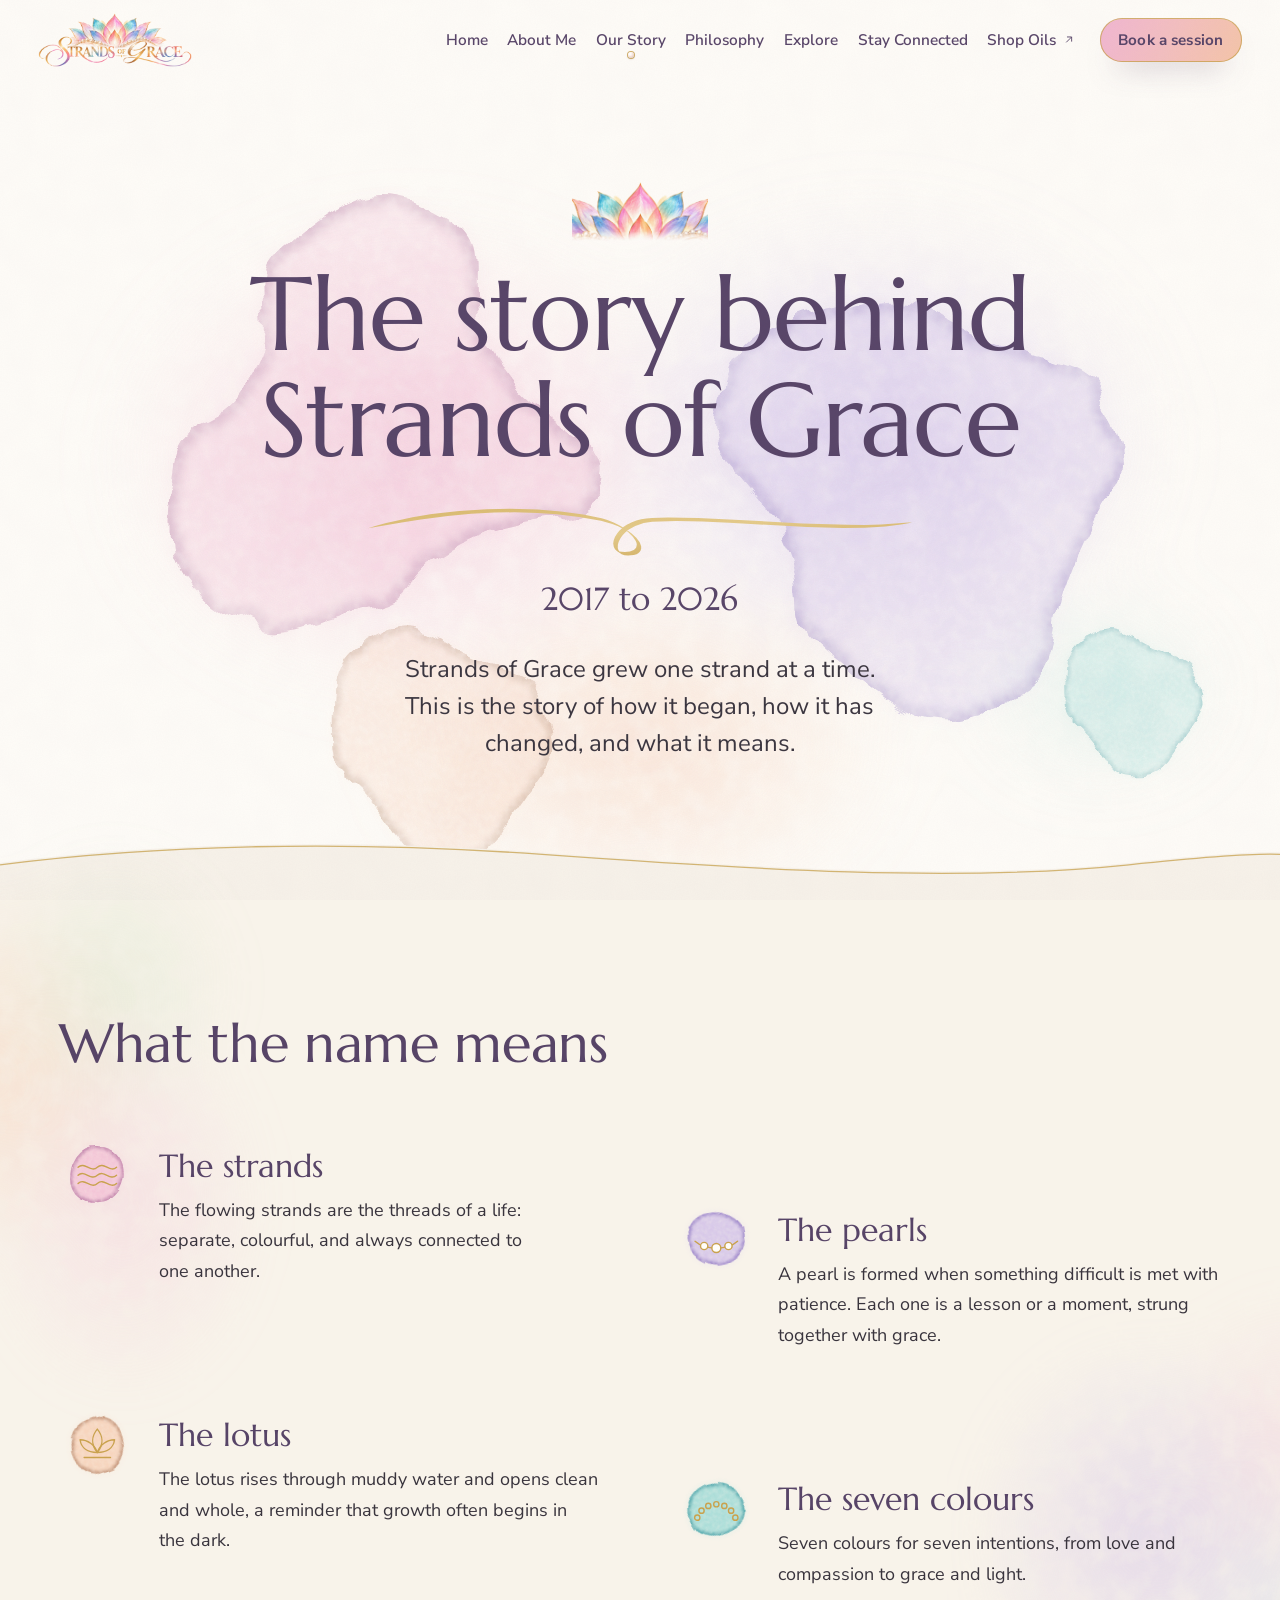
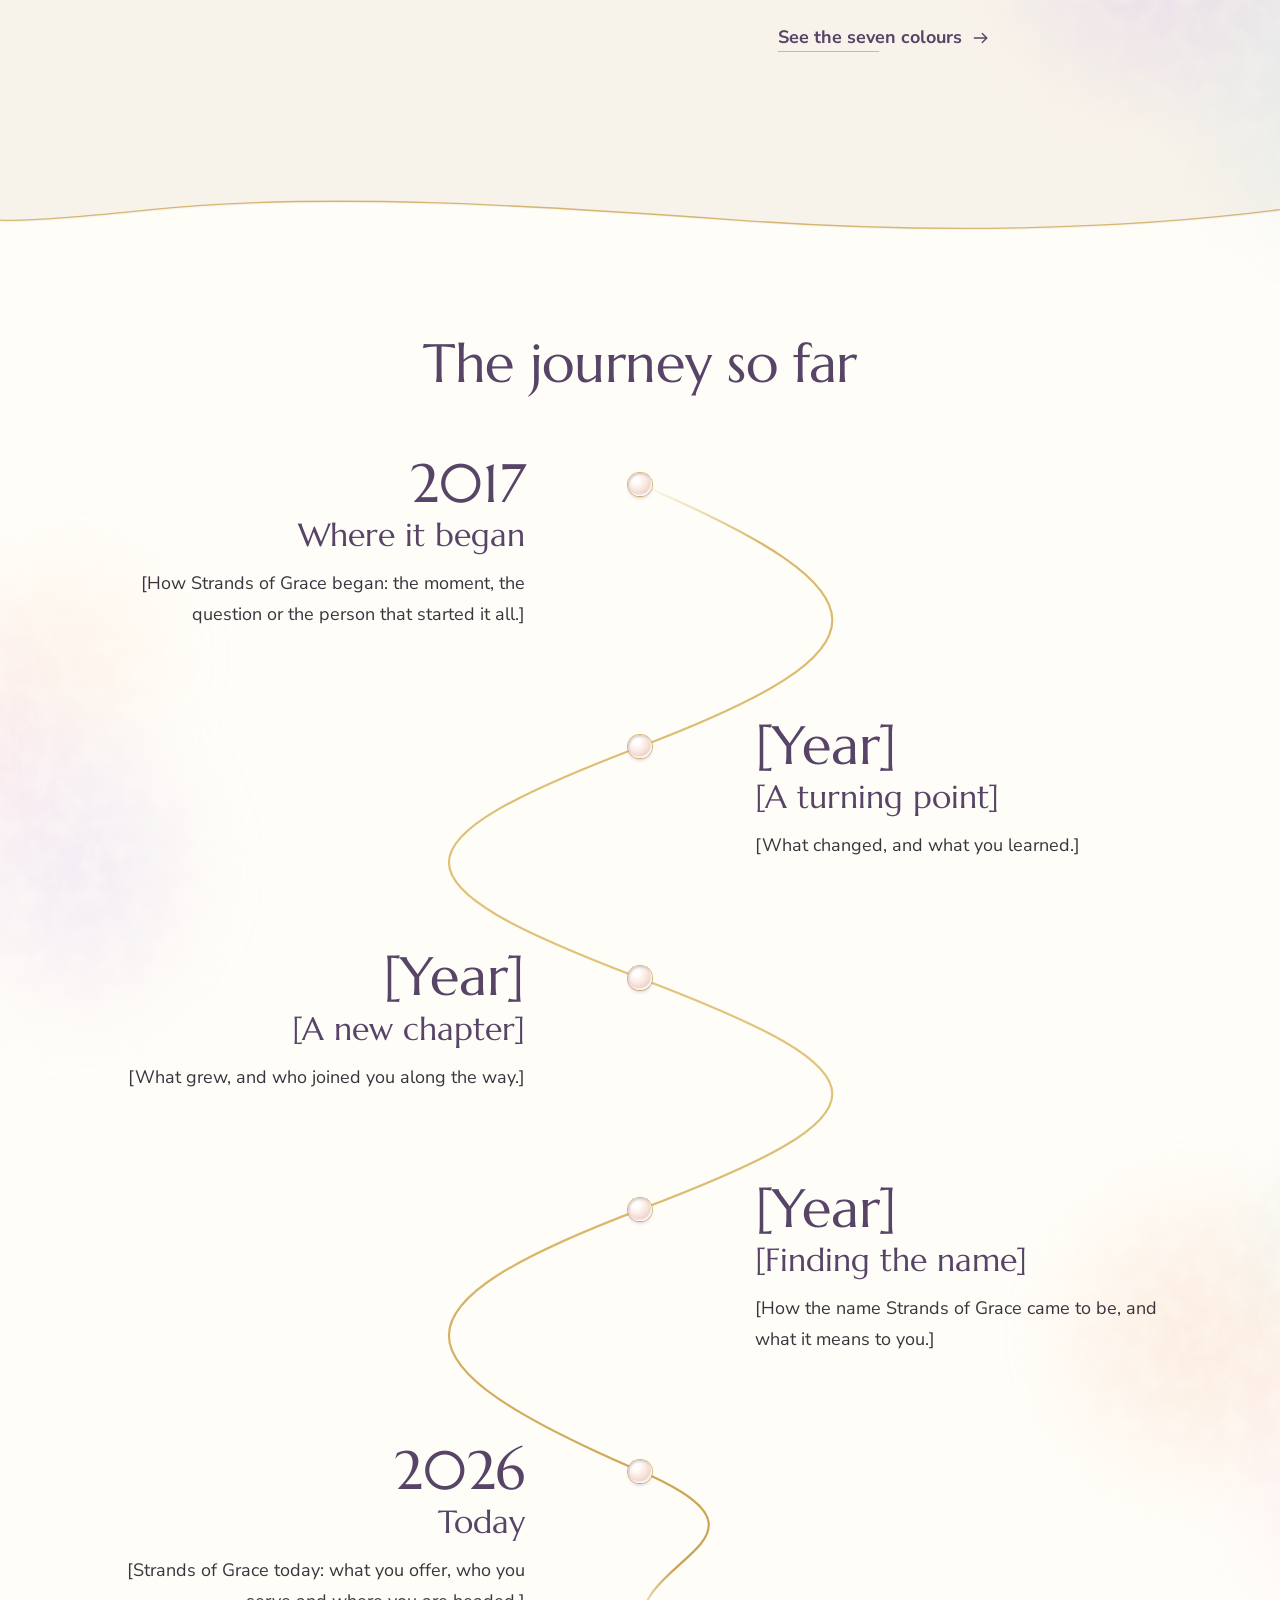
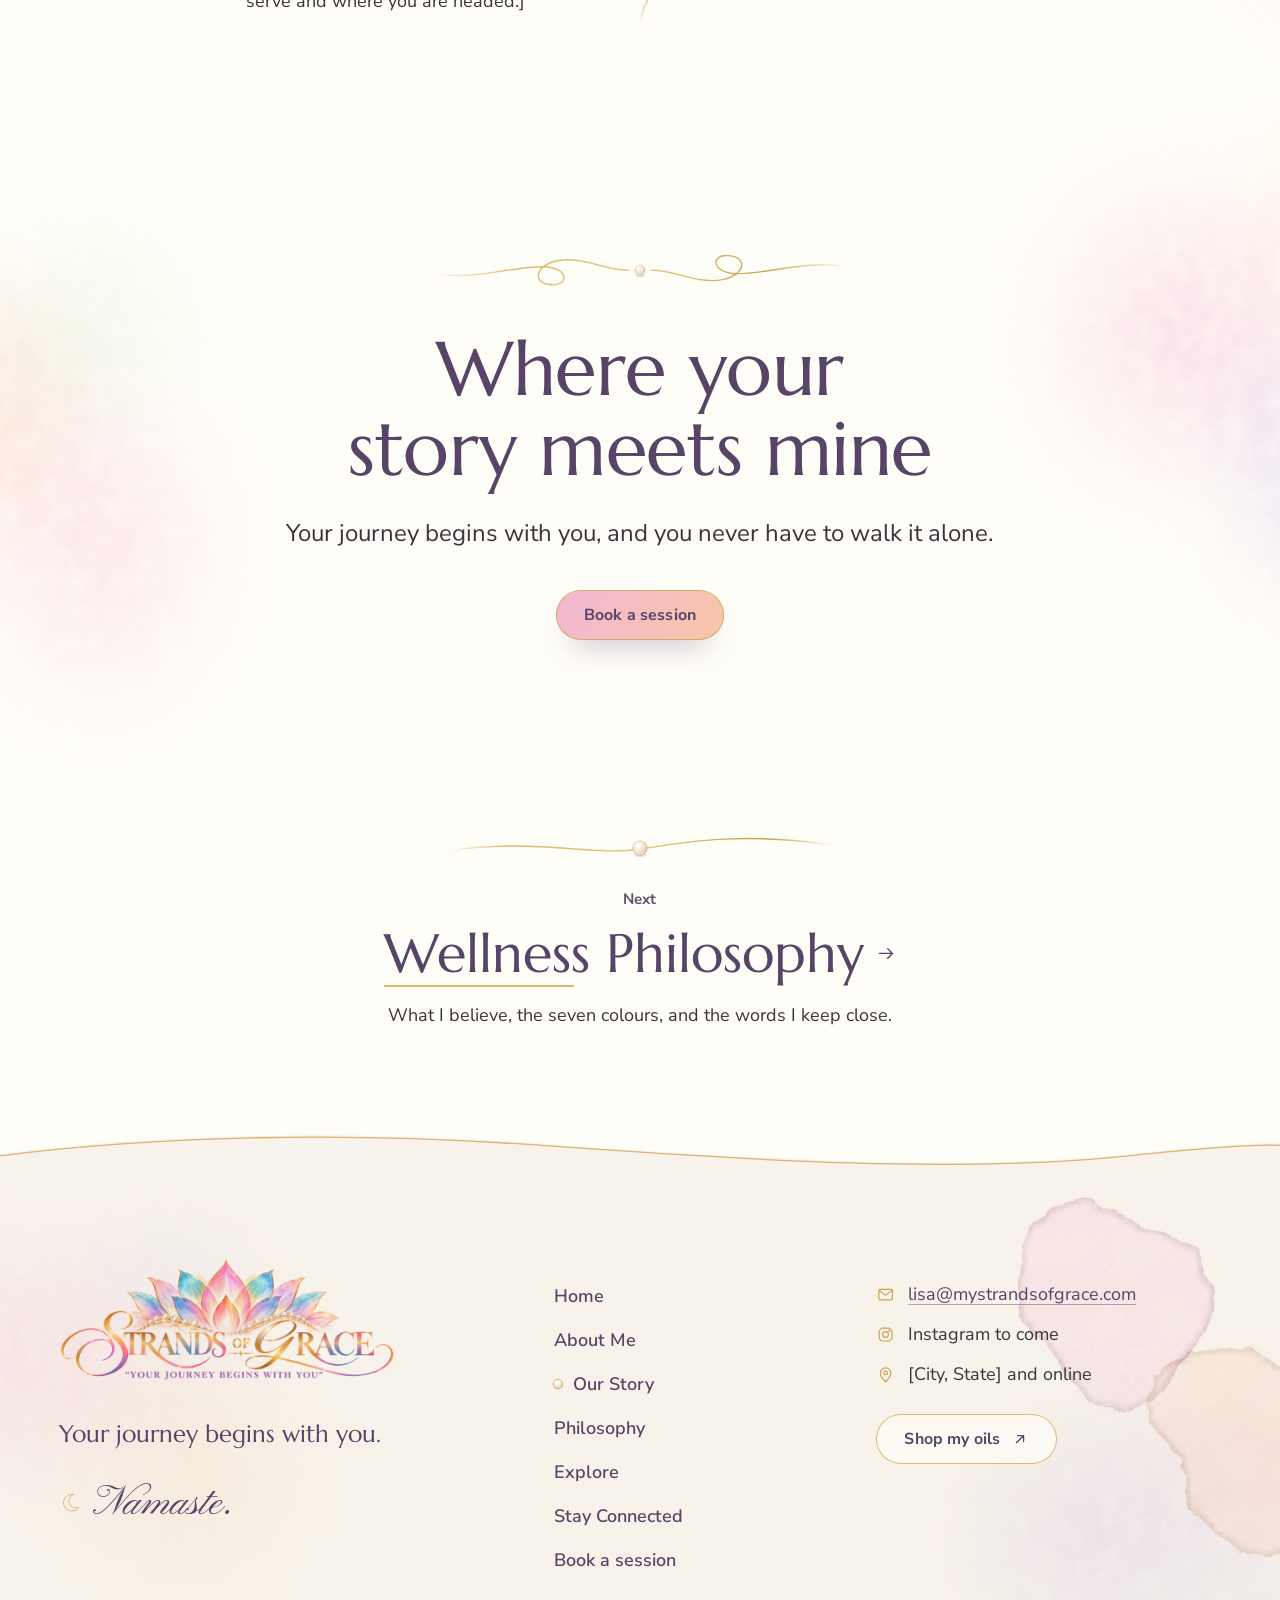
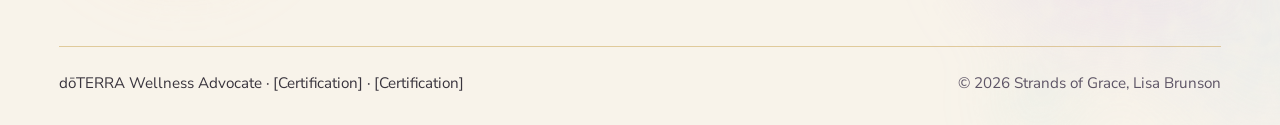
<file: story.html>
<!doctype html>
<html lang="en">
<head>
<meta charset="utf-8">
<meta name="viewport" content="width=device-width, initial-scale=1">
<title>Our Story | Strands of Grace</title>
<meta name="description" content="Strands of Grace with Lisa Brunson: sound, ceremony and gentle guidance for the journey back to yourself.">
<link rel="canonical" href="https://www.mystrandsofgrace.com/story.html">
<meta property="og:title" content="Our Story | Strands of Grace">
<meta property="og:description" content="Strands of Grace with Lisa Brunson: sound, ceremony and gentle guidance for the journey back to yourself.">
<meta property="og:type" content="website">
<meta property="og:site_name" content="Strands of Grace">
<meta property="og:image" content="https://www.mystrandsofgrace.com/assets/brand/og-image.jpg">
<meta property="og:image:width" content="1200">
<meta property="og:image:height" content="630">
<meta property="og:image:alt" content="The Strands of Grace logo: a watercolour lotus with a strand of pearls">
<meta name="twitter:card" content="summary_large_image">
<meta name="theme-color" content="#FFFDF8">
<link rel="icon" type="image/png" sizes="32x32" href="assets/brand/favicon-32.png">
<link rel="icon" type="image/png" sizes="192x192" href="assets/brand/icon-192.png">
<link rel="apple-touch-icon" href="assets/brand/apple-touch-icon.png">
<link rel="preconnect" href="https://fonts.googleapis.com">
<link rel="preconnect" href="https://fonts.gstatic.com" crossorigin>
<link rel="stylesheet" href="https://fonts.googleapis.com/css2?family=Marcellus&family=Nunito+Sans:ital,opsz,wght@0,6..12,300..700;1,6..12,300..700&family=Pinyon+Script&display=swap">
<link rel="stylesheet" href="css/theme.css">
<link rel="stylesheet" href="css/site.css">
<script>
/* Before anything paints: mark that scripts run, and apply the previews
   (?ink=charcoal|plum for heading colour, ?tagline=1|2 for the story line,
   ?strands=tree|arches|pearls for the six strands on About Me).
   A choice in the address is remembered for the visit (sessionStorage). */
(function (c) {
  c.add('js');
  var q = null, s = null;
  try { q = new URLSearchParams(location.search); } catch (e) {}
  try { s = window.sessionStorage; } catch (e) {}
  var pick = function (key, allowed) {
    var v = q && q.get(key);
    if (allowed.indexOf(v) !== -1) { try { s.setItem('sog-' + key, v); } catch (e) {} return v; }
    try { return s.getItem('sog-' + key); } catch (e) { return null; }
  };
  if (pick('ink', ['plum', 'charcoal']) === 'charcoal') c.add('ink-charcoal');
  if (pick('tagline', ['1', '2']) === '2') c.add('tagline-2');
  var strands = pick('strands', ['tree', 'arches', 'pearls']);
  if (strands === 'arches' || strands === 'pearls') c.add('strands-' + strands);
})(document.documentElement.classList);
</script>
<script src="js/site.js" defer></script>
</head>
<body>
<a class="skip-link" href="#main">Skip to content</a>

<!-- Shared drawing kit: petal mask, watercolour filters, washes, strokes, drops, swashes, pearls, bottles.
     The same on every page: change every copy. -->
<svg class="defs" width="0" height="0" aria-hidden="true" focusable="false">
  <defs>
    <linearGradient id="g-gold" x1="0" y1="0" x2="1" y2="1">
      <stop offset="0" stop-color="#D9B96B"/>
      <stop offset=".5" stop-color="#E6CC8A"/>
      <stop offset="1" stop-color="#C9A24E"/>
    </linearGradient>
    <linearGradient id="g-gold-h" x1="0" y1="0" x2="600" y2="0" gradientUnits="userSpaceOnUse">
      <stop offset="0" stop-color="#D9B96B" stop-opacity="0"/>
      <stop offset=".2" stop-color="#D9B96B"/>
      <stop offset=".5" stop-color="#E6CC8A"/>
      <stop offset=".8" stop-color="#C9A24E"/>
      <stop offset="1" stop-color="#C9A24E" stop-opacity="0"/>
    </linearGradient>
    <linearGradient id="g-gold-fade" x1="0" y1="0" x2="1" y2="0">
      <stop offset="0" stop-color="#D9B96B" stop-opacity="0"/>
      <stop offset=".16" stop-color="#D9B96B"/>
      <stop offset=".5" stop-color="#E2C47E"/>
      <stop offset=".84" stop-color="#C9A24E"/>
      <stop offset="1" stop-color="#C9A24E" stop-opacity="0"/>
    </linearGradient>
    <linearGradient id="g-gold-v" x1="0" y1="0" x2="0" y2="1">
      <stop offset="0" stop-color="#D9B96B" stop-opacity="0"/>
      <stop offset=".05" stop-color="#D9B96B"/>
      <stop offset=".5" stop-color="#E2C47E"/>
      <stop offset=".95" stop-color="#C9A24E"/>
      <stop offset="1" stop-color="#C9A24E" stop-opacity="0"/>
    </linearGradient>
    <radialGradient id="g-pearl" cx=".34" cy=".3" r=".8">
      <stop offset="0" stop-color="#FFFFFF"/>
      <stop offset=".28" stop-color="#FDF3ED"/>
      <stop offset=".62" stop-color="#F1DBD0"/>
      <stop offset="1" stop-color="#D8BBA8"/>
    </radialGradient>
    <clipPath id="clip-petal" clipPathUnits="objectBoundingBox">
      <path d="M.5 0C.41 .1 0 .22 0 .53C0 .8 .225 1 .5 1C.775 1 1 .8 1 .53C1 .22 .59 .1 .5 0Z"/>
    </clipPath>
    <!-- Watercolour wash: a ragged wet edge, pigment pooled darker along the rim,
         a mottled granulated body and a soft bleed beyond the edge. -->
    <filter id="f-paint" x="-22%" y="-22%" width="144%" height="144%" color-interpolation-filters="sRGB">
      <feTurbulence type="fractalNoise" baseFrequency=".012" numOctaves="3" seed="7" result="warp"/>
      <feDisplacementMap in="SourceGraphic" in2="warp" scale="46" xChannelSelector="R" yChannelSelector="G" result="shape"/>
      <feMorphology in="shape" operator="erode" radius="11" result="core"/>
      <feGaussianBlur in="core" stdDeviation="9" result="coreSoft"/>
      <feComposite in="shape" in2="coreSoft" operator="arithmetic" k2="1" k3="-1" result="rimA"/>
      <feColorMatrix in="rimA" type="saturate" values="1.5" result="rimS"/>
      <feColorMatrix in="rimS" type="matrix" values=".74 0 0 0 0  0 .74 0 0 0  0 0 .78 0 0  0 0 0 .95 0" result="rim"/>
      <feComponentTransfer in="shape" result="bodyFlat"><feFuncA type="linear" slope=".52"/></feComponentTransfer>
      <feTurbulence type="fractalNoise" baseFrequency=".05" numOctaves="2" seed="3" result="gran"/>
      <feColorMatrix in="gran" type="matrix" values="0 0 0 0 0  0 0 0 0 0  0 0 0 0 0  0 0 0 -.85 1.3" result="granA"/>
      <feTurbulence type="fractalNoise" baseFrequency=".008" numOctaves="1" seed="11" result="mottle"/>
      <feColorMatrix in="mottle" type="matrix" values="0 0 0 0 0  0 0 0 0 0  0 0 0 0 0  0 0 0 -1 1.4" result="mottleA"/>
      <feComposite in="granA" in2="mottleA" operator="arithmetic" k1="1" result="texture"/>
      <feMerge result="paint"><feMergeNode in="bodyFlat"/><feMergeNode in="rim"/></feMerge>
      <feComposite in="paint" in2="texture" operator="in" result="textured"/>
      <feGaussianBlur in="shape" stdDeviation="14" result="bleedBlur"/>
      <feComponentTransfer in="bleedBlur" result="bleed"><feFuncA type="linear" slope=".16"/></feComponentTransfer>
      <feMerge><feMergeNode in="bleed"/><feMergeNode in="textured"/></feMerge>
    </filter>
    <!-- A loaded flat brush dragged across the paper: bristle streaks and a pooled lower edge. -->
    <filter id="f-stroke" x="-10%" y="-40%" width="120%" height="180%" color-interpolation-filters="sRGB">
      <feTurbulence type="fractalNoise" baseFrequency=".02 .05" numOctaves="3" seed="5" result="warp"/>
      <feDisplacementMap in="SourceGraphic" in2="warp" scale="22" xChannelSelector="R" yChannelSelector="G" result="shape"/>
      <feMorphology in="shape" operator="erode" radius="5" result="core"/>
      <feGaussianBlur in="core" stdDeviation="6" result="coreSoft"/>
      <feComposite in="shape" in2="coreSoft" operator="arithmetic" k2="1" k3="-1" result="rimA"/>
      <feColorMatrix in="rimA" type="saturate" values="1.45" result="rimS"/>
      <feColorMatrix in="rimS" type="matrix" values=".76 0 0 0 0  0 .76 0 0 0  0 0 .8 0 0  0 0 0 .9 0" result="rim"/>
      <feComponentTransfer in="shape" result="bodyFlat"><feFuncA type="linear" slope=".58"/></feComponentTransfer>
      <feTurbulence type="fractalNoise" baseFrequency=".004 .09" numOctaves="2" seed="2" result="streak"/>
      <feColorMatrix in="streak" type="matrix" values="0 0 0 0 0  0 0 0 0 0  0 0 0 0 0  0 0 0 -.9 1.35" result="streakA"/>
      <feTurbulence type="fractalNoise" baseFrequency=".06" numOctaves="2" seed="3" result="gran"/>
      <feColorMatrix in="gran" type="matrix" values="0 0 0 0 0  0 0 0 0 0  0 0 0 0 0  0 0 0 -.7 1.2" result="granA"/>
      <feComposite in="streakA" in2="granA" operator="arithmetic" k1="1" result="texture"/>
      <feMerge result="paint"><feMergeNode in="bodyFlat"/><feMergeNode in="rim"/></feMerge>
      <feComposite in="paint" in2="texture" operator="in" result="textured"/>
      <feGaussianBlur in="shape" stdDeviation="8" result="bleedBlur"/>
      <feComponentTransfer in="bleedBlur" result="bleed"><feFuncA type="linear" slope=".14"/></feComponentTransfer>
      <feMerge><feMergeNode in="bleed"/><feMergeNode in="textured"/></feMerge>
    </filter>
    <!-- Small drops: the same character at a small size (the seven colours, emblems, labels). -->
    <filter id="f-drop" x="-30%" y="-30%" width="160%" height="160%" color-interpolation-filters="sRGB">
      <feTurbulence type="fractalNoise" baseFrequency=".04" numOctaves="2" seed="5" result="warp"/>
      <feDisplacementMap in="SourceGraphic" in2="warp" scale="9" xChannelSelector="R" yChannelSelector="G" result="shape"/>
      <feMorphology in="shape" operator="erode" radius="2.2" result="core"/>
      <feGaussianBlur in="core" stdDeviation="2.4" result="coreSoft"/>
      <feComposite in="shape" in2="coreSoft" operator="arithmetic" k2="1" k3="-1" result="rimA"/>
      <feColorMatrix in="rimA" type="saturate" values="1.45" result="rimS"/>
      <feColorMatrix in="rimS" type="matrix" values=".76 0 0 0 0  0 .76 0 0 0  0 0 .8 0 0  0 0 0 .92 0" result="rim"/>
      <feComponentTransfer in="shape" result="bodyFlat"><feFuncA type="linear" slope=".6"/></feComponentTransfer>
      <feTurbulence type="fractalNoise" baseFrequency=".2" numOctaves="2" seed="3" result="gran"/>
      <feColorMatrix in="gran" type="matrix" values="0 0 0 0 0  0 0 0 0 0  0 0 0 0 0  0 0 0 -.7 1.22" result="granA"/>
      <feMerge result="paint"><feMergeNode in="bodyFlat"/><feMergeNode in="rim"/></feMerge>
      <feComposite in="paint" in2="granA" operator="in" result="textured"/>
      <feGaussianBlur in="shape" stdDeviation="4" result="bleedBlur"/>
      <feComponentTransfer in="bleedBlur" result="bleed"><feFuncA type="linear" slope=".18"/></feComponentTransfer>
      <feMerge><feMergeNode in="bleed"/><feMergeNode in="textured"/></feMerge>
    </filter>
    <!-- Fades for the washes: each mask keeps one side crisp and lets the other
         dissolve, like wet-in-wet paint. Named for the crisp side. -->
    <linearGradient id="g-fade-tl" x1="0" y1="0" x2="1" y2="1"><stop offset=".2" stop-color="#fff"/><stop offset=".55" stop-color="#fff" stop-opacity=".7"/><stop offset=".85" stop-color="#fff" stop-opacity=".1"/></linearGradient>
    <linearGradient id="g-fade-br" x1="1" y1="1" x2="0" y2="0"><stop offset=".2" stop-color="#fff"/><stop offset=".55" stop-color="#fff" stop-opacity=".7"/><stop offset=".85" stop-color="#fff" stop-opacity=".1"/></linearGradient>
    <linearGradient id="g-fade-bl" x1="0" y1="1" x2="1" y2="0"><stop offset=".2" stop-color="#fff"/><stop offset=".55" stop-color="#fff" stop-opacity=".7"/><stop offset=".85" stop-color="#fff" stop-opacity=".1"/></linearGradient>
    <linearGradient id="g-fade-tr" x1="1" y1="0" x2="0" y2="1"><stop offset=".2" stop-color="#fff"/><stop offset=".55" stop-color="#fff" stop-opacity=".7"/><stop offset=".85" stop-color="#fff" stop-opacity=".1"/></linearGradient>
    <mask id="m-fade-tl" maskContentUnits="objectBoundingBox" x="-.4" y="-.4" width="1.8" height="1.8"><rect x="-.4" y="-.4" width="1.8" height="1.8" fill="url(#g-fade-tl)"/></mask>
    <mask id="m-fade-br" maskContentUnits="objectBoundingBox" x="-.4" y="-.4" width="1.8" height="1.8"><rect x="-.4" y="-.4" width="1.8" height="1.8" fill="url(#g-fade-br)"/></mask>
    <mask id="m-fade-bl" maskContentUnits="objectBoundingBox" x="-.4" y="-.4" width="1.8" height="1.8"><rect x="-.4" y="-.4" width="1.8" height="1.8" fill="url(#g-fade-bl)"/></mask>
    <mask id="m-fade-tr" maskContentUnits="objectBoundingBox" x="-.4" y="-.4" width="1.8" height="1.8"><rect x="-.4" y="-.4" width="1.8" height="1.8" fill="url(#g-fade-tr)"/></mask>
    <!-- Wash silhouettes, painted with #f-paint. Layer two or three in different
         colours with class="mul" and new colours appear where they meet. -->
    <symbol id="s-wash-a" viewBox="0 0 1000 1000" overflow="visible"><path d="M838 377C883 494 832 477 772 627C711 776 760 824 637 876C513 928 472 886 361 799C249 712 327 723 265 586C204 448 120 461 156 339C191 218 244 211 384 181C524 150 486 178 623 237C759 296 793 260 838 377Z" fill="currentColor" filter="url(#f-paint)"/></symbol>
    <symbol id="s-wash-b" viewBox="0 0 1000 1000" overflow="visible"><path d="M914 573C892 671 785 623 661 692C537 760 623 768 500 800C377 832 347 872 249 799C152 726 157 680 175 557C193 435 249 509 309 390C370 271 278 244 377 162C476 79 533 54 640 115C747 176 652 228 734 365C816 502 936 475 914 573Z" fill="currentColor" filter="url(#f-paint)"/></symbol>
    <symbol id="s-wash-c" viewBox="0 0 1000 1000" overflow="visible"><path d="M746 672C657 802 651 841 521 839C392 838 413 785 315 668C216 551 193 597 194 450C195 303 196 240 319 177C442 114 456 172 606 241C755 309 774 277 817 407C859 536 834 542 746 672Z" fill="currentColor" filter="url(#f-paint)"/></symbol>
    <symbol id="s-stroke" viewBox="0 0 600 140" overflow="visible">
      <path d="M0 66C40 28 120 18 220 24C330 30 440 18 600 36L600 102C540 112 480 124 400 118C330 112 300 130 230 122C150 114 70 118 0 74Z" fill="currentColor" filter="url(#f-stroke)"/>
    </symbol>
    <symbol id="s-drop" viewBox="0 0 100 100" overflow="visible">
      <path d="M51 12C71 13 88 30 85 53C82 76 65 88 47 87C26 86 12 71 15 49C18 27 33 11 51 12Z" fill="currentColor" filter="url(#f-drop)"/>
    </symbol>
    <symbol id="s-petal" viewBox="0 0 100 100" overflow="visible">
      <path d="M50 2C64 24 94 42 94 68C94 88 74 98 50 98C26 98 6 88 6 68C6 42 36 24 50 2Z" fill="currentColor"/>
      <path d="M50 2C64 24 94 42 94 68C94 88 74 98 50 98C26 98 6 88 6 68C6 42 36 24 50 2Z" fill="none" stroke="#D9B96B" stroke-opacity=".6" stroke-width="1" vector-effect="non-scaling-stroke"/>
      <path d="M50 14C50 40 50 66 50 90" fill="none" stroke="#FFFDF8" stroke-opacity=".7" stroke-width="1" vector-effect="non-scaling-stroke"/>
    </symbol>
    <symbol id="s-pearl" viewBox="0 0 24 24" overflow="visible">
      <ellipse cx="12" cy="21" rx="7.5" ry="2.2" fill="#574467" opacity=".16"/>
      <circle cx="12" cy="12" r="9" fill="url(#g-pearl)" stroke="#C9A24E" stroke-opacity=".75" stroke-width=".9"/>
      <path d="M6 16.5A7.2 7.2 0 0 0 17.4 17" fill="none" stroke="#FFFFFF" stroke-opacity=".8" stroke-width="1.1" stroke-linecap="round"/>
      <circle cx="9" cy="8.4" r="2.1" fill="#FFFFFF" opacity=".95"/>
    </symbol>
    <symbol id="s-flourish" viewBox="0 0 600 90" overflow="visible">
      <g fill="none" stroke="url(#g-gold-h)" stroke-width="1.4" stroke-linecap="round">
        <path vector-effect="non-scaling-stroke" d="M284 45C250 45 230 30 196 30C150 30 140 64 172 66C200 68 196 40 160 40C110 40 60 60 6 50"/>
        <path vector-effect="non-scaling-stroke" d="M316 45C350 45 370 60 404 60C450 60 460 26 428 24C400 22 404 50 440 50C490 50 540 30 594 40"/>
      </g>
      <use href="#s-pearl" x="290" y="35" width="20" height="20"/>
    </symbol>
    <symbol id="s-swash-long" viewBox="0 0 1000 260" overflow="visible"><path d="M0 150.1L51.8 133.3L74.9 126.6L98.5 120.6L130.7 113.2L155.5 108.3L180.8 104.1L206.5 100.7L232.7 98L259.3 96.2L286.2 95.2L313.4 95.1L340.9 95.8L368.7 97.4L415.4 102.2L443.7 106.4L472 111.5L500.4 117.7L536.9 127L558.8 133.9L578.9 141.6L597.1 149.8L617.2 160.7L634 171.8L644.4 181.3L653.8 192.8L657.4 199.3L659.3 205.3L659.6 210.4L658.7 214.4L656.3 218.6L653.3 221.7L648.6 224.7L641.9 227.4L636.9 228.7L629.9 229.4L623.8 229.2L618.2 228.3L613.3 226.6L610.9 224.3L608 218.6L606.7 212.7L606.9 204.8L608.5 198.1L611.3 191L614.4 185.7L619.8 178.6L624.9 173.4L630.8 168.4L637.8 163.8L645.7 159.7L654.5 156L660.9 154L681 149.7L728.2 141.2L857.7 122.5L928.5 111.1L976.2 101.9L994.1 97.8L1000 95.9L915.9 108L827.8 119.2L737.8 131.9L705.6 137.1L674.4 142.9L655.4 146.9L645.2 150.2L636 154.2L627.7 158.9L620.5 164.2L612.3 171.9L607.4 178.2L602.5 186.9L599.5 195.7L598.5 202.2L598.8 208.5L600.2 214.3L602.8 219.4L607.8 224.8L616.8 231.6L622.7 234.3L629.7 235.8L640.7 235.8L646.8 234.6L654.7 231.9L659.1 229.5L662.7 226.4L665.5 222.7L667.2 218.5L667.8 214.1L666.8 207.6L665.1 203.3L661.6 197L656.8 190.6L650.7 184.1L643.4 177.4L631.8 168.3L614.7 156.4L598.5 147.1L580.3 138.3L560.1 130.1L538.2 122.6L501.6 112.8L473.1 106.4L444.6 101L416.2 96.5L387.9 93.1L359.8 90.6L332 89L304.3 88.3L277 88.6L249.9 89.6L223.3 91.6L188.3 95.4L162.6 99.2L137.4 103.7L112.7 109.1L88.7 115.6L57.7 125.4L35.2 133.7L13.6 142.8L0 149.9Z" fill="url(#g-gold)"/></symbol>
    <symbol id="s-swash-long-r" viewBox="0 0 1000 260" overflow="visible"><path d="M1000 149.9L986.3 143L964.6 134.1L942.2 125.9L911.2 116.2L887.2 109.7L862.6 104.1L837.4 99.2L811.7 95.4L776.7 91.6L750.1 89.6L723 88.6L695.7 88.3L668 89L640.2 90.6L612.1 93.1L583.8 96.5L555.4 101L526.9 106.4L498.4 112.8L461.8 122.6L439.9 130.1L419.7 138.3L401.5 147.1L385.3 156.4L368.2 168.3L356.6 177.4L349.3 184.1L343.2 190.6L338.4 197L334.9 203.3L333.2 207.6L332.2 214.1L332.8 218.5L334.5 222.7L337.3 226.4L340.9 229.5L345.3 231.9L353.2 234.6L359.3 235.8L370.3 235.8L377.3 234.3L383.2 231.6L392.2 224.8L397.2 219.4L399.8 214.3L401.2 208.5L401.5 202.2L400.5 195.7L397.5 186.9L392.6 178.2L387.7 171.9L379.5 164.2L372.3 158.9L364 154.2L354.8 150.2L344.6 146.9L325.6 142.9L294.4 137.1L262.2 131.9L206.5 123.9L0 95.9L5.9 97.9L29.7 103.5L83.3 113.7L118.7 119.5L222.4 133.7L271.8 141.2L319 149.7L339.1 154L345.5 156L354.3 159.7L362.2 163.8L369.2 168.4L375.1 173.4L380.2 178.6L385.6 185.7L388.7 191L391.5 198.1L393.1 204.8L393.3 212.7L392 218.6L389.1 224.3L386.7 226.6L381.8 228.3L376.2 229.2L370.1 229.4L363.1 228.7L358.1 227.4L351.4 224.7L346.7 221.7L343.7 218.6L341.3 214.4L340.4 210.4L340.7 205.3L342.6 199.3L346.2 192.8L355.6 181.3L366 171.8L382.8 160.7L402.9 149.8L421.1 141.6L441.2 133.9L463.1 127L499.6 117.7L528 111.5L556.3 106.4L584.6 102.2L631.3 97.4L659.1 95.8L686.6 95.1L713.8 95.2L740.7 96.2L767.3 98L793.5 100.7L819.2 104.1L852.9 109.6L877.5 114.4L901.7 119.9L925.3 126.1L948.3 132.8L1000 150.1Z" fill="url(#g-gold)"/></symbol>
    <symbol id="s-swash-flourish" viewBox="0 0 400 110" overflow="visible"><path d="M400 39.9L375.4 34.7L341.6 29.2L299.3 24.8L263.2 22.5L228.7 21.8L199.9 22.7L172.4 25.2L146.4 29.3L135.9 31.5L123.4 35.2L115 38.5L104.9 43.3L96.3 48.5L89.2 54.1L83.6 60L79.5 66L77.3 72.1L77.1 76.7L78.2 80.8L81.5 85.1L88 90.3L94.2 93.2L102.3 94.8L114.5 94.9L120.4 94L125.5 92.5L129.9 90.4L133.4 87.5L135.8 84L136.8 80L136.7 76L135.5 72.2L133.6 68.6L130.1 64.2L117.5 53.5L110.9 49.5L105.2 46.9L92.3 43L80.1 41.3L69.8 41.6L56.8 43.2L43.1 46.4L30.6 50.7L18 56.7L7.1 63.6L0 69.9L23.2 58.2L34.7 53.9L45.8 50.7L59.2 48.2L71.8 47L82.3 46.7L93.7 47.9L107.8 51.6L119.3 57.2L122.1 59L125.4 62.4L129.5 69.3L130.4 72.5L130.4 76.3L129.2 79.8L126.9 82.8L123.7 85.2L120.1 86.9L115.4 88.3L109.3 89.2L102.6 89.5L95.2 89L88 87.3L85.6 86.3L84.8 85.4L83.3 80.5L84.1 75L87.1 68.6L92 62.5L97.5 57.4L104.5 52.3L113 47.5L120.4 44L131.5 39.9L140.8 37.2L162.1 33L184.6 30L208.3 28.1L233 27.4L258.7 27.7L280.8 28.7L308.1 30.7L400 40.1Z" fill="url(#g-gold)"/></symbol>
    <symbol id="s-swash-arc" viewBox="0 0 600 760" overflow="visible"><path d="M330 -0.1L316.6 2L296.6 7L276.6 13.4L256.7 21.2L236.9 30.3L223.9 37L211.2 44.6L192.4 57L174.2 70.7L162.4 80.5L145.2 96.2L134.2 107.3L118.3 125L108.3 137.6L94.1 157.3L85.2 171.2L72.8 193L65.3 208.2L58.3 223.9L52 240.2L43.6 265.6L38.9 283.2L34.9 301.3L31.7 320L29.3 339.1L27.9 358.1L27.4 377L27.8 395.6L29.1 414L31.3 432.1L34.3 449.9L38.1 467.3L42.9 484.4L48.4 501.1L54.8 517.4L62 533.2L70 548.5L78.8 563.4L88.4 577.6L98.8 591.3L121.3 617.4L133.7 629.6L146.8 641.1L160.7 652L175.3 662.2L190.7 671.6L206.9 680.3L223.8 688.1L241.4 695.1L259.8 701.3L278.9 706.5L308.8 712.6L348.8 717.7L370.8 721.3L394 726.6L413.6 732.4L433.3 740.4L441.7 745L447.2 748.8L447.5 750.8L446.9 752.1L445.7 752.2L445.2 751.5L443.5 752.6L439.9 753.6L430.2 754.3L420.5 753.6L414.6 752.2L411 750.5L410.1 749.7L409.4 746.2L409.8 742L411.5 736.6L414.9 730.7L418.8 725.7L428.5 717.2L435.5 712.9L441.4 710L454.8 705.5L467.3 703.5L482.3 703.5L499.5 704.9L516.4 707.6L532.9 711.4L550.9 717L567.7 723.5L583.1 730.7L600 739.9L585.5 730.5L566.6 720.6L547.5 712.6L529.2 706.4L510.1 701.5L490.2 698.2L470 696.6L455.9 697.2L447.9 698.7L440.4 700.8L433.4 703.6L425 708.2L419.5 712.1L413.1 717.9L408.2 724.2L405.4 729.1L403.7 734.1L403.1 739L403.8 743.7L405.8 747.7L408.9 750.7L411.4 754.3L415.4 757.6L420.7 760L427.4 761.4L439 761.9L447.6 760.7L450.4 759.4L452.6 757.1L453.3 755.6L453 752.4L445 743.4L440.8 739.9L431.1 734.2L418.3 728.4L395.6 720.8L372.1 715L349.8 711L299.8 704.4L270.8 698.2L243.3 689.9L217.3 679.8L192.8 667.9L177.4 658.9L162.7 649.3L141.9 633.4L129 621.9L116.8 609.8L105.4 597L100.1 590.3L90.2 576.4L81 562L68.8 539.5L61.6 523.9L55.3 507.9L49.8 491.5L45.1 474.7L39.6 448.9L36.9 431.3L34.6 404.4L34 386.2L34.4 367.8L35.6 349.2L37.7 330.5L40.7 311.9L44.5 293.9L51.5 267.9L56.9 251.3L63 235.1L69.7 219.5L80.7 197.1L88.7 182.9L101.7 162.5L110.9 149.5L125.5 131.1L135.8 119.4L151.8 103L162.9 92.6L180.1 78.1L191.9 69.1L210 56.5L234.7 41.4L253.5 31.1L266.1 24.9L285.3 16.4L304.5 9L330 0.1Z" fill="url(#g-gold)"/></symbol>
    <symbol id="s-swash-arc-r" viewBox="0 0 600 760" overflow="visible"><path d="M270 0.1L295.5 9L314.7 16.4L333.9 24.9L346.5 31.1L365.3 41.4L390 56.5L408.1 69.1L419.9 78.1L437.1 92.6L448.2 103L464.2 119.4L474.5 131.1L489.1 149.5L498.3 162.5L511.3 182.9L519.3 197.1L530.3 219.5L537 235.1L543.1 251.3L548.5 267.9L555.5 293.9L559.3 311.9L562.3 330.5L564.4 349.2L565.6 367.8L566 386.2L565.4 404.4L563.1 431.3L560.4 448.9L554.9 474.7L550.2 491.5L544.7 507.9L538.4 523.9L531.2 539.5L519 562L509.8 576.4L499.9 590.3L494.6 597L483.2 609.8L471 621.9L458.1 633.4L437.3 649.3L422.6 658.9L407.2 667.9L382.7 679.8L356.7 689.9L329.2 698.2L300.2 704.4L250.2 711L227.9 715L204.4 720.8L181.7 728.4L168.9 734.2L159.2 739.9L155 743.4L147 752.4L146.7 755.6L147.4 757.1L149.6 759.4L152.4 760.7L161 761.9L172.6 761.4L179.3 760L184.6 757.6L188.6 754.3L191.1 750.7L194.2 747.7L196.2 743.7L196.9 739L196.3 734.1L194.6 729.1L191.8 724.2L186.9 717.9L180.5 712.1L175 708.2L166.6 703.6L159.6 700.8L152.1 698.7L144.1 697.2L130 696.6L109.8 698.2L89.9 701.5L70.8 706.4L52.5 712.6L33.4 720.6L14.5 730.5L0 739.9L16.9 730.7L32.3 723.5L49.1 717L67.1 711.4L83.6 707.6L100.5 704.9L117.7 703.5L132.7 703.5L145.2 705.5L158.6 710L164.5 712.9L171.5 717.2L181.2 725.7L185.1 730.7L188.5 736.6L190.2 742L190.6 746.2L189.9 749.7L189 750.5L185.4 752.2L179.5 753.6L169.8 754.3L160.1 753.6L156.5 752.6L154.8 751.5L154.3 752.2L153.1 752.1L152.5 750.8L152.8 748.8L158.3 745L166.7 740.4L186.4 732.4L206 726.6L229.2 721.3L251.2 717.7L291.2 712.6L321.1 706.5L340.2 701.3L358.6 695.1L376.2 688.1L393.1 680.3L409.3 671.6L424.7 662.2L439.3 652L453.2 641.1L466.3 629.6L478.7 617.4L501.2 591.3L511.6 577.6L521.2 563.4L530 548.5L538 533.2L545.2 517.4L551.6 501.1L557.1 484.4L561.9 467.3L565.7 449.9L568.7 432.1L570.9 414L572.2 395.6L572.6 377L572.1 358.1L570.7 339.1L568.3 320L565.1 301.3L561.1 283.2L556.4 265.6L548 240.2L541.7 223.9L534.7 208.2L527.2 193L514.8 171.2L505.9 157.3L491.7 137.6L481.7 125L465.8 107.3L454.8 96.2L437.6 80.5L425.8 70.7L407.6 57L388.8 44.6L376.1 37L363.1 30.3L343.3 21.2L323.4 13.4L303.4 7L283.4 2L270 -0.1Z" fill="url(#g-gold)"/></symbol>
    <symbol id="s-swash-wave" viewBox="0 0 900 130" overflow="visible"><path d="M0 70.1L55.7 60.3L87.2 55.5L132 49.7L170.7 46L209.6 44L241.9 43.5L280.3 44.5L312 46.7L349.2 51.1L385.4 57.4L404.2 62.8L413.8 66.7L422.4 71L429.8 75.7L438.2 83.8L442.7 90.4L444.2 94L444.7 97.3L443.7 101.7L441.7 104.4L439.6 106.1L433.3 108.4L425 109.3L419.5 109L415.9 108.2L414.4 106.5L413.2 102.6L413.4 96.9L414.9 91.7L417.9 85.9L421.5 81L426.4 76.1L430.9 72.6L442.1 66.2L456.2 61.4L470.2 59.1L510.4 58.1L553 58.8L597.4 60.7L726.6 67.9L786 69.7L821.7 69L855.9 66.9L881.7 63.8L894 61.6L900 59.9L848.9 63.6L821.6 64.4L793.3 64.3L719.3 62.1L597.7 55.3L545.9 53L496.6 52.3L469.8 52.9L460.5 53.6L451.9 55.1L444 57.2L436.7 59.9L428.1 64.3L422.5 68L416.2 73.6L412.4 78L408.5 84.2L406.3 90.6L405.7 95.2L406.7 101.1L408.7 104.7L411.7 107.5L419.7 112.9L424.4 114.5L430.2 115.1L439.6 114.2L444.3 112.8L447 111.3L449.3 109.3L451 106.8L451.9 104L451.9 99.8L449.5 93.2L443.8 85.7L435.7 78.3L423.4 69.4L414.9 64.4L405.4 59.8L394.9 55.8L386.4 53.2L356.1 47.3L318.8 42.2L280.6 39L235.4 37.7L196.4 38.4L150.8 41.3L105.5 46.4L73.6 51.7L30 61.1L11.8 66L0 69.9Z" fill="url(#g-gold)"/></symbol>
    <symbol id="s-arrow" viewBox="0 0 24 24">
      <path d="M4 12h15M13.5 6.5 19 12l-5.5 5.5" fill="none" stroke="currentColor" stroke-width="1.6" stroke-linecap="round" stroke-linejoin="round"/>
    </symbol>
    <symbol id="s-external" viewBox="0 0 24 24">
      <path d="M8 16 16.5 7.5M9.5 7h7.5v7.5" fill="none" stroke="currentColor" stroke-width="1.6" stroke-linecap="round" stroke-linejoin="round"/>
    </symbol>
    <!-- An oil bottle: plum cap, gold collar, ivory glass and a label painted in the oil's colour. -->
    <symbol id="s-bottle" viewBox="0 0 60 112" overflow="visible">
      <rect x="18" y="1" width="24" height="29" rx="4.5" fill="#574467"/>
      <path d="M22.5 7v18M27 7v18M31.5 7v18M36 7v18" stroke="#FFFDF8" stroke-opacity=".2" stroke-width="1.2"/>
      <rect x="20" y="29" width="20" height="8" rx="1" fill="url(#g-gold)"/>
      <path d="M15 37h30a7 7 0 0 1 7 7v57a9 9 0 0 1-9 9H17a9 9 0 0 1-9-9V44a7 7 0 0 1 7-7Z" fill="#FFFDF8" fill-opacity=".9" stroke="#C9A24E" stroke-width="1.3"/>
      <rect x="12.5" y="50" width="35" height="41" rx="2.5" fill="#FFFDF8" stroke="#D9B96B" stroke-opacity=".9" stroke-width=".9"/>
      <path d="M17 58C22 48 44 50 46 60C48 72 41 80 30 80C18 80 12 68 17 58Z" fill="currentColor" filter="url(#f-drop)"/>
      <path d="M19 82.5h22M24 86.5h12" stroke="#C9A24E" stroke-opacity=".75" stroke-width="1" stroke-linecap="round"/>
      <path d="M13.5 45v46" stroke="#FFFFFF" stroke-opacity=".85" stroke-width="2.2" stroke-linecap="round"/>
    </symbol>
    <!-- The six strands, drawn as fine gold lines (stroke colour and width come from the page).
         Roots: a seed putting down roots. Calling: a star. Heart: a heart held in a lotus.
         Growth: a leafing branch. Discovery: a crescent moon. Becoming: a rising sun. -->
    <symbol id="s-sym-roots" viewBox="0 0 48 48" overflow="visible"><path fill="none" stroke="currentColor" d="M24 12.5c3.4 2 4.5 5.7 2.6 8.8-.7 1.1-1.6 1.9-2.6 2.3-1-.4-1.9-1.2-2.6-2.3-1.9-3.1-.8-6.8 2.6-8.8ZM24 12.5c0-2.8 1.1-5 3.4-6.4M27.4 6.1c1.7-1.7 4-2.3 6.3-1.9-.6 2.3-2.7 3.8-6.3 1.9ZM5.5 24.2c3.8-1 7.9-1.2 12.1-.6M30.4 23.6c4.2-.6 8.3-.4 12.1.6M24 23.6v4c0 4.6-1.2 8.8-3.4 13M24 28c-3.4 1.2-6.4 3.8-8.4 8M24 28c3.4 1.2 6.4 3.8 8.4 8M24 31.6c2.4 2.4 3.4 6 3.6 9.4M15.6 36c-1.3 1.2-2.1 2.8-2.6 4.4M32.4 36c1.3 1.2 2.1 2.8 2.6 4.4"/></symbol>
    <symbol id="s-sym-calling" viewBox="0 0 48 48" overflow="visible"><path fill="none" stroke="currentColor" d="M24.0 9.5L28.1 20.3L39.7 20.9L30.7 28.2L33.7 39.3L24.0 33.0L14.3 39.3L17.3 28.2L8.3 20.9L19.9 20.3ZM39.5 5c.4 2.4 1.7 3.7 4.1 4.1-2.4.4-3.7 1.7-4.1 4.1-.4-2.4-1.7-3.7-4.1-4.1 2.4-.4 3.7-1.7 4.1-4.1Z"/></symbol>
    <symbol id="s-sym-heart" viewBox="0 0 48 48" overflow="visible"><path fill="none" stroke="currentColor" d="M24 33c-5.4-3.4-8.6-6.8-8.6-10.6a4.3 4.3 0 0 1 8.6-1.9 4.3 4.3 0 0 1 8.6 1.9c0 3.8-3.2 7.2-8.6 10.6ZM24 39.5c-3-7-9-11-17.5-11.5.6 7.2 7.6 11.5 17.5 11.5ZM24 39.5c3-7 9-11 17.5-11.5-.6 7.2-7.6 11.5-17.5 11.5ZM24 13.5V8M17.5 15.5l-2.5-3.5M30.5 15.5l2.5-3.5M14 43.5h20"/></symbol>
    <symbol id="s-sym-growth" viewBox="0 0 48 48" overflow="visible"><path fill="none" stroke="currentColor" d="M12 42C15.5 33 22 23.5 35.5 8.5M16.2 34.6c-4.6-.6-7.4-3.6-7.8-7.8 4.5.2 7.4 3.1 7.8 7.8ZM19.9 28.8c1.1-4.5 4.6-6.8 8.9-6.8-.6 4.5-3.9 7-8.9 6.8ZM24.3 22.8c-4.2-1.6-6.1-5.3-5.5-9.4 4.1 1.2 6.1 4.7 5.5 9.4ZM29.2 16.6c1.8-3.9 5.3-5.6 9.2-5-1.2 4.1-4.7 6-9.2 5ZM35.5 8.5c.6-1.8 2-3 3.8-3.4-.2 1.9-1.5 3.3-3.8 3.4Z"/></symbol>
    <symbol id="s-sym-discovery" viewBox="0 0 48 48" overflow="visible"><path fill="none" stroke="currentColor" d="M27.5 9.2A15.5 15.5 0 1 0 38.6 32.4 12.5 12.5 0 0 1 27.5 9.2ZM38.5 7.5c.4 2.5 1.8 3.9 4.3 4.3-2.5.4-3.9 1.8-4.3 4.3-.4-2.5-1.8-3.9-4.3-4.3 2.5-.4 3.9-1.8 4.3-4.3ZM41 21.5v.1"/></symbol>
    <symbol id="s-sym-becoming" viewBox="0 0 48 48" overflow="visible"><path fill="none" stroke="currentColor" d="M5 33.5h38M12 38.5h24M18 43h12M13.5 33.5a10.5 10.5 0 0 1 21 0M24 18.5v-6.5M15.2 22.2l-4.4-4.4M32.8 22.2l4.4-4.4M11.6 28.6H5.8M36.4 28.6h5.8"/></symbol>
    <!-- The celestial layer: a four-point sparkle (filled), a crescent moon and a sun (fine lines). -->
    <symbol id="s-star" viewBox="0 0 24 24" overflow="visible"><path d="M12 0C12.7 6.6 17.4 11.3 24 12 17.4 12.7 12.7 17.4 12 24 11.3 17.4 6.6 12.7 0 12 6.6 11.3 11.3 6.6 12 0Z" fill="currentColor"/></symbol>
    <symbol id="s-moon" viewBox="0 0 48 48" overflow="visible"><path fill="none" stroke="currentColor" d="M29 6.8A17.5 17.5 0 1 0 41.2 34 14 14 0 0 1 29 6.8Z"/></symbol>
    <symbol id="s-sun" viewBox="0 0 48 48" overflow="visible"><path fill="none" stroke="currentColor" d="M31.5 24a7.5 7.5 0 1 1-15 0 7.5 7.5 0 0 1 15 0ZM24 5v6.5M24 36.5V43M5 24h6.5M36.5 24H43M10.6 10.6l4.6 4.6M32.8 32.8l4.6 4.6M10.6 37.4l4.6-4.6M32.8 15.2l4.6-4.6"/></symbol>
  </defs>
</svg>

<header class="site-header" data-header>
  <div class="site-header__inner wrap wrap--wide">
    <a class="brand" href="index.html">
      <img src="assets/brand/sog-logo-header.webp" srcset="assets/brand/sog-logo-header-450.webp 450w, assets/brand/sog-logo-header.webp 900w" sizes="(min-width: 68em) 182px, 150px" width="900" height="319" alt="Strands of Grace, home">
    </a>
    <button class="menu-toggle" type="button" aria-expanded="false" aria-controls="site-nav" hidden data-menu-toggle>
      <span class="menu-toggle__icon" aria-hidden="true"></span>
      <span class="menu-toggle__label">Menu</span>
    </button>
    <nav class="site-nav" id="site-nav" aria-label="Main">
      <ul class="site-nav__list">
        <li style="--i: 0"><a href="index.html">Home</a></li>
        <li style="--i: 1"><a href="about.html">About Me</a></li>
        <li style="--i: 2"><a href="story.html" aria-current="page">Our Story</a></li>
        <li style="--i: 3"><a href="philosophy.html">Philosophy</a></li>
        <li style="--i: 4"><a href="explore.html">Explore</a></li>
        <li style="--i: 5"><a href="connect.html">Stay Connected</a></li>
        <li style="--i: 6"><a href="https://my.doterra.com/lisabrunson88" target="_blank" rel="noopener">Shop Oils<span class="vh"> (opens in a new tab)</span><svg aria-hidden="true" focusable="false"><use href="#s-external"/></svg></a></li>
      </ul>
      <a class="btn btn--bloom site-nav__cta" href="connect.html#book">Book a session</a>
    </nav>
  </div>
  <span class="site-header__progress" data-progress aria-hidden="true"></span>
</header>

<main id="main" tabindex="-1">

  <section class="story-hero" aria-labelledby="story-title">
    <div class="washes" aria-hidden="true">
      <div class="bloom bloom--story drift"></div>
      <svg class="wash story-hero__wash" viewBox="0 0 1200 700" focusable="false">
        <use href="#s-wash-b" class="c-blush mul" x="70" y="40" width="540" height="540" opacity=".48"/>
        <use href="#s-wash-a" class="c-lavender mul" x="590" y="90" width="540" height="540" opacity=".48"/>
        <use href="#s-wash-c" class="c-peach mul" x="250" y="440" width="320" height="320" opacity=".42"/>
        <use href="#s-wash-c" class="c-teal mul" x="960" y="460" width="200" height="200" opacity=".45"/>
      </svg>
    </div>
    <div class="wrap">
      <img class="story-hero__lotus" src="assets/brand/sog-lotus.webp" width="600" height="259" alt="" fetchpriority="high">
      <h1 id="story-title">The story behind Strands of Grace</h1>
      <svg class="swash story-hero__swash" viewBox="0 0 900 130" aria-hidden="true" focusable="false"><use href="#s-swash-wave"/></svg>
      <p class="years">2017 to 2026</p>
      <p class="lead">Strands of Grace grew one strand at a time. This is the story of how it began, how it has changed, and what it means.</p>
    </div>
  </section>

  <section class="section section--cream meaning" id="meaning" aria-labelledby="meaning-title" data-reveal>
    <div class="washes" aria-hidden="true">
      <div class="bloom bloom--meaning-a drift"></div>
      <div class="bloom bloom--meaning-b drift"></div>
    </div>
    <div class="wrap">
      <header class="section-head">
        <h2 id="meaning-title">What the name means</h2>
      </header>
      <ul class="meaning__list" role="list" data-reveal-children>
        <li class="meaning__item">
          <div class="emblem" aria-hidden="true">
            <svg class="drop c-blush" focusable="false"><use href="#s-drop"/></svg>
            <svg class="emblem__icon" viewBox="0 0 48 48" focusable="false"><path d="M5 16c6.5-6 12.5 6 19 0s12.5 6 19 0M5 24c6.5-6 12.5 6 19 0s12.5 6 19 0M5 32c6.5-6 12.5 6 19 0s12.5 6 19 0"/></svg>
          </div>
          <div>
            <h3>The strands</h3>
            <p>The flowing strands are the threads of a life: separate, colourful, and always connected to one another.</p>
          </div>
        </li>
        <li class="meaning__item">
          <div class="emblem" aria-hidden="true">
            <svg class="drop c-lavender" focusable="false" style="transform: rotate(80deg)"><use href="#s-drop"/></svg>
            <svg class="emblem__icon" viewBox="0 0 48 48" focusable="false"><path d="M3 26c10 9 32 9 42 0"/><circle cx="12" cy="30.6" r="3.6" fill="#FFFDF8"/><circle cx="24" cy="32.6" r="4.4" fill="#FFFDF8"/><circle cx="36" cy="30.6" r="3.6" fill="#FFFDF8"/></svg>
          </div>
          <div>
            <h3>The pearls</h3>
            <p>A pearl is formed when something difficult is met with patience. Each one is a lesson or a moment, strung together with grace.</p>
          </div>
        </li>
        <li class="meaning__item">
          <div class="emblem" aria-hidden="true">
            <svg class="drop c-peach" focusable="false" style="transform: rotate(160deg)"><use href="#s-drop"/></svg>
            <svg class="emblem__icon" viewBox="0 0 48 48" focusable="false"><path d="M24 9c5.5 6.5 6.5 15 0 23-6.5-8-5.5-16.5 0-23Z"/><path d="M24 32c-2.5-7.5-9.5-12.5-17-12.5 1 8 7.5 12.5 17 12.5Z"/><path d="M24 32c2.5-7.5 9.5-12.5 17-12.5-1 8-7.5 12.5-17 12.5Z"/><path d="M11 37h26"/></svg>
          </div>
          <div>
            <h3>The lotus</h3>
            <p>The lotus rises through muddy water and opens clean and whole, a reminder that growth often begins in the dark.</p>
          </div>
        </li>
        <li class="meaning__item">
          <div class="emblem" aria-hidden="true">
            <svg class="drop c-teal" focusable="false" style="transform: rotate(240deg)"><use href="#s-drop"/></svg>
            <svg class="emblem__icon" viewBox="0 0 48 48" focusable="false"><circle cx="5.2" cy="33.2" r="2.6"/><circle cx="9.4" cy="26.3" r="2.6"/><circle cx="16.1" cy="21.6" r="2.6"/><circle cx="24" cy="20" r="2.6"/><circle cx="31.9" cy="21.6" r="2.6"/><circle cx="38.6" cy="26.3" r="2.6"/><circle cx="42.8" cy="33.2" r="2.6"/></svg>
          </div>
          <div>
            <h3>The seven colours</h3>
            <p>Seven colours for seven intentions, from love and compassion to grace and light.</p>
            <a class="link-arrow" href="philosophy.html#colours">See the seven colours<svg aria-hidden="true" focusable="false"><use href="#s-arrow"/></svg></a>
          </div>
        </li>
      </ul>
    </div>
  </section>

  <section class="section journey" id="journey" aria-labelledby="journey-title" data-reveal>
    <div class="washes" aria-hidden="true">
      <div class="bloom bloom--journey-a drift"></div>
      <div class="bloom bloom--journey-b drift"></div>
    </div>
    <div class="wrap">
      <header class="section-head journey__head">
        <h2 id="journey-title">The journey so far</h2>
      </header>
      <div class="timeline" data-timeline>
        <svg class="timeline__strand" data-timeline-strand aria-hidden="true" focusable="false"><path stroke="url(#g-gold-v)" stroke-width="2.2" stroke-linecap="round" d=""/></svg>
        <ol class="timeline__list" role="list" data-reveal-children>
          <li class="timeline__item">
            <span class="timeline__node pearl" data-node aria-hidden="true"></span>
            <div class="timeline__body">
              <h3><span class="timeline__year">2017<span class="vh">:</span></span> <span class="timeline__title">Where it began</span></h3>
              <p>[How Strands of Grace began: the moment, the question or the person that started it all.]</p>
            </div>
          </li>
          <li class="timeline__item">
            <span class="timeline__node pearl" data-node aria-hidden="true"></span>
            <div class="timeline__body">
              <h3><span class="timeline__year">[Year]<span class="vh">:</span></span> <span class="timeline__title">[A turning point]</span></h3>
              <p>[What changed, and what you learned.]</p>
            </div>
          </li>
          <li class="timeline__item">
            <span class="timeline__node pearl" data-node aria-hidden="true"></span>
            <div class="timeline__body">
              <h3><span class="timeline__year">[Year]<span class="vh">:</span></span> <span class="timeline__title">[A new chapter]</span></h3>
              <p>[What grew, and who joined you along the way.]</p>
            </div>
          </li>
          <li class="timeline__item">
            <span class="timeline__node pearl" data-node aria-hidden="true"></span>
            <div class="timeline__body">
              <h3><span class="timeline__year">[Year]<span class="vh">:</span></span> <span class="timeline__title">[Finding the name]</span></h3>
              <p>[How the name Strands of Grace came to be, and what it means to you.]</p>
            </div>
          </li>
          <li class="timeline__item">
            <span class="timeline__node pearl" data-node aria-hidden="true"></span>
            <div class="timeline__body">
              <h3><span class="timeline__year">2026<span class="vh">:</span></span> <span class="timeline__title">Today</span></h3>
              <p>[Strands of Grace today: what you offer, who you serve and where you are headed.]</p>
            </div>
          </li>
        </ol>
      </div>
    </div>
  </section>

  <section class="section closing" id="closing" aria-labelledby="closing-title" data-reveal>
    <div class="washes" aria-hidden="true">
      <div class="bloom bloom--closing-a drift"></div>
      <div class="bloom bloom--closing-b drift"></div>
    </div>
    <div class="wrap">
      <svg class="flourish" viewBox="0 0 600 90" aria-hidden="true" focusable="false"><use href="#s-flourish"/></svg>
      <h2 id="closing-title">Where your story meets mine</h2>
      <p>Your journey begins with you, and you never have to walk it alone.</p>
      <a class="btn btn--bloom" href="connect.html#book">Book a session</a>
    </div>
  </section>

  <section class="continue" id="continue" aria-labelledby="continue-eyebrow" data-reveal data-continue>
    <div class="wrap continue__inner">
      <svg class="continue__strand" viewBox="0 0 400 40" aria-hidden="true" focusable="false">
        <path d="M0 26C90 12 150 32 200 24C250 16 310 6 400 20" fill="none" stroke="url(#g-gold-fade)" stroke-width="1.4" vector-effect="non-scaling-stroke"/>
        <use href="#s-pearl" x="190" y="13" width="20" height="20"/>
      </svg>
      <p class="continue__eyebrow" id="continue-eyebrow">Next</p>
      <a class="continue__link" href="philosophy.html">Wellness Philosophy<svg aria-hidden="true" focusable="false"><use href="#s-arrow"/></svg></a>
      <p class="continue__line">What I believe, the seven colours, and the words I keep close.</p>
    </div>
  </section>

</main>

<footer class="site-footer">
  <div class="washes" aria-hidden="true">
    <div class="bloom bloom--footer-a"></div>
    <div class="bloom bloom--footer-b"></div>
    <svg class="wash site-footer__wash" viewBox="0 0 600 600" focusable="false">
      <use href="#s-wash-c" class="c-blush mul" x="40" y="60" width="380" height="380" opacity=".55"/>
      <use href="#s-wash-a" class="c-peach mul" x="220" y="240" width="360" height="360" opacity=".5"/>
    </svg>
  </div>
  <div class="wrap">
    <div class="site-footer__grid">
      <div class="site-footer__brand">
        <a class="site-footer__logo" href="index.html"><img src="assets/brand/sog-logo-800.webp" srcset="assets/brand/sog-logo-800.webp 800w, assets/brand/sog-logo.webp 1600w" sizes="336px" width="1600" height="583" alt="Strands of Grace, home" loading="lazy" decoding="async"></a>
        <p class="site-footer__tagline">Your journey begins with you.</p>
        <p class="site-footer__sign"><svg class="sym site-footer__moon" aria-hidden="true" focusable="false"><use href="#s-moon"/></svg>Namaste.</p>
      </div>
      <nav class="site-footer__nav" aria-label="Footer">
        <ul role="list">
          <li><a href="index.html">Home</a></li>
          <li><a href="about.html">About Me</a></li>
          <li><a href="story.html" aria-current="page">Our Story</a></li>
          <li><a href="philosophy.html">Philosophy</a></li>
          <li><a href="explore.html">Explore</a></li>
          <li><a href="connect.html">Stay Connected</a></li>
          <li><a href="connect.html#book">Book a session</a></li>
        </ul>
      </nav>
      <div class="site-footer__contact">
        <ul role="list">
          <li><svg aria-hidden="true" focusable="false" viewBox="0 0 24 24"><rect x="3.5" y="5.5" width="17" height="13" rx="2"/><path d="m4.5 7 7.5 6 7.5-6"/></svg><a href="mailto:lisa@mystrandsofgrace.com">lisa@mystrandsofgrace.com</a></li>
          <li><svg aria-hidden="true" focusable="false" viewBox="0 0 24 24"><rect x="4" y="4" width="16" height="16" rx="5"/><circle cx="12" cy="12" r="3.6"/><circle cx="16.9" cy="7.1" r=".6"/></svg>Instagram to come</li>
          <li><svg aria-hidden="true" focusable="false" viewBox="0 0 24 24"><path d="M12 21s-6.5-6.2-6.5-11a6.5 6.5 0 0 1 13 0c0 4.8-6.5 11-6.5 11Z"/><circle cx="12" cy="10" r="2.3"/></svg>[City, State] and online</li>
        </ul>
        <a class="btn btn--quiet" href="https://my.doterra.com/lisabrunson88" target="_blank" rel="noopener">Shop my oils<span class="vh"> (opens in a new tab)</span><svg aria-hidden="true" focusable="false"><use href="#s-external"/></svg></a>
      </div>
    </div>
    <div class="site-footer__base">
      <p class="site-footer__creds">dōTERRA Wellness Advocate · [Certification] · [Certification]</p>
      <p>© 2026 Strands of Grace, Lisa Brunson</p>
    </div>
  </div>
</footer>

<!-- Phones only: a booking bar once past the hero, hidden at the form and the footer. -->
<div class="phone-bar" data-phone-bar hidden>
  <a class="btn btn--bloom phone-bar__btn" href="connect.html#book">Book a session</a>
</div>
<button class="to-top" type="button" aria-label="Back to top" hidden data-to-top>
  <svg aria-hidden="true" focusable="false" viewBox="0 0 24 24"><path d="M12 19V5M5.5 11.5 12 5l6.5 6.5" fill="none" stroke="currentColor" stroke-width="1.7" stroke-linecap="round" stroke-linejoin="round"/></svg>
</button>
</body>
</html>
</file>
<file: css/theme.css>
/* ==========================================================================
   Strands of Grace: theme tokens
   Option B, "Watercolour bloom". Every colour on the site comes from here.
   ========================================================================== */

:root {
  /* --- Lisa's palette: her names and official HEX codes --------------- */

  /* Primary accents: the most prominent colours after the foundation. */
  --soft-lavender: #C8B4E8;   /* Soft Lavender: spirituality, intuition and reflection */
  --blush-pink: #F2B7D2;      /* Blush Pink: love, compassion and kindness */
  --champagne-gold: #D9B96B;  /* Champagne Gold: grace, elegance, light and beauty.
                                 Lines, strands, pearls and ornaments only: never text on ivory */

  /* Secondary accents: woven through subtly, never a whole section each. */
  --serenity-blue: #A7C9EE;   /* Serenity Blue: peace, calm and communication */
  --gentle-teal: #87D4D1;     /* Gentle Teal: balance, harmony and renewal */
  --sage-green: #B6D7AA;      /* Sage Green: growth, healing and connection */
  --soft-peach: #F6C6A8;      /* Soft Peach: warmth, creativity and new beginnings */

  /* Foundation. */
  --warm-ivory: #FFFDF8;      /* Warm Ivory: main background */
  --soft-cream: #F8F3EA;      /* Soft Cream: alternate sections */
  --deep-plum: #574467;       /* Deep Plum: headings (8.5:1 on ivory, 5.1:1 even on full blush) */
  --charcoal: #39343D;        /* Charcoal: body text (11.9:1 on ivory) */

  /* --- Supporting tones (decorative, or checked for contrast) ---------- */
  --gold-deep: #C9A24E;       /* darker end of the gold strands; decorative only */
  --gold-light: #E6CC8A;      /* lighter end of the gold strands; decorative only */
  --pearl: #FDEDE5;           /* the pearls in her logo */
  --ink-soft: #5E5566;        /* small notes and captions: 7:1 on ivory, 6.4:1 on cream, 6.3:1 on pale blush */
  --field-line: #8C7D98;      /* form field borders: 3.5:1 on cream, 3.8:1 on ivory */
  --blush-pale: #FCEFF3;      /* a pale blush from her Blush Pink, for "gold over pink" grounds:
                                 plum is 7.7:1, charcoal 10.8:1, --ink-soft 6.3:1 on it */

  /* The same colours as RGB channels, for translucent watercolour blooms:
     rgb(var(--blush-rgb) / 0.5). Keep them in step with the HEX codes above. */
  --lavender-rgb: 200 180 232;
  --blush-rgb: 242 183 210;
  --gold-rgb: 217 185 107;
  --blue-rgb: 167 201 238;
  --teal-rgb: 135 212 209;
  --sage-rgb: 182 215 170;
  --peach-rgb: 246 198 168;

  /* --- Roles ----------------------------------------------------------- */
  --bg: var(--warm-ivory);
  --bg-alt: var(--soft-cream);
  /* Every heading and display line takes its colour from --heading, so one
     switch changes them all: deep plum by default; ?ink=charcoal previews
     charcoal (the class is set in each page's <head>). */
  --heading: var(--deep-plum);
  --text: var(--charcoal);
  --focus: var(--gold-deep);      /* one focus ring everywhere: gold, offset from the element */

  /* The blush-to-peach "bloom" button. Plum text on it is 5.1:1 or better. */
  --bloom-fill: linear-gradient(118deg, var(--blush-pink) 0%, #F4BFC0 48%, var(--soft-peach) 100%);

  /* --- Type ------------------------------------------------------------ */
  --font-display: "Marcellus", Optima, Candara, "Palatino Linotype", Palatino, "Book Antiqua", Georgia, serif;
  --font-body: "Nunito Sans", "Avenir Next", Avenir, "Segoe UI", "Helvetica Neue", Arial, sans-serif;
  --font-script: "Pinyon Script", "Snell Roundhand", "Apple Chancery", "Lucida Handwriting", cursive;

  --step--1: clamp(0.9rem, 0.87rem + 0.15vw, 0.95rem);      /* notes, captions */
  --step-0: clamp(1.0625rem, 1.03rem + 0.17vw, 1.125rem);   /* body: 17 to 18 px */
  --step-1: clamp(1.2rem, 1.08rem + 0.6vw, 1.5rem);         /* leads */
  --step-2: clamp(1.5rem, 1.3rem + 0.9vw, 2rem);            /* card and list headings */
  --step-3: clamp(2.4rem, 4.2vw, 3.6rem);                   /* section headings */
  --step-4: clamp(2.8rem, 2rem + 3.4vw, 4.8rem);            /* page titles */
  --step-5: clamp(3.4rem, 2.2rem + 5.4vw, 7rem);            /* the story title */

  --measure: 58ch;            /* body line length: about 62 to 68 characters */

  /* --- Space and shape ------------------------------------------------- */
  --gutter: clamp(1rem, 4.6vw, 4.5rem);
  --section: clamp(4.5rem, 3rem + 7vw, 9rem);
  --max: 76rem;
  --max-wide: 86rem;
  --radius: 28px;
  --radius-sm: 14px;
  --header-h: 4.25rem;

  /* Warm plum-tinted shadows, never grey. */
  --shadow-soft: 0 30px 60px -38px rgb(87 68 103 / 0.32), 0 2px 8px -4px rgb(87 68 103 / 0.08);
  --shadow-card: 0 36px 64px -40px rgb(87 68 103 / 0.42), 0 14px 28px -22px rgb(87 68 103 / 0.24), 0 1px 3px -1px rgb(87 68 103 / 0.1);

  /* --- Watercolour textures (tiny SVG images, rasterised once) --------- */
  /* Pigment granulation: multiplied into every CSS bloom through a mask. */
  --grain-mask: url("data:image/svg+xml,%3Csvg xmlns='http://www.w3.org/2000/svg' width='520' height='520'%3E%3Cfilter id='g' x='0' y='0' width='100%25' height='100%25'%3E%3CfeTurbulence type='fractalNoise' baseFrequency='.045' numOctaves='3' seed='4' stitchTiles='stitch' result='a'/%3E%3CfeColorMatrix in='a' type='matrix' values='0 0 0 0 1 0 0 0 0 1 0 0 0 0 1 0 0 0 -.9 1.34' result='b'/%3E%3CfeTurbulence type='fractalNoise' baseFrequency='.5' numOctaves='1' seed='9' stitchTiles='stitch' result='c'/%3E%3CfeColorMatrix in='c' type='matrix' values='0 0 0 0 1 0 0 0 0 1 0 0 0 0 1 0 0 0 -.22 1.1' result='d'/%3E%3CfeComposite in='b' in2='d' operator='arithmetic' k1='1'/%3E%3C/filter%3E%3Crect width='520' height='520' filter='url(%23g)'/%3E%3C/svg%3E");
  /* Cold-pressed paper: fine tooth with a faint larger mottle, over the whole page. */
  --paper: url("data:image/svg+xml,%3Csvg xmlns='http://www.w3.org/2000/svg' width='260' height='260'%3E%3Cfilter id='n' x='0' y='0' width='100%25' height='100%25'%3E%3CfeTurbulence type='fractalNoise' baseFrequency='.85' numOctaves='3' seed='2' stitchTiles='stitch' result='t'/%3E%3CfeColorMatrix in='t' values='0 0 0 0 .34 0 0 0 0 .27 0 0 0 0 .4 0 0 0 .6 0' result='a'/%3E%3CfeTurbulence type='fractalNoise' baseFrequency='.03' numOctaves='2' seed='7' stitchTiles='stitch' result='m'/%3E%3CfeColorMatrix in='m' values='0 0 0 0 .34 0 0 0 0 .27 0 0 0 0 .4 0 0 0 .5 -.05' result='b'/%3E%3CfeBlend in='a' in2='b' mode='normal'/%3E%3C/filter%3E%3Crect width='260' height='260' filter='url(%23n)'/%3E%3C/svg%3E");
  /* The wave where ivory meets cream, and the thin gold line that follows it. */
  --wave-mask: url("data:image/svg+xml,%3Csvg xmlns='http://www.w3.org/2000/svg' viewBox='0 0 1440 60' preserveAspectRatio='none'%3E%3Cpath d='M0 38C170 12 380 4 610 24S1080 62 1270 38C1350 28 1410 22 1440 24V60H0Z'/%3E%3C/svg%3E");
  --wave-line: url("data:image/svg+xml,%3Csvg xmlns='http://www.w3.org/2000/svg' viewBox='0 0 1440 60' preserveAspectRatio='none'%3E%3Cpath d='M0 40.2C170 14.2 380 6.2 610 26.2S1080 64.2 1270 40.2C1350 30.2 1410 24.2 1440 26.2' fill='none' stroke='%23D2B169' stroke-opacity='.92' stroke-width='1.3' vector-effect='non-scaling-stroke'/%3E%3C/svg%3E");

  /* --- Motion (transform and opacity only) ----------------------------- */
  --ease-out: cubic-bezier(0.22, 0.61, 0.36, 1);
  --ease-breath: cubic-bezier(0.45, 0.05, 0.55, 0.95);
}

/* Heading ink preview: ?ink=charcoal adds this class to <html>. */
:root.ink-charcoal { --heading: var(--charcoal); }

@media (min-width: 68em) {
  :root { --header-h: 5rem; }
}
</file>
<file: css/site.css>
/* ==========================================================================
   Strands of Grace: layout and components
   Option B, "Watercolour bloom". Colours, type and spacing tokens: theme.css.

   1. Base          6. Home sections       11. Explore and Stay Connected
   2. Utilities     7. Shared components   12. Footer
   3. Header        8. About               13. Motion
   4. Watercolour   9. Our Story           14. Flow and interaction
   5. Hero         10. Timeline            15. The six-page framework: celestial
                                               layer, gold over pink, the six strands
                                               (tree of life), chapters, new sections
   ========================================================================== */

/* 1. Base ---------------------------------------------------------------- */

*, *::before, *::after { box-sizing: border-box; }

html {
  -webkit-text-size-adjust: 100%;
  text-size-adjust: 100%;
  /* Anchor targets carry scroll-margin-top instead (section 14). */
}

body {
  margin: 0;
  min-height: 100vh;
  background-color: var(--bg);
  color: var(--text);
  font-family: var(--font-body);
  font-size: var(--step-0);
  font-weight: 400;
  line-height: 1.7;
  -webkit-font-smoothing: antialiased;
  -moz-osx-font-smoothing: grayscale;
}

/* Washes and strands may spill sideways; clip them without creating a
   scroll container, so strands can still cross from section to section. */
main, .site-footer { overflow-x: clip; }
@supports not (overflow: clip) { main, .site-footer { overflow-x: hidden; } }

/* Cold-pressed paper over everything: decorative, never blocks clicks. */
body::after {
  content: "";
  position: fixed;
  inset: 0;
  z-index: 90;
  pointer-events: none;
  opacity: 0.07;
  background-image: var(--paper);
}

h1, h2, h3, h4 {
  margin: 0;
  font-family: var(--font-display);
  font-weight: 400;
  color: var(--heading);
  line-height: 1.1;
  text-wrap: balance;
}
h1 { font-size: var(--step-4); line-height: 1.04; letter-spacing: -0.01em; }
h2 { font-size: var(--step-3); line-height: 1.08; letter-spacing: -0.006em; }
h3 { font-size: var(--step-2); line-height: 1.2; }

p { margin: 0 0 1.1em; max-width: var(--measure); text-wrap: pretty; }
p:last-child { margin-bottom: 0; }

a {
  color: var(--deep-plum);
  text-decoration-thickness: 1px;
  text-underline-offset: 0.22em;
  text-decoration-color: color-mix(in srgb, var(--deep-plum) 45%, transparent);
}
a:hover { text-decoration-color: currentColor; }

img, svg, video { display: block; max-width: 100%; }
img { height: auto; }
figure, blockquote { margin: 0; }
:where(ul[role="list"], ol[role="list"]) { list-style: none; margin: 0; padding: 0; }
button, input, select, textarea { font: inherit; color: inherit; }
button { cursor: pointer; }

::selection { background: #F7D3E1; color: var(--charcoal); }

:focus-visible { outline: 2px solid var(--focus); outline-offset: 3px; }
a:not(.btn, .skip-link):focus-visible { border-radius: 4px; }
main:focus { outline: none; }

/* 2. Utilities ----------------------------------------------------------- */

.vh {
  position: absolute !important;
  width: 1px; height: 1px;
  margin: -1px; padding: 0; border: 0;
  overflow: hidden;
  clip: rect(0 0 0 0);
  clip-path: inset(50%);
  white-space: nowrap;
}

.defs { position: absolute; width: 0; height: 0; overflow: hidden; }

.skip-link {
  position: absolute;
  left: 1rem;
  top: 0.75rem;
  z-index: 100;
  padding: 0.8rem 1.3rem;
  border-radius: 999px;
  background: var(--deep-plum);
  color: var(--warm-ivory);
  font-weight: 700;
  text-decoration: none;
  transform: translateY(-180%);
}
.skip-link:focus { transform: none; }
.skip-link:focus-visible { outline-color: var(--champagne-gold); }

.wrap { width: min(100% - 2 * var(--gutter), var(--max)); margin-inline: auto; }
.wrap--wide { width: min(100% - 2 * var(--gutter), var(--max-wide)); }
.wrap--narrow { width: min(100% - 2 * var(--gutter), 44rem); }

.section { position: relative; isolation: isolate; padding-block: var(--section); }
.section--cream { --band: var(--bg-alt); background-color: var(--bg-alt); }
/* Gold over pink: a pale blush ground carrying gold linework (closings, Coming soon). */
.section--blush { --band: var(--blush-pale); background-color: var(--blush-pale); }

/* Wave edges where ivory meets cream (or blush), with a thin gold line along the wave. */
.section--cream::before,
.section--cream::after,
.section--blush::before,
.section--blush::after,
.site-footer::before {
  content: "";
  position: absolute;
  left: 0;
  right: 0;
  height: clamp(26px, 3.4vw, 56px);
  background-color: var(--band, var(--bg-alt));
  background-image: var(--wave-line);
  background-size: 100% 100%;
  background-repeat: no-repeat;
  pointer-events: none;
  -webkit-mask: var(--wave-mask) center / 100% 100% no-repeat;
  mask: var(--wave-mask) center / 100% 100% no-repeat;
}
.section--cream::before, .section--cream::after,
.section--blush::before, .section--blush::after { z-index: -2; }
.section--cream::before, .section--blush::before, .site-footer::before { bottom: calc(100% - 1px); }
.section--cream::after, .section--blush::after { top: calc(100% - 1px); transform: scale(-1, -1); }

.section-head { display: grid; gap: 1rem; margin-bottom: clamp(2.5rem, 5vw, 4rem); }
.section-head p { font-size: var(--step-1); line-height: 1.55; }
.section-head--centre { justify-items: center; text-align: center; }
.section-head--centre p { margin-inline: auto; }
@media (min-width: 56em) {
  .section-head--split { grid-template-columns: minmax(0, 1fr) minmax(0, 1fr); column-gap: clamp(2rem, 6vw, 6rem); align-items: end; }
  .section-head--top { align-items: start; }
  .section-head--top p { padding-top: 0.75rem; }
}

.lead { font-size: var(--step-1); line-height: 1.55; }
.note { margin-top: 0.85rem; font-size: var(--step--1); color: var(--ink-soft); }

/* Buttons: blush-to-peach "bloom" with a gold hairline inset and plum text
   (5.1:1 or better), and a quiet ivory button with a gold hairline. */
.btn {
  position: relative;
  isolation: isolate;
  display: inline-flex;
  align-items: center;
  justify-content: center;
  gap: 0.6rem;
  min-height: 3.125rem;
  padding: 0.8rem 1.75rem;
  border: 0;
  border-radius: 999px;
  font-family: var(--font-body);
  font-size: 1rem;
  font-weight: 700;
  line-height: 1.2;
  letter-spacing: 0.01em;
  text-align: center;
  text-decoration: none;
  transition: transform 0.2s var(--ease-out), box-shadow 0.2s var(--ease-out);
}
.btn::after {
  content: "";
  position: absolute;
  inset: 0;
  z-index: -1;
  border-radius: inherit;
  background: radial-gradient(120% 160% at 28% 0%, rgb(255 253 248 / 0.6), transparent 62%);
  opacity: 0;
  transition: opacity 0.5s var(--ease-out);
}
.btn:hover { transform: translateY(-2px); }
.btn:hover::after { opacity: 1; }
.btn:active { transform: translateY(1px); transition-duration: 0.08s; }
.btn:disabled { cursor: progress; opacity: 0.72; transform: none; }
.btn:focus-visible { outline-offset: 4px; }
.btn svg { width: 1.15rem; height: 1.15rem; flex: none; }

.btn--bloom {
  color: var(--deep-plum);
  background: var(--bloom-fill);
  box-shadow: inset 0 0 0 1px rgb(201 162 78 / 0.78), inset 0 1px 0 rgb(255 253 248 / 0.55), 0 18px 30px -18px rgb(87 68 103 / 0.55);
}
.btn--bloom:hover { box-shadow: inset 0 0 0 1px rgb(201 162 78 / 0.9), inset 0 1px 0 rgb(255 253 248 / 0.6), 0 22px 34px -18px rgb(87 68 103 / 0.6); }
.btn--bloom:active { box-shadow: inset 0 0 0 1px rgb(201 162 78 / 0.9), 0 6px 14px -10px rgb(87 68 103 / 0.5); }
.btn--quiet:hover { box-shadow: inset 0 0 0 1px var(--gold-deep), 0 14px 24px -18px rgb(87 68 103 / 0.45); }
.btn--quiet:active { box-shadow: inset 0 0 0 1px var(--gold-deep); }
.btn--quiet {
  color: var(--deep-plum);
  background: rgb(255 253 248 / 0.78);
  box-shadow: inset 0 0 0 1px var(--champagne-gold);
}

/* Standalone text link with a gold line and an arrow. */
.link-arrow {
  position: relative;
  display: inline-flex;
  align-items: center;
  gap: 0.55rem;
  min-height: 44px;
  font-weight: 700;
  color: var(--deep-plum);
  text-decoration: none;
}
.link-arrow::after {
  content: "";
  position: absolute;
  left: 0;
  right: 1.8rem;
  bottom: 0.45rem;
  height: 1px;
  background: var(--champagne-gold);
  transform: scaleX(0.55);
  transform-origin: left center;
  transition: transform 0.24s var(--ease-out);
}
.link-arrow svg { width: 1.25rem; height: 1.25rem; flex: none; transition: transform 0.2s var(--ease-out); }
.link-arrow:hover svg, .link-arrow:focus-visible svg { transform: translateX(4px); }
.link-arrow:hover::after, .link-arrow:focus-visible::after { transform: scaleX(1); }

/* Pearls, as in the strand across her logo: a hot highlight, a soft blush
   reflection, a rim light along the bottom, a gold edge and a contact shadow. */
.pearl {
  display: inline-block;
  width: 0.8rem;
  height: 0.8rem;
  border-radius: 50%;
  background: radial-gradient(circle at 34% 30%, #FFFFFF 0 12%, #FDF3ED 30%, #F3DFD4 58%, #DEC3B2 86%, #ECD6CA 100%);
  box-shadow:
    inset -1px -1.5px 1.5px rgb(255 255 255 / 0.95),
    inset 0 -3px 4px -2px rgb(242 183 210 / 0.55),
    inset 1px 1.5px 2px rgb(87 68 103 / 0.22),
    0 0 0 1px rgb(201 162 78 / 0.72),
    0 3px 4px -2px rgb(87 68 103 / 0.45);
}

/* Gold swashes (filled calligraphic shapes) and strands (stroked lines). */
.swash { display: block; height: auto; overflow: visible; pointer-events: none; }
.mul { mix-blend-mode: multiply; }

/* 3. Header -------------------------------------------------------------- */

.site-header {
  position: sticky;
  top: 0;
  z-index: 50;
  height: var(--header-h);
}
/* Frosted ivory backdrop with a gold hairline: always on without JavaScript,
   and on once scrolled. */
.site-header::before {
  content: "";
  position: absolute;
  inset: 0;
  background: rgb(255 253 248 / 0.86);
  -webkit-backdrop-filter: blur(16px) saturate(1.15);
  backdrop-filter: blur(16px) saturate(1.15);
  box-shadow: 0 1px 0 rgb(210 177 105 / 0.7), 0 18px 34px -30px rgb(87 68 103 / 0.4);
  transition: opacity 0.5s var(--ease-out);
}
.js .site-header:not(.is-scrolled)::before { opacity: 0; }

.site-header__inner {
  position: relative;
  height: 100%;
  display: flex;
  align-items: center;
  justify-content: space-between;
  gap: 1.5rem;
}

.brand { position: relative; z-index: 2; display: inline-flex; align-items: center; min-height: 44px; flex: none; }
.brand img { width: clamp(128px, 36vw, 150px); transform-origin: left center; transition: transform 0.5s var(--ease-out); }

.site-nav { display: flex; align-items: center; gap: 1.5rem; }
.site-nav__list { display: flex; flex-wrap: wrap; gap: 0.25rem 1rem; margin: 0; padding: 0; list-style: none; }
.site-nav__list a {
  position: relative;
  display: inline-flex;
  align-items: center;
  gap: 0.35rem;
  min-height: 44px;
  padding-inline: 0.3rem;
  font-size: 0.96rem;
  font-weight: 600;
  color: var(--deep-plum);
  text-decoration: none;
  white-space: nowrap;
}
/* Hover: a short gold stroke. Current page: a small pearl. */
.site-nav__list a::after {
  content: "";
  position: absolute;
  left: 50%;
  bottom: 0.4rem;
  width: 1.4rem;
  height: 1.5px;
  margin-left: -0.7rem;
  border-radius: 2px;
  background: linear-gradient(90deg, var(--champagne-gold), var(--gold-deep));
  transform: scaleX(0);
  transition: transform 0.5s var(--ease-out);
}
.site-nav__list a:hover::after { transform: scaleX(1); }
.site-nav__list a[aria-current="page"]::after { display: none; }
.site-nav__list a[aria-current="page"]::before {
  content: "";
  position: absolute;
  left: 50%;
  bottom: 0.22rem;
  width: 0.42rem;
  height: 0.42rem;
  margin-left: -0.21rem;
  border-radius: 50%;
  background: radial-gradient(circle at 34% 30%, #FFFFFF 0 14%, #FDF3ED 34%, #EFD7CA 64%, #DBBFAC 100%);
  box-shadow: 0 0 0 1px rgb(201 162 78 / 0.85), 0 1px 2px rgb(87 68 103 / 0.3);
}
.site-nav__list svg { width: 0.85rem; height: 0.85rem; }

.menu-toggle {
  position: relative;
  z-index: 2;
  display: none;
  align-items: center;
  gap: 0.6rem;
  min-height: 44px;
  min-width: 44px;
  padding: 0.5rem 1.1rem;
  border: 0;
  border-radius: 999px;
  background: rgb(255 253 248 / 0.75);
  box-shadow: inset 0 0 0 1px var(--champagne-gold);
  color: var(--deep-plum);
  font-weight: 700;
  font-size: 0.96rem;
}
.menu-toggle__icon { position: relative; width: 1.1rem; height: 0.7rem; }
.menu-toggle__icon::before,
.menu-toggle__icon::after {
  content: "";
  position: absolute;
  left: 0;
  right: 0;
  height: 1.5px;
  border-radius: 2px;
  background: currentColor;
  transition: transform 0.45s var(--ease-out);
}
.menu-toggle__icon::before { top: 0; }
.menu-toggle__icon::after { bottom: 0; }
.menu-toggle[aria-expanded="true"] .menu-toggle__icon::before { transform: translateY(0.3rem) rotate(45deg); }
.menu-toggle[aria-expanded="true"] .menu-toggle__icon::after { transform: translateY(-0.3rem) rotate(-45deg); }

/* Without JavaScript on small screens, the links simply wrap below the logo. */
@media (max-width: 67.99em) {
  html:not(.js) .site-header { position: relative; height: auto; }
  html:not(.js) .site-header__inner { flex-wrap: wrap; padding-block: 0.75rem; }
  html:not(.js) .site-nav { flex-wrap: wrap; }

  .js .menu-toggle { display: inline-flex; }
  .js .site-nav {
    position: fixed;
    inset: 0;
    z-index: 1;
    flex-direction: column;
    align-items: flex-start;
    justify-content: center;
    gap: 2.25rem;
    padding: calc(var(--header-h) + 1.5rem) var(--gutter) 2.5rem;
    overflow-y: auto;
    background: var(--warm-ivory);
    visibility: hidden;
    opacity: 0;
    transition: opacity 0.45s var(--ease-out), visibility 0s linear 0.45s;
  }
  /* A blush bloom in the corner of the open menu. */
  .js .site-nav::before {
    content: "";
    position: absolute;
    z-index: -1;
    top: -18vh;
    right: -40vw;
    width: max(110vw, 34rem);
    aspect-ratio: 1;
    border-radius: 50%;
    background:
      radial-gradient(closest-side, rgb(242 183 210 / 0.6), rgb(242 183 210 / 0.22) 55%, transparent),
      radial-gradient(40% 40% at 30% 70%, rgb(200 180 232 / 0.35), transparent 70%);
    filter: blur(24px);
    -webkit-mask-image: var(--grain-mask);
    mask-image: var(--grain-mask);
    pointer-events: none;
  }
  .js .site-nav::after {
    content: "";
    position: absolute;
    z-index: -1;
    bottom: -12vh;
    left: -30vw;
    width: 80vw;
    aspect-ratio: 1;
    border-radius: 50%;
    background: radial-gradient(closest-side, rgb(246 198 168 / 0.4), transparent);
    filter: blur(24px);
    pointer-events: none;
  }
  .js.menu-open { overflow: hidden; }
  .js.menu-open .site-nav { visibility: visible; opacity: 1; transition: opacity 0.45s var(--ease-out), visibility 0s; }
  .js .site-nav__list { flex-direction: column; gap: 0.15rem; }
  .js .site-nav__list a {
    font-family: var(--font-display);
    font-size: clamp(2rem, 1.4rem + 3.4vw, 2.9rem);
    font-weight: 400;
    min-height: 3.6rem;
    padding-inline: 0;
  }
  .js .site-nav__list a::after { left: 0; margin-left: 0; width: 100%; bottom: 0.35rem; height: 1.5px; transform-origin: left center; }
  .js .site-nav__list a[aria-current="page"]::before { left: auto; right: -1.4rem; bottom: auto; top: 50%; width: 0.6rem; height: 0.6rem; margin: -0.3rem 0 0; }
  .js .site-nav__list svg { width: 1.2rem; height: 1.2rem; }
  .js .site-nav__list li,
  .js .site-nav__cta { transform: translateY(12px); opacity: 0; transition: transform 0.6s var(--ease-out), opacity 0.6s var(--ease-out); }
  .js.menu-open .site-nav__list li,
  .js.menu-open .site-nav__cta { transform: none; opacity: 1; transition-delay: calc(var(--i, 0) * 55ms + 80ms); }
  .js .site-nav__cta { --i: 7; }
}

@media (min-width: 68em) {
  .site-header__inner { width: min(100% - 2 * clamp(1.25rem, 3vw, 4.5rem), var(--max-wide)); gap: 1rem; }
  .brand img { width: clamp(150px, 12vw, 182px); }
  .site-header.is-scrolled .brand img { transform: scale(0.86); }
  .site-nav { gap: clamp(0.75rem, 1.6vw, 2rem); }
  .site-nav__list { gap: 0.25rem clamp(0.15rem, 0.9vw, 1.1rem); }
  .site-nav__list a { padding-inline: 0.25rem; }
  .site-nav__cta { padding-inline: 1.15rem; min-height: 2.75rem; font-size: 0.95rem; white-space: nowrap; }
}

/* 4. Watercolour washes, drops and gold strands -------------------------- */

.c-blush { color: var(--blush-pink); }
.c-lavender { color: var(--soft-lavender); }
.c-peach { color: var(--soft-peach); }
.c-gold { color: var(--champagne-gold); }
.c-blue { color: var(--serenity-blue); }
.c-teal { color: var(--gentle-teal); }
.c-sage { color: var(--sage-green); }

/* A painted layer behind a section's content. */
.washes {
  position: absolute;
  inset: 0;
  z-index: -1;
  pointer-events: none;
}
.wash { position: absolute; overflow: visible; pointer-events: none; }
/* Wet-in-wet bloom: layered radial gradients in her colours, blurred, with
   pigment granulation multiplied in through a tiled noise mask. Each bloom
   sets its own colours (--b1..--b4), positions (--p), sizes (--s), strength (--o). */
.bloom {
  position: absolute;
  z-index: -1;
  pointer-events: none;
  filter: blur(var(--blur, 26px));
  background:
    radial-gradient(var(--s1, 44% 40%) at var(--p1, 36% 42%), rgb(var(--b1, var(--blush-rgb)) / var(--o1, 0.6)), transparent 72%),
    radial-gradient(var(--s2, 38% 42%) at var(--p2, 64% 62%), rgb(var(--b2, var(--peach-rgb)) / var(--o2, 0.55)), transparent 72%),
    radial-gradient(var(--s3, 34% 30%) at var(--p3, 62% 28%), rgb(var(--b3, var(--lavender-rgb)) / var(--o3, 0.55)), transparent 70%),
    radial-gradient(var(--s4, 16% 15%) at var(--p4, 24% 72%), rgb(var(--b4, var(--teal-rgb)) / var(--o4, 0.3)), transparent 70%);
  -webkit-mask-image: var(--grain-mask);
  mask-image: var(--grain-mask);
  -webkit-mask-size: 520px 520px;
  mask-size: 520px 520px;
}

/* Where each page's blooms sit. Colours always mix; no section gets one colour. */
.bloom--colours-a {
  left: -16%; bottom: -18%; width: 46%; height: 78%;
  --b1: var(--blush-rgb); --o1: 0.46; --p1: 40% 46%;
  --b2: var(--peach-rgb); --o2: 0.36;
  --b3: var(--lavender-rgb); --o3: 0.28;
  --o4: 0;
  --drift: 64s;
}
.bloom--colours-b {
  right: -18%; top: -10%; width: 44%; height: 70%;
  --b1: var(--lavender-rgb); --o1: 0.44; --p1: 56% 46%;
  --b2: var(--blue-rgb); --o2: 0.24;
  --b3: var(--blush-rgb); --o3: 0.3;
  --b4: var(--teal-rgb); --o4: 0.18;
  --drift: 58s; --dx: -2%;
}
.bloom--words {
  left: 50%; top: 50%; width: min(66rem, 110%); height: 82%;
  translate: -50% -50%;
  --blur: 34px;
  --b1: var(--lavender-rgb); --o1: 0.44; --s1: 36% 44%; --p1: 36% 50%;
  --b2: var(--blush-rgb); --o2: 0.42; --s2: 34% 42%; --p2: 64% 52%;
  --b3: var(--peach-rgb); --o3: 0.24; --s3: 24% 26%; --p3: 54% 18%;
  --b4: var(--blue-rgb); --o4: 0.18; --s4: 18% 22%; --p4: 20% 74%;
  --drift: 70s; --dx: 1%; --dy: 1.5%; --dr: -1deg;
}
.bloom--oils {
  inset: -14%;
  --blur: 30px;
  --b1: var(--lavender-rgb); --o1: 0.46; --p1: 38% 40%;
  --b2: var(--peach-rgb); --o2: 0.46; --p2: 64% 64%;
  --b3: var(--blush-rgb); --o3: 0.34; --p3: 70% 26%;
  --b4: var(--sage-rgb); --o4: 0.36; --s4: 20% 18%; --p4: 26% 74%;
  --drift: 56s;
}
.bloom--closing-a {
  left: -18%; top: 0; width: 40%; height: 100%;
  --b1: var(--peach-rgb); --o1: 0.46;
  --b2: var(--blush-rgb); --o2: 0.34;
  --b3: var(--sage-rgb); --o3: 0.18;
  --o4: 0;
  --drift: 60s;
}
.bloom--closing-b {
  right: -18%; top: -14%; width: 40%; height: 100%;
  --b1: var(--blush-rgb); --o1: 0.42;
  --b2: var(--lavender-rgb); --o2: 0.38;
  --b3: var(--peach-rgb); --o3: 0.22;
  --o4: 0;
  --drift: 66s; --dx: -1.5%;
}
.bloom--footer-a {
  left: -14%; top: -4%; width: 44%; height: 92%;
  --b1: var(--blush-rgb); --o1: 0.3;
  --b2: var(--peach-rgb); --o2: 0.22;
  --b3: var(--lavender-rgb); --o3: 0.16;
  --o4: 0;
}
.bloom--footer-b {
  right: -16%; bottom: -24%; width: 46%; height: 100%;
  --b1: var(--lavender-rgb); --o1: 0.3;
  --b2: var(--blue-rgb); --o2: 0.14;
  --b3: var(--blush-rgb); --o3: 0.2;
  --b4: var(--teal-rgb); --o4: 0.12;
}
.petal__bloom--lavender {
  --s1: 34% 36%; --p1: 64% 56%; --b1: var(--lavender-rgb); --o1: 0.7;
  --s2: 30% 28%; --p2: 34% 22%; --b2: var(--blush-rgb); --o2: 0.55;
  --s3: 26% 24%; --p3: 40% 84%; --b3: var(--blue-rgb); --o3: 0.34;
  --s4: 16% 14%; --p4: 80% 30%; --b4: var(--peach-rgb); --o4: 0.4;
  left: -18%; width: 150%;
}
.bloom--creds {
  left: -18%; bottom: -20%; width: 46%; height: 90%;
  --b1: var(--blush-rgb); --o1: 0.4;
  --b2: var(--lavender-rgb); --o2: 0.32;
  --b3: var(--peach-rgb); --o3: 0.22;
  --o4: 0;
  --drift: 62s;
}
.bloom--believe {
  left: 50%; top: 54%; width: min(66rem, 120%); height: 80%;
  translate: -50% -50%;
  --blur: 40px;
  --b1: var(--lavender-rgb); --o1: 0.34; --s1: 48% 46%; --p1: 46% 50%;
  --b2: var(--blush-rgb); --o2: 0.2; --s2: 30% 34%; --p2: 74% 40%;
  --b3: var(--peach-rgb); --o3: 0.16; --s3: 26% 30%; --p3: 24% 70%;
  --b4: var(--blue-rgb); --o4: 0.14; --s4: 20% 20%; --p4: 70% 82%;
  --drift: 72s;
}
.bloom--about-quote {
  left: 50%; top: 50%; width: min(60rem, 120%); height: 90%;
  translate: -50% -50%;
  --blur: 36px;
  --b1: var(--lavender-rgb); --o1: 0.46; --p1: 38% 52%;
  --b2: var(--blush-rgb); --o2: 0.4; --p2: 62% 48%;
  --b3: var(--blue-rgb); --o3: 0.18; --p3: 52% 22%;
  --o4: 0;
  --drift: 66s;
}
.bloom--story {
  left: 50%; top: 52%; width: min(80rem, 140%); height: 112%;
  translate: -50% -50%;
  --blur: 42px;
  --s1: 32% 36%; --p1: 32% 46%; --b1: var(--blush-rgb); --o1: 0.52;
  --s2: 32% 36%; --p2: 68% 44%; --b2: var(--lavender-rgb); --o2: 0.5;
  --s3: 28% 26%; --p3: 50% 78%; --b3: var(--peach-rgb); --o3: 0.44;
  --s4: 14% 14%; --p4: 86% 72%; --b4: var(--teal-rgb); --o4: 0.26;
  --drift: 70s;
}
.bloom--meaning-a {
  left: -16%; top: -8%; width: 40%; height: 70%;
  --b1: var(--peach-rgb); --o1: 0.38;
  --b2: var(--blush-rgb); --o2: 0.3;
  --b3: var(--sage-rgb); --o3: 0.22;
  --o4: 0;
  --drift: 60s;
}
.bloom--meaning-b {
  right: -18%; bottom: -16%; width: 44%; height: 76%;
  --b1: var(--lavender-rgb); --o1: 0.4;
  --b2: var(--blue-rgb); --o2: 0.22;
  --b3: var(--blush-rgb); --o3: 0.26;
  --o4: 0;
  --drift: 64s; --dx: -1.5%;
}
.bloom--journey-a {
  left: -22%; top: 18%; width: 44%; height: 40%;
  --b1: var(--blush-rgb); --o1: 0.34;
  --b2: var(--lavender-rgb); --o2: 0.26;
  --b3: var(--peach-rgb); --o3: 0.18;
  --o4: 0;
  --drift: 64s;
}
.bloom--journey-b {
  right: -22%; top: 56%; width: 44%; height: 40%;
  --b1: var(--peach-rgb); --o1: 0.34;
  --b2: var(--blush-rgb); --o2: 0.24;
  --b3: var(--teal-rgb); --o3: 0.16;
  --o4: 0;
  --drift: 58s; --dx: -1.5%;
}
.bloom--work-hero {
  right: -14%; top: -30%; width: 56%; height: 150%;
  --blur: 36px;
  --b1: var(--blush-rgb); --o1: 0.52; --p1: 40% 50%;
  --b2: var(--peach-rgb); --o2: 0.44; --p2: 60% 70%;
  --b3: var(--lavender-rgb); --o3: 0.44; --p3: 64% 30%;
  --b4: var(--sage-rgb); --o4: 0.22;
  --drift: 62s;
}
.bloom--steps {
  left: -16%; bottom: -24%; width: 42%; height: 90%;
  --b1: var(--peach-rgb); --o1: 0.38;
  --b2: var(--blush-rgb); --o2: 0.28;
  --b3: var(--lavender-rgb); --o3: 0.22;
  --o4: 0;
  --drift: 60s;
}
.bloom--oils-page {
  right: -16%; top: -12%; width: 44%; height: 80%;
  --b1: var(--sage-rgb); --o1: 0.32;
  --b2: var(--peach-rgb); --o2: 0.34;
  --b3: var(--lavender-rgb); --o3: 0.28;
  --b4: var(--teal-rgb); --o4: 0.18;
  --drift: 64s; --dx: -1.5%;
}
.bloom--book {
  left: -18%; bottom: -6%; width: 46%; height: 70%;
  --b1: var(--lavender-rgb); --o1: 0.34;
  --b2: var(--blush-rgb); --o2: 0.28;
  --b3: var(--peach-rgb); --o3: 0.22;
  --o4: 0;
  --drift: 66s;
}
.bloom--breathe {
  inset: 4%;
  --blur: 24px;
  --s1: 40% 40%; --p1: 40% 40%; --b1: var(--blush-rgb); --o1: 0.6;
  --s2: 40% 40%; --p2: 62% 62%; --b2: var(--lavender-rgb); --o2: 0.6;
  --s3: 26% 24%; --p3: 66% 30%; --b3: var(--peach-rgb); --o3: 0.3;
  --o4: 0;
}

.drop { width: 5rem; height: 5rem; overflow: visible; }

.strand { position: absolute; overflow: visible; pointer-events: none; fill: none; }
.strand path { vector-effect: non-scaling-stroke; }

.flourish { display: block; width: min(22rem, 78%); height: auto; aspect-ratio: 600 / 90; overflow: visible; }

/* 5. Home hero: the logo is the centrepiece, framed by paint, never covered. */

.hero {
  position: relative;
  isolation: isolate;
  display: grid;
  align-content: center;
  min-height: min(calc(100svh - var(--header-h)), 52rem);
  padding-top: clamp(1rem, 3vw, 2.5rem);
  padding-bottom: clamp(3rem, 6vw, 5rem);
  text-align: center;
}
.hero__inner { display: grid; justify-items: center; gap: 1.25rem; }
/* The emblem: her celestial woman with the singing bowl (assets/brand/emblem.webp,
   1448 x 1086, its edge already feathered into the ivory). Sized by width and capped
   in height so the heading, intro and buttons stay on the first screen. */
.hero__emblem {
  width: min(40rem, 92vw);
  height: auto;
  /* what the first screen has left after the heading, intro and buttons */
  max-height: clamp(12rem, calc(100svh - var(--header-h) - 23rem), 27rem);
  object-fit: contain;
  transform-origin: 50% 70%;
}
.hero__title { max-width: 16ch; font-size: clamp(2.4rem, 1.7rem + 2.6vw, 3.6rem); line-height: 1.06; }
@media (min-width: 48em) {
  .hero__title { max-width: none; }
}
.hero__intro {
  max-width: 30ch;
  margin-top: 0.25rem;
  font-size: clamp(1.3rem, 1.1rem + 0.9vw, 1.75rem);
  line-height: 1.45;
  color: var(--charcoal);
}
@media (min-width: 48em) {
  .hero__intro { max-width: 38ch; }
}
.hero__actions { display: flex; flex-wrap: wrap; justify-content: center; gap: 0.75rem; margin-top: 0.5rem; }

/* Paint in the corners, a gold swash along the bottom: the lettering stays on ivory. */
.hero__washes { overflow: visible; }
.hero__wash { width: 22rem; height: 22rem; }
.hero__wash--left { left: -9rem; bottom: -7rem; }
.hero__wash--right { right: -8rem; top: -6rem; width: 18rem; height: 18rem; }
.hero__bloom--a {
  left: -14%; bottom: -20%; width: 56%; height: 70%;
  --b1: var(--blush-rgb); --o1: 0.4; --p1: 40% 50%;
  --b2: var(--peach-rgb); --o2: 0.3;
  --b3: var(--lavender-rgb); --o3: 0.2;
  --o4: 0;
  --drift: 64s;
}
.hero__bloom--b {
  right: -14%; top: -22%; width: 54%; height: 70%;
  --b1: var(--lavender-rgb); --o1: 0.4; --p1: 56% 46%;
  --b2: var(--blue-rgb); --o2: 0.22;
  --b3: var(--blush-rgb); --o3: 0.26;
  --b4: var(--teal-rgb); --o4: 0.14;
  --drift: 58s; --dx: -2%;
}
.hero__swash { position: absolute; left: -8%; bottom: -0.5rem; width: 96%; aspect-ratio: 1000 / 260; }

/* A few translucent petals adrift over the hero. */
.hero__petals { position: absolute; inset: 0; z-index: -1; overflow: hidden; pointer-events: none; }
.hero__petal {
  position: absolute;
  left: var(--x);
  top: var(--y);
  width: var(--w, 3rem);
  height: var(--w, 3rem);
  opacity: var(--o, 0.5);
  overflow: visible;
  transform: rotate(var(--r, 0deg));
}
.hero__petal--phone-hide { display: none; }

@media (min-width: 56em) {
  .hero { padding-top: clamp(1.5rem, 3vw, 3rem); padding-bottom: clamp(3.5rem, 7vw, 6rem); }
  .hero__inner { gap: 1.4rem; }
  .hero__intro { margin-top: 0.25rem; }
  .hero__actions { margin-top: 0.5rem; }
  .hero__wash { width: 30rem; height: 30rem; }
  .hero__wash--left { left: -7rem; top: 16%; bottom: auto; }
  .hero__wash--right { right: -7rem; top: -3rem; width: 28rem; height: 28rem; }
  .hero__swash { left: -4%; bottom: -0.5rem; width: 44%; }
  .hero__petal--phone-hide { display: block; }
}

/* The petal-shaped portrait. The mask echoes the petals of her logo. */
.petal { position: relative; isolation: isolate; aspect-ratio: 4 / 5; }
.petal__frame {
  position: absolute;
  inset: 0;
  overflow: hidden;
  clip-path: url(#clip-petal);
  background: var(--soft-cream);
}
.petal__frame img {
  position: absolute;
  max-width: none;
  width: var(--img-w, 100%);
  height: auto;
  left: var(--img-x, 0%);
  top: var(--img-y, 0%);
}
.petal__wash {
  position: absolute;
  z-index: -1;
  left: -46%;
  top: -18%;
  width: 176%;
  height: 136%;
  overflow: visible;
  pointer-events: none;
}
.petal__strand { position: absolute; inset: 0; width: 100%; height: 100%; overflow: visible; pointer-events: none; fill: none; }
.about-hero .petal__wash { left: -30%; width: 160%; }
/* The long tail of the swash sweeps across the page: two-column layouts only,
   so it never crosses the intro text when the hero stacks. */
.petal__tail { display: none; }
@media (min-width: 56em) {
  .petal__tail { display: inline; }
}
.petal__bloom {
  left: -58%;
  top: -16%;
  width: 176%;
  height: 136%;
  --blur: 34px;
  --s1: 34% 36%; --p1: 36% 50%; --o1: 0.7;
  --s2: 30% 30%; --p2: 66% 80%; --o2: 0.6;
  --s3: 30% 26%; --p3: 70% 18%; --o3: 0.6;
  --s4: 14% 13%; --p4: 22% 76%; --o4: 0.32;
}

/* 6. Home sections ------------------------------------------------------- */

/* The origin story: a two-column spread, her petal portrait beside the story.
   lisa-doorway.jpg is a wide doorway photo; zoom in and frame her face in the
   upper third, with the dark door kept out of the petal. */
.origin { padding-top: clamp(3rem, 7vw, 6rem); }
.origin__grid { display: grid; gap: 2.5rem; }
.origin__sub { margin: 0.6rem 0 0; max-width: none; font-family: var(--font-display); font-size: var(--step-2); line-height: 1.25; color: var(--heading); }
/* The two story lines being decided: version 1 by default (and without
   JavaScript); ?tagline=2 adds .tagline-2 to <html>. */
.tagline--2 { display: none; }
.tagline-2 .tagline--1 { display: none; }
.tagline-2 .tagline--2 { display: inline; }
.origin__swash { width: min(17rem, 70%); margin: 1.3rem 0 1.6rem; aspect-ratio: 400 / 110; }
.origin__lead { font-size: var(--step-1); line-height: 1.55; }
.origin__copy .link-arrow { margin-top: 0.75rem; }
/* Stacked: the swash dips below the petal, so leave it room. */
.origin__portrait { justify-self: center; width: min(68vw, 20rem); margin: 0.5rem 0 calc(min(68vw, 20rem) * 0.1); --img-w: 250%; --img-x: -90%; --img-y: 0%; }
@media (min-width: 56em) {
  .origin__grid { grid-template-columns: minmax(0, 7fr) minmax(0, 5fr); column-gap: clamp(2.5rem, 6vw, 7rem); align-items: center; }
  .origin__copy { padding-right: clamp(1rem, 3vw, 2.5rem); }
  .origin__portrait { width: min(100%, 27rem); justify-self: end; margin: 1rem 2rem 0.5rem 0; }
  /* Beside a full column of text the arc alone wraps the portrait; its long tail
     would run through the link. */
  .origin__portrait .petal__tail { display: none; }
}

/* Seven colours, seven intentions */
.colours .section-head h2 { max-width: 12ch; }
.colours__band { position: relative; }
.colours__strand { display: none; }
.colours__list { display: grid; grid-template-columns: repeat(2, minmax(0, 1fr)); gap: 2.25rem 1.25rem; }
.colour { display: grid; justify-items: start; align-content: start; gap: 0.3rem; }
.colour .drop { width: 4.5rem; height: 4.5rem; margin: 0 0 0.6rem -0.3rem; color: var(--c); }
.colour__name { font-family: var(--font-display); font-size: 1.32rem; line-height: 1.2; color: var(--heading); }
.colour__meaning { font-size: 0.98rem; line-height: 1.55; color: var(--charcoal); max-width: 15em; }
@media (min-width: 40em) {
  .colours__list { grid-template-columns: repeat(4, minmax(0, 1fr)); }
}
@media (min-width: 64em) {
  .colours__band { width: min(100vw - 2 * var(--gutter) + 4rem, 82rem); margin-left: 50%; translate: -50% 0; }
  .colours__strand { display: block; left: 0; top: 0; width: 100%; height: 8.25rem; }
  .colours__list { grid-template-columns: repeat(7, minmax(0, 1fr)); gap: 0; }
  .colour { justify-items: center; text-align: center; padding: var(--y, 0) 0.55rem 0; }
  .colour .drop { width: 5.75rem; height: 5.75rem; margin: 0 0 1rem; }
  .colour__meaning { font-size: 0.95rem; }
}

/* Ways to work together: cards with a painted brush stroke across the top
   and a gold hairline beneath it. */
.cards { display: grid; gap: 2.5rem; padding-top: 1rem; }
.card {
  position: relative;
  isolation: isolate;
  overflow: hidden;
  display: flex;
  flex-direction: column;
  align-items: flex-start;
  padding: 6.9rem clamp(1.5rem, 2.6vw, 2.25rem) 2.1rem;
  border-radius: 34px;
  background: linear-gradient(180deg, rgb(255 253 248 / 0.5) 0%, var(--soft-cream) 58%);
  box-shadow: var(--shadow-card);
}
/* The stroke runs past the card's edges, so the paper's edge clips it. */
.card__stroke {
  position: absolute;
  z-index: -1;
  left: -9%;
  top: -1.6rem;
  width: 118%;
  height: 7.5rem;
  overflow: visible;
  pointer-events: none;
}
.card__line { position: absolute; z-index: -1; left: 7%; top: 6.05rem; width: 86%; height: 1rem; overflow: visible; pointer-events: none; }
.card h3 { font-size: var(--step-2); }
@media (max-width: 39.99em) {
  .card { padding-top: 5.9rem; }
  .card__stroke { top: -1.5rem; height: 6.5rem; }
  .card__line { top: 5.05rem; }
}
.card__meta { margin: 0.45rem 0 1rem; font-size: var(--step--1); font-weight: 700; letter-spacing: 0.01em; color: var(--ink-soft); }
.card p:not(.card__meta) { max-width: 26em; }
.card .link-arrow { margin-top: auto; padding-top: 1rem; }
.card .link-arrow::after { bottom: 0.45rem; }
@media (min-width: 56em) {
  .cards { grid-template-columns: repeat(3, minmax(0, 1fr)); gap: clamp(1.25rem, 2.6vw, 2.25rem); align-items: start; }
  /* A gentle stair of equal steps. */
  .cards > :nth-child(2) { margin-top: 1.75rem; }
  .cards > :nth-child(3) { margin-top: 3.5rem; }
}

/* Words I keep close: one quote at a time. */
.words { text-align: center; }
.words .washes { overflow: hidden; }
.words__title { max-width: 14ch; margin-inline: auto; }
.words .flourish { margin: 1.5rem auto 2.5rem; }
.words__wash { width: 26rem; height: 26rem; }
.words__wash--a { left: -8rem; top: -4rem; }
.words__wash--b { right: -9rem; bottom: -6rem; }
.quotes__list { display: grid; gap: 1.75rem; max-width: 46rem; margin-inline: auto; }
.quotes__item p {
  margin-inline: auto;
  max-width: 24em;
  font-family: var(--font-display);
  font-size: var(--step-2);
  line-height: 1.3;
  color: var(--heading);
  text-wrap: balance;
}
.quotes.is-enhanced .quotes__list { gap: 0; max-width: 54rem; }
.quotes.is-enhanced .quotes__item {
  grid-area: 1 / 1;
  align-self: center;
  visibility: hidden;
  opacity: 0;
  transform: translateY(10px);
}
.quotes.is-enhanced .quotes__item.is-current { visibility: visible; opacity: 1; transform: none; }
/* Cross-fade only once the first quote is in place, so nothing flashes on load. */
.quotes.is-animated .quotes__item { transition: opacity 0.6s var(--ease-out), transform 0.8s var(--ease-out), visibility 0s linear 0.6s; }
.quotes.is-animated .quotes__item.is-current { transition: opacity 0.9s var(--ease-out) 0.2s, transform 1s var(--ease-out) 0.2s, visibility 0s; }
.quotes.is-enhanced .quotes__item p {
  max-width: 21em;
  font-size: clamp(1.7rem, 1.05rem + 2.6vw, 3.1rem);
  line-height: 1.22;
}
.quotes__controls { display: flex; flex-wrap: wrap; align-items: center; justify-content: center; gap: 1rem 1.5rem; margin-top: 2.75rem; }
.quotes__count { margin: 0; font-size: var(--step--1); font-weight: 700; color: var(--ink-soft); font-variant-numeric: tabular-nums; }

/* Kind words: a triptych strung on a gold strand, each card with its own wash and pearl. */
.kind__triptych { position: relative; }
.kind__strand { display: none; }
.testimonials { display: grid; gap: 2.25rem; }
.testimonial { position: relative; padding-top: 0.75rem; }
.testimonial__pearl { position: absolute; z-index: 2; left: 50%; top: 0.2rem; width: 1.1rem; height: 1.1rem; margin-left: -0.55rem; }
.testimonial__paper {
  position: relative;
  isolation: isolate;
  overflow: hidden;
  height: 100%;
  padding: 2.6rem clamp(1.5rem, 3vw, 2.25rem) 2rem;
  border-radius: var(--radius);
  background: var(--warm-ivory);
  box-shadow: var(--shadow-card);
}
.testimonial__wash { position: absolute; z-index: -1; width: 60%; height: auto; aspect-ratio: 1; overflow: visible; pointer-events: none; }
.testimonial:nth-child(1) .testimonial__wash { right: -24%; top: -30%; }
.testimonial:nth-child(2) .testimonial__wash { right: -30%; bottom: -40%; }
.testimonial:nth-child(3) .testimonial__wash { right: -22%; bottom: -34%; }
@media (min-width: 56em) {
  .testimonial__wash { width: 72%; }
  .testimonial:nth-child(1) .testimonial__wash { right: -32%; top: -38%; }
  .testimonial:nth-child(2) .testimonial__wash { right: -40%; bottom: -50%; }
  .testimonial:nth-child(3) .testimonial__wash { right: -30%; bottom: -40%; }
}
.testimonial blockquote p {
  max-width: none;
  font-family: var(--font-display);
  font-size: clamp(1.25rem, 1.12rem + 0.5vw, 1.5rem);
  line-height: 1.42;
  color: var(--heading);
}
.testimonial figcaption {
  display: flex;
  align-items: center;
  gap: 0.75rem;
  margin-top: 1.4rem;
  font-size: var(--step--1);
  color: var(--ink-soft);
}
.testimonial figcaption::before { content: ""; width: 1.75rem; height: 1px; background: var(--gold-deep); flex: none; }
@media (min-width: 56em) {
  .testimonials { grid-template-columns: repeat(3, minmax(0, 1fr)); gap: clamp(1.25rem, 2.6vw, 2.25rem); align-items: stretch; }
  .kind__strand { display: block; left: -2%; top: 0; width: 104%; height: 1.5rem; }
}

/* The oils band: bottles standing on a strand of pearls, inside a painted bloom. */
.oils-band__grid { display: grid; gap: 2.5rem; align-items: center; }
.oils-band__art { position: relative; isolation: isolate; width: min(100%, 27rem); aspect-ratio: 1; margin-inline: auto; }
.oils-band__scene { position: relative; width: 100%; height: 100%; overflow: visible; }
.oils-band__scene .bottle-use { filter: drop-shadow(0 10px 10px rgb(87 68 103 / 0.2)); }
.oils-band__copy h2 { max-width: 12ch; }
.oils-band__copy .lead { margin-top: 1.25rem; }
.oils-band__copy .btn { margin-top: 2rem; }
@media (min-width: 56em) {
  .oils-band__grid { grid-template-columns: minmax(0, 5fr) minmax(0, 6fr); column-gap: clamp(2rem, 7vw, 7rem); }
}

/* Closing */
.closing { text-align: center; }
.journey + .closing { padding-top: clamp(3rem, 6vw, 5rem); }
.closing .flourish { margin: 0 auto 1.75rem; width: min(26rem, 84%); }
.closing h2 { font-size: var(--step-4); line-height: 1.06; max-width: 13ch; margin-inline: auto; }
.closing p { margin: 1.5rem auto 2.25rem; font-size: var(--step-1); }
.closing .wrap { position: relative; }

/* 7. Shared components --------------------------------------------------- */

/* A drop of colour with a fine gold line icon on top. */
.emblem { position: relative; width: 4.75rem; height: 4.75rem; flex: none; }
.emblem .drop { position: absolute; inset: 0; width: 100%; height: 100%; }
.emblem__icon {
  position: absolute;
  inset: 18%;
  width: 64%;
  height: 64%;
  fill: none;
  stroke: var(--gold-deep);
  stroke-width: 1.4;
  stroke-linecap: round;
  stroke-linejoin: round;
  overflow: visible;
}

/* An oil bottle with a plum cap, a gold collar and a painted label. */
.bottle { width: 3.7rem; height: auto; aspect-ratio: 60 / 112; overflow: visible; filter: drop-shadow(0 10px 10px rgb(87 68 103 / 0.2)); }

.page-hero { position: relative; isolation: isolate; padding-block: clamp(2.5rem, 6vw, 5.5rem) clamp(2rem, 4vw, 3.5rem); }
.page-hero__grid { display: grid; gap: 1.25rem; }
.page-hero h1 { max-width: 11ch; }
.work-hero__swash { position: absolute; z-index: -1; left: -3%; bottom: -2.25rem; width: 64%; aspect-ratio: 1000 / 260; }
@media (min-width: 56em) {
  .page-hero__grid { grid-template-columns: minmax(0, 6fr) minmax(0, 5fr); column-gap: clamp(2rem, 6vw, 6rem); align-items: end; }
  .page-hero .lead { padding-bottom: 0.6rem; }
  .work-hero__swash { width: 42%; bottom: -3rem; }
}

/* 8. About --------------------------------------------------------------- */

.about-hero { position: relative; isolation: isolate; padding-block: clamp(1.5rem, 4vw, 3.5rem) clamp(2.5rem, 6vw, 5rem); }
.about-hero__grid { display: grid; gap: 2.5rem; align-items: center; }
.about-hero__portrait { width: min(72vw, 20rem); justify-self: center; --img-w: 100%; --img-x: 0%; --img-y: 0%; margin-bottom: calc(min(72vw, 20rem) * 0.08); }
.hello { display: grid; justify-items: start; line-height: 1; }
.hello__script {
  font-family: var(--font-script);
  font-size: clamp(5.2rem, 3rem + 10vw, 11rem);
  line-height: 0.95;
  letter-spacing: 0;
  color: var(--heading);
}
.hello__name { font-size: var(--step-4); margin-top: -0.2em; padding-left: 1.15em; }
.about-hero .lead { margin-top: 1.75rem; }
@media (min-width: 56em) {
  .about-hero__grid { grid-template-columns: minmax(0, 5fr) minmax(0, 6fr); column-gap: clamp(2.5rem, 7vw, 8rem); }
  .about-hero__portrait { order: -1; width: min(100%, 27rem); justify-self: start; margin: 0 0 0 2rem; }
  .hello__script { margin-left: -0.06em; }
  .about-hero__copy { padding-bottom: 2rem; }
}

.background__inner { position: relative; }
.background h2 { margin-bottom: 1.75rem; }
.background .lead-in {
  font-family: var(--font-display);
  font-size: var(--step-2);
  line-height: 1.38;
  color: var(--heading);
  max-width: 28em;
  margin-bottom: 1.6em;
}
.signoff {
  margin-top: 2.25rem;
  font-family: var(--font-script);
  font-size: clamp(2.6rem, 2rem + 2.2vw, 3.75rem);
  line-height: 1.1;
  color: var(--heading);
}
.strand--bio { display: none; }
@media (min-width: 64em) {
  .background__inner { margin-left: clamp(0rem, 22vw, 21rem); max-width: 40rem; }
  .strand--bio { display: block; right: calc(100% + 2.5rem); top: -1.5rem; width: min(13rem, 14vw); height: calc(100% + 1.5rem); }
}

.creds__grid { display: grid; gap: 2.5rem; }
.quals { margin-top: 2rem; border-top: 1px solid rgb(201 162 78 / 0.55); }
.quals li {
  position: relative;
  display: grid;
  gap: 0.1rem;
  padding: 1.15rem 0 1.15rem 2.1rem;
  border-bottom: 1px solid rgb(201 162 78 / 0.55);
}
.quals li .pearl { position: absolute; left: 0.2rem; top: 1.6rem; }
.quals__what { font-family: var(--font-display); font-size: 1.2rem; line-height: 1.35; color: var(--heading); }
.quals__who { color: var(--charcoal); }
.quals__when { color: var(--ink-soft); font-variant-numeric: tabular-nums; }
@media (min-width: 40em) {
  .quals li { grid-template-columns: minmax(0, 1.35fr) minmax(0, 1fr) 4.5rem; gap: 1.5rem; align-items: baseline; }
  .quals__when { text-align: right; }
}
@media (min-width: 60em) {
  .creds__grid { grid-template-columns: minmax(0, 5fr) minmax(0, 7fr); column-gap: clamp(2.5rem, 6vw, 6rem); align-items: start; }
  .creds .quals { margin-top: 0.6rem; }
}

/* What I believe: a constellation of words at three sizes between small pearls. */
.believe { text-align: center; }
.believe .section-head { justify-items: center; }
.believe .section-head p { margin-inline: auto; }
.vision-field { position: relative; max-width: 66rem; margin: 1rem auto 0; }
.vision { display: grid; justify-items: center; gap: 0; }
.vision li {
  display: grid;
  justify-items: center;
  font-family: var(--font-display);
  font-size: var(--s, 1.6rem);
  line-height: 1.15;
  color: var(--heading);
  text-wrap: balance;
}
.vision li + li::before { content: ""; width: 0.55rem; height: 0.55rem; margin: 0.9rem 0; border-radius: 50%; background: radial-gradient(circle at 34% 30%, #FFFFFF 0 14%, #FDF3ED 34%, #EFD7CA 64%, #DBBFAC 100%); box-shadow: 0 0 0 1px rgb(201 162 78 / 0.8), 0 2px 3px -1px rgb(87 68 103 / 0.35); }
.vision__pearls { display: none; }
@media (min-width: 60em) {
  .vision-field { margin-top: 2.5rem; }
  .vision {
    grid-template-columns: repeat(12, minmax(0, 1fr));
    row-gap: clamp(2.2rem, 4.2vw, 3.4rem);
    align-items: center;
    justify-items: center;
  }
  .vision li { position: relative; display: block; grid-column: var(--c); grid-row: var(--r); transform: translateY(var(--dy, 0)); white-space: nowrap; }
  .vision li + li::before { display: none; }
  .vision__pearls { display: block; position: absolute; inset: 0; pointer-events: none; }
  .vision__pearls .pearl { position: absolute; left: var(--x); top: var(--y); width: 0.62rem; height: 0.62rem; margin: -0.31rem; }
}

.believe__quote { margin-top: clamp(3.5rem, 8vw, 6.5rem); text-align: center; }
.believe__quote .flourish { margin: 0 auto 2rem; }
.believe__quote blockquote p {
  max-width: none;
  font-family: var(--font-display);
  font-size: var(--step-4);
  line-height: 1.12;
  color: var(--heading);
}
.believe__quote blockquote span { display: block; }
.believe__quote blockquote span + span { margin-top: 0.1em; padding-left: 1.6em; }

.next-steps__inner { display: flex; flex-wrap: wrap; align-items: center; justify-content: center; gap: 1rem 2.5rem; }

/* 9. Our Story ----------------------------------------------------------- */

.story-hero { position: relative; isolation: isolate; text-align: center; padding-block: clamp(3rem, 8vw, 6.5rem) clamp(4rem, 9vw, 8rem); }
.story-hero__wash { left: 50%; top: 50%; width: min(86rem, 210%); height: auto; aspect-ratio: 1200 / 700; translate: -50% -50%; }
@media (min-width: 56em) {
  .story-hero__wash { width: min(86rem, 150%); }
}
.story-hero h1 { max-width: 13ch; margin-inline: auto; font-size: var(--step-5); line-height: 1.02; }
.story-hero__swash { width: min(34rem, 82%); margin: 0.75rem auto 0; aspect-ratio: 900 / 130; }
.years {
  display: flex;
  align-items: center;
  justify-content: center;
  gap: 1.1rem;
  margin: 0.5rem auto 1.5rem;
  max-width: none;
  font-family: var(--font-display);
  font-size: var(--step-2);
  color: var(--heading);
}
.story-hero .lead { margin-inline: auto; max-width: 32rem; }
.story-hero__lotus { width: 8.5rem; margin: 0 auto 1.25rem; }

.meaning__list { display: grid; gap: 2.75rem; }
.meaning__item { display: grid; grid-template-columns: auto minmax(0, 1fr); gap: 0.25rem 1.5rem; align-items: start; }
.meaning__item h3 { padding-top: 0.6rem; margin-bottom: 0.6rem; }
.meaning__item .link-arrow { margin-top: 0.4rem; }
@media (min-width: 56em) {
  .journey__head { justify-items: center; text-align: center; }
}
@media (min-width: 48em) {
  .meaning__list { grid-template-columns: repeat(2, minmax(0, 1fr)); column-gap: clamp(2rem, 6vw, 6rem); row-gap: 3.5rem; }
  .meaning__list > :nth-child(even) { margin-top: 4rem; }
}

/* 10. Timeline: the journey so far ---------------------------------------- */

.timeline { position: relative; --spine: 2.5rem; }
.timeline__list { position: relative; }
.timeline__strand { position: absolute; left: 0; top: 0; width: 100%; height: 100%; overflow: visible; pointer-events: none; fill: none; }
/* A straight strand: the phone layout, and the fallback without JavaScript. */
.timeline::before {
  content: "";
  position: absolute;
  top: 0;
  bottom: 0;
  left: calc(var(--spine) / 2);
  width: 2px;
  margin-left: -1px;
  background: linear-gradient(180deg, transparent, var(--champagne-gold) 4%, var(--gold-deep) 96%, transparent);
}
.timeline.has-curve::before { display: none; }
.timeline__item { position: relative; display: grid; grid-template-columns: var(--spine) minmax(0, 1fr); column-gap: 1rem; padding-bottom: 3rem; }
.timeline__item:last-child { padding-bottom: 0.5rem; }
.timeline__node { grid-column: 1; grid-row: 1; justify-self: center; width: 1.45rem; height: 1.45rem; margin-top: 0.75rem; }
.timeline__body { grid-column: 2; grid-row: 1; position: relative; }
.timeline__body h3 { display: grid; gap: 0.35rem; margin-bottom: 0.85rem; }
.timeline__year { font-size: var(--step-3); line-height: 1; color: var(--heading); }
.timeline__title { font-size: var(--step-2); }
@media (min-width: 56em) {
  .timeline { --spine: clamp(9rem, 18vw, 15rem); }
  .timeline::before { left: 50%; }
  .timeline__item { grid-template-columns: minmax(0, 1fr) var(--spine) minmax(0, 1fr); column-gap: 0; padding-bottom: clamp(3.5rem, 7vw, 6rem); }
  .timeline__node { grid-column: 2; margin-top: 1rem; }
  .timeline__item:nth-child(odd) .timeline__body { grid-column: 1; text-align: right; justify-self: end; }
  .timeline__item:nth-child(odd) .timeline__body p { margin-left: auto; }
  .timeline__item:nth-child(odd) .timeline__body h3 { justify-items: end; }
  .timeline__item:nth-child(even) .timeline__body { grid-column: 3; }
  .timeline__body { max-width: 27rem; }
}

/* 11. Explore and Stay Connected ------------------------------------------ */

.offerings { padding-top: clamp(2.5rem, 5vw, 4rem); }
.offerings .cards { padding-top: 2rem; }
.offer h2 { font-size: var(--step-2); }
.offer .card__meta { margin-top: 0.6rem; }
.offer .btn { margin-top: auto; }
.offer p:not(.card__meta) { margin-bottom: 1.75rem; }
@media (min-width: 56em) {
  .offerings .cards > :nth-child(2),
  .offerings .cards > :nth-child(3) { margin-top: 0; }
  .offerings .cards { align-items: stretch; grid-template-rows: auto auto 1fr auto auto; row-gap: 0; }
  @supports (grid-template-rows: subgrid) {
    .offerings .card { display: grid; grid-row: span 5; grid-template-rows: subgrid; align-items: start; justify-items: start; row-gap: 0; }
    .offerings .card .btn { align-self: end; }
  }
}

.steps__track { position: relative; }
.steps__list { position: relative; display: grid; gap: 2rem; margin-top: 1rem; }
.steps__list::before {
  content: "";
  position: absolute;
  left: 1.75rem;
  top: 1.75rem;
  bottom: 1.75rem;
  width: 2px;
  margin-left: -1px;
  background: linear-gradient(180deg, var(--champagne-gold), var(--gold-deep));
}
.steps__curve { display: none; }
.step { position: relative; display: grid; grid-template-columns: 3.5rem minmax(0, 1fr); column-gap: 1.25rem; }
.step__num {
  display: grid;
  place-items: center;
  width: 3.5rem;
  height: 3.5rem;
  border-radius: 50%;
  background: radial-gradient(circle at 34% 28%, #FFFFFF 0 14%, #FDF3ED 36%, #F3DFD4 64%, #E2C8B8 100%);
  box-shadow: inset -2px -3px 4px rgb(255 255 255 / 0.9), inset 0 -6px 8px -4px rgb(242 183 210 / 0.5), inset 2px 3px 4px rgb(87 68 103 / 0.16), 0 0 0 1px var(--champagne-gold), 0 12px 22px -14px rgb(87 68 103 / 0.55);
  font-family: var(--font-display);
  font-size: 1.45rem;
  line-height: 1;
  color: var(--heading);
}
.step h3 { padding-top: 0.6rem; margin-bottom: 0.4rem; }
.step p { font-size: 1.02rem; }
@media (min-width: 64em) {
  .steps__list { grid-template-columns: repeat(5, minmax(0, 1fr)); gap: 0; margin-top: 2rem; }
  .steps__list::before { display: none; }
  .steps__curve { display: block; left: 0; top: 0; width: 100%; height: 5.75rem; }
  .step { grid-template-columns: minmax(0, 1fr); justify-items: center; text-align: center; padding: var(--y, 0) 0.9rem 0; }
  .step h3 { padding-top: 1.25rem; }
}

.breathe__grid { display: grid; gap: 2.5rem; align-items: center; }
.breathe__copy .lead { margin-top: 1.25rem; }
.breathe__copy .btn { margin-top: 1.75rem; min-width: 8.5rem; }
.breathe__stage {
  position: relative;
  width: min(100%, 25rem);
  aspect-ratio: 1;
  margin-inline: auto;
  display: grid;
  place-items: center;
}
.breathe__ring { position: absolute; inset: 0; border-radius: 50%; box-shadow: inset 0 0 0 1px var(--champagne-gold); }
.breathe__ring::after { content: ""; position: absolute; inset: 7%; border-radius: 50%; box-shadow: inset 0 0 0 1px rgb(217 185 107 / 0.35); }
.breathe__bloom {
  position: absolute;
  inset: 0;
  transform: scale(0.72);
  transition: transform 1.2s var(--ease-breath);
}
.breathe__bloom svg { width: 100%; height: 100%; overflow: visible; }
.breathe__glow {
  position: absolute;
  inset: 22%;
  border-radius: 50%;
  background: radial-gradient(closest-side, rgb(255 253 248 / 0.92), rgb(255 253 248 / 0.55) 60%, transparent);
}
.breathe__readout { position: relative; display: grid; justify-items: center; gap: 0.35rem; max-width: 13rem; text-align: center; color: var(--heading); }
.breathe__count { font-family: var(--font-display); font-size: clamp(2.8rem, 2rem + 3vw, 4rem); line-height: 1; font-variant-numeric: tabular-nums; }
.breathe__count--rest { font-size: clamp(1.6rem, 1.3rem + 1.2vw, 2.1rem); letter-spacing: 0.12em; }
.breathe__cue { margin: 0; min-height: 1.6em; font-weight: 700; line-height: 1.45; text-align: center; }
.breathe__rounds { display: flex; gap: 0.45rem; margin-top: 0.35rem; }
.breathe__rounds .pearl { width: 0.55rem; height: 0.55rem; opacity: 0.35; transition: opacity 0.6s var(--ease-out); }
.breathe__rounds .pearl.is-done { opacity: 1; }
[data-phase="in"] .breathe__bloom,
[data-phase="hold"] .breathe__bloom { transform: scale(1); }
[data-phase="out"] .breathe__bloom { transform: scale(0.72); }
.breathe[data-phase="done"] .breathe__cue { font-weight: 600; }
@media (min-width: 56em) {
  .breathe__grid { grid-template-columns: minmax(0, 5fr) minmax(0, 6fr); column-gap: clamp(2rem, 7vw, 7rem); }
}

/* The oils: five bottles standing on a flowing strand with pearl nodes. */
.oils__row { position: relative; margin: 2.5rem 0 3rem; }
.oils__strand { display: none; }
.oil-list { display: grid; gap: 1.75rem 1.25rem; }
.oil { display: grid; grid-template-columns: 4.5rem minmax(0, 1fr); column-gap: 1.25rem; align-items: center; }
.oil__art { position: relative; display: grid; justify-items: center; align-content: end; width: 4.5rem; height: 7.6rem; }
.oil__art .bottle { position: relative; z-index: 1; width: 3.7rem; margin-bottom: 0.7rem; }
.oil__pearl { position: absolute; left: 50%; bottom: 0.1rem; width: 0.95rem; height: 0.95rem; margin-left: -0.475rem; }
.oil__name { margin: 0; font-family: var(--font-display); font-size: 1.35rem; line-height: 1.25; color: var(--heading); }
.oil__desc { margin: 0.15rem 0 0; font-size: 1rem; color: var(--charcoal); }
@media (min-width: 40em) {
  .oil-list { grid-template-columns: repeat(2, minmax(0, 1fr)); column-gap: 2rem; }
}
@media (min-width: 64em) {
  .oils__row { margin-top: 1.5rem; }
  .oils__strand { display: block; left: 0; top: 7.35rem; width: 100%; height: 40px; }
  .oil-list { grid-template-columns: repeat(5, minmax(0, 1fr)); gap: 1.5rem; align-items: start; }
  .oil { grid-template-columns: minmax(0, 1fr); justify-items: center; text-align: center; row-gap: 1rem; padding-top: var(--y, 0px); }
  .oil__art { width: 6rem; height: 8.4rem; }
  .oil__art .bottle { width: 3.9rem; }
}

.oils__shop { display: flex; flex-wrap: wrap; align-items: center; gap: 0.75rem 1.5rem; margin-top: 0.5rem; }
.oils__shop .note { margin-top: 0; }
.oils__shop .btn { padding-inline: 2rem; }

.book__grid { display: grid; gap: 3rem; }
.book__intro h2 { margin-bottom: 1.25rem; }
.contact-lines { display: grid; gap: 0.35rem; margin-top: 2rem; }
.contact-lines li { display: flex; align-items: center; gap: 0.85rem; min-height: 2.25rem; }
.contact-lines svg { width: 1.3rem; height: 1.3rem; flex: none; fill: none; stroke: var(--gold-deep); stroke-width: 1.5; stroke-linecap: round; stroke-linejoin: round; }

.form-card {
  position: relative;
  isolation: isolate;
  overflow: hidden;
  padding: clamp(1.5rem, 4vw, 3rem);
  border-radius: 34px;
  background: var(--soft-cream);
  box-shadow: var(--shadow-card);
}
.form-card__wash { position: absolute; z-index: -1; right: -30%; top: -34%; width: 66%; height: auto; aspect-ratio: 1; overflow: visible; pointer-events: none; }
.fields { display: grid; gap: 1.25rem; }
.field { display: grid; gap: 0.45rem; }
.field label { font-size: 0.98rem; font-weight: 700; color: var(--deep-plum); }
.field input,
.field select,
.field textarea {
  width: 100%;
  min-height: 3.25rem;
  padding: 0.8rem 1rem;
  border: 1px solid var(--field-line);
  border-radius: var(--radius-sm);
  background-color: var(--warm-ivory);
  color: var(--charcoal);
  font-size: 1rem;
  line-height: 1.5;
}
.field textarea { min-height: 9.5rem; resize: vertical; }
.field select {
  -webkit-appearance: none;
  appearance: none;
  padding-right: 2.75rem;
  background-image: url("data:image/svg+xml,%3Csvg xmlns='http://www.w3.org/2000/svg' viewBox='0 0 24 24' fill='none' stroke='%23574467' stroke-width='1.8' stroke-linecap='round' stroke-linejoin='round'%3E%3Cpath d='M6 9l6 6 6-6'/%3E%3C/svg%3E");
  background-repeat: no-repeat;
  background-position: right 1rem center;
  background-size: 1.1rem;
}
.field input:focus-visible,
.field select:focus-visible,
.field textarea:focus-visible { outline: 2px solid var(--focus); outline-offset: 2px; border-color: var(--focus); }
.form-actions { display: flex; flex-wrap: wrap; align-items: center; gap: 1rem; margin-top: 1.75rem; }
.form-actions .btn { min-width: 9rem; }
.form-status { margin: 0; }
.form-status:not(:empty) {
  margin-top: 1.25rem;
  padding: 0.95rem 1.2rem;
  border-radius: var(--radius-sm);
  background: rgb(255 253 248 / 0.85);
  box-shadow: inset 3px 0 0 var(--gold-deep);
  color: var(--charcoal);
  max-width: none;
}
@media (min-width: 40em) {
  .fields--pair { grid-template-columns: repeat(2, minmax(0, 1fr)); }
}
@media (min-width: 60em) {
  .book__grid { grid-template-columns: minmax(0, 5fr) minmax(0, 7fr); column-gap: clamp(2.5rem, 6vw, 6rem); align-items: start; }
  .book__intro { padding-top: 1.5rem; }
}

/* 12. Footer ------------------------------------------------------------- */

.site-footer {
  position: relative;
  isolation: isolate;
  margin-top: clamp(2rem, 4vw, 3rem);
  padding: clamp(3.5rem, 7vw, 6rem) 0 1.75rem;
  background-color: var(--bg-alt);
}
.site-footer .washes { overflow: hidden; }
.site-footer__wash { right: -8rem; top: -4rem; width: 30rem; height: 30rem; opacity: 0.8; }
.site-footer__grid { display: grid; gap: 2.5rem; }
.site-footer__logo { display: inline-block; }
.site-footer__logo img { width: min(100%, 21rem); }
.site-footer__tagline { margin-top: 1.5rem; font-family: var(--font-display); font-size: var(--step-1); color: var(--heading); }
.site-footer__sign { display: flex; align-items: center; gap: 0.7rem; margin-top: 0.5rem; font-family: var(--font-script); font-size: 2.6rem; line-height: 1.1; color: var(--heading); }
.site-footer__moon { width: 1.45rem; height: 1.45rem; margin-top: -0.2rem; }
.site-footer__nav ul,
.site-footer__contact ul { display: grid; gap: 0; }
.site-footer__nav a { position: relative; display: inline-flex; align-items: center; min-height: 44px; font-weight: 600; text-decoration: none; }
.site-footer__nav a:hover { text-decoration: underline; text-decoration-color: var(--gold-deep); }
.site-footer__nav a[aria-current="page"] { padding-left: 1.2rem; }
.site-footer__nav a[aria-current="page"]::before {
  content: "";
  position: absolute;
  left: 0;
  top: 50%;
  width: 0.5rem;
  height: 0.5rem;
  margin-top: -0.25rem;
  border-radius: 50%;
  background: radial-gradient(circle at 34% 30%, #FFFFFF 0 14%, #FDF3ED 34%, #EFD7CA 64%, #DBBFAC 100%);
  box-shadow: 0 0 0 1px rgb(201 162 78 / 0.85), 0 1px 2px rgb(87 68 103 / 0.3);
}
.site-footer__contact li { display: flex; align-items: center; gap: 0.8rem; min-height: 2.5rem; }
.site-footer__contact svg { width: 1.2rem; height: 1.2rem; flex: none; fill: none; stroke: var(--gold-deep); stroke-width: 1.5; stroke-linecap: round; stroke-linejoin: round; }
.site-footer__contact .btn { margin-top: 1.25rem; }
.site-footer__base {
  display: flex;
  flex-wrap: wrap;
  justify-content: space-between;
  gap: 0.5rem 2rem;
  margin-top: clamp(2.5rem, 5vw, 4rem);
  padding-top: 1.5rem;
  border-top: 1px solid rgb(201 162 78 / 0.5);
  font-size: var(--step--1);
  color: var(--ink-soft);
}
.site-footer__base p { margin: 0; max-width: none; }
.site-footer__creds { color: var(--charcoal); }
@media (min-width: 48em) {
  .site-footer__grid { grid-template-columns: minmax(0, 1fr) minmax(0, 1fr); }
  .site-footer__brand { grid-column: 1 / -1; }
}
@media (min-width: 64em) {
  .site-footer__grid { grid-template-columns: minmax(0, 5fr) minmax(0, 3fr) minmax(0, 4fr); column-gap: clamp(2rem, 5vw, 5rem); align-items: start; }
  .site-footer__brand { grid-column: auto; }
  .site-footer__nav, .site-footer__contact { padding-top: 1rem; }
}

/* 13. Motion: one orchestrated entrance on the home hero (about 1.2 s), then
   slow drifting washes and petals. ----------------------------------------- */

@media (prefers-reduced-motion: no-preference) {
  html { scroll-behavior: smooth; }

  .hero__emblem { animation: settle 0.7s var(--ease-out) both; }
  .hero__title { animation: rise 0.6s var(--ease-out) 0.2s both; }
  .hero__intro { animation: rise 0.55s var(--ease-out) 0.34s both; }
  .hero__actions { animation: rise 0.55s var(--ease-out) 0.48s both; }
  .hero__sky { animation: fade-in 1.2s var(--ease-out) 0.7s both; }
  .hero__wash { animation: wash-in 0.9s var(--ease-out) 0.3s both; }
  .hero__bloom { animation: wash-in 0.9s var(--ease-out) 0.3s both, drift var(--drift, 52s) ease-in-out 1.2s infinite alternate; }
  .hero__swash { animation: fade-in 0.55s var(--ease-out) 0.66s both; }
  .hero__petal { animation: fade-in 0.8s var(--ease-out) 0.6s both, petal-drift var(--t, 70s) ease-in-out 0.6s infinite alternate; }

  .drift { animation: drift var(--drift, 52s) ease-in-out infinite alternate; }
  .colours .drop { animation: bob 7s ease-in-out infinite alternate; animation-delay: calc(var(--i, 0) * -1.3s); }
  .breathe__bloom { will-change: transform; }
  .breathe__bloom.is-running { transition-duration: var(--phase-dur, 4s); }
}

@keyframes settle {
  from { opacity: 0; transform: scale(0.97); }
  to { opacity: 1; transform: none; }
}
@keyframes rise {
  from { opacity: 0; transform: translateY(10px); }
  to { opacity: 1; transform: none; }
}
@keyframes fade-in {
  from { opacity: 0; }
  to { opacity: 1; }
}
@keyframes bloom-in {
  from { opacity: 0; transform: translateY(10px) scale(0.96); }
  to { opacity: 1; transform: none; }
}
@keyframes wash-in {
  from { opacity: 0; transform: scale(0.9); }
  to { opacity: 1; transform: none; }
}
@keyframes drift {
  from { transform: translate3d(0, 0, 0) rotate(0deg); }
  to { transform: translate3d(var(--dx, 1.5%), var(--dy, -2%), 0) rotate(var(--dr, 2deg)); }
}
@keyframes petal-drift {
  from { transform: translate3d(0, 0, 0) rotate(var(--r, 0deg)); }
  to { transform: translate3d(var(--px, 14px), var(--py, -26px), 0) rotate(calc(var(--r, 0deg) + var(--pr, 9deg))); }
}
@keyframes bob {
  from { transform: translateY(-3px); }
  to { transform: translateY(3px); }
}

@media (prefers-reduced-motion: reduce) {
  /* The breathing bloom stays still; the cue and the countdown carry the rhythm. */
  .breathe__bloom,
  [data-phase] .breathe__bloom { transform: scale(0.86); }
  *, *::before, *::after {
    animation: none !important;
    transition-duration: 0.001ms !important;
    transition-delay: 0s !important;
    scroll-behavior: auto !important;
  }
}

/* 14. Flow and interaction ------------------------------------------------
   Anchors under the header, hover and reveal, the reading-progress line, the
   continue block, the phone booking bar, back to top, offering details, the
   FAQ, session cards, form states and the 404 page. */

/* Anchor targets land below the sticky header. */
[id] { scroll-margin-top: calc(var(--header-h) + 1.25rem); }

/* Cards lift on hover; a home card is one link across its whole surface. */
.card { transition: transform 0.22s var(--ease-out), box-shadow 0.22s var(--ease-out); }
.card:hover,
.card:focus-within { transform: translateY(-4px); box-shadow: 0 44px 70px -42px rgb(87 68 103 / 0.5), 0 18px 32px -22px rgb(87 68 103 / 0.28), 0 1px 3px -1px rgb(87 68 103 / 0.1); }
.card--link .link-arrow { position: static; text-decoration: underline; text-decoration-color: var(--champagne-gold); text-decoration-thickness: 1px; text-underline-offset: 0.3em; transition: text-decoration-color 0.2s var(--ease-out); }
.card--link .link-arrow::after { content: none; }
.card--link .link-arrow::before { content: ""; position: absolute; inset: 0; z-index: 1; border-radius: inherit; }
.card--link:hover .link-arrow { text-decoration-thickness: 2px; text-decoration-color: var(--gold-deep); }
.card--link:hover .link-arrow svg { transform: translateX(4px); }
@supports selector(:has(a)) {
  .card--link:has(.link-arrow:focus-visible) { outline: 2px solid var(--focus); outline-offset: 3px; }
  .card--link .link-arrow:focus-visible { outline: none; }
}

/* Scroll-reveal: only once the script has decided the element is below the
   fold, and never under reduced motion (the script leaves it alone). */
.js .reveal { opacity: 0; transform: translateY(14px); transition: opacity 0.6s var(--ease-out), transform 0.7s var(--ease-out); transition-delay: calc(var(--i, 0) * 90ms); }
.js .reveal.is-in { opacity: 1; transform: none; }

/* Reading progress: a 2px gold line along the header's bottom edge. */
.site-header__progress {
  position: absolute;
  left: 0;
  bottom: 0;
  z-index: 3;
  width: 100%;
  height: 2px;
  background: linear-gradient(90deg, var(--champagne-gold), var(--gold-deep));
  transform: scaleX(0);
  transform-origin: left center;
  pointer-events: none;
}

/* Continue: a quiet hand-off to the next page, on a strand with one pearl. */
.continue { position: relative; isolation: isolate; padding-block: clamp(2rem, 4vw, 3rem) clamp(3.5rem, 7vw, 6rem); text-align: center; }
.continue__inner { display: grid; justify-items: center; gap: 0.45rem; }
.continue__strand { width: min(24rem, 86%); height: auto; aspect-ratio: 400 / 40; overflow: visible; margin-bottom: 1rem; }
.continue__eyebrow { margin: 0; font-size: var(--step--1); font-weight: 700; color: var(--ink-soft); }
.continue__link {
  position: relative;
  display: inline-flex;
  align-items: center;
  gap: 0.75rem;
  padding: 0.2rem 0.25rem 0.35rem;
  font-family: var(--font-display);
  font-size: var(--step-3);
  line-height: 1.1;
  color: var(--heading);
  text-decoration: none;
  text-wrap: balance;
}
.continue__link::after {
  content: "";
  position: absolute;
  left: 0.25rem;
  right: 2.6rem;
  bottom: 0.15rem;
  height: 1.5px;
  background: var(--champagne-gold);
  transform: scaleX(0.4);
  transform-origin: left center;
  transition: transform 0.24s var(--ease-out);
}
.continue__link:hover::after,
.continue__link:focus-visible::after { transform: scaleX(1); }
.continue__link svg { width: 1.3rem; height: 1.3rem; flex: none; transition: transform 0.2s var(--ease-out); }
.continue__link:hover svg { transform: translateX(5px); }
.continue__line { margin: 0.3rem auto 0; color: var(--charcoal); }

/* The phone booking bar: one bloom button on a frosted strip, safe-area aware. */
.phone-bar {
  position: fixed;
  left: 0;
  right: 0;
  bottom: 0;
  z-index: 40;
  display: none;
  padding: 0.6rem var(--gutter) calc(0.6rem + env(safe-area-inset-bottom, 0px));
  background: rgb(255 253 248 / 0.9);
  -webkit-backdrop-filter: blur(14px) saturate(1.15);
  backdrop-filter: blur(14px) saturate(1.15);
  box-shadow: 0 -1px 0 rgb(210 177 105 / 0.7), 0 -18px 34px -30px rgb(87 68 103 / 0.4);
  transform: translateY(110%);
  visibility: hidden;
  transition: transform 0.24s var(--ease-out), visibility 0s linear 0.24s;
}
.phone-bar__btn { width: 100%; }
@media (max-width: 47.99em) {
  .js .phone-bar:not([hidden]) { display: block; }
  .phone-bar.is-visible { transform: none; visibility: visible; transition: transform 0.24s var(--ease-out), visibility 0s; }
  .js.has-phone-bar main { padding-bottom: calc(4.75rem + env(safe-area-inset-bottom, 0px)); }
}

/* Back to top: a pearl with an arrow, bottom right; above the bar on phones. */
.to-top {
  position: fixed;
  right: 1.25rem;
  bottom: 1.25rem;
  z-index: 41;
  display: grid;
  place-items: center;
  width: 3rem;
  height: 3rem;
  padding: 0;
  border: 0;
  border-radius: 50%;
  background: radial-gradient(circle at 34% 30%, #FFFFFF 0 10%, #FDF3ED 32%, #F3DFD4 62%, #E2C8B8 100%);
  box-shadow: inset -1px -2px 3px rgb(255 255 255 / 0.9), inset 0 -4px 6px -3px rgb(242 183 210 / 0.5), inset 1px 2px 3px rgb(87 68 103 / 0.16), 0 0 0 1px rgb(201 162 78 / 0.8), 0 12px 22px -12px rgb(87 68 103 / 0.55);
  color: var(--deep-plum);
  opacity: 0;
  transform: translateY(8px);
  visibility: hidden;
  transition: opacity 0.24s var(--ease-out), transform 0.24s var(--ease-out), visibility 0s linear 0.24s;
}
.to-top svg { width: 1.15rem; height: 1.15rem; }
.to-top.is-visible { opacity: 1; transform: none; visibility: visible; transition: opacity 0.24s var(--ease-out), transform 0.24s var(--ease-out), visibility 0s; }
.to-top:hover { transform: translateY(-2px); }
.to-top:active { transform: translateY(1px); }
@media (max-width: 47.99em) {
  .to-top { right: 0.9rem; bottom: calc(5.4rem + env(safe-area-inset-bottom, 0px)); width: 2.75rem; height: 2.75rem; }
}

/* Details and accordions share one summary: a pearl, the question, a chevron. */
.offer__details summary,
.faq__item summary {
  display: flex;
  align-items: center;
  gap: 0.7rem;
  min-height: 44px;
  cursor: pointer;
  list-style: none;
  color: var(--heading);
}
.offer__details summary::-webkit-details-marker,
.faq__item summary::-webkit-details-marker { display: none; }
.offer__details summary .pearl,
.faq__item summary .pearl { width: 0.62rem; height: 0.62rem; flex: none; transition: box-shadow 0.2s var(--ease-out); }
.offer__details[open] summary .pearl,
.faq__item[open] summary .pearl { box-shadow: inset -1px -1.5px 1.5px rgb(255 255 255 / 0.95), inset 0 -3px 4px -2px rgb(242 183 210 / 0.55), inset 1px 1.5px 2px rgb(87 68 103 / 0.22), 0 0 0 1px rgb(201 162 78 / 0.9), 0 0 0 4px rgb(217 185 107 / 0.22); }
.offer__details summary::after,
.faq__item summary::after {
  content: "";
  flex: none;
  width: 0.55rem;
  height: 0.55rem;
  margin-left: auto;
  border-right: 1.5px solid var(--gold-deep);
  border-bottom: 1.5px solid var(--gold-deep);
  transform: translateY(-2px) rotate(45deg);
  transition: transform 0.22s var(--ease-out);
}
.offer__details[open] summary::after,
.faq__item[open] summary::after { transform: translateY(2px) rotate(225deg); }

/* Offering details: a compact "Good to know" under each offer. */
.offer__details { width: 100%; margin: -0.6rem 0 1.5rem; border-top: 1px solid rgb(201 162 78 / 0.5); border-bottom: 1px solid rgb(201 162 78 / 0.5); }
.offer__details summary { font-weight: 700; font-size: 0.98rem; }
.offer__details ul { display: grid; gap: 0.45rem; padding: 0.1rem 0 1rem 1.3rem; font-size: 0.96rem; line-height: 1.55; }
.offer__details li { max-width: 30em; }
.offer__details strong { color: var(--deep-plum); font-weight: 700; }

/* Good to know: the questions on a strand of gold hairlines. */
.bloom--faq {
  right: -16%; top: -10%; width: 44%; height: 80%;
  --b1: var(--lavender-rgb); --o1: 0.3;
  --b2: var(--blush-rgb); --o2: 0.24;
  --b3: var(--peach-rgb); --o3: 0.18;
  --b4: var(--blue-rgb); --o4: 0.12;
  --drift: 66s; --dx: -1.5%;
}
.faq__list { max-width: 46rem; margin-inline: auto; border-top: 1px solid rgb(201 162 78 / 0.55); }
.faq__item { border-bottom: 1px solid rgb(201 162 78 / 0.55); }
.faq__item summary { padding: 1.05rem 0; font-family: var(--font-display); font-size: clamp(1.25rem, 1.1rem + 0.6vw, 1.55rem); line-height: 1.3; }
.faq__item summary .faq__q { text-wrap: balance; }
.faq__body { overflow: hidden; }
.faq__body p { padding: 0 0 1.3rem 1.35rem; max-width: 36em; }

/* The booking form: a legend line, hints, errors, session cards and sending. */
.form-legend { margin: 0 0 1.1rem; font-size: var(--step--1); color: var(--ink-soft); }
.req { color: var(--gold-deep); font-weight: 700; }
.field__hint { margin: -0.2rem 0 0.1rem; font-size: var(--step--1); color: var(--ink-soft); }
.field__error { margin: 0; font-size: var(--step--1); font-weight: 700; color: var(--deep-plum); }
.field__error:empty { display: none; }
.field__error::before { content: ""; display: inline-block; width: 0.45rem; height: 0.45rem; margin: 0 0.5rem 0.1rem 0; border-radius: 50%; background: var(--gold-deep); }
.field.is-invalid input,
.field.is-invalid textarea { border-color: var(--deep-plum); box-shadow: inset 0 0 0 1px var(--deep-plum); }
.field textarea[data-grow] { overflow-y: hidden; field-sizing: content; max-height: 420px; }

.session-cards { min-width: 0; margin: 0; padding: 0; border: 0; }
.session-cards legend { padding: 0; margin-bottom: 0.45rem; font-size: 0.98rem; font-weight: 700; color: var(--deep-plum); }
.session-cards__grid { display: grid; gap: 0.6rem; margin-top: 0.55rem; }
.session-card {
  position: relative;
  display: flex;
  align-items: center;
  gap: 0.8rem;
  min-height: 3.25rem;
  padding: 0.75rem 1rem 0.75rem 0.9rem;
  border-radius: var(--radius-sm);
  background: var(--warm-ivory);
  box-shadow: inset 0 0 0 1px var(--field-line);
  color: var(--charcoal);
  cursor: pointer;
  transition: box-shadow 0.2s var(--ease-out), background-color 0.2s var(--ease-out), transform 0.2s var(--ease-out);
}
.session-card:hover { box-shadow: inset 0 0 0 1px var(--gold-deep); transform: translateY(-1px); }
.session-card input {
  position: absolute;
  width: 1px;
  height: 1px;
  margin: -1px;
  opacity: 0;
  pointer-events: none;
}
.session-card__mark {
  flex: none;
  width: 1.15rem;
  height: 1.15rem;
  border-radius: 50%;
  background: var(--warm-ivory);
  box-shadow: inset 0 0 0 1px var(--field-line);
  transition: box-shadow 0.2s var(--ease-out), background 0.2s var(--ease-out);
}
.session-card input:checked + .session-card__mark {
  background: radial-gradient(circle at 34% 30%, #FFFFFF 0 12%, #FDF3ED 30%, #F3DFD4 58%, #DEC3B2 86%, #ECD6CA 100%);
  box-shadow: inset -1px -1.5px 1.5px rgb(255 255 255 / 0.95), inset 0 -3px 4px -2px rgb(242 183 210 / 0.55), inset 1px 1.5px 2px rgb(87 68 103 / 0.22), 0 0 0 1px rgb(201 162 78 / 0.9), 0 0 0 4px rgb(217 185 107 / 0.2);
}
.session-card input:checked ~ .session-card__name { color: var(--deep-plum); font-weight: 700; }
.session-card:has(input:checked) {
  background: linear-gradient(118deg, rgb(242 183 210 / 0.26) 0%, rgb(246 198 168 / 0.22) 100%), var(--warm-ivory);
  box-shadow: inset 0 0 0 1.5px var(--gold-deep);
}
.session-card:has(input:focus-visible) { outline: 2px solid var(--focus); outline-offset: 3px; }
@media (min-width: 40em) {
  .session-cards__grid { grid-template-columns: repeat(2, minmax(0, 1fr)); }
}

.hp { position: absolute; left: -10000px; top: auto; width: 1px; height: 1px; overflow: hidden; }
.form-status:not(:empty) { font-weight: 600; }

.what-next { margin-top: 2.25rem; }
.what-next__title { font-size: var(--step-2); margin-bottom: 0.85rem; }
.what-next__list { display: grid; gap: 0.65rem; }
.what-next__list li { display: flex; align-items: center; gap: 0.85rem; }
.what-next__num {
  display: grid;
  place-items: center;
  flex: none;
  width: 2rem;
  height: 2rem;
  border-radius: 50%;
  background: radial-gradient(circle at 34% 28%, #FFFFFF 0 14%, #FDF3ED 36%, #F3DFD4 64%, #E2C8B8 100%);
  box-shadow: inset -1px -2px 3px rgb(255 255 255 / 0.9), inset 1px 2px 3px rgb(87 68 103 / 0.16), 0 0 0 1px var(--champagne-gold), 0 8px 14px -10px rgb(87 68 103 / 0.5);
  font-family: var(--font-display);
  font-size: 1rem;
  line-height: 1;
  color: var(--heading);
}

.booking.is-sent [data-form-fields],
.booking.is-sent .form-actions,
.booking.is-sent .form-legend { display: none; }
.form-success { position: relative; padding: 0.5rem 0 0.25rem 2.25rem; outline: none; }
.form-success__pearl { position: absolute; left: 0.1rem; top: 1.05rem; width: 1.1rem; height: 1.1rem; }
.form-success h3 { font-size: var(--step-3); margin-bottom: 0.5rem; }
.form-success h4 { font-family: var(--font-display); font-weight: 400; font-size: var(--step-2); color: var(--heading); margin: 1.5rem 0 0.75rem; }
.form-success .what-next__list { gap: 0.6rem; }

/* Kind words on phones: a snapping track with previous and next. */
.kind__controls { display: flex; justify-content: center; gap: 0.75rem; margin-top: 1rem; }
@media (max-width: 55.99em) {
  .js .testimonials {
    display: flex;
    gap: 1rem;
    overflow-x: auto;
    scroll-snap-type: x mandatory;
    scroll-padding-inline: 6%;
    padding: 0.25rem 6% 1.25rem;
    margin-inline: calc(-1 * var(--gutter));
    -webkit-overflow-scrolling: touch;
    scrollbar-width: none;
  }
  .js .testimonials::-webkit-scrollbar { display: none; }
  .js .testimonial { flex: 0 0 88%; scroll-snap-align: center; }
  .js .testimonials:focus-visible { outline-offset: -3px; }
}
@media (min-width: 56em) {
  .kind__controls { display: none; }
}

/* Words I keep close: the carousel region takes focus for the arrow keys. */
.quotes { outline-offset: 10px; border-radius: 1rem; }
.quotes__controls .btn { min-width: 10.5rem; }
.arrow--back { transform: scaleX(-1); }
.quotes__controls .btn:hover .arrow--back { transform: scaleX(-1) translateX(4px); }

/* 404: a loose strand with a dropped pearl, and a way back. */
.notfound {
  position: relative;
  isolation: isolate;
  display: grid;
  align-content: center;
  min-height: min(calc(100svh - var(--header-h)), 44rem);
  padding-block: clamp(3rem, 8vw, 6rem) clamp(4rem, 10vw, 8rem);
  text-align: center;
}
.notfound__inner { display: grid; justify-items: center; gap: 1.25rem; }
.notfound h1 { max-width: 14ch; }
.notfound .lead { max-width: 32rem; }
.notfound__actions { display: flex; flex-wrap: wrap; justify-content: center; gap: 0.75rem; margin-top: 0.5rem; }
.bloom--notfound {
  left: 50%; top: 50%; width: min(60rem, 140%); height: 100%;
  translate: -50% -50%;
  --blur: 40px;
  --b1: var(--lavender-rgb); --o1: 0.28; --p1: 36% 46%;
  --b2: var(--blush-rgb); --o2: 0.26; --p2: 66% 54%;
  --b3: var(--peach-rgb); --o3: 0.16; --p3: 50% 80%;
  --o4: 0;
  --drift: 70s;
}
.notfound__wash { width: 20rem; height: 20rem; }
.notfound__wash--a { left: -8rem; top: 4%; }
.notfound__wash--b { right: -8rem; bottom: 2%; }
.notfound__strand { position: absolute; left: -2%; bottom: 0.5rem; width: 104%; height: auto; aspect-ratio: 1000 / 200; overflow: visible; }
@media (min-width: 56em) {
  .notfound { padding-bottom: clamp(5rem, 12vw, 9rem); }
  .notfound__wash { width: 30rem; height: 30rem; }
  .notfound__wash--a { left: -9rem; top: 8%; }
  .notfound__wash--b { right: -9rem; bottom: -4%; }
  .notfound__strand { left: 14%; bottom: 2.5rem; width: 60%; }
}

/* 15. The six-page framework --------------------------------------------------
   The celestial layer, gold over pink, the Namaste closings, the six strands
   (the tree of life), the chapters, and the new sections of Philosophy,
   Explore and Stay Connected. */

/* A fine gold line symbol from the kit: the six strands, moon, sun. */
.sym {
  display: block;
  flex: none;
  overflow: visible;
  fill: none;
  stroke: currentColor;
  stroke-width: 1.4;
  stroke-linecap: round;
  stroke-linejoin: round;
  color: var(--gold-deep);
}

/* A small, quiet label above a heading ("Events", "doTERRA Wellness Advocate"). */
.eyebrow { margin: 0 0 0.4rem; font-size: var(--step--1); font-weight: 700; color: var(--ink-soft); }

/* The celestial layer: a few fine gold sparkles. The only thing that moves is a
   very slow twinkle, and it stops under reduced motion. */
.sky { position: absolute; inset: 0; z-index: -1; pointer-events: none; }
.sky__star {
  position: absolute;
  left: var(--x);
  top: var(--y);
  width: var(--s, 10px);
  height: var(--s, 10px);
  margin: calc(var(--s, 10px) / -2) 0 0 calc(var(--s, 10px) / -2);
  overflow: visible;
  color: var(--gold-deep);
  opacity: 0.7;
}
.sky__star--wide { display: none; }
@media (min-width: 48em) {
  .sky__star--wide { display: block; }
}
@media (prefers-reduced-motion: no-preference) {
  .sky__star { animation: twinkle var(--t, 8s) ease-in-out var(--d, 0s) infinite alternate; }
}
@keyframes twinkle {
  0% { opacity: 0.22; transform: scale(0.74); }
  55% { opacity: 0.92; transform: scale(1); }
  100% { opacity: 0.5; transform: scale(0.86); }
}

/* Home: the six strands, a light teaser on a gold strand. */
.strands-teaser .section-head p { max-width: 40rem; }
.bloom--strands-a {
  left: -16%; top: -6%; width: 44%; height: 80%;
  --b1: var(--peach-rgb); --o1: 0.36;
  --b2: var(--blush-rgb); --o2: 0.3;
  --b3: var(--lavender-rgb); --o3: 0.22;
  --o4: 0;
  --drift: 62s;
}
.bloom--strands-b {
  right: -18%; bottom: -10%; width: 44%; height: 80%;
  --b1: var(--sage-rgb); --o1: 0.3;
  --b2: var(--teal-rgb); --o2: 0.2;
  --b3: var(--gold-rgb); --o3: 0.22;
  --o4: 0;
  --drift: 66s; --dx: -1.5%;
}
.strand-row { position: relative; }
.strand-row__line { display: none; }
.strand-row__list { display: grid; grid-template-columns: repeat(2, minmax(0, 1fr)); gap: 1.5rem 1rem; }
.strand-link {
  display: grid;
  justify-items: center;
  gap: 0.55rem;
  padding: 0.35rem 0.25rem 0.5rem;
  border-radius: var(--radius-sm);
  text-align: center;
  text-decoration: none;
  color: var(--heading);
}
.strand-link__mark { position: relative; width: 5rem; height: 5rem; transition: transform 0.24s var(--ease-out); }
.strand-link__mark .drop { position: absolute; inset: 0; width: 100%; height: 100%; color: var(--c); }
.strand-link__mark .sym { position: absolute; inset: 21%; width: 58%; height: 58%; stroke-width: 1.6; }
.strand-link__name { position: relative; padding-bottom: 0.3rem; font-family: var(--font-display); font-size: 1.3rem; line-height: 1.2; }
.strand-link__name::after {
  content: "";
  position: absolute;
  left: 15%;
  right: 15%;
  bottom: 0;
  height: 1px;
  background: var(--champagne-gold);
  transform: scaleX(0.3);
  transition: transform 0.24s var(--ease-out);
}
.strand-link:hover .strand-link__mark { transform: translateY(-3px); }
.strand-link:hover .strand-link__name::after,
.strand-link:focus-visible .strand-link__name::after { transform: scaleX(1); }
.strands-teaser__more { margin: 2.5rem auto 0; max-width: none; text-align: center; }
@media (min-width: 40em) {
  .strand-row__list { grid-template-columns: repeat(3, minmax(0, 1fr)); }
}
@media (min-width: 64em) {
  .strand-row__line { display: block; left: 0; top: 0.35rem; width: 100%; height: 7.5rem; }
  .strand-row__list { grid-template-columns: repeat(6, minmax(0, 1fr)); gap: 0; }
  .strand-row__list > li { padding-top: var(--y, 0); }
  .strand-link__mark { width: 5.25rem; height: 5.25rem; }
}

.ways__more { margin: 2.75rem 0 0; max-width: none; }

/* What's coming: an events card with a brush stroke, and a "Coming soon" card
   in gold over pink. */
.coming__cards { display: grid; gap: 2.25rem; }
.coming-card h3 { margin-bottom: 0.6rem; }
.coming-card p:not(.eyebrow) { max-width: 26em; }
.card--blush { background: var(--blush-pale); }
.card__frame {
  position: absolute;
  z-index: -1;
  inset: 0.65rem;
  border-radius: 26px;
  box-shadow: inset 0 0 0 1px rgb(201 162 78 / 0.75), inset 0 0 0 4px var(--blush-pale), inset 0 0 0 4.8px rgb(201 162 78 / 0.38);
  pointer-events: none;
}
.card__sky { position: absolute; z-index: -1; inset: 0; pointer-events: none; }
.card__moon { position: absolute; left: clamp(1.5rem, 2.6vw, 2.25rem); top: 2.1rem; width: 2.9rem; height: 2.9rem; stroke-width: 1.3; }
.card--blush .card__sky::after {
  content: "";
  position: absolute;
  left: 7%;
  right: 7%;
  top: 6.05rem;
  height: 1px;
  background: linear-gradient(90deg, transparent, var(--champagne-gold) 18%, var(--gold-light) 50%, var(--gold-deep) 82%, transparent);
}
@media (max-width: 39.99em) {
  .card__moon { top: 1.6rem; width: 2.6rem; height: 2.6rem; }
  .card--blush .card__sky::after { top: 5.05rem; }
}
@media (min-width: 48em) {
  .coming__cards { grid-template-columns: repeat(2, minmax(0, 1fr)); gap: clamp(1.25rem, 3vw, 2.5rem); align-items: stretch; }
}

/* Gold over pink: the Namaste closings. Text on blush stays plum or charcoal. */
.section--blush .btn--quiet { background: rgb(255 253 248 / 0.7); }
.bloom--blush-a {
  left: -18%; top: 4%; width: 42%; height: 92%;
  --b1: var(--peach-rgb); --o1: 0.4;
  --b2: var(--lavender-rgb); --o2: 0.26;
  --b3: var(--gold-rgb); --o3: 0.16;
  --o4: 0;
  --drift: 60s;
}
.bloom--blush-b {
  right: -18%; top: -10%; width: 42%; height: 96%;
  --b1: var(--lavender-rgb); --o1: 0.34;
  --b2: var(--blush-rgb); --o2: 0.4;
  --b3: var(--peach-rgb); --o3: 0.24;
  --o4: 0;
  --drift: 66s; --dx: -1.5%;
}
.closing .namaste,
.namaste {
  display: flex;
  align-items: center;
  justify-content: center;
  gap: clamp(0.8rem, 2vw, 1.25rem);
  margin: 2.6rem auto 0;
  font-family: var(--font-script);
  font-size: clamp(2.6rem, 2rem + 2.2vw, 3.5rem);
  line-height: 1.15;
  color: var(--heading);
}
.namaste .sym { width: 1.7rem; height: 1.7rem; stroke-width: 1.5; }
.namaste .namaste__moon { transform: rotate(-12deg); }
.namaste__word { padding-inline: 0.12em; }
.closing .namaste--title,
.namaste--title {
  margin: 0 auto;
  max-width: none;
  font-size: clamp(4.4rem, 2.6rem + 7vw, 8.6rem);
  line-height: 1.05;
  gap: clamp(1rem, 3vw, 2.25rem);
}
.namaste--title .sym { width: clamp(2.2rem, 1.5rem + 2.2vw, 3.4rem); height: clamp(2.2rem, 1.5rem + 2.2vw, 3.4rem); stroke-width: 1.3; }
.closing--namaste .flourish { margin: 1.25rem auto 0; }
.closing .closing__light { margin: 1.25rem auto 2.4rem; max-width: 24ch; font-family: var(--font-display); font-size: var(--step-2); line-height: 1.3; color: var(--heading); }
.closing__actions { display: flex; flex-wrap: wrap; align-items: center; justify-content: center; gap: 1rem 2.25rem; }

/* The six strands of my life: a painted tree of life with six watercolour
   nodes, and the summary panel beside it (below it on phones). */
.six-strands { padding-block: clamp(3.5rem, 2rem + 5vw, 6.5rem); }
.six-strands__grid { display: grid; gap: 2rem; }
.six-strands__head h2 { max-width: 12ch; }
.six-strands__head .lead { margin-top: 1.25rem; max-width: 30rem; }
.tree {
  position: relative;
  isolation: isolate;
  justify-self: center;
  width: min(100%, 34rem);
  aspect-ratio: 600 / 720;
}
.tree__art { position: absolute; inset: 0; width: 100%; height: 100%; overflow: visible; }
.tree__art .tree__strands { filter: drop-shadow(0 1px 0.6px rgb(87 68 103 / 0.18)); }
.tree__bloom {
  left: 2%; top: 2%; width: 96%; height: 62%;
  --blur: 38px;
  --s1: 40% 42%; --p1: 30% 48%; --b1: var(--sage-rgb); --o1: 0.42;
  --s2: 40% 42%; --p2: 70% 44%; --b2: var(--teal-rgb); --o2: 0.3;
  --s3: 36% 34%; --p3: 50% 22%; --b3: var(--lavender-rgb); --o3: 0.4;
  --s4: 26% 24%; --p4: 54% 66%; --b4: var(--blush-rgb); --o4: 0.36;
}
.tree__nodes { position: absolute; inset: 0; }
.tree__node {
  --node: 3rem;
  position: absolute;
  left: var(--x);
  top: var(--y);
  width: var(--node);
  height: var(--node);
  margin: calc(var(--node) / -2) 0 0 calc(var(--node) / -2);
  padding: 0;
  border: 0;
  border-radius: 50%;
  background: none;
  color: var(--heading);
  -webkit-tap-highlight-color: transparent;
}
.tree__node:focus-visible { outline-offset: 9px; }
.tree__drop {
  position: absolute;
  inset: 0;
  border-radius: 50%;
  background: radial-gradient(closest-side, rgb(255 253 248 / 0.92), rgb(255 253 248 / 0.75) 72%, rgb(255 253 248 / 0.35));
  box-shadow: 0 0 0 1px rgb(201 162 78 / 0.55), 0 6px 14px -8px rgb(87 68 103 / 0.45);
  transition: transform 0.4s var(--ease-out), box-shadow 0.3s var(--ease-out);
}
.tree__drop .drop { position: absolute; inset: -8%; width: 116%; height: 116%; color: var(--c); }
.tree__drop .sym { position: absolute; inset: 20%; width: 60%; height: 60%; stroke-width: 1.7; }
/* A soft ivory halo and a gold ring: the selected strand. */
.tree__drop::before,
.tree__drop::after {
  content: "";
  position: absolute;
  inset: -0.4rem;
  border-radius: 50%;
  pointer-events: none;
}
.tree__drop::before {
  z-index: -1;
  background: rgb(255 253 248 / 0.7);
  box-shadow: 0 0 0 1px rgb(201 162 78 / 0.95), 0 0 0 4px rgb(255 253 248 / 0.6), 0 12px 24px -12px rgb(87 68 103 / 0.6);
  opacity: 0;
  transform: scale(0.82);
  transition: opacity 0.35s var(--ease-out), transform 0.45s var(--ease-out);
}
/* A ripple of gold as a strand opens. */
.tree__drop::after { box-shadow: 0 0 0 1px rgb(201 162 78 / 0.8); opacity: 0; }
.tree__node.is-ripple .tree__drop::after { animation: ripple 0.9s var(--ease-out); }
@keyframes ripple {
  from { opacity: 0.9; transform: scale(0.9); }
  to { opacity: 0; transform: scale(1.7); }
}
.tree__label {
  position: absolute;
  white-space: nowrap;
  padding: 0.18rem 0.6rem 0.24rem;
  border-radius: 999px;
  background: rgb(255 253 248 / 0.8);
  box-shadow: inset 0 0 0 1px rgb(201 162 78 / 0.42);
  font-family: var(--font-display);
  font-size: 0.98rem;
  line-height: 1.25;
  color: var(--heading);
  transition: background-color 0.3s var(--ease-out), box-shadow 0.3s var(--ease-out);
}
[data-label="right"] .tree__label { left: calc(100% + 0.6rem); top: 50%; transform: translateY(-50%); }
[data-label="left"] .tree__label { right: calc(100% + 0.6rem); top: 50%; transform: translateY(-50%); }
[data-label="below"] .tree__label { left: 50%; top: calc(100% + 0.55rem); transform: translateX(-50%); }
.tree__node:hover .tree__drop { transform: translateY(-2px) scale(1.05); }
.tree__node:hover .tree__label { box-shadow: inset 0 0 0 1px var(--gold-deep); }
.tree__node[aria-expanded="true"] .tree__drop { transform: scale(1.14); box-shadow: 0 0 0 1px rgb(201 162 78 / 0.95); }
.tree__node[aria-expanded="true"] .tree__drop::before { opacity: 1; transform: none; }
.tree__node[aria-expanded="true"] .tree__label {
  background: var(--warm-ivory);
  box-shadow: inset 0 0 0 1px var(--gold-deep), 0 8px 18px -12px rgb(87 68 103 / 0.55);
}
.tree__node:active .tree__drop { transform: scale(1.06); transition-duration: 0.08s; }
html:not(.js) .tree__node { cursor: default; }

/* The summary panel: a paper card with a wash in the strand's colour. */
.strand-panel { position: relative; display: grid; gap: 1.5rem; align-content: start; }
.strand-summary {
  position: relative;
  isolation: isolate;
  overflow: hidden;
  padding: clamp(1.6rem, 3vw, 2.4rem) clamp(1.5rem, 3vw, 2.5rem) clamp(1.6rem, 3vw, 2.25rem);
  border-radius: var(--radius);
  background: var(--warm-ivory);
  box-shadow: var(--shadow-card);
}
.strand-summary::before {
  content: "";
  position: absolute;
  z-index: -1;
  inset: 0.6rem;
  border-radius: calc(var(--radius) - 0.6rem);
  box-shadow: inset 0 0 0 1px rgb(201 162 78 / 0.38);
  pointer-events: none;
}
.strand-summary__wash { position: absolute; z-index: -1; right: -4rem; top: -5.5rem; width: 12.5rem; height: auto; aspect-ratio: 1; overflow: visible; color: var(--c); pointer-events: none; }
.strand-summary { display: grid; grid-template-columns: auto minmax(0, 1fr); column-gap: 1.1rem; align-items: center; align-content: start; }
.strand-summary__mark { position: relative; grid-row: 1 / span 2; display: block; width: 4.25rem; height: 4.25rem; }
.strand-summary__mark .drop { position: absolute; inset: 0; width: 100%; height: 100%; color: var(--c); }
.strand-summary__mark .sym { position: absolute; inset: 20%; width: 60%; height: 60%; stroke-width: 1.6; }
.strand-summary__name { grid-column: 2; align-self: end; font-size: clamp(2rem, 1.5rem + 1.6vw, 2.75rem); line-height: 1.1; padding-right: 3.25rem; }
.strand-summary__colour { grid-column: 2; align-self: start; display: flex; align-items: center; gap: 0.55rem; margin: 0.4rem 0 0; font-size: var(--step--1); font-weight: 700; color: var(--ink-soft); }
.strand-summary__colour::before {
  content: "";
  width: 0.7rem;
  height: 0.7rem;
  border-radius: 50%;
  background: var(--c);
  box-shadow: 0 0 0 1px rgb(201 162 78 / 0.8);
}
.strand-summary__text { grid-column: 1 / -1; margin-top: 1.4rem; font-size: var(--step-1); line-height: 1.55; max-width: 26em; }
.strand-summary .link-arrow { grid-column: 1 / -1; justify-self: start; margin-top: 0.85rem; }
@media (min-width: 40em) {
  .strand-summary__wash { right: -4.5rem; top: -6.5rem; width: 15.5rem; }
  .strand-summary__name { padding-right: 4.5rem; }
}
/* With JavaScript: one summary at a time, cross-fading in place. */
.strand-panel.is-enhanced { gap: 0; }
.strand-panel.is-enhanced .strand-summary {
  grid-area: 1 / 1;
  visibility: hidden;
  opacity: 0;
  transform: translateY(10px);
}
.strand-panel.is-enhanced .strand-summary.is-current { visibility: visible; opacity: 1; transform: none; }
/* Cross-fade only once the first summary is in place, so nothing flickers on load. */
.strand-panel.is-animated .strand-summary { transition: opacity 0.35s var(--ease-out), transform 0.45s var(--ease-out), visibility 0s linear 0.35s; }
.strand-panel.is-animated .strand-summary.is-current { transition: opacity 0.5s var(--ease-out) 0.08s, transform 0.6s var(--ease-out) 0.08s, visibility 0s; }
@media (min-width: 40em) {
  .tree__node { --node: 3.5rem; }
  .tree__label { font-size: 1.08rem; }
}
@media (min-width: 60em) {
  .six-strands__grid {
    grid-template-columns: minmax(0, 7fr) minmax(0, 5fr);
    grid-template-rows: auto 1fr;
    column-gap: clamp(2rem, 5vw, 5rem);
    row-gap: 2rem;
    align-items: start;
  }
  .six-strands__grid > .tree { grid-column: 1; grid-row: 1 / span 2; width: min(100%, 35rem); justify-self: center; }
  .six-strands__head { grid-column: 2; grid-row: 1; padding-top: clamp(0.5rem, 3vw, 2.5rem); }
  .strand-panel { grid-column: 2; grid-row: 2; }
}

/* The chapters: calm painted spreads, a framed photo beside the words, the
   wash in the strand's colour. */
.chapters { padding-top: clamp(2.5rem, 5vw, 4rem); }
.chapter { display: grid; gap: 2.25rem; align-items: center; padding-block: clamp(2.5rem, 6vw, 5rem); }
.chapter + .chapter { border-top: 1px solid transparent; border-image: linear-gradient(90deg, transparent, rgb(201 162 78 / 0.55) 30%, rgb(201 162 78 / 0.55) 70%, transparent) 1; }
.chapter__photo { position: relative; isolation: isolate; justify-self: center; width: min(86%, 24rem); margin: 0; }
.chapter--landscape .chapter__photo { width: min(100%, 32rem); }
.chapter__photo::before {
  content: "";
  position: absolute;
  z-index: -2;
  inset: -16% -24%;
  background: radial-gradient(closest-side, color-mix(in srgb, var(--c) 30%, transparent), color-mix(in srgb, var(--c2, var(--c)) 10%, transparent) 60%, transparent);
  pointer-events: none;
}
.chapter__wash { position: absolute; z-index: -1; left: -30%; top: -14%; width: 92%; height: auto; aspect-ratio: 1; overflow: visible; color: var(--c); opacity: 0.8; pointer-events: none; }
.chapter:nth-child(even) .chapter__wash { left: auto; right: -30%; top: auto; bottom: -4%; }
.chapter--landscape .chapter__wash { width: 72%; top: -24%; }
/* The empty frame: an ivory mat, a gold double rule and a pale wash of the
   strand's colour, ready for the photoshoot image (an <img> inside .frame). */
.frame {
  position: relative;
  display: grid;
  place-items: center;
  aspect-ratio: 4 / 5;
  border-radius: 6px;
  background: var(--warm-ivory);
  box-shadow: var(--shadow-card);
}
.chapter--landscape .frame { aspect-ratio: 3 / 2; }
.frame::before {
  content: "";
  position: absolute;
  inset: 0.9rem;
  border-radius: 2px;
  background:
    radial-gradient(70% 60% at 50% 44%, color-mix(in srgb, var(--c) 30%, transparent), transparent 72%),
    linear-gradient(160deg, color-mix(in srgb, var(--c2, var(--c)) 14%, var(--warm-ivory)), var(--warm-ivory) 70%);
  box-shadow: 0 0 0 1px rgb(201 162 78 / 0.8), 0 0 0 4px var(--warm-ivory), 0 0 0 4.7px rgb(201 162 78 / 0.36);
}
.frame::after {
  content: "";
  position: absolute;
  left: 50%;
  top: 0.9rem;
  width: 0.8rem;
  height: 0.8rem;
  margin: -0.4rem 0 0 -0.4rem;
  border-radius: 50%;
  background: radial-gradient(circle at 34% 30%, #FFFFFF 0 14%, #FDF3ED 34%, #EFD7CA 64%, #DBBFAC 100%);
  box-shadow: 0 0 0 1px rgb(201 162 78 / 0.85), 0 2px 3px rgb(87 68 103 / 0.3);
}
.frame__sym { position: relative; width: clamp(3.5rem, 6vw, 4.75rem); height: clamp(3.5rem, 6vw, 4.75rem); stroke-width: 1.2; opacity: 0.75; }
.frame img { position: absolute; inset: 0.9rem; width: calc(100% - 1.8rem); height: calc(100% - 1.8rem); max-width: none; object-fit: cover; border-radius: 2px; }
.chapter__photo figcaption { margin-top: 0.9rem; font-size: var(--step--1); color: var(--ink-soft); text-align: center; }
.chapter__sym { width: 2.75rem; height: 2.75rem; margin-bottom: 1rem; stroke-width: 1.4; }
.chapter__swash { width: min(13rem, 60%); margin: 1.1rem 0 1.5rem; aspect-ratio: 400 / 110; }
.chapter .link-arrow--back { margin-top: 1rem; }
.arrow--up { transform: rotate(-90deg); }
.link-arrow:hover .arrow--up,
.link-arrow:focus-visible .arrow--up { transform: rotate(-90deg) translateX(4px); }
@media (min-width: 56em) {
  .chapter { grid-template-columns: minmax(0, 5fr) minmax(0, 6fr); column-gap: clamp(2.5rem, 7vw, 7rem); }
  .chapter--landscape { grid-template-columns: minmax(0, 6fr) minmax(0, 5fr); }
  .chapter:nth-child(even) .chapter__photo { order: 2; }
  .chapter__text { padding-block: 1rem; }
}

/* At a glance: four quiet facts in a row on the cream band. */
.glance__list { display: grid; max-width: 34rem; margin-inline: auto; }
.glance__list li { display: flex; align-items: center; gap: 0.9rem; padding: 0.85rem 0; border-bottom: 1px solid rgb(201 162 78 / 0.32); }
.glance__list li:last-child { border-bottom: 0; }
.glance__list svg { width: 1.45rem; height: 1.45rem; flex: none; fill: none; stroke: var(--gold-deep); stroke-width: 1.5; stroke-linecap: round; stroke-linejoin: round; }
@media (min-width: 60em) {
  .glance__list { grid-template-columns: repeat(4, minmax(0, 1fr)); max-width: none; }
  .glance__list li { flex-direction: column; gap: 0.75rem; padding: 0.4rem 1.5rem; border-bottom: 0; text-align: center; font-size: var(--step-1); line-height: 1.4; }
  .glance__list li + li { border-left: 1px solid rgb(201 162 78 / 0.45); }
  .glance__list svg { width: 1.75rem; height: 1.75rem; }
}

/* Credentials: her doTERRA role, the four entries, and the certification in
   progress on a small gold-over-pink note. */
.creds__advocate { display: flex; align-items: center; gap: 0.85rem; margin: 1.5rem 0 0; max-width: none; font-family: var(--font-display); font-size: var(--step-2); line-height: 1.25; color: var(--heading); }
.creds__advocate .sym { width: 2.25rem; height: 2.25rem; }
.creds__progress {
  position: relative;
  margin-top: 2rem;
  padding: 1.35rem 1.5rem 1.1rem 4.4rem;
  border-radius: var(--radius-sm);
  background: var(--blush-pale);
  box-shadow: inset 0 0 0 1px rgb(201 162 78 / 0.7), inset 0 0 0 4px var(--blush-pale), inset 0 0 0 4.7px rgb(201 162 78 / 0.3);
}
.creds__moon { position: absolute; left: 1.35rem; top: 1.35rem; width: 2.1rem; height: 2.1rem; }
.creds__progress p { margin: 0; }
.creds__progress strong { color: var(--heading); }
.creds__progress .link-arrow { margin-top: 0.35rem; }

/* Wellness philosophy */
.bloom--philosophy-hero {
  right: -14%; top: -30%; width: 56%; height: 150%;
  --blur: 36px;
  --b1: var(--lavender-rgb); --o1: 0.48; --p1: 42% 50%;
  --b2: var(--sage-rgb); --o2: 0.36; --p2: 60% 70%;
  --b3: var(--blush-rgb); --o3: 0.4; --p3: 64% 30%;
  --b4: var(--gold-rgb); --o4: 0.26;
  --drift: 62s;
}
.page-hero__sky { z-index: -1; }
.philosophy__grid { display: grid; gap: 2.5rem; align-items: center; }
.philosophy__swash { width: min(17rem, 70%); margin: 1.3rem 0 1.6rem; aspect-ratio: 400 / 110; }
.philosophy__copy p { font-size: var(--step-1); line-height: 1.6; }
.tree--still { width: min(100%, 26rem); }
@media (min-width: 56em) {
  .philosophy__grid { grid-template-columns: minmax(0, 1fr) minmax(0, 1fr); column-gap: clamp(2.5rem, 6vw, 6rem); }
  .tree--still { width: min(100%, 32rem); justify-self: center; }
}

/* Explore: skills and practices */
.bloom--skills {
  left: -16%; bottom: -10%; width: 42%; height: 80%;
  --b1: var(--lavender-rgb); --o1: 0.3;
  --b2: var(--peach-rgb); --o2: 0.26;
  --b3: var(--sage-rgb); --o3: 0.2;
  --o4: 0;
  --drift: 64s;
}
.skills__list { display: grid; gap: 2.25rem 2rem; }
.skill { display: grid; grid-template-columns: auto minmax(0, 1fr); gap: 0.25rem 1.25rem; align-items: start; }
.skill h3 { padding-top: 0.55rem; margin-bottom: 0.45rem; font-size: clamp(1.35rem, 1.2rem + 0.5vw, 1.6rem); }
.skill p { font-size: 1.02rem; }
@media (min-width: 40em) {
  .skills__list { grid-template-columns: repeat(2, minmax(0, 1fr)); }
}
@media (min-width: 64em) {
  .skills__list { grid-template-columns: repeat(4, minmax(0, 1fr)); }
  .skill { grid-template-columns: minmax(0, 1fr); }
  .skill h3 { padding-top: 0.9rem; }
}
.oils__title .eyebrow { margin-bottom: 0.6rem; }

/* Stay connected: events and wellness days */
.bloom--events {
  right: -16%; top: -8%; width: 44%; height: 80%;
  --b1: var(--sage-rgb); --o1: 0.3;
  --b2: var(--lavender-rgb); --o2: 0.28;
  --b3: var(--peach-rgb); --o3: 0.22;
  --o4: 0;
  --drift: 64s; --dx: -1.5%;
}
.events__list { display: grid; gap: 2.5rem; padding-top: 0.5rem; }
.event h3 { font-size: var(--step-2); }
.event__meta { display: grid; gap: 0.3rem; margin: 0.7rem 0 1rem; }
.event__meta li { display: flex; align-items: center; gap: 0.6rem; font-size: var(--step--1); font-weight: 700; color: var(--ink-soft); }
.event__meta svg { width: 1.15rem; height: 1.15rem; flex: none; fill: none; stroke: var(--gold-deep); stroke-width: 1.5; stroke-linecap: round; stroke-linejoin: round; }
.event__links { display: flex; flex-wrap: wrap; align-items: center; gap: 0.25rem 1.75rem; margin-top: auto; padding-top: 0.75rem; }
.card .event__links .link-arrow { margin-top: 0; padding-top: 0; }
.events__more { display: flex; align-items: center; justify-content: center; gap: 0.7rem; margin: 2.75rem auto 0; max-width: none; color: var(--charcoal); }
@media (min-width: 56em) {
  .events__list { grid-template-columns: repeat(2, minmax(0, 1fr)); gap: clamp(1.25rem, 3vw, 2.5rem); align-items: stretch; }
}

/* Coming soon: gold over pink, each item marked by a phase of the moon. */
.coming-soon { text-align: center; }
.coming-soon .section-head p { max-width: 34rem; }
.soon { position: relative; }
.soon__line { display: none; }
.soon__list { display: grid; gap: 2.75rem; }
.soon__item { display: grid; justify-items: center; align-content: start; gap: 0.35rem; }
.soon__phase { width: 4.5rem; height: 4.5rem; margin-bottom: 0.85rem; border-radius: 50%; background: var(--blush-pale); fill: none; stroke: var(--gold-deep); stroke-width: 1.3; overflow: visible; }
.soon__lit { fill: var(--champagne-gold); fill-opacity: 0.5; stroke: none; }
.soon__spark { fill: var(--gold-deep); stroke: none; }
.soon__item h3 { max-width: 15em; font-size: clamp(1.45rem, 1.25rem + 0.8vw, 1.85rem); line-height: 1.25; }
.soon__item p { margin-inline: auto; max-width: 22em; }
@media (min-width: 56em) {
  .soon__list { grid-template-columns: repeat(3, minmax(0, 1fr)); gap: clamp(1.5rem, 4vw, 3rem); }
  .soon__line { display: block; position: absolute; left: 0; top: 1.5rem; width: 100%; height: 2.5rem; }
}

/* Announcements: the latest news on a paper card. */
.news__item {
  position: relative;
  padding: 2.25rem clamp(1.5rem, 4vw, 3rem) 2rem;
  border-radius: var(--radius);
  background: var(--warm-ivory);
  box-shadow: var(--shadow-card);
  text-align: center;
}
.news__item .flourish { width: min(16rem, 70%); margin: 0 auto 1.25rem; }
.news__text { margin-inline: auto; font-family: var(--font-display); font-size: var(--step-2); line-height: 1.35; color: var(--heading); }
.news__date { margin: 0.9rem auto 0; font-size: var(--step--1); font-weight: 700; color: var(--ink-soft); }

/* Paint layers that are meant to spill past their box. */
.arch__wash, .tree__drop .drop, .pearl-tab__paint, .strand-summary__wash, .chapter__wash { max-width: none; }

/* The six strands, templates two and three (?strands=arches, ?strands=pearls).
   Until the script swaps the chosen template in, the tree waits unseen. */
.strands-arches [data-strands="tree"],
.strands-pearls [data-strands="tree"] { visibility: hidden; }
.six-strands__head--centre { display: grid; justify-items: center; margin-bottom: clamp(2.25rem, 4vw, 3.25rem); text-align: center; }
.six-strands__head--centre h2 { max-width: none; }
.six-strands__head--centre .lead { margin-inline: auto; max-width: 36rem; }

/* Arches: six arched cards that turn over to show the summary. Each front is
   painted: a wash in the strand's colour inside the arch, the symbol on a drop
   of colour, a gold rule following the arch. */
.arches { --arch-r: 4.75rem; display: grid; grid-template-columns: repeat(2, minmax(0, 1fr)); gap: 1rem 0.85rem; }
.arch { position: relative; perspective: 1400px; border-radius: 50% 50% 1.5rem 1.5rem / var(--arch-r) var(--arch-r) 1.5rem 1.5rem; }
.arch__card { position: relative; display: grid; height: 100%; min-height: 17rem; }
.arch__face {
  position: relative;
  isolation: isolate;
  grid-area: 1 / 1;
  overflow: hidden;
  border-radius: 50% 50% 1.5rem 1.5rem / var(--arch-r) var(--arch-r) 1.5rem 1.5rem;
  box-shadow: var(--shadow-card);
}
.arch__face::before {
  content: "";
  position: absolute;
  z-index: 1;
  inset: 0.5rem;
  border-radius: 50% 50% 1.1rem 1.1rem / calc(var(--arch-r) - 0.5rem) calc(var(--arch-r) - 0.5rem) 1.1rem 1.1rem;
  box-shadow: inset 0 0 0 1px rgb(201 162 78 / 0.62);
  pointer-events: none;
}
.arch__front {
  background:
    radial-gradient(90% 55% at 50% 0%, color-mix(in srgb, var(--c) 30%, transparent), transparent 75%),
    linear-gradient(180deg, var(--warm-ivory) 30%, var(--soft-cream));
}
.arch__front::after {
  content: "";
  position: absolute;
  z-index: 2;
  left: 50%;
  top: 0.5rem;
  width: 0.7rem;
  height: 0.7rem;
  margin: -0.35rem 0 0 -0.35rem;
  border-radius: 50%;
  background: radial-gradient(circle at 34% 30%, #FFFFFF 0 14%, #FDF3ED 34%, #EFD7CA 64%, #DBBFAC 100%);
  box-shadow: 0 0 0 1px rgb(201 162 78 / 0.85), 0 2px 3px rgb(87 68 103 / 0.3);
  pointer-events: none;
}
.arch__turn {
  position: relative;
  display: grid;
  justify-items: center;
  align-content: center;
  gap: 0.85rem;
  width: 100%;
  height: 100%;
  padding: 2.75rem 0.75rem 1.75rem;
  border: 0;
  border-radius: inherit;
  background: none;
  color: var(--heading);
  -webkit-tap-highlight-color: transparent;
}
.arch__mark { position: relative; width: 4.75rem; height: 4.75rem; transition: transform 0.3s var(--ease-out); }
.arch__wash { position: absolute; z-index: -1; left: 50%; top: 50%; width: 190%; height: auto; aspect-ratio: 1; translate: -50% -50%; overflow: visible; color: var(--c); opacity: 0.55; pointer-events: none; }
.arch__mark .drop { position: absolute; inset: 0; width: 100%; height: 100%; color: var(--c); }
.arch__mark .sym { position: absolute; inset: 21%; width: 58%; height: 58%; stroke-width: 1.6; }
.arch__name { position: relative; padding: 0.15rem 0.7rem 0.2rem; border-radius: 999px; background: rgb(255 253 248 / 0.72); font-family: var(--font-display); font-size: 1.3rem; line-height: 1.2; }
.arch:hover .arch__mark { transform: translateY(-3px); }
.arch__back {
  display: grid;
  align-content: center;
  justify-items: center;
  gap: 0.45rem;
  padding: 2.4rem 1rem 1.5rem;
  text-align: center;
  background:
    radial-gradient(110% 62% at 50% 0%, color-mix(in srgb, var(--c) 42%, transparent), transparent 72%),
    var(--warm-ivory);
}
.arch__sym { width: 2.3rem; height: 2.3rem; stroke-width: 1.4; }
.arch__title { font-size: clamp(1.35rem, 1.1rem + 0.9vw, 1.8rem); }
.arch__text { margin: 0 auto; max-width: 21em; font-size: 0.95rem; line-height: 1.55; }
.arch__back .link-arrow { font-size: 0.95rem; }
@media (max-width: 47.99em) {
  .arch__back { padding: 2.2rem 0.6rem 1.3rem; }
  .arch__text { font-size: 0.92rem; }
  .arch__back .link-arrow { font-size: 0.9rem; white-space: nowrap; }
  .arch__back .link-arrow svg { display: none; }
  .arch__back .link-arrow::after { right: 0; }
}
/* One focus ring, on the arch itself (its front turns away when it opens). */
.arch__turn:focus-visible { outline: none; }
.arch:has(.arch__turn:focus-visible) { outline: 2px solid var(--focus); outline-offset: 4px; }
@supports not selector(:has(*)) {
  .arch__turn:focus-visible { outline: 2px solid var(--focus); outline-offset: -0.5rem; }
}
/* Turning over: a cross-fade by default (and under reduced motion, instantly)... */
.arch__front { transition: opacity 0.35s var(--ease-out); }
.arch__back { visibility: hidden; opacity: 0; transition: opacity 0.35s var(--ease-out), visibility 0s linear 0.35s; }
.arch.is-open .arch__front { opacity: 0; }
.arch.is-open .arch__back { visibility: visible; opacity: 1; transition: opacity 0.45s var(--ease-out), visibility 0s; }
/* ...and a true turn in 3D wherever it is supported. */
@media (prefers-reduced-motion: no-preference) {
  @supports (transform-style: preserve-3d) and ((backface-visibility: hidden) or (-webkit-backface-visibility: hidden)) {
    .arch__card { transform-style: preserve-3d; transition: transform 0.8s cubic-bezier(0.3, 0.7, 0.25, 1); }
    .arch__face { -webkit-backface-visibility: hidden; backface-visibility: hidden; }
    .arch__back { opacity: 1; transform: rotateY(180deg); transition: visibility 0s linear 0.4s; }
    .arch.is-open .arch__front { opacity: 1; }
    .arch.is-open .arch__back { transition: visibility 0s; }
    .arch.is-open .arch__card { transform: rotateY(180deg); }
  }
}
@media (min-width: 48em) {
  .arches { --arch-r: 7rem; grid-template-columns: repeat(3, minmax(0, 1fr)); gap: clamp(1.25rem, 2.6vw, 2.25rem); }
  .arch__card { min-height: 19.5rem; }
  .arch__turn { padding: 3.5rem 1.25rem 2.25rem; gap: 1.1rem; }
  .arch__mark { width: 6rem; height: 6rem; }
  .arch__name { font-size: 1.55rem; }
  .arch__back { padding: 3rem 1.75rem 2rem; gap: 0.6rem; }
  .arch__text { font-size: 1.05rem; }
}
@media (min-width: 64em) {
  .six-strands__arches { max-width: 64rem; }
}

/* Pearls: six large watercolour pearls on a gold strand, acting as tabs, the
   summary on a paper card below with Previous, Next and "1 of 6". */
.pearls { position: relative; max-width: 66rem; margin-inline: auto; }
.pearls__strand { display: none; }
.pearls__list { --gap: 0.6rem; display: grid; grid-template-columns: repeat(3, minmax(0, 1fr)); gap: 1rem var(--gap); }
.pearl-tab {
  --pearl: 4.6rem;
  position: relative;
  isolation: isolate;
  display: grid;
  justify-items: center;
  align-content: start;
  gap: 0.55rem;
  padding: 0.5rem 0.2rem 0.4rem;
  border: 0;
  border-radius: var(--radius-sm);
  background: none;
  color: var(--heading);
  -webkit-tap-highlight-color: transparent;
}
/* Phones: the strand runs through each row of three. */
.pearl-tab::before {
  content: "";
  position: absolute;
  z-index: -1;
  left: calc(var(--gap) / -2);
  right: calc(var(--gap) / -2);
  top: calc(0.5rem + var(--pearl) / 2);
  height: 1.4px;
  background: linear-gradient(90deg, var(--champagne-gold), var(--gold-light), var(--gold-deep));
}
.pearls__list > :nth-child(3n + 1)::before { left: 0; background: linear-gradient(90deg, transparent, var(--champagne-gold) 40%, var(--gold-light)); }
.pearls__list > :nth-child(3n)::before { right: 0; background: linear-gradient(90deg, var(--gold-light), var(--gold-deep) 60%, transparent); }
.pearl-tab__pearl { position: relative; width: var(--pearl); height: var(--pearl); transition: transform 0.45s var(--ease-out); }
.pearl-tab__paint { position: absolute; inset: -6%; width: 112%; height: 112%; overflow: visible; color: var(--c); }
.pearl-tab__sheen {
  position: absolute;
  inset: 5%;
  border-radius: 50%;
  background:
    radial-gradient(circle at 33% 27%, rgb(255 255 255 / 0.95) 0 8%, rgb(255 255 255 / 0.5) 20%, transparent 46%),
    radial-gradient(circle at 64% 82%, rgb(255 253 248 / 0.55), transparent 42%);
  box-shadow:
    inset 0 -7px 10px -6px rgb(255 255 255 / 0.85),
    inset 0 5px 9px -5px rgb(87 68 103 / 0.2),
    0 0 0 1px rgb(201 162 78 / 0.75),
    0 12px 18px -12px rgb(87 68 103 / 0.6);
  transition: box-shadow 0.35s var(--ease-out);
}
.pearl-tab .sym { position: absolute; inset: 25%; width: 50%; height: 50%; stroke-width: 1.6; }
.pearl-tab__glint { position: absolute; right: -4%; top: -4%; width: 1.3rem; height: 1.3rem; overflow: visible; color: var(--gold-deep); opacity: 0; transform: scale(0.4) rotate(-40deg); transition: opacity 0.35s var(--ease-out), transform 0.45s var(--ease-out); }
.pearl-tab__name { position: relative; padding-bottom: 0.3rem; font-family: var(--font-display); font-size: 1rem; line-height: 1.2; text-align: center; }
.pearl-tab__name::after {
  content: "";
  position: absolute;
  left: 18%;
  right: 18%;
  bottom: 0;
  height: 1px;
  background: var(--gold-deep);
  transform: scaleX(0);
  transition: transform 0.3s var(--ease-out);
}
.pearl-tab:hover .pearl-tab__pearl { transform: translateY(-3px); }
.pearl-tab[aria-selected="true"] .pearl-tab__pearl { transform: translateY(-7px) scale(1.08); }
.pearl-tab[aria-selected="true"] .pearl-tab__sheen {
  box-shadow:
    inset 0 -7px 10px -6px rgb(255 255 255 / 0.9),
    inset 0 5px 9px -5px rgb(87 68 103 / 0.2),
    0 0 0 1.4px var(--gold-deep),
    0 0 0 5px rgb(255 253 248 / 0.75),
    0 18px 24px -12px rgb(87 68 103 / 0.6);
}
.pearl-tab[aria-selected="true"] .pearl-tab__glint { opacity: 1; transform: none; }
.pearl-tab[aria-selected="true"] .pearl-tab__name::after { transform: scaleX(1); }
.pearl-tab.is-ripple .pearl-tab__glint { animation: glint 0.9s var(--ease-out); }
@keyframes glint {
  0% { opacity: 0; transform: scale(0.3) rotate(-60deg); }
  55% { opacity: 1; transform: scale(1.3) rotate(8deg); }
  100% { opacity: 1; transform: none; }
}
.pearls__panel { max-width: 40rem; margin: clamp(1.5rem, 3vw, 2.5rem) auto 0; }
.pearls__controls { display: flex; flex-wrap: wrap; align-items: center; justify-content: center; gap: 0.75rem 1.25rem; margin-top: 1.75rem; }
.pearls__controls[hidden] { display: none; }
.pearls__count { margin: 0; font-size: var(--step--1); font-weight: 700; color: var(--ink-soft); font-variant-numeric: tabular-nums; }
@media (min-width: 64em) {
  .pearls__strand { display: block; position: absolute; left: 0; top: 0; width: 100%; height: 9rem; overflow: visible; fill: none; }
  .pearls__list { grid-template-columns: repeat(6, minmax(0, 1fr)); gap: 0; }
  .pearl-tab { --pearl: 6rem; padding-top: calc(0.5rem + var(--y, 0px)); }
  .pearl-tab::before { display: none; }
  .pearl-tab__name { font-size: 1.15rem; }
  .pearl-tab__glint { width: 1.5rem; height: 1.5rem; }
}
</file>
